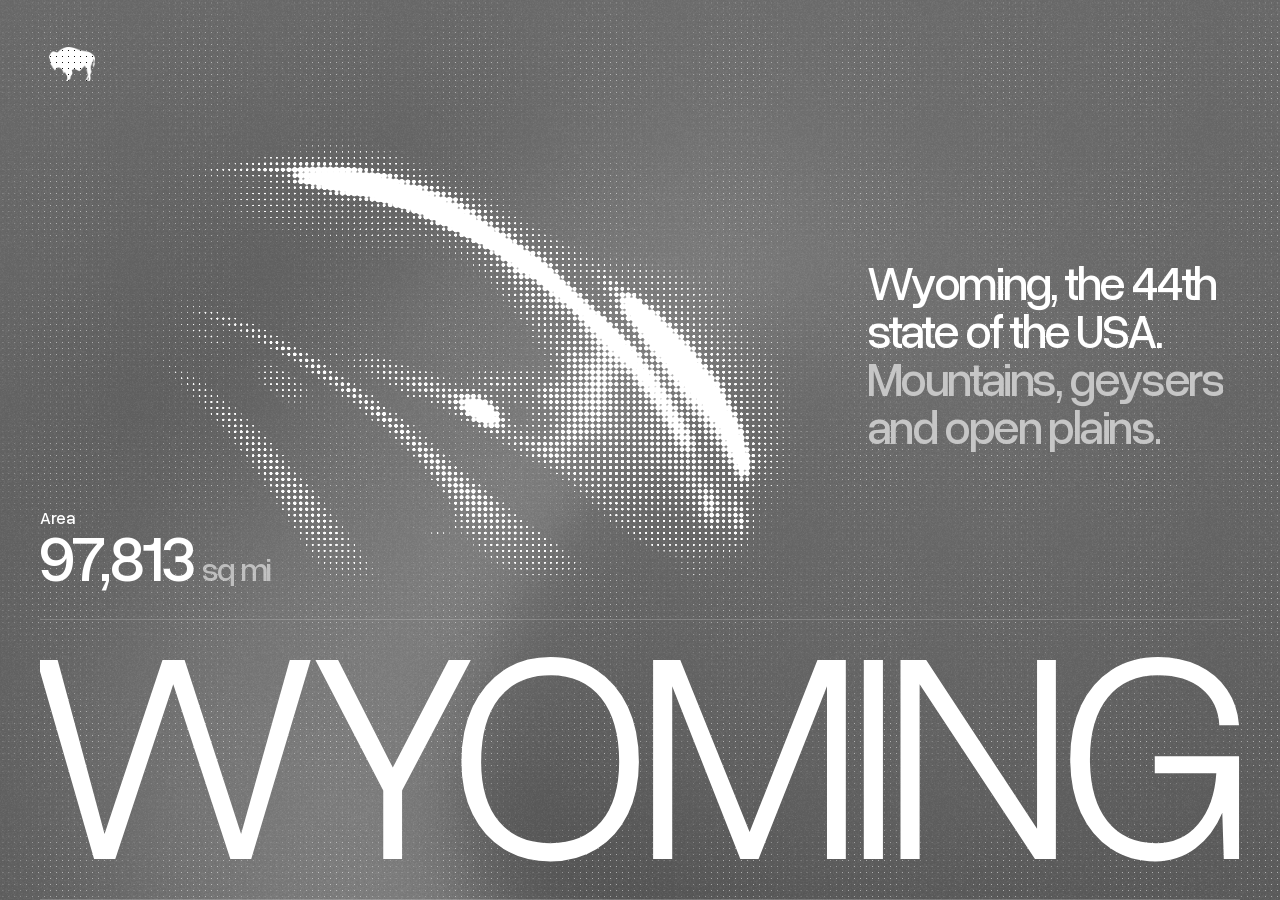
<file: en.html>
<!doctype html>
<html lang="en" class="no-js">
  <head>
    <meta charset="utf-8" />
    <meta
      name="viewport"
      content="width=device-width, initial-scale=1, viewport-fit=cover"
    />
    <!-- The mark in the tab: the SVG follows the browser's colour scheme
         (ink on light, white on dark); the ICO — listed first, with a size,
         so Chromium still prefers the SVG — is what Safari takes. -->
    <link rel="icon" href="./favicon.ico" sizes="32x32" />
    <link rel="icon" href="./favicon.svg" type="image/svg+xml" />
    <link rel="icon" href="./icons/app/favicon-96.png" type="image/png" sizes="96x96" />
    <link rel="apple-touch-icon" href="./icons/app/apple-touch-icon.png" sizes="180x180" />
    <link rel="mask-icon" href="./icons/app/safari-pinned-tab.svg" color="#1c1c1c" />
    <link rel="manifest" href="./site.webmanifest" />
    <meta name="application-name" content="Wyoming" />
    <meta name="apple-mobile-web-app-title" content="Wyoming" />
    <meta
      name="theme-color"
      content="#1c1c1c"
      media="(prefers-color-scheme: dark)"
    />
    <meta
      name="theme-color"
      content="#ffffff"
      media="(prefers-color-scheme: light)"
    />
    <link
      rel="preload"
      href="./fonts/SYBIOSME-Numerals-Copy-Book.woff2?v=005-proportional"
      as="font"
      type="font/woff2"
      crossorigin="anonymous"
    />
    <link
      rel="preload"
      href="./fonts/SYBIOSME-Numerals-Copy-Medium.woff2?v=005-proportional"
      as="font"
      type="font/woff2"
      crossorigin="anonymous"
    />

    <link
      rel="preload"
      href="./fonts/OverusedGrotesk-Book.woff2?v=004"
      as="font"
      type="font/woff2"
      crossorigin="anonymous"
    />
    <link
      rel="preload"
      href="./fonts/OverusedGrotesk-Medium.woff2?v=004"
      as="font"
      type="font/woff2"
      crossorigin="anonymous"
    />

    <script src="./boot.js"></script>

    <!--lus1s6--><!--[1--><link rel="canonical" href="https://www.sybiosme.com/en"/> <!--[--><link rel="alternate" hreflang="fr" href="https://www.sybiosme.com/fr"/><link rel="alternate" hreflang="en" href="https://www.sybiosme.com/en"/><!--]--> <link rel="alternate" hreflang="x-default" href="https://www.sybiosme.com/en"/><!--]--><!----><!--1uha8ag--><meta name="description" content="Wyoming, the 44th state of the USA: Rocky Mountains, Yellowstone, Devils Tower, the emigrant trails and the vote for women in 1869."/> <meta name="robots" content="index,follow,max-image-preview:large,max-snippet:-1,max-video-preview:-1"/> <meta property="og:type" content="website"/> <meta property="og:locale" content="en"/> <meta property="og:site_name" content="Wyoming"/> <meta property="og:url" content="https://www.sybiosme.com/en"/> <meta property="og:title" content="Wyoming | The 44th state"/> <meta property="og:description" content="Wyoming, the 44th state of the USA: Rocky Mountains, Yellowstone, Devils Tower, the emigrant trails and the vote for women in 1869."/> <meta property="og:image" content="https://www.sybiosme.com/media/og/sybiosme-en.jpg?v=20261007"/> <meta property="og:image:secure_url" content="https://www.sybiosme.com/media/og/sybiosme-en.jpg?v=20261007"/> <meta property="og:image:type" content="image/jpeg"/> <meta property="og:image:width" content="1200"/> <meta property="og:image:height" content="630"/> <meta property="og:image:alt" content="Wyoming | The 44th state"/> <meta name="twitter:card" content="summary_large_image"/> <meta name="twitter:title" content="Wyoming | The 44th state"/> <meta name="twitter:description" content="Wyoming, the 44th state of the USA: Rocky Mountains, Yellowstone, Devils Tower, the emigrant trails and the vote for women in 1869."/> <meta name="twitter:image" content="https://www.sybiosme.com/media/og/sybiosme-en.jpg?v=20261007"/> <meta name="twitter:image:alt" content="Wyoming | The 44th state"/> <!----><script type="application/ld+json">{"@context":"https://schema.org","@graph":[{"@type":"Organization","@id":"https://www.sybiosme.com/#organization","name":"SYBIOSME","legalName":"Adrien Robert EI","description":"SYBIOSME designs custom websites on a monthly subscription for businesses: a website live in 10 working days, then hosted, maintained and improved every month by a dedicated team, from Paris.","url":"https://www.sybiosme.com","logo":{"@type":"ImageObject","url":"https://www.sybiosme.com/icons/app/icon-512.png","width":512,"height":512},"email":"contact@sybiosme.com","telephone":"+33686009366","foundingDate":"2025-03-10","founder":[{"@id":"https://www.sybiosme.com/#adrien-robert"},{"@id":"https://www.sybiosme.com/#agathe-leduc"}],"iso6523Code":"0002:941780165","identifier":[{"@type":"PropertyValue","propertyID":"SIREN","value":"941780165"},{"@type":"PropertyValue","propertyID":"SIRET","value":"94178016500010"}],"address":{"@type":"PostalAddress","addressLocality":"Paris","addressCountry":"FR"},"contactPoint":{"@type":"ContactPoint","contactType":"customer service","email":"contact@sybiosme.com","telephone":"+33686009366","availableLanguage":["fr","en"],"areaServed":["FR","BE","CH","LU","GB","US","CA","AU"]},"knowsAbout":["Website design and development","Website subscription","Search engine optimisation (SEO)","Visibility in AI answer engines (GEO)","Brand Identity"],"sameAs":["https://www.linkedin.com/company/sybiosme/","https://fr.trustpilot.com/review/sybiosme.com","https://www.awwwards.com/SYBIOSME/","https://me.muz.li/sybiosme","https://clutch.co/profile/sybiosme","https://www.jesuisnumerique.fr/profil/35032","https://land-book.com/sybiosme","https://www.lafabriquedunet.fr/agences/agence/sybiosme","https://www.sortlist.com/agency/sybiosme"]},{"@type":"Person","@id":"https://www.sybiosme.com/#adrien-robert","name":"Adrien Robert","jobTitle":"Co-founder","image":"https://www.sybiosme.com/media/team/adrien.webp","sameAs":["https://www.linkedin.com/in/adrien-ro/"],"worksFor":{"@id":"https://www.sybiosme.com/#organization"}},{"@type":"Person","@id":"https://www.sybiosme.com/#agathe-leduc","name":"Agathe Leduc","jobTitle":"Co-founder","image":"https://www.sybiosme.com/media/team/agathe.webp","sameAs":["https://www.linkedin.com/in/agatheleduc-graphiste/"],"worksFor":{"@id":"https://www.sybiosme.com/#organization"}},{"@type":"WebSite","@id":"https://www.sybiosme.com/#website","url":"https://www.sybiosme.com","name":"SYBIOSME","description":"The official website of SYBIOSME, custom website design on a monthly subscription, based in Paris.","inLanguage":"en","publisher":{"@id":"https://www.sybiosme.com/#organization"}},{"@type":"WebPage","@id":"https://www.sybiosme.com/en#webpage","url":"https://www.sybiosme.com/en","name":"Custom Website Design Subscription | SYBIOSME","description":"A custom website, live in 10 days with no setup fees. Our team provides ongoing support from €89/month. You own your site from month 13.","inLanguage":"en","isPartOf":{"@id":"https://www.sybiosme.com/#website"},"about":{"@id":"https://www.sybiosme.com/#organization"},"primaryImageOfPage":{"@type":"ImageObject","url":"https://www.sybiosme.com/media/og/sybiosme-en.jpg?v=20261007","width":1200,"height":630}},{"@type":"ProfessionalService","@id":"https://www.sybiosme.com/#service","name":"SYBIOSME","description":"A custom website, live in 10 days with no setup fees. Our team provides ongoing support from €89/month. You own your site from month 13.","url":"https://www.sybiosme.com/en","image":"https://www.sybiosme.com/media/og/sybiosme-en.jpg?v=20261007","email":"contact@sybiosme.com","telephone":"+33686009366","areaServed":["FR","BE","CH","LU","GB","US","CA","AU"],"inLanguage":"en","address":{"@type":"PostalAddress","addressLocality":"Paris","addressCountry":"FR"},"parentOrganization":{"@id":"https://www.sybiosme.com/#organization"},"hasOfferCatalog":{"@type":"OfferCatalog","name":"Subscriptions","itemListElement":[{"@type":"Offer","name":"Presence","description":"A professional website to showcase your business and inspire trust.","price":89,"priceCurrency":"EUR","priceSpecification":{"@type":"UnitPriceSpecification","price":89,"priceCurrency":"EUR","billingDuration":1,"billingIncrement":1,"unitCode":"MON"},"url":"https://www.sybiosme.com/en#pricing"},{"@type":"Offer","name":"Growth","description":"A website designed to boost your visibility and attract new customers.","price":189,"priceCurrency":"EUR","priceSpecification":{"@type":"UnitPriceSpecification","price":189,"priceCurrency":"EUR","billingDuration":1,"billingIncrement":1,"unitCode":"MON"},"url":"https://www.sybiosme.com/en#pricing"},{"@type":"Offer","name":"Partner","description":"Your digital team to keep improving your website and marketing activities.","price":390,"priceCurrency":"EUR","priceSpecification":{"@type":"UnitPriceSpecification","price":390,"priceCurrency":"EUR","billingDuration":1,"billingIncrement":1,"unitCode":"MON"},"url":"https://www.sybiosme.com/en#pricing"},{"@type":"Offer","name":"Brand Identity","description":"A consistent, recognisable identity, created for your brand.","price":79,"priceCurrency":"EUR","url":"https://www.sybiosme.com/en#options"},{"@type":"Offer","name":"Local Google Visibility","description":"Be visible on Google Maps when customers search near you.","price":39,"priceCurrency":"EUR","url":"https://www.sybiosme.com/en#options"},{"@type":"Offer","name":"Multilingual Website","description":"Your website and its improvements in several languages, without managing everything twice.","price":29,"priceCurrency":"EUR","url":"https://www.sybiosme.com/en#options"}]}},{"@type":"FAQPage","@id":"https://www.sybiosme.com/en#faq","inLanguage":"en","mainEntity":[{"@type":"Question","name":"What is SYBIOSME?","acceptedAnswer":{"@type":"Answer","text":"SYBIOSME combines custom website design with ongoing digital support in one monthly subscription. Our plans are designed for small and medium-sized businesses, freelancers and professional practices. We build your website, then take care of hosting, maintenance and the improvements included in your plan. You get a website and a team behind it, with no separate design or setup fees."}},{"@type":"Question","name":"Why choose a website subscription instead of a one-time project?","acceptedAnswer":{"@type":"Answer","text":"With SYBIOSME, your budget supports what your website can do for your business, not just the work it takes to launch it. Design and development are included in your subscription, and our work continues after launch. Depending on your plan, we review how people use your site, identify where it can improve and make those changes. The goal is a website that remains useful to your business, rather than one that is launched and left untouched."}},{"@type":"Question","name":"How much does a website from SYBIOSME cost?","acceptedAnswer":{"@type":"Answer","text":"Plans start at €89/month, with website design, development and launch included. There are no separate design or setup fees. Your first monthly payment is taken when you sign up.\n\nAny add-ons you choose are charged on top of your plan. SYBIOSME does not currently charge VAT under Article 293 B of the French General Tax Code."}},{"@type":"Question","name":"What’s the difference between Presence, Growth and Partner?","acceptedAnswer":{"@type":"Answer","text":"Every plan includes a custom-built website, launch, a domain name, hosting and maintenance.\n\nPresence, €89/month, gives you a professional website to showcase your business, essential website analytics and 1 website improvement per month.\n\nGrowth, €189/month, adds SEO and AI search visibility, conversion tracking, marketing integrations, performance analysis and recommendations, with 2 website improvements per month.\n\nPartner, €390/month, includes everything in Growth, with 4 website improvements per month, plus campaign landing pages, conversion optimization, automations and priority support."}},{"@type":"Question","name":"Can I cancel my subscription at any time?","acceptedAnswer":{"@type":"Answer","text":"Yes. There’s no minimum subscription term. You can cancel through your client portal or by emailing contact@sybiosme.com.\n\nCancellation takes effect at the end of the monthly billing period you’ve already paid for, which may not be the end of the calendar month. Your service continues until that date, then recurring payments stop. The 12-payment requirement relates to ownership of your website, not a minimum subscription period."}},{"@type":"Question","name":"Who owns my website?","acceptedAnswer":{"@type":"Answer","text":"Your website becomes yours at the start of month 13, provided your first 12 monthly payments have been made. Ownership of the work we create for your project transfers to you at no extra charge.\n\nOnce ownership has transferred, you can request the source code, media assets and design files. We provide them within 15 business days. Third-party assets remain subject to their licensing terms. Your domain name and any content you provide belong to you from the start."}},{"@type":"Question","name":"What happens to my website if I cancel before 12 months?","acceptedAnswer":{"@type":"Answer","text":"If you cancel before making 12 monthly payments, you have two options:\n\nLeave without taking ownership. You don’t pay the remaining monthly fees. Your website goes offline at the end of your paid billing period, and the site files and work created by SYBIOSME are not transferred to you.\nKeep your website. You pay the remaining monthly fees needed to reach 12 payments, calculated at your latest monthly rate, including your plan and add-ons. We then transfer ownership of the website and hand over its files.\n\nFor example, after five monthly payments on the €89 Presence plan with no add-ons, the cost to take ownership is €623: 7 × €89.\n\nEither way, your domain remains yours, and you can retrieve any content you supplied. If you don’t choose to take ownership before the end of your paid billing period, the website will not be transferred."}},{"@type":"Question","name":"What happens after the first 12 months?","acceptedAnswer":{"@type":"Answer","text":"The transfer of ownership does not end your subscription. You can stay with SYBIOSME for the hosting, maintenance and ongoing support included in your plan.\n\nYou can also cancel and manage the website yourself or work with another provider. To keep it online independently of SYBIOSME, you’ll need to arrange hosting, domain renewal and maintenance."}},{"@type":"Question","name":"Can you redesign my existing website?","acceptedAnswer":{"@type":"Answer","text":"Yes. SYBIOSME builds new websites and redesigns existing ones. We look at your business, your goals and your current site to decide what to keep, improve or rethink. You can keep your existing domain name."}},{"@type":"Question","name":"How does the website design process work?","acceptedAnswer":{"@type":"Answer","text":"After signing up, you complete a questionnaire that takes around 5 minutes. You share the essentials about your business, your goals, your design preferences and any content you already have.\n\nWe then present a polished first design for you to review. You can give feedback on something tangible without having to manage the design process yourself. We refine it with you, then handle development, testing and launch."}},{"@type":"Question","name":"How soon will my website go live?","acceptedAnswer":{"@type":"Answer","text":"Your website goes live within 10 business days, counted from the first business day after we receive your completed questionnaire. Time spent waiting for your feedback, content, access details or approval is excluded from this timeframe.\n\nIf your domain is unavailable for reasons beyond SYBIOSME’s control, publishing your website at a temporary address counts as going live for the purposes of this deadline, as set out in our Terms and Conditions."}},{"@type":"Question","name":"What if the first design isn’t what I had in mind?","acceptedAnswer":{"@type":"Answer","text":"The first design is a starting point for discussion, not a final decision. Tell us what feels right and what needs to change. We’ll work through your feedback and refine the design before finalizing your website. You guide the direction without having to design it yourself."}},{"@type":"Question","name":"What happens if my website launches late?","acceptedAnswer":{"@type":"Answer","text":"If SYBIOSME misses the delivery deadline set out in our Terms and Conditions, the full monthly fee for the affected billing period is refunded. If the delay continues into another monthly billing period, that period is refunded too.\n\nRefunds are issued automatically within 14 days, according to the schedule set out in our Terms and Conditions, while work on your website continues. The guarantee does not cover delays while we’re waiting for input from you, or force majeure events. Refunded months still count toward the transfer of ownership."}},{"@type":"Question","name":"Can I keep my existing domain name?","acceptedAnswer":{"@type":"Answer","text":"Yes. Your domain remains yours. You simply provide the access details we need to connect it to your new website.\n\nIf you don’t have one yet, your subscription includes an available domain name with a common extension at the standard rate, plus renewals throughout your subscription. Any extra cost for a premium domain requires your approval first.\n\nWhen you leave, we provide the domain access details and transfer code. You then become responsible for its renewal."}},{"@type":"Question","name":"Do I need to manage the website after launch?","acceptedAnswer":{"@type":"Answer","text":"No. SYBIOSME takes care of your domain, hosting and technical maintenance throughout your subscription. We also carry out the improvements included in your plan. You tell us what you need through the communication channel of your choice and stay in control of your content and the changes made to your site."}},{"@type":"Question","name":"What counts as a monthly website improvement?","acceptedAnswer":{"@type":"Answer","text":"A website improvement is a focused change to your site after launch. It could involve updating content, reworking a section, improving how visitors move through your site or integrating a tool.\n\nPresence includes 1 improvement per month, Growth 2 and Partner 4. Larger requests may be split into several improvements, with your agreement. Fixes for issues caused by SYBIOSME do not count toward your monthly allowance."}},{"@type":"Question","name":"Do unused website improvements roll over?","acceptedAnswer":{"@type":"Answer","text":"No. Your allowance applies to the current monthly billing period, and unused improvements do not carry over. Hosting and maintenance continue as usual, even in months when you don’t request any changes."}},{"@type":"Question","name":"How do I track progress and contact the team?","acceptedAnswer":{"@type":"Answer","text":"You can track your project and manage your subscription through your client portal. To talk to the team and send your improvement requests, you use the communication channel of your choice.\n\nOur support team responds within 48 business hours, with priority handling for the Partner plan. This is our response time, not a guarantee that the work will be completed within the same period."}},{"@type":"Question","name":"Will my website be optimized for Google and AI search?","acceptedAnswer":{"@type":"Answer","text":"The Growth and Partner plans include search engine optimization (SEO) and work to improve your visibility in AI-generated search answers, often called generative engine optimization (GEO). We work on your website’s structure, content and technical foundations to help search engines and AI tools find your pages and understand your business.\n\nThe aim is to improve your visibility. We do not guarantee a particular Google ranking, a citation in an AI-generated answer or a specific number of visits or sales."}},{"@type":"Question","name":"Who is responsible for visitor data and legal content?","acceptedAnswer":{"@type":"Answer","text":"You remain responsible for the personal data collected through your website. SYBIOSME processes that data on your behalf, following your instructions and the confidentiality and security commitments set out in our Terms and Conditions.\n\nYour website’s legal notice, privacy policy and any terms of sale required for your business remain your responsibility. We add these documents to your site on request, but we do not provide legal review."}},{"@type":"Question","name":"What’s included in the Brand Identity add-on?","acceptedAnswer":{"@type":"Answer","text":"We create a visual identity for your business, including a logo, color palette, font selection and a set of graphic assets.\n\nThe add-on costs €79/month, on top of your plan, for a maximum of 12 monthly payments. After the twelfth payment, the charge is removed automatically."}},{"@type":"Question","name":"What’s included in the Local Google Visibility add-on?","acceptedAnswer":{"@type":"Answer","text":"For €39/month on top of your plan, we optimize your Google Business Profile and your presence on Google Maps, make regular updates and track performance.\n\nThe aim is to help nearby customers find your business when they search for the services you offer."}},{"@type":"Question","name":"How much does a multilingual website cost?","acceptedAnswer":{"@type":"Answer","text":"The Multilingual add-on costs €29/month per additional language, on top of your plan. We create and maintain the additional language versions of your site, including ongoing updates, within the same project. You can reach customers in different languages without managing separate websites."}}]}]}</script><!----><!----><title>Wyoming | The 44th state</title>
		<style>.number-ticker.svelte-1qttx84{position:relative;display:inline-block;vertical-align:baseline;white-space:pre;text-align:start;text-box-trim:inherit;text-box-edge:inherit}[data-ticker-source].svelte-1qttx84{white-space:pre}.number-ticker.svelte-1qttx84[data-ticking]>[data-ticker-source]:where(.svelte-1qttx84){opacity:0}.number-ticker.svelte-1qttx84 [data-ticker-visual]{position:absolute;inset:-.15em -.25em;display:none;pointer-events:none;user-select:none;overflow:clip;mask-image:linear-gradient(transparent,#000 12%,#000 88%,transparent)}.number-ticker.svelte-1qttx84 [data-ticker-glyph]{position:absolute;inset:0 auto auto 0;white-space:pre}@media(prefers-reduced-motion:reduce),print{.number-ticker.svelte-1qttx84{width:auto!important}.number-ticker.svelte-1qttx84[data-ticking]>[data-ticker-source]:where(.svelte-1qttx84){opacity:1!important}.number-ticker.svelte-1qttx84 [data-ticker-visual]{display:none!important}}

.check-icon.svelte-oxbvp4{display:block;width:var(--size-check);height:auto;flex:none}.check-icon[data-align=text].svelte-oxbvp4{margin-block-start:0}.check-icon[data-align=center].svelte-oxbvp4{width:1rem}

.disclosure-icon.svelte-x50s6b{position:relative;display:block;flex:none;width:24px;height:24px}.disclosure-icon.svelte-x50s6b span:where(.svelte-x50s6b){position:absolute;inset:0;background:currentColor;transition:opacity .2s var(--ease-out),translate .2s var(--ease-out)}.down.svelte-x50s6b{mask: url(./icons/ui/icon-arrow-down.svg) center / contain no-repeat}.up.svelte-x50s6b{mask: url(./icons/ui/icon-arrow-up.svg) center / contain no-repeat;opacity:0;translate:0 3px}.open.svelte-x50s6b .down:where(.svelte-x50s6b){opacity:0;translate:0 -3px}.open.svelte-x50s6b .up:where(.svelte-x50s6b){opacity:1;translate:0 0}@media(prefers-reduced-motion:reduce){.disclosure-icon.svelte-x50s6b span:where(.svelte-x50s6b){transition:none;translate:none}}

.tuner.svelte-9ug1ru{position:fixed;z-index:100;inset-block:auto 1rem;inset-inline:auto 1rem;display:flex;max-block-size:min(38rem,calc(100vh - 2rem));inline-size:24rem;max-inline-size:calc(100vw - 2rem);flex-direction:column;border-radius:.625rem;background:#131313;box-shadow:0 0 0 1px #2e2e2e,0 1.5rem 3rem #00000073;color:#e8e8e8;color-scheme:dark;font-family:ui-monospace,SFMono-Regular,Menlo,monospace;font-size:11px;line-height:1.4;font-variant-numeric:tabular-nums}.tuner.wide.svelte-9ug1ru{inline-size:62rem;max-block-size:calc(100vh - 2rem)}header.svelte-9ug1ru{display:flex;align-items:center;gap:.5rem;padding:.5rem .5rem .5rem .75rem;border-block-end:1px solid #262626}.views.svelte-9ug1ru{display:inline-flex;gap:.15rem;margin-inline-start:.25rem}.views.svelte-9ug1ru button:where(.svelte-9ug1ru){border:1px solid transparent;border-radius:.25rem;background:none;color:#8a8a8a;cursor:pointer;font:inherit;padding:.2rem .45rem}.views.svelte-9ug1ru button:where(.svelte-9ug1ru):hover{color:#fff}.views.svelte-9ug1ru button.current:where(.svelte-9ug1ru){border-color:#2f2f2f;background:#1c1c1c;color:#fff}header.svelte-9ug1ru strong:where(.svelte-9ug1ru){font-weight:600;letter-spacing:.04em;text-transform:uppercase}.notice.svelte-9ug1ru{flex:1;color:#ff4a1c;text-align:end}header.svelte-9ug1ru button:where(.svelte-9ug1ru){border:0;background:none;color:#8a8a8a;cursor:pointer;font:inherit;padding:.25rem .4rem}header.svelte-9ug1ru button:where(.svelte-9ug1ru):hover{color:#fff}.body.svelte-9ug1ru{overflow-y:auto;overscroll-behavior:contain;padding:.5rem .75rem .75rem}h2.svelte-9ug1ru{display:flex;flex-wrap:wrap;gap:0 .5rem;margin-block:.5rem .25rem;font-size:11px;font-weight:600}h2.svelte-9ug1ru em:where(.svelte-9ug1ru){color:#7d7d7d;font-style:normal}details.svelte-9ug1ru{border-block-start:1px solid #222;padding-block:.25rem}summary.svelte-9ug1ru{color:#8a8a8a;cursor:pointer;list-style:none;padding-block:.2rem}summary.svelte-9ug1ru::-webkit-details-marker{display:none}summary.svelte-9ug1ru:before{content:"▸ "}details[open].svelte-9ug1ru>summary:where(.svelte-9ug1ru):before{content:"▾ "}.row.svelte-9ug1ru{display:grid;grid-template-columns:9rem minmax(0,1fr) 4.5rem;align-items:center;gap:.4rem;padding-block:.15rem}.name.svelte-9ug1ru{border:0;background:none;color:#9d9d9d;cursor:pointer;font:inherit;line-height:1.25;padding:0;text-align:start;overflow-wrap:anywhere}.unit.svelte-9ug1ru{display:block;color:#6a6a6a;font-size:10px;margin-block-start:.1rem}.row.note.svelte-9ug1ru{padding-block:.25rem .35rem}.row.note.svelte-9ug1ru .name:where(.svelte-9ug1ru){color:#6f6f6f;cursor:default}.said.svelte-9ug1ru{grid-column:2 / -1;color:#d0d0d0;font-variant-numeric:tabular-nums;line-height:1.35;overflow-wrap:anywhere}.modes.svelte-9ug1ru{grid-column:2 / -1;display:flex;gap:.2rem}.mode.svelte-9ug1ru{flex:1;min-inline-size:0;border:1px solid #2b2b2b;border-radius:.2rem;background:#1c1c1c;color:#9d9d9d;cursor:pointer;font:inherit;padding:.2rem .3rem;overflow-wrap:anywhere}.mode.svelte-9ug1ru:hover{color:#fff}.mode.on.svelte-9ug1ru{border-color:#ff4a1c;background:#261a16;color:#fff}.row.moved.svelte-9ug1ru .name:where(.svelte-9ug1ru){color:#fff}.row.moved.svelte-9ug1ru .name:where(.svelte-9ug1ru):before{content:"• ";color:#ff4a1c}input[type=range].svelte-9ug1ru{inline-size:100%;accent-color:#ff4a1c;min-inline-size:0}input[type=color].svelte-9ug1ru{block-size:1.25rem;inline-size:100%;border:1px solid #333;border-radius:.2rem;background:none;cursor:pointer;padding:0}.figure.svelte-9ug1ru{border:1px solid #2b2b2b;border-radius:.2rem;background:#1c1c1c;color:#e8e8e8;font:inherit;inline-size:100%;padding:.15rem .25rem;text-align:end}.figure.hex.svelte-9ug1ru{text-align:center;text-transform:lowercase}.figure.svelte-9ug1ru:focus-visible,input.svelte-9ug1ru:focus-visible{outline:1px solid #ff4a1c;outline-offset:1px}footer.svelte-9ug1ru{display:flex;flex-wrap:wrap;gap:.3rem;padding-block-start:.5rem}footer.svelte-9ug1ru button:where(.svelte-9ug1ru){border:1px solid #2f2f2f;border-radius:.25rem;background:#1c1c1c;color:#cfcfcf;cursor:pointer;font:inherit;padding:.25rem .45rem}footer.svelte-9ug1ru button:where(.svelte-9ug1ru):hover{border-color:#4a4a4a;color:#fff}.hint.svelte-9ug1ru{margin-block-start:.75rem;color:#6a6a6a}.link.svelte-9ug1ru{border:0;background:none;color:#8a8a8a;cursor:pointer;font:inherit;padding:0;text-decoration:underline}

.field-error.svelte-daz7n3{padding:6px 12px 0;line-height:1.4}.field-copy.svelte-daz7n3{display:flex;min-width:0;flex-direction:column;gap:0}.field-copy.svelte-daz7n3:only-child{grid-column:1 / -1}.field-label.svelte-daz7n3{font-size:var(--text-body);font-weight:500;line-height:1.25;letter-spacing:var(--tracking-copy);color:var(--color-ink);transition:font-size .18s ease,color .18s ease}.field-control.svelte-daz7n3{padding:0;min-height:1.25em;font-size:var(--text-body);font-weight:500;line-height:1.25;letter-spacing:var(--tracking-copy);color:var(--color-ink)}.field-control.svelte-daz7n3::placeholder{font-size:var(--text-caption);font-weight:500;color:var(--color-ink-soft);opacity:1;transition:font-size .18s ease,color .18s ease,font-weight .18s ease}.field-shell.svelte-daz7n3:is(:where(.svelte-daz7n3):focus-within,[data-filled]:where(.svelte-daz7n3),[data-invalid]:where(.svelte-daz7n3)) .field-label:where(.svelte-daz7n3){font-size:var(--text-caption);color:var(--color-ink-soft)}.field-shell.svelte-daz7n3:focus-within .field-control:where(.svelte-daz7n3)::placeholder{font-size:var(--text-body);font-weight:500;color:var(--color-ink)}.field-status.svelte-daz7n3{display:grid;width:1.25rem;height:1.25rem;place-items:center}@media(prefers-reduced-motion:reduce){.field-label.svelte-daz7n3,.field-control.svelte-daz7n3::placeholder{transition:none}}

[data-toggle].svelte-km5m9b{display:inline-flex;flex:none;width:60px;height:32px}.self.svelte-km5m9b{position:relative}input.svelte-km5m9b{position:absolute;z-index:2;inset:0;width:100%;height:100%;margin:0;opacity:0;cursor:pointer}.self.svelte-km5m9b>input:where(.svelte-km5m9b){top:50%;min-height:44px;transform:translateY(-50%)}.toggle-track.svelte-km5m9b{display:flex;width:100%;height:100%;padding:1px;border:1px solid var(--color-ring);border-radius:16px;background:var(--color-field);transition:background-color var(--dur-base) var(--ease-swift),border-color var(--dur-base) var(--ease-swift)}.toggle-thumb.svelte-km5m9b{width:28px;height:28px;border:1px solid var(--color-ring);border-radius:50%;background:var(--color-panel);transform:translate(0);transition:transform 286ms var(--ease-swift)}input.svelte-km5m9b:checked+.toggle-track:where(.svelte-km5m9b){background:var(--color-brand-ink)}input.svelte-km5m9b:checked+.toggle-track:where(.svelte-km5m9b) .toggle-thumb:where(.svelte-km5m9b){transform:translate(28px)}input.svelte-km5m9b:focus-visible+.toggle-track:where(.svelte-km5m9b){outline:2px solid var(--color-focus);outline-offset:3px}[data-nudging].svelte-km5m9b input:where(.svelte-km5m9b):not(:checked)+.toggle-track:where(.svelte-km5m9b) .toggle-thumb:where(.svelte-km5m9b){transform:translate(14px);transition-duration:234ms}[data-locked].svelte-km5m9b input:where(.svelte-km5m9b):checked+.toggle-track:where(.svelte-km5m9b) .toggle-thumb:where(.svelte-km5m9b){transform:translate(20px);transition-duration:.18s}@media(prefers-reduced-motion:reduce){.toggle-track.svelte-km5m9b,.toggle-thumb.svelte-km5m9b{transition:none}}

.height-shell.svelte-1th2naw,.height-content.svelte-1th2naw{display:flow-root;min-width:0}.height-shell[data-open=false].svelte-1th2naw{height:0;overflow-x:visible;overflow-y:clip}.height-shell[data-open=false].svelte-1th2naw:not([data-height-moving]){visibility:hidden}.height-shell.svelte-1th2naw[data-height-moving]{overflow-x:visible;overflow-y:clip;overflow-anchor:none}@media(prefers-reduced-motion:reduce){.height-shell[data-open=true].svelte-1th2naw{height:auto!important}.height-shell[data-open=false].svelte-1th2naw{height:0!important}.height-content.svelte-1th2naw{transform:none!important;opacity:1!important}}

.radio-mark.svelte-m43rdx{display:grid;place-items:center;flex:none;width:20px;height:20px;border:1.5px solid var(--radio-border, var(--color-ring));border-radius:50%;background:var(--color-panel);transition:border-color var(--dur-fast) ease}.radio-mark.svelte-m43rdx>span:where(.svelte-m43rdx){width:8px;height:8px;border-radius:50%;background:currentColor;opacity:0;transform:scale(.5);transition:opacity var(--dur-fast) ease,transform var(--dur-base) var(--ease-swift)}[data-checked].svelte-m43rdx{border-color:currentColor}[data-checked].svelte-m43rdx>span:where(.svelte-m43rdx){opacity:1;transform:scale(1)}

.message-form.svelte-3o05hx{display:grid;gap:12px;min-width:0}.message-form.svelte-3o05hx .field-shell{margin-inline:calc(-1 * var(--spacing-field-x))}.message-form.svelte-3o05hx p:where(.svelte-3o05hx){line-height:1.4;margin-block:4px}.message-form.svelte-3o05hx .action-button{justify-self:stretch;width:100%;max-width:100%;margin-top:8px}.message-success.svelte-3o05hx{display:flex;align-items:flex-start;gap:12px;line-height:1.4}.message-trap.svelte-3o05hx{position:absolute;width:1px;height:1px;overflow:hidden;clip-path:inset(50%)}.contact-accordion.svelte-6cw36q{width:100%;min-width:0}.contact-call.svelte-6cw36q{padding-bottom:var(--contact-call-gap, 24px)}.contact-option.svelte-6cw36q{border-top:1px solid var(--color-rule)}.accordion-trigger.svelte-6cw36q{display:flex;align-items:center;justify-content:space-between;gap:16px;width:100%;min-height:64px;text-align:left;cursor:pointer;line-height:1.3}.accordion-content.svelte-6cw36q{display:grid;justify-items:start;gap:20px;padding-bottom:24px}.accordion-content.svelte-6cw36q form{width:100%}
</style>
		<link href="./_app/immutable/assets/Button.Bp26Pauk.css" rel="stylesheet" disabled media="(max-width: 0)">
		<link href="./_app/immutable/assets/CheckIcon.Bqr1wAuf.css" rel="stylesheet" disabled media="(max-width: 0)">
		<link href="./_app/immutable/assets/DisclosureIcon.CSNehzIT.css" rel="stylesheet" disabled media="(max-width: 0)">
		<link href="./_app/immutable/assets/Footer.k2j8E_Ug.css" rel="stylesheet">
		<link href="./_app/immutable/assets/0.Z8UYVNhy.css" rel="stylesheet">
		<link href="./_app/immutable/assets/ControlPanel.D4vHk13F.css" rel="stylesheet" disabled media="(max-width: 0)">
		<link href="./_app/immutable/assets/Field.CNeaWSWb.css" rel="stylesheet" disabled media="(max-width: 0)">
		<link href="./_app/immutable/assets/Toggle.CQi_BbkY.css" rel="stylesheet" disabled media="(max-width: 0)">
		<link href="./_app/immutable/assets/Height.DZOUND8x.css" rel="stylesheet" disabled media="(max-width: 0)">
		<link href="./_app/immutable/assets/RadioMark.CyfJ_GK9.css" rel="stylesheet" disabled media="(max-width: 0)">
		<link href="./_app/immutable/assets/ContactAccordion.BL9iYlVt.css" rel="stylesheet" disabled media="(max-width: 0)">
		<link href="./_app/immutable/assets/11.BnGDFmJ2.css" rel="stylesheet">
  <link rel="preload" href="./wy/wyoming-bison.webp" as="image" />
<script>window.__wyBison=new Image();window.__wyBison.src="./wy/wyoming-bison.webp";</script>
<link rel="stylesheet" href="./wy/wy.css" />
</head>
  <!-- No preload attribute on the body: SvelteKit would register a `touchstart`
       listener on it, and one touch listener makes WebKit walk the whole render
       tree for touch regions after every layout. The portal opts in below. -->
  <body>
    <div style="display: contents"><!--[--><!--[0--><!--[--><!----> <!----> <!--[-1--><div data-scroller="" tabindex="-1"><div data-scroller-content=""><div class="pointer-events-none absolute inset-x-0 top-0 z-0 h-0" aria-hidden="true"><div class="absolute inset-x-0 top-0 svelte-1b3ssdi" data-ground-track=""><div class="sticky top-0 svelte-1b3ssdi" data-ground-shell=""><div data-ground-mirror="" class="svelte-1b3ssdi"><div class="h-(--lvh) contain-strict"><!----><canvas class="block size-full" data-ground-canvas=""></canvas><!----></div></div></div></div></div><!----> <a class="skip-link text-body" href="#main">Skip to content</a> <header class="site-header svelte-hv3zzy" aria-label="Site header"><a class="header-brand svelte-hv3zzy" href="/en#top" aria-label="Wyoming — home"><span class="header-logo svelte-hv3zzy" aria-hidden="true"><svg class="h-logo w-auto " viewBox="0 0 56.9 47.9" role="presentation" aria-hidden="true" focusable="false" xmlns="http://www.w3.org/2000/svg"><path fill="currentColor" d="M13.8 0.0L42.9 0.0Q44.5 0.0 45.6 1.2L45.8 1.3Q46.9 2.5 47.3 4.1L47.7 5.9Q48.1 7.5 49.5 8.4L50.0 8.7Q51.4 9.6 53.0 9.9L53.0 9.9Q54.6 10.1 55.7 11.3L55.8 11.3Q56.9 12.5 56.6 14.1L56.2 15.8Q55.9 17.4 54.4 17.9L52.6 18.5Q51.1 19.0 49.8 18.1L49.4 17.8Q48.1 16.9 47.7 15.3L47.3 13.4Q46.9 11.9 45.6 11.0L44.9 10.5Q43.6 9.6 42.0 9.6L15.1 9.5Q13.5 9.5 12.2 10.4L11.2 11.2Q9.9 12.1 9.9 13.7L9.9 15.0Q9.9 16.6 11.1 17.7L11.3 17.9Q12.5 19.0 14.1 19.0L41.9 19.1Q43.5 19.1 44.8 20.0L45.3 20.4Q46.6 21.2 47.2 22.7L48.7 26.4Q49.2 27.9 50.8 28.4L54.7 29.8Q55.6 30.1 56.2 30.9L56.2 30.9Q56.9 31.8 56.9 32.8L56.9 33.9Q56.9 35.5 55.7 36.5L55.3 36.8Q54.1 37.9 52.6 38.3L50.7 38.8Q49.1 39.2 48.6 40.7L47.3 44.2Q46.8 45.6 45.7 46.8L45.7 46.8Q44.6 47.9 43.1 47.9L14.0 47.9Q12.4 47.9 11.3 46.7L11.1 46.5Q10.0 45.4 9.6 43.8L9.1 41.9Q8.8 40.4 7.4 39.5L6.8 39.1Q5.5 38.2 3.9 38.0L3.8 38.0Q2.2 37.8 1.1 36.6L1.1 36.5Q0.0 35.4 0.3 33.8L0.7 32.1Q1.0 30.5 2.5 30.0L4.2 29.4Q5.8 28.9 7.1 29.8L7.4 30.1Q8.8 31.0 9.2 32.5L9.8 34.8Q10.2 36.4 11.6 37.2L11.9 37.4Q13.2 38.2 14.8 38.3L41.8 38.4Q43.4 38.4 44.7 37.4L45.7 36.7Q47.0 35.8 47.0 34.1L47.0 32.9Q47.0 31.2 45.8 30.2L45.6 29.9Q44.4 28.9 42.8 28.9L15.0 28.8Q13.4 28.8 12.1 27.9L11.6 27.5Q10.2 26.6 9.7 25.1L8.2 21.5Q7.6 20.0 6.1 19.5L2.2 18.1Q1.2 17.8 0.6 16.9L0.6 16.9Q0.0 16.1 0.0 15.1L0.0 14.0Q0.0 12.4 1.2 11.3L1.5 11.0Q2.8 10.0 4.3 9.6L6.1 9.1Q7.6 8.8 8.2 7.3L9.6 3.7Q10.1 2.2 11.2 1.1L11.2 1.1Q12.2 0.0 13.8 0.0Z"></path></svg><!----></span></a> <!--$s1--><div class="header-toolbar svelte-1mok3ed" role="presentation"><div class="header-actions svelte-1mok3ed"><a class="header-control header-action contact-trigger svelte-1mok3ed" data-header-item="contact" draggable="false" href="/en/book" aria-label="Questions"><span class="header-surface svelte-1mok3ed"><span class="action-glyph svelte-1mok3ed"><span class="header-icon svelte-54m5pr" aria-hidden="true"><!--[-1--><svg viewBox="0 0 24 24" fill="currentColor" aria-hidden="true" focusable="false"><!--[--><path d="M17 2H7C4.24 2 2 4.23 2 6.98V12.96V13.96C2 16.71 4.24 18.94 7 18.94H8.5C8.77 18.94 9.13 19.12 9.3 19.34L10.8 21.33C11.46 22.21 12.54 22.21 13.2 21.33L14.7 19.34C14.89 19.09 15.19 18.94 15.5 18.94H17C19.76 18.94 22 16.71 22 13.96V6.98C22 4.23 19.76 2 17 2ZM8 12C7.44 12 7 11.55 7 11C7 10.45 7.45 10 8 10C8.55 10 9 10.45 9 11C9 11.55 8.56 12 8 12ZM12 12C11.44 12 11 11.55 11 11C11 10.45 11.45 10 12 10C12.55 10 13 10.45 13 11C13 11.55 12.56 12 12 12ZM16 12C15.44 12 15 11.55 15 11C15 10.45 15.45 10 16 10C16.55 10 17 10.45 17 11C17 11.55 16.56 12 16 12Z"></path><!--]--></svg><!--]--></span><!----></span><span class="action-label svelte-1mok3ed" aria-hidden="true"><span class="svelte-1mok3ed">Questions</span></span></span></a> <button class="header-control header-action desktop-action sound-trigger svelte-1mok3ed" data-header-item="audio" type="button" aria-label="Turn sound off" aria-pressed="true" data-sound-on="Turn sound off" data-sound-off="Turn sound on"><span class="header-surface svelte-1mok3ed"><span class="action-glyph svelte-1mok3ed"><span class="sound-icons svelte-1mok3ed" aria-hidden="true"><span class="sound-on svelte-1mok3ed"><span class="header-icon svelte-54m5pr" aria-hidden="true"><!--[-1--><svg viewBox="0 0 24 24" fill="currentColor" aria-hidden="true" focusable="false"><!--[--><path d="M18.0003 16.7503C17.8403 16.7503 17.6903 16.7003 17.5503 16.6003C17.2203 16.3503 17.1503 15.8803 17.4003 15.5503C18.9703 13.4603 18.9703 10.5403 17.4003 8.45027C17.1503 8.12027 17.2203 7.65027 17.5503 7.40027C17.8803 7.15027 18.3503 7.22027 18.6003 7.55027C20.5603 10.1703 20.5603 13.8303 18.6003 16.4503C18.4503 16.6503 18.2303 16.7503 18.0003 16.7503Z"></path><path d="M19.8304 19.2503C19.6704 19.2503 19.5204 19.2003 19.3804 19.1003C19.0504 18.8503 18.9804 18.3803 19.2304 18.0503C21.9004 14.4903 21.9004 9.51027 19.2304 5.95027C18.9804 5.62027 19.0504 5.15027 19.3804 4.90027C19.7104 4.65027 20.1804 4.72027 20.4304 5.05027C23.5004 9.14027 23.5004 14.8603 20.4304 18.9503C20.2904 19.1503 20.0604 19.2503 19.8304 19.2503Z"></path><path d="M14.02 3.77972C12.9 3.15972 11.47 3.31972 10.01 4.22972L7.09 6.05972C6.89 6.17972 6.66 6.24972 6.43 6.24972H5.5H5C2.58 6.24972 1.25 7.57972 1.25 9.99972V13.9997C1.25 16.4197 2.58 17.7497 5 17.7497H5.5H6.43C6.66 17.7497 6.89 17.8197 7.09 17.9397L10.01 19.7697C10.89 20.3197 11.75 20.5897 12.55 20.5897C13.07 20.5897 13.57 20.4697 14.02 20.2197C15.13 19.5997 15.75 18.3097 15.75 16.5897V7.40972C15.75 5.68972 15.13 4.39972 14.02 3.77972Z"></path><!--]--></svg><!--]--></span><!----></span><span class="sound-off svelte-1mok3ed"><span class="header-icon svelte-54m5pr" aria-hidden="true"><!--[-1--><svg viewBox="0 0 24 24" fill="currentColor" aria-hidden="true" focusable="false"><!--[--><path d="M18 16.7499C17.84 16.7499 17.69 16.6999 17.55 16.5999C17.22 16.3499 17.15 15.8799 17.4 15.5499C18.66 13.8699 18.93 11.6399 18.12 9.70988C17.96 9.32988 18.14 8.88988 18.52 8.72988C18.9 8.56988 19.34 8.74988 19.5 9.12988C20.52 11.5499 20.17 14.3599 18.6 16.4599C18.45 16.6499 18.23 16.7499 18 16.7499Z"></path><path d="M19.83 19.2499C19.67 19.2499 19.52 19.1999 19.38 19.0999C19.05 18.8499 18.98 18.3799 19.23 18.0499C21.37 15.1999 21.84 11.3799 20.46 8.08988C20.3 7.70988 20.48 7.26988 20.86 7.10988C21.24 6.94988 21.68 7.12988 21.84 7.50988C23.43 11.2899 22.89 15.6699 20.43 18.9499C20.29 19.1499 20.06 19.2499 19.83 19.2499Z"></path><path d="M14.04 12.9599C14.67 12.3299 15.75 12.7799 15.75 13.6699V16.5999C15.75 18.3199 15.13 19.6099 14.02 20.2299C13.57 20.4799 13.07 20.5999 12.55 20.5999C11.75 20.5999 10.89 20.3299 10.01 19.7799L9.37 19.3799C8.83 19.0399 8.74 18.2799 9.19 17.8299L14.04 12.9599Z"></path><path d="M21.77 2.22988C21.47 1.92988 20.98 1.92988 20.68 2.22988L15.73 7.17988C15.67 5.57988 15.07 4.37988 14.01 3.78988C12.89 3.16988 11.46 3.32988 10 4.23988L7.09 6.05988C6.89 6.17988 6.66 6.24988 6.43 6.24988H5C2.58 6.24988 1.25 7.57988 1.25 9.99988V13.9999C1.25 16.4199 2.58 17.7499 5 17.7499H5.16L2.22 20.6899C1.92 20.9899 1.92 21.4799 2.22 21.7799C2.38 21.9199 2.57 21.9999 2.77 21.9999C2.97 21.9999 3.16 21.9199 3.31 21.7699L21.77 3.30988C22.08 3.00988 22.08 2.52988 21.77 2.22988Z"></path><!--]--></svg><!--]--></span><!----></span></span></span><span class="action-label svelte-1mok3ed" aria-hidden="true"><span class="svelte-1mok3ed">Audio</span></span></span></button> <a class="header-control header-action desktop-action svelte-1mok3ed" data-header-item="account" draggable="false" href="/en/account" aria-label="Sources"><span class="header-surface svelte-1mok3ed"><span class="action-glyph svelte-1mok3ed"><span class="header-icon svelte-54m5pr" aria-hidden="true"><!--[-1--><svg viewBox="0 0 24 24" fill="currentColor" aria-hidden="true" focusable="false"><!--[--><path d="M12 2C9.38 2 7.25 4.13 7.25 6.75C7.25 9.32 9.26 11.4 11.88 11.49C11.96 11.48 12.04 11.48 12.1 11.49C12.12 11.49 12.13 11.49 12.15 11.49C12.16 11.49 12.16 11.49 12.17 11.49C14.73 11.4 16.74 9.32 16.75 6.75C16.75 4.13 14.62 2 12 2Z"></path><path d="M17.0809 14.1499C14.2909 12.2899 9.74094 12.2899 6.93094 14.1499C5.66094 14.9999 4.96094 16.1499 4.96094 17.3799C4.96094 18.6099 5.66094 19.7499 6.92094 20.5899C8.32094 21.5299 10.1609 21.9999 12.0009 21.9999C13.8409 21.9999 15.6809 21.5299 17.0809 20.5899C18.3409 19.7399 19.0409 18.5999 19.0409 17.3599C19.0309 16.1299 18.3409 14.9899 17.0809 14.1499Z"></path><!--]--></svg><!--]--></span><!----></span><span class="action-label svelte-1mok3ed" aria-hidden="true"><span class="svelte-1mok3ed">Sources</span></span></span></a> <!--[-1--><button class="header-control header-action menu-trigger svelte-1mok3ed" data-header-item="menu" type="button" aria-label="Open navigation" aria-haspopup="dialog" aria-expanded="false" aria-controls="s1-dialog"><span class="header-surface svelte-1mok3ed"><span class="action-glyph svelte-1mok3ed"><span class="header-icon svelte-54m5pr" aria-hidden="true"><!--[-1--><svg viewBox="0 0 24 24" fill="currentColor" aria-hidden="true" focusable="false"><!--[--><path d="M17.542 8.81063C19.1768 8.81063 20.502 7.48539 20.502 5.85062C20.502 4.21586 19.1768 2.89062 17.542 2.89062C15.9073 2.89062 14.582 4.21586 14.582 5.85062C14.582 7.48539 15.9073 8.81063 17.542 8.81063Z"></path><path d="M6.46 8.81063C8.09476 8.81063 9.42 7.48539 9.42 5.85062C9.42 4.21586 8.09476 2.89062 6.46 2.89062C4.82524 2.89062 3.5 4.21586 3.5 5.85062C3.5 7.48539 4.82524 8.81063 6.46 8.81063Z"></path><path d="M17.542 21.1095C19.1768 21.1095 20.502 19.7842 20.502 18.1495C20.502 16.5147 19.1768 15.1895 17.542 15.1895C15.9073 15.1895 14.582 16.5147 14.582 18.1495C14.582 19.7842 15.9073 21.1095 17.542 21.1095Z"></path><path d="M6.46 21.1095C8.09476 21.1095 9.42 19.7842 9.42 18.1495C9.42 16.5147 8.09476 15.1895 6.46 15.1895C4.82524 15.1895 3.5 16.5147 3.5 18.1495C3.5 19.7842 4.82524 21.1095 6.46 21.1095Z"></path><!--]--></svg><!--]--></span><!----></span><span class="action-label svelte-1mok3ed" aria-hidden="true"><span class="svelte-1mok3ed">Menu</span></span></span></button><!--]--></div><!----></div> <dialog id="s1-dialog" class="header-dialog svelte-1mok3ed" aria-label="Main navigation" data-lenis-prevent=""><div class="header-toolbar svelte-1mok3ed"><div class="header-actions svelte-1mok3ed menu-open has-panel"><a class="header-control header-action contact-trigger svelte-1mok3ed" data-header-item="contact" draggable="false" href="/en/book" aria-label="Questions"><span class="header-surface svelte-1mok3ed"><span class="action-glyph svelte-1mok3ed"><span class="header-icon svelte-54m5pr" aria-hidden="true"><!--[-1--><svg viewBox="0 0 24 24" fill="currentColor" aria-hidden="true" focusable="false"><!--[--><path d="M17 2H7C4.24 2 2 4.23 2 6.98V12.96V13.96C2 16.71 4.24 18.94 7 18.94H8.5C8.77 18.94 9.13 19.12 9.3 19.34L10.8 21.33C11.46 22.21 12.54 22.21 13.2 21.33L14.7 19.34C14.89 19.09 15.19 18.94 15.5 18.94H17C19.76 18.94 22 16.71 22 13.96V6.98C22 4.23 19.76 2 17 2ZM8 12C7.44 12 7 11.55 7 11C7 10.45 7.45 10 8 10C8.55 10 9 10.45 9 11C9 11.55 8.56 12 8 12ZM12 12C11.44 12 11 11.55 11 11C11 10.45 11.45 10 12 10C12.55 10 13 10.45 13 11C13 11.55 12.56 12 12 12ZM16 12C15.44 12 15 11.55 15 11C15 10.45 15.45 10 16 10C16.55 10 17 10.45 17 11C17 11.55 16.56 12 16 12Z"></path><!--]--></svg><!--]--></span><!----></span><span class="action-label svelte-1mok3ed" aria-hidden="true"><span class="svelte-1mok3ed">Questions</span></span></span></a> <button class="header-control header-action desktop-action sound-trigger svelte-1mok3ed" data-header-item="audio" type="button" aria-label="Turn sound off" aria-pressed="true" data-sound-on="Turn sound off" data-sound-off="Turn sound on"><span class="header-surface svelte-1mok3ed"><span class="action-glyph svelte-1mok3ed"><span class="sound-icons svelte-1mok3ed" aria-hidden="true"><span class="sound-on svelte-1mok3ed"><span class="header-icon svelte-54m5pr" aria-hidden="true"><!--[-1--><svg viewBox="0 0 24 24" fill="currentColor" aria-hidden="true" focusable="false"><!--[--><path d="M18.0003 16.7503C17.8403 16.7503 17.6903 16.7003 17.5503 16.6003C17.2203 16.3503 17.1503 15.8803 17.4003 15.5503C18.9703 13.4603 18.9703 10.5403 17.4003 8.45027C17.1503 8.12027 17.2203 7.65027 17.5503 7.40027C17.8803 7.15027 18.3503 7.22027 18.6003 7.55027C20.5603 10.1703 20.5603 13.8303 18.6003 16.4503C18.4503 16.6503 18.2303 16.7503 18.0003 16.7503Z"></path><path d="M19.8304 19.2503C19.6704 19.2503 19.5204 19.2003 19.3804 19.1003C19.0504 18.8503 18.9804 18.3803 19.2304 18.0503C21.9004 14.4903 21.9004 9.51027 19.2304 5.95027C18.9804 5.62027 19.0504 5.15027 19.3804 4.90027C19.7104 4.65027 20.1804 4.72027 20.4304 5.05027C23.5004 9.14027 23.5004 14.8603 20.4304 18.9503C20.2904 19.1503 20.0604 19.2503 19.8304 19.2503Z"></path><path d="M14.02 3.77972C12.9 3.15972 11.47 3.31972 10.01 4.22972L7.09 6.05972C6.89 6.17972 6.66 6.24972 6.43 6.24972H5.5H5C2.58 6.24972 1.25 7.57972 1.25 9.99972V13.9997C1.25 16.4197 2.58 17.7497 5 17.7497H5.5H6.43C6.66 17.7497 6.89 17.8197 7.09 17.9397L10.01 19.7697C10.89 20.3197 11.75 20.5897 12.55 20.5897C13.07 20.5897 13.57 20.4697 14.02 20.2197C15.13 19.5997 15.75 18.3097 15.75 16.5897V7.40972C15.75 5.68972 15.13 4.39972 14.02 3.77972Z"></path><!--]--></svg><!--]--></span><!----></span><span class="sound-off svelte-1mok3ed"><span class="header-icon svelte-54m5pr" aria-hidden="true"><!--[-1--><svg viewBox="0 0 24 24" fill="currentColor" aria-hidden="true" focusable="false"><!--[--><path d="M18 16.7499C17.84 16.7499 17.69 16.6999 17.55 16.5999C17.22 16.3499 17.15 15.8799 17.4 15.5499C18.66 13.8699 18.93 11.6399 18.12 9.70988C17.96 9.32988 18.14 8.88988 18.52 8.72988C18.9 8.56988 19.34 8.74988 19.5 9.12988C20.52 11.5499 20.17 14.3599 18.6 16.4599C18.45 16.6499 18.23 16.7499 18 16.7499Z"></path><path d="M19.83 19.2499C19.67 19.2499 19.52 19.1999 19.38 19.0999C19.05 18.8499 18.98 18.3799 19.23 18.0499C21.37 15.1999 21.84 11.3799 20.46 8.08988C20.3 7.70988 20.48 7.26988 20.86 7.10988C21.24 6.94988 21.68 7.12988 21.84 7.50988C23.43 11.2899 22.89 15.6699 20.43 18.9499C20.29 19.1499 20.06 19.2499 19.83 19.2499Z"></path><path d="M14.04 12.9599C14.67 12.3299 15.75 12.7799 15.75 13.6699V16.5999C15.75 18.3199 15.13 19.6099 14.02 20.2299C13.57 20.4799 13.07 20.5999 12.55 20.5999C11.75 20.5999 10.89 20.3299 10.01 19.7799L9.37 19.3799C8.83 19.0399 8.74 18.2799 9.19 17.8299L14.04 12.9599Z"></path><path d="M21.77 2.22988C21.47 1.92988 20.98 1.92988 20.68 2.22988L15.73 7.17988C15.67 5.57988 15.07 4.37988 14.01 3.78988C12.89 3.16988 11.46 3.32988 10 4.23988L7.09 6.05988C6.89 6.17988 6.66 6.24988 6.43 6.24988H5C2.58 6.24988 1.25 7.57988 1.25 9.99988V13.9999C1.25 16.4199 2.58 17.7499 5 17.7499H5.16L2.22 20.6899C1.92 20.9899 1.92 21.4799 2.22 21.7799C2.38 21.9199 2.57 21.9999 2.77 21.9999C2.97 21.9999 3.16 21.9199 3.31 21.7699L21.77 3.30988C22.08 3.00988 22.08 2.52988 21.77 2.22988Z"></path><!--]--></svg><!--]--></span><!----></span></span></span><span class="action-label svelte-1mok3ed" aria-hidden="true"><span class="svelte-1mok3ed">Audio</span></span></span></button> <a class="header-control header-action desktop-action svelte-1mok3ed" data-header-item="account" draggable="false" href="/en/account" aria-label="Sources"><span class="header-surface svelte-1mok3ed"><span class="action-glyph svelte-1mok3ed"><span class="header-icon svelte-54m5pr" aria-hidden="true"><!--[-1--><svg viewBox="0 0 24 24" fill="currentColor" aria-hidden="true" focusable="false"><!--[--><path d="M12 2C9.38 2 7.25 4.13 7.25 6.75C7.25 9.32 9.26 11.4 11.88 11.49C11.96 11.48 12.04 11.48 12.1 11.49C12.12 11.49 12.13 11.49 12.15 11.49C12.16 11.49 12.16 11.49 12.17 11.49C14.73 11.4 16.74 9.32 16.75 6.75C16.75 4.13 14.62 2 12 2Z"></path><path d="M17.0809 14.1499C14.2909 12.2899 9.74094 12.2899 6.93094 14.1499C5.66094 14.9999 4.96094 16.1499 4.96094 17.3799C4.96094 18.6099 5.66094 19.7499 6.92094 20.5899C8.32094 21.5299 10.1609 21.9999 12.0009 21.9999C13.8409 21.9999 15.6809 21.5299 17.0809 20.5899C18.3409 19.7399 19.0409 18.5999 19.0409 17.3599C19.0309 16.1299 18.3409 14.9899 17.0809 14.1499Z"></path><!--]--></svg><!--]--></span><!----></span><span class="action-label svelte-1mok3ed" aria-hidden="true"><span class="svelte-1mok3ed">Sources</span></span></span></a> <!--[0--><section class="header-panel menu-panel svelte-1mok3ed" data-header-item="menu" data-header-panel="" aria-labelledby="s1-menu-title"><div data-panel-copy="" class="svelte-1mok3ed"><p class="menu-heading svelte-1mok3ed"><button type="button" aria-label="Close navigation" data-panel-close="" class="svelte-1mok3ed"><span id="s1-menu-title" class="svelte-1mok3ed">Menu</span><span class="panel-close-icon svelte-1mok3ed"><svg width="24" height="24" viewBox="0 0 24 24" fill="none" aria-hidden="true"><path d="m6 6 12 12M18 6 6 18" stroke="currentColor" stroke-width="1.5" stroke-linecap="round"></path></svg><!----></span></button></p> <nav class="menu-links svelte-1mok3ed" aria-label="Main navigation"><span class="panel-highlight svelte-1mok3ed" aria-hidden="true"></span> <!--[--><a href="/en#top" class="svelte-1mok3ed"><span class="menu-index svelte-1mok3ed" aria-hidden="true">01</span><span class="svelte-1mok3ed">Wyoming</span><span class="menu-here svelte-1mok3ed" aria-hidden="true"></span></a><a href="/en#process" class="svelte-1mok3ed"><span class="menu-index svelte-1mok3ed" aria-hidden="true">02</span><span class="svelte-1mok3ed">History</span><span class="menu-here svelte-1mok3ed" aria-hidden="true"></span></a><a href="/en#work" class="svelte-1mok3ed"><span class="menu-index svelte-1mok3ed" aria-hidden="true">03</span><span class="svelte-1mok3ed">Gallery</span><span class="menu-here svelte-1mok3ed" aria-hidden="true"></span></a><a href="/en#pricing" class="svelte-1mok3ed"><span class="menu-index svelte-1mok3ed" aria-hidden="true">04</span><span class="svelte-1mok3ed">National parks</span><span class="menu-here svelte-1mok3ed" aria-hidden="true"></span></a><a href="/en#faq" class="svelte-1mok3ed"><span class="menu-index svelte-1mok3ed" aria-hidden="true">05</span><span class="svelte-1mok3ed">Questions</span><span class="menu-here svelte-1mok3ed" aria-hidden="true"></span></a><a href="/en/resources" class="svelte-1mok3ed"><span class="menu-index svelte-1mok3ed" aria-hidden="true">06</span><span class="svelte-1mok3ed">Sources</span><span class="menu-here svelte-1mok3ed" aria-hidden="true"></span></a><!--]--></nav> <div class="mobile-menu-actions svelte-1mok3ed"><a href="/en/account" class="svelte-1mok3ed"><span class="mobile-action-icon svelte-1mok3ed"><span class="header-icon svelte-54m5pr" aria-hidden="true"><!--[-1--><svg viewBox="0 0 24 24" fill="currentColor" aria-hidden="true" focusable="false"><!--[--><path d="M12 2C9.38 2 7.25 4.13 7.25 6.75C7.25 9.32 9.26 11.4 11.88 11.49C11.96 11.48 12.04 11.48 12.1 11.49C12.12 11.49 12.13 11.49 12.15 11.49C12.16 11.49 12.16 11.49 12.17 11.49C14.73 11.4 16.74 9.32 16.75 6.75C16.75 4.13 14.62 2 12 2Z"></path><path d="M17.0809 14.1499C14.2909 12.2899 9.74094 12.2899 6.93094 14.1499C5.66094 14.9999 4.96094 16.1499 4.96094 17.3799C4.96094 18.6099 5.66094 19.7499 6.92094 20.5899C8.32094 21.5299 10.1609 21.9999 12.0009 21.9999C13.8409 21.9999 15.6809 21.5299 17.0809 20.5899C18.3409 19.7399 19.0409 18.5999 19.0409 17.3599C19.0309 16.1299 18.3409 14.9899 17.0809 14.1499Z"></path><!--]--></svg><!--]--></span><!----></span><span class="svelte-1mok3ed">Sources</span></a> <button class="mobile-sound sound-trigger svelte-1mok3ed" type="button" aria-label="Turn sound off" aria-pressed="true" data-sound-on="Turn sound off" data-sound-off="Turn sound on"><span class="sound-icons svelte-1mok3ed" aria-hidden="true"><span class="sound-on svelte-1mok3ed"><span class="header-icon svelte-54m5pr" aria-hidden="true"><!--[-1--><svg viewBox="0 0 24 24" fill="currentColor" aria-hidden="true" focusable="false"><!--[--><path d="M18.0003 16.7503C17.8403 16.7503 17.6903 16.7003 17.5503 16.6003C17.2203 16.3503 17.1503 15.8803 17.4003 15.5503C18.9703 13.4603 18.9703 10.5403 17.4003 8.45027C17.1503 8.12027 17.2203 7.65027 17.5503 7.40027C17.8803 7.15027 18.3503 7.22027 18.6003 7.55027C20.5603 10.1703 20.5603 13.8303 18.6003 16.4503C18.4503 16.6503 18.2303 16.7503 18.0003 16.7503Z"></path><path d="M19.8304 19.2503C19.6704 19.2503 19.5204 19.2003 19.3804 19.1003C19.0504 18.8503 18.9804 18.3803 19.2304 18.0503C21.9004 14.4903 21.9004 9.51027 19.2304 5.95027C18.9804 5.62027 19.0504 5.15027 19.3804 4.90027C19.7104 4.65027 20.1804 4.72027 20.4304 5.05027C23.5004 9.14027 23.5004 14.8603 20.4304 18.9503C20.2904 19.1503 20.0604 19.2503 19.8304 19.2503Z"></path><path d="M14.02 3.77972C12.9 3.15972 11.47 3.31972 10.01 4.22972L7.09 6.05972C6.89 6.17972 6.66 6.24972 6.43 6.24972H5.5H5C2.58 6.24972 1.25 7.57972 1.25 9.99972V13.9997C1.25 16.4197 2.58 17.7497 5 17.7497H5.5H6.43C6.66 17.7497 6.89 17.8197 7.09 17.9397L10.01 19.7697C10.89 20.3197 11.75 20.5897 12.55 20.5897C13.07 20.5897 13.57 20.4697 14.02 20.2197C15.13 19.5997 15.75 18.3097 15.75 16.5897V7.40972C15.75 5.68972 15.13 4.39972 14.02 3.77972Z"></path><!--]--></svg><!--]--></span><!----></span><span class="sound-off svelte-1mok3ed"><span class="header-icon svelte-54m5pr" aria-hidden="true"><!--[-1--><svg viewBox="0 0 24 24" fill="currentColor" aria-hidden="true" focusable="false"><!--[--><path d="M18 16.7499C17.84 16.7499 17.69 16.6999 17.55 16.5999C17.22 16.3499 17.15 15.8799 17.4 15.5499C18.66 13.8699 18.93 11.6399 18.12 9.70988C17.96 9.32988 18.14 8.88988 18.52 8.72988C18.9 8.56988 19.34 8.74988 19.5 9.12988C20.52 11.5499 20.17 14.3599 18.6 16.4599C18.45 16.6499 18.23 16.7499 18 16.7499Z"></path><path d="M19.83 19.2499C19.67 19.2499 19.52 19.1999 19.38 19.0999C19.05 18.8499 18.98 18.3799 19.23 18.0499C21.37 15.1999 21.84 11.3799 20.46 8.08988C20.3 7.70988 20.48 7.26988 20.86 7.10988C21.24 6.94988 21.68 7.12988 21.84 7.50988C23.43 11.2899 22.89 15.6699 20.43 18.9499C20.29 19.1499 20.06 19.2499 19.83 19.2499Z"></path><path d="M14.04 12.9599C14.67 12.3299 15.75 12.7799 15.75 13.6699V16.5999C15.75 18.3199 15.13 19.6099 14.02 20.2299C13.57 20.4799 13.07 20.5999 12.55 20.5999C11.75 20.5999 10.89 20.3299 10.01 19.7799L9.37 19.3799C8.83 19.0399 8.74 18.2799 9.19 17.8299L14.04 12.9599Z"></path><path d="M21.77 2.22988C21.47 1.92988 20.98 1.92988 20.68 2.22988L15.73 7.17988C15.67 5.57988 15.07 4.37988 14.01 3.78988C12.89 3.16988 11.46 3.32988 10 4.23988L7.09 6.05988C6.89 6.17988 6.66 6.24988 6.43 6.24988H5C2.58 6.24988 1.25 7.57988 1.25 9.99988V13.9999C1.25 16.4199 2.58 17.7499 5 17.7499H5.16L2.22 20.6899C1.92 20.9899 1.92 21.4799 2.22 21.7799C2.38 21.9199 2.57 21.9999 2.77 21.9999C2.97 21.9999 3.16 21.9199 3.31 21.7699L21.77 3.30988C22.08 3.00988 22.08 2.52988 21.77 2.22988Z"></path><!--]--></svg><!--]--></span><!----></span></span></button></div></div></section><!--]--></div><!----></div></dialog> <noscript><details class="header-fallback svelte-1mok3ed"><summary class="svelte-1mok3ed">Menu</summary> <nav aria-label="Main navigation" class="svelte-1mok3ed"><!--[--><a href="/en#top" class="svelte-1mok3ed">Wyoming</a><a href="/en#process" class="svelte-1mok3ed">History</a><a href="/en#work" class="svelte-1mok3ed">Gallery</a><a href="/en#pricing" class="svelte-1mok3ed">National parks</a><a href="/en#faq" class="svelte-1mok3ed">Questions</a><a href="/en/resources" class="svelte-1mok3ed">Sources</a><!--]--> <a href="/en/book" class="svelte-1mok3ed">Questions</a> <a href="/en/account" class="svelte-1mok3ed">Sources</a></nav></details></noscript><!----></header><!----> <main id="main"><!--[-1--><!--[--><div class="landing-intro" aria-hidden="true"><div class="intro-shutter" data-shutter="top"></div> <div class="intro-shutter" data-shutter="bottom"></div> <div class="intro-shutter" data-shutter="left"></div> <div class="intro-shutter" data-shutter="right"></div></div><!----> <section id="top" class="hero-section relative flex min-h-(--vh) flex-col overflow-clip pt-[calc(var(--spacing-header)+var(--safe-t))] short:min-h-0 short:[--text-display:clamp(2rem,calc(0.5rem+var(--vh)*0.09),3.25rem)] short:[--text-title:clamp(1.75rem,calc(0.5rem+var(--vh)*0.065),2.75rem)] squat:min-h-[44rem] svelte-gzujjl" data-surface="graphite" data-surface-anchor="" data-ground="hero" data-section="hero"><div class="bg-layer svelte-gzujjl"><div class="[--sphere-clear:1] lg:[--sphere-clear:0] [--sphere-d:2.98] [--sphere-mask:0_0_0.28_0] [--sphere-x:0.22] [--sphere-y:0.60] short:[--sphere-d:1.5] short:[--sphere-mask:0_0_0.32_0] short:[--sphere-x:0.5] short:[--sphere-y:0.62] md:[--sphere-d:2] md:[--sphere-mask:0.22_0_0.36_0] md:[--sphere-x:0.35] md:[--sphere-y:0.55] lg:[--sphere-d:1.64] lg:[--sphere-mask:0.02_0.328_0.33_0.10] lg:[--sphere-x:0.29] lg:[--sphere-y:0.69] svelte-gzujjl" data-halftone="hero"></div> <div class="grain svelte-gzujjl"></div></div> <div class="shell grid-page relative z-1 flex-1 grid-rows-[minmax(0,1fr)] gap-y-md pt-sm pb-md short:gap-y-sm short:pt-xs short:pb-sm lg:pt-md svelte-gzujjl"><h1 class="text-title col-[1/-1] self-start text-balance wrap-normal md:col-[1/span_7] lg:col-[8/span_5] lg:row-[1] lg:self-center xl:col-[9/span_4] svelte-gzujjl">Wyoming, the 44th state of the USA. <span class="hero-growth svelte-gzujjl">Mountains, geysers and open plains.</span></h1> <div class="hero-offer col-[1/-1] self-end md:col-[1/span_6] lg:col-[1/span_8] lg:row-[1] svelte-gzujjl"><div class="hero-price-stack svelte-gzujjl"><p class="text-body ink svelte-gzujjl">Area</p> <p class="text-display ink flex items-baseline gap-[0.12em] svelte-gzujjl"><span class="num ms-[-0.035em] svelte-gzujjl">€89</span> <span class="hero-price-unit text-title svelte-gzujjl">sq mi</span></p></div> <div class="booking-cta-pair svelte-gzujjl"><!--[1--><a class="action-button" data-button="primary" data-variant="standard" data-caption="true" href="/en/book"><span class="button-copy"><span class="button-label text-button">Ask a question</span> <!--[0--><span class="button-caption">After the presentation</span><!--]--> <!--[-1--><!--]--><!----></span> <span class="button-reveal" aria-hidden="true"><span class="button-copy"><span class="button-label text-button">Ask a question</span> <!--[0--><span class="button-caption">After the presentation</span><!--]--> <!--[-1--><!--]--><!----></span></span> <span class="button-arrow" aria-hidden="true"><svg class="block fill-current " viewBox="0 0 17 15" aria-hidden="true" focusable="false"><path d="M16.56 8.555L10.56 14.555C10.26 14.855 9.88 14.995 9.5 14.995C9.12 14.995 8.74 14.855 8.44 14.555C7.86 13.975 7.86 13.015 8.44 12.435L11.88 8.995H1.5C0.68 8.995 0 8.315 0 7.495C0 6.675 0.68 5.995 1.5 5.995H11.88L8.44 2.555C7.86 1.975 7.86 1.015 8.44 0.435C9.02 -0.145 9.98 -0.145 10.56 0.435L16.56 6.435C17.14 7.015 17.14 7.975 16.56 8.555Z"></path></svg><!----></span> <!--[-1--><!--]--><!----></a><!--]--><!----> <!--[1--><a class="action-button" data-button="secondary" data-light="true" data-variant="standard" href="/en#pricing"><span class="button-copy"><span class="button-label text-button">Questions and answers</span> <!--[-1--><!--]--> <!--[-1--><!--]--><!----></span> <span class="button-reveal" aria-hidden="true"><span class="button-copy"><span class="button-label text-button">Questions and answers</span> <!--[-1--><!--]--> <!--[-1--><!--]--><!----></span></span> <span class="button-arrow" aria-hidden="true"><svg class="block fill-current " viewBox="0 0 17 15" aria-hidden="true" focusable="false"><path d="M16.56 8.555L10.56 14.555C10.26 14.855 9.88 14.995 9.5 14.995C9.12 14.995 8.74 14.855 8.44 14.555C7.86 13.975 7.86 13.015 8.44 12.435L11.88 8.995H1.5C0.68 8.995 0 8.315 0 7.495C0 6.675 0.68 5.995 1.5 5.995H11.88L8.44 2.555C7.86 1.975 7.86 1.015 8.44 0.435C9.02 -0.145 9.98 -0.145 10.56 0.435L16.56 6.435C17.14 7.015 17.14 7.975 16.56 8.555Z"></path></svg><!----></span> <!--[-1--><!--]--><!----></a><!--]--><!----></div></div></div> <div class="hero-wordmark-shell shell relative z-1 svelte-gzujjl"><hr class="w-full border-0 border-t border-rule svelte-gzujjl"/> <div class="grid w-full items-start overflow-clip py-md  svelte-1oeol4o" data-hero-turn="" aria-hidden="true"><div class="@container w-full overflow-x-clip leading-[0] [grid-area:1/1] svelte-1oeol4o" data-turn="out"><span class="wordmark-face block text-[25.4942cqw] leading-[0.72] font-heading font-normal tracking-(--tracking-heading) whitespace-nowrap text-ink svelte-1oeol4o">WYOMING</span></div> <div class="@container w-full overflow-x-clip leading-[0] [grid-area:1/1] svelte-1oeol4o" data-turn="in"><span class="wordmark-face block text-[25.4942cqw] leading-[0.72] font-heading font-normal tracking-(--tracking-heading) whitespace-nowrap text-ink svelte-1oeol4o">WYOMING</span></div></div> <span class="sr-only">WYOMING</span><!----> <hr class="w-full border-0 border-t border-rule svelte-gzujjl"/></div></section><!----> <section id="approach" class="relative overflow-clip pt-md pb-xl lg:pb-2xl" data-surface="void" data-surface-anchor="" data-ground="deep" data-section="subhero" data-card-system=""><div class="bg-layer"><div class="grain"></div></div> <div class="commerce-shell relative z-1"><h2 class="sr-only">Introduction</h2> <div class="bento-container svelte-yhdv3n"><div class="bento-grid svelte-yhdv3n"><article class="bento-card bento-lead svelte-yhdv3n"><div class="flex flex-none" style="--avatar-size:48px" role="img" aria-label="The presenters"><!--[--><span class="plate-avatar grid size-(--avatar-size) place-items-center overflow-clip rounded-pill text-[#3a3a3a] ring-2 ring-panel not-first:-ml-[calc(var(--avatar-size)*0.22)]" title="Adrien"><!--[0--><img class="size-full object-cover" src="./media/team/adrien.webp" alt="" width="128" height="128" loading="lazy" decoding="async"/><!--]--></span><span class="plate-avatar grid size-(--avatar-size) place-items-center overflow-clip rounded-pill text-[#3a3a3a] ring-2 ring-panel not-first:-ml-[calc(var(--avatar-size)*0.22)]" title="Agathe"><!--[0--><img class="size-full object-cover" src="./media/team/agathe.webp" alt="" width="128" height="128" loading="lazy" decoding="async"/><!--]--></span><!--]--></div><!----> <h3 class="text-heading trim">An introduction to Wyoming.<br/> <span class="text-ink-soft">The 44th state of the USA.</span></h3> <p class="text-body text-ink-soft trim svelte-yhdv3n">Wyoming lies in the west of the USA, in the Rocky Mountains and the High Plains. It is the 10th largest state and has the fewest people. This presentation covers its history, the vote for women, its nature and its cowboys.</p> <div class="bento-action svelte-yhdv3n"><!--[0--><a class="button-reach" href="/en#pricing"><span class="action-button" data-button="secondary" data-light="true" data-variant="standard"><span class="button-copy"><span class="button-label text-button">Read on</span> <!--[-1--><!--]--> <!--[-1--><!--]--><!----></span> <span class="button-reveal" aria-hidden="true"><span class="button-copy"><span class="button-label text-button">Read on</span> <!--[-1--><!--]--> <!--[-1--><!--]--><!----></span></span> <span class="button-arrow" aria-hidden="true"><svg class="block fill-current " viewBox="0 0 17 15" aria-hidden="true" focusable="false"><path d="M16.56 8.555L10.56 14.555C10.26 14.855 9.88 14.995 9.5 14.995C9.12 14.995 8.74 14.855 8.44 14.555C7.86 13.975 7.86 13.015 8.44 12.435L11.88 8.995H1.5C0.68 8.995 0 8.315 0 7.495C0 6.675 0.68 5.995 1.5 5.995H11.88L8.44 2.555C7.86 1.975 7.86 1.015 8.44 0.435C9.02 -0.145 9.98 -0.145 10.56 0.435L16.56 6.435C17.14 7.015 17.14 7.975 16.56 8.555Z"></path></svg><!----></span> <!--[-1--><!--]--><!----></span></a><!--]--><!----></div></article> <!--[--><article class="bento-card benefit-card svelte-yhdv3n" data-benefit="performance"><div class="benefit-copy svelte-yhdv3n"><p class="text-body trim svelte-yhdv3n">History<br/><span class="text-ink-soft">From the trails to statehood. 1840s to 1890.</span></p> <span class="text-label num svelte-yhdv3n">01.</span></div> <div class="benefit-chart border border-rule-soft bg-field svelte-yhdv3n" data-halftone="chart" data-chart="performance"><svg class="block size-full" viewBox="0 0 300 200" preserveAspectRatio="none" fill="none" aria-hidden="true" focusable="false"><!--[--><rect x="40" y="40" width="5.5" height="120" rx="2.75" fill="currentColor" opacity="0.34"></rect><rect x="40" y="130.52800064086912" width="5.5" height="29.47199935913086" rx="2.75" fill="currentColor" opacity="0.86"></rect><rect x="56.50000000000001" y="40" width="5.499999999999998" height="120" rx="2.75" fill="currentColor" opacity="0.34"></rect><rect x="56.50000000000001" y="120.73600082397459" width="5.499999999999998" height="39.26399917602539" rx="2.75" fill="currentColor" opacity="0.86"></rect><rect x="73" y="40" width="5.500000000000004" height="120" rx="2.75" fill="currentColor" opacity="0.34"></rect><rect x="73" y="110.17599945068359" width="5.500000000000004" height="49.8240005493164" rx="2.75" fill="currentColor" opacity="0.86"></rect><rect x="89.5" y="40" width="5.499999999999998" height="120" rx="2.75" fill="currentColor" opacity="0.34"></rect><rect x="89.5" y="125.72799949645996" width="5.499999999999998" height="34.27200050354004" rx="2.75" fill="currentColor" opacity="0.86"></rect><rect x="105.99999999999999" y="40" width="5.500000000000004" height="120" rx="2.75" fill="currentColor" opacity="0.34"></rect><rect x="105.99999999999999" y="114.4" width="5.500000000000004" height="45.599999999999994" rx="2.75" fill="currentColor" opacity="0.86"></rect><rect x="122.5" y="40" width="5.500000000000004" height="120" rx="2.75" fill="currentColor" opacity="0.34"></rect><rect x="122.5" y="104.2240005493164" width="5.500000000000004" height="55.7759994506836" rx="2.75" fill="currentColor" opacity="0.86"></rect><rect x="138.99999999999997" y="40" width="5.500000000000004" height="120" rx="2.75" fill="currentColor" opacity="0.34"></rect><rect x="138.99999999999997" y="94.43200073242187" width="5.500000000000004" height="65.56799926757813" rx="2.75" fill="currentColor" opacity="0.86"></rect><rect x="155.5" y="40" width="5.4999999999999805" height="120" rx="2.75" fill="currentColor" opacity="0.34"></rect><rect x="155.5" y="84.64000091552735" width="5.4999999999999805" height="75.35999908447265" rx="2.75" fill="currentColor" opacity="0.86"></rect><rect x="172" y="40" width="5.4999999999999805" height="120" rx="2.75" fill="currentColor" opacity="0.34"></rect><rect x="172" y="97.50400009155274" width="5.4999999999999805" height="62.49599990844727" rx="2.75" fill="currentColor" opacity="0.86"></rect><rect x="188.5" y="40" width="5.4999999999999805" height="120" rx="2.75" fill="currentColor" opacity="0.34"></rect><rect x="188.5" y="96.5439998626709" width="5.4999999999999805" height="63.45600013732909" rx="2.75" fill="currentColor" opacity="0.86"></rect><rect x="205" y="40" width="5.4999999999999805" height="120" rx="2.75" fill="currentColor" opacity="0.34"></rect><rect x="205" y="84.83200073242188" width="5.4999999999999805" height="75.16799926757812" rx="2.75" fill="currentColor" opacity="0.86"></rect><rect x="221.5" y="40" width="5.4999999999999805" height="120" rx="2.75" fill="currentColor" opacity="0.34"></rect><rect x="221.5" y="74.65599899291992" width="5.4999999999999805" height="85.34400100708007" rx="2.75" fill="currentColor" opacity="0.86"></rect><rect x="238" y="40" width="5.4999999999999805" height="120" rx="2.75" fill="currentColor" opacity="0.34"></rect><rect x="238" y="84.44799995422363" width="5.4999999999999805" height="75.55200004577637" rx="2.75" fill="currentColor" opacity="0.86"></rect><rect x="254.49999999999997" y="40" width="5.4999999999999805" height="120" rx="2.75" fill="currentColor" opacity="0.34"></rect><rect x="254.49999999999997" y="72.73599967956544" width="5.4999999999999805" height="87.26400032043456" rx="2.75" fill="currentColor" opacity="0.86"></rect><!--]--></svg></div></article><article class="bento-card benefit-card svelte-yhdv3n" data-benefit="budget"><div class="benefit-copy svelte-yhdv3n"><p class="text-body trim svelte-yhdv3n">Votes for women<br/><span class="text-ink-soft">Wyoming in 1869, then the world.</span></p> <span class="text-label num svelte-yhdv3n">02.</span></div> <div class="benefit-chart border border-rule-soft bg-field svelte-yhdv3n" data-halftone="chart" data-chart="budget"><svg class="block size-full" viewBox="0 0 300 200" preserveAspectRatio="none" fill="none" aria-hidden="true" focusable="false"><!--[--><rect x="40" y="70.23999977111816" width="5.5" height="89.76000022888184" rx="2.75" fill="currentColor" opacity="0.34"></rect><rect x="40" y="133.6" width="5.5" height="26.399999999999995" rx="2.75" fill="currentColor" opacity="0.86"></rect><rect x="56.50000000000001" y="59.68000125885011" width="5.499999999999998" height="100.3199987411499" rx="2.75" fill="currentColor" opacity="0.34"></rect><rect x="56.50000000000001" y="133.6" width="5.499999999999998" height="26.399999999999995" rx="2.75" fill="currentColor" opacity="0.86"></rect><rect x="73" y="78.88000011444092" width="5.500000000000004" height="81.11999988555908" rx="2.75" fill="currentColor" opacity="0.34"></rect><rect x="73" y="133.6" width="5.500000000000004" height="26.399999999999995" rx="2.75" fill="currentColor" opacity="0.86"></rect><rect x="89.5" y="68.31999874114992" width="5.499999999999998" height="91.68000125885008" rx="2.75" fill="currentColor" opacity="0.34"></rect><rect x="89.5" y="133.6" width="5.499999999999998" height="26.399999999999995" rx="2.75" fill="currentColor" opacity="0.86"></rect><rect x="105.99999999999999" y="86.55999994277954" width="5.500000000000004" height="73.44000005722046" rx="2.75" fill="currentColor" opacity="0.34"></rect><rect x="105.99999999999999" y="133.6" width="5.500000000000004" height="26.399999999999995" rx="2.75" fill="currentColor" opacity="0.86"></rect><rect x="122.5" y="71.19999885559083" width="5.500000000000004" height="88.80000114440918" rx="2.75" fill="currentColor" opacity="0.34"></rect><rect x="122.5" y="133.6" width="5.500000000000004" height="26.399999999999995" rx="2.75" fill="currentColor" opacity="0.86"></rect><rect x="138.99999999999997" y="80.7999997138977" width="5.500000000000004" height="79.2000002861023" rx="2.75" fill="currentColor" opacity="0.34"></rect><rect x="138.99999999999997" y="133.6" width="5.500000000000004" height="26.399999999999995" rx="2.75" fill="currentColor" opacity="0.86"></rect><rect x="155.5" y="64.47999954223633" width="5.4999999999999805" height="95.52000045776367" rx="2.75" fill="currentColor" opacity="0.34"></rect><rect x="155.5" y="133.6" width="5.4999999999999805" height="26.399999999999995" rx="2.75" fill="currentColor" opacity="0.86"></rect><rect x="172" y="84.64000034332275" width="5.4999999999999805" height="75.35999965667725" rx="2.75" fill="currentColor" opacity="0.34"></rect><rect x="172" y="133.6" width="5.4999999999999805" height="26.399999999999995" rx="2.75" fill="currentColor" opacity="0.86"></rect><rect x="188.5" y="75.04000091552736" width="5.4999999999999805" height="84.95999908447264" rx="2.75" fill="currentColor" opacity="0.34"></rect><rect x="188.5" y="133.6" width="5.4999999999999805" height="26.399999999999995" rx="2.75" fill="currentColor" opacity="0.86"></rect><rect x="205" y="67.35999965667725" width="5.4999999999999805" height="92.64000034332274" rx="2.75" fill="currentColor" opacity="0.34"></rect><rect x="205" y="133.6" width="5.4999999999999805" height="26.399999999999995" rx="2.75" fill="currentColor" opacity="0.86"></rect><rect x="221.5" y="82.71999931335449" width="5.4999999999999805" height="77.2800006866455" rx="2.75" fill="currentColor" opacity="0.34"></rect><rect x="221.5" y="133.6" width="5.4999999999999805" height="26.399999999999995" rx="2.75" fill="currentColor" opacity="0.86"></rect><rect x="238" y="72.16000080108643" width="5.4999999999999805" height="87.83999919891357" rx="2.75" fill="currentColor" opacity="0.34"></rect><rect x="238" y="133.6" width="5.4999999999999805" height="26.399999999999995" rx="2.75" fill="currentColor" opacity="0.86"></rect><rect x="254.49999999999997" y="62.560001373291016" width="5.4999999999999805" height="97.43999862670898" rx="2.75" fill="currentColor" opacity="0.34"></rect><rect x="254.49999999999997" y="133.6" width="5.4999999999999805" height="26.399999999999995" rx="2.75" fill="currentColor" opacity="0.86"></rect><!--]--></svg></div></article><article class="bento-card benefit-card svelte-yhdv3n" data-benefit="evolution"><div class="benefit-copy svelte-yhdv3n"><p class="text-body trim svelte-yhdv3n">Nature<br/><span class="text-ink-soft">Grand Teton, Yellowstone, Devils Tower.</span></p> <span class="text-label num svelte-yhdv3n">03.</span></div> <div class="benefit-chart border border-rule-soft bg-field svelte-yhdv3n" data-halftone="chart" data-chart="evolution"><svg class="block size-full" viewBox="0 0 300 200" preserveAspectRatio="none" fill="none" aria-hidden="true" focusable="false"><!--[--><rect x="42.74999999999999" y="64.75" width="16.500000000000004" height="16.5" rx="2.75" fill="currentColor" opacity="0.86"></rect><rect x="42.74999999999999" y="92.25" width="16.500000000000004" height="16.5" rx="2.75" fill="currentColor" opacity="0.86"></rect><rect x="42.74999999999999" y="119.75" width="16.500000000000004" height="16.499999999999996" rx="2.75" fill="currentColor" opacity="0.86"></rect><rect x="64.75" y="64.75" width="16.499999999999996" height="16.5" rx="2.75" fill="currentColor" opacity="0.86"></rect><rect x="64.75" y="92.25" width="16.499999999999996" height="16.5" rx="2.75" fill="currentColor" opacity="0.86"></rect><rect x="64.75" y="119.75" width="16.499999999999996" height="16.499999999999996" rx="2.75" fill="currentColor" opacity="0.86"></rect><rect x="86.75" y="64.75" width="16.499999999999996" height="16.5" rx="2.75" fill="currentColor" opacity="0.86"></rect><rect x="86.75" y="92.25" width="16.499999999999996" height="16.5" rx="2.75" fill="currentColor" opacity="0.34"></rect><rect x="86.75" y="119.75" width="16.499999999999996" height="16.499999999999996" rx="2.75" fill="currentColor" opacity="0.86"></rect><rect x="108.75" y="64.75" width="16.500000000000004" height="16.5" rx="2.75" fill="currentColor" opacity="0.86"></rect><rect x="108.75" y="92.25" width="16.500000000000004" height="16.5" rx="2.75" fill="currentColor" opacity="0.34"></rect><rect x="108.75" y="119.75" width="16.500000000000004" height="16.499999999999996" rx="2.75" fill="currentColor" opacity="0.86"></rect><rect x="130.75" y="64.75" width="16.500000000000004" height="16.5" rx="2.75" fill="currentColor" opacity="0.86"></rect><rect x="130.75" y="92.25" width="16.500000000000004" height="16.5" rx="2.75" fill="currentColor" opacity="0.86"></rect><rect x="130.75" y="119.75" width="16.500000000000004" height="16.499999999999996" rx="2.75" fill="currentColor" opacity="0.86"></rect><rect x="152.75" y="64.75" width="16.500000000000014" height="16.5" rx="2.75" fill="currentColor" opacity="0.86"></rect><rect x="152.75" y="92.25" width="16.500000000000014" height="16.5" rx="2.75" fill="currentColor" opacity="0.86"></rect><rect x="152.75" y="119.75" width="16.500000000000014" height="16.499999999999996" rx="2.75" fill="currentColor" opacity="0.86"></rect><rect x="174.75" y="64.75" width="16.49999999999999" height="16.5" rx="2.75" fill="currentColor" opacity="0.86"></rect><rect x="174.75" y="92.25" width="16.49999999999999" height="16.5" rx="2.75" fill="currentColor" opacity="0.86"></rect><rect x="174.75" y="119.75" width="16.49999999999999" height="16.499999999999996" rx="2.75" fill="currentColor" opacity="0.34"></rect><rect x="196.75" y="64.75" width="16.49999999999999" height="16.5" rx="2.75" fill="currentColor" opacity="0.86"></rect><rect x="196.75" y="92.25" width="16.49999999999999" height="16.5" rx="2.75" fill="currentColor" opacity="0.86"></rect><rect x="196.75" y="119.75" width="16.49999999999999" height="16.499999999999996" rx="2.75" fill="currentColor" opacity="0.34"></rect><rect x="218.75" y="64.75" width="16.500000000000014" height="16.5" rx="2.75" fill="currentColor" opacity="0.86"></rect><rect x="218.75" y="92.25" width="16.500000000000014" height="16.5" rx="2.75" fill="currentColor" opacity="0.86"></rect><rect x="218.75" y="119.75" width="16.500000000000014" height="16.499999999999996" rx="2.75" fill="currentColor" opacity="0.86"></rect><rect x="240.75" y="64.75" width="16.49999999999999" height="16.5" rx="2.75" fill="currentColor" opacity="0.86"></rect><rect x="240.75" y="92.25" width="16.49999999999999" height="16.5" rx="2.75" fill="currentColor" opacity="0.86"></rect><rect x="240.75" y="119.75" width="16.49999999999999" height="16.499999999999996" rx="2.75" fill="currentColor" opacity="0.86"></rect><!--]--></svg></div></article><article class="bento-card benefit-card svelte-yhdv3n" data-benefit="propriete"><div class="benefit-copy svelte-yhdv3n"><p class="text-body trim svelte-yhdv3n">Cowboy State<br/><span class="text-ink-soft">Bison and the rodeo.</span></p> <span class="text-label num svelte-yhdv3n">04.</span></div> <div class="benefit-chart border border-rule-soft bg-field svelte-yhdv3n" data-halftone="chart" data-chart="month"><svg class="block size-full" viewBox="0 0 300 200" preserveAspectRatio="none" fill="none" aria-hidden="true" focusable="false"><!--[--><rect x="64.75" y="76" width="5.500000000000001" height="47.99999999999999" rx="2.75" fill="currentColor" opacity="0.86"></rect><rect x="75.75" y="76" width="5.500000000000004" height="47.99999999999999" rx="2.75" fill="currentColor" opacity="0.86"></rect><rect x="86.75" y="76" width="5.500000000000004" height="47.99999999999999" rx="2.75" fill="currentColor" opacity="0.86"></rect><rect x="97.74999999999999" y="76" width="5.500000000000004" height="47.99999999999999" rx="2.75" fill="currentColor" opacity="0.86"></rect><rect x="108.75" y="76" width="5.500000000000004" height="47.99999999999999" rx="2.75" fill="currentColor" opacity="0.86"></rect><rect x="119.75" y="76" width="5.500000000000004" height="47.99999999999999" rx="2.75" fill="currentColor" opacity="0.86"></rect><rect x="130.75" y="76" width="5.500000000000004" height="47.99999999999999" rx="2.75" fill="currentColor" opacity="0.86"></rect><rect x="141.75" y="76" width="5.500000000000004" height="47.99999999999999" rx="2.75" fill="currentColor" opacity="0.86"></rect><rect x="152.75" y="76" width="5.4999999999999805" height="47.99999999999999" rx="2.75" fill="currentColor" opacity="0.86"></rect><rect x="163.75000000000003" y="76" width="5.4999999999999805" height="47.99999999999999" rx="2.75" fill="currentColor" opacity="0.86"></rect><rect x="174.75" y="76" width="5.4999999999999805" height="47.99999999999999" rx="2.75" fill="currentColor" opacity="0.86"></rect><rect x="185.75" y="76" width="5.4999999999999805" height="47.99999999999999" rx="2.75" fill="currentColor" opacity="0.86"></rect><rect x="195.375" y="40" width="8.25000000000002" height="120" rx="2.75" fill="currentColor" opacity="0.86"></rect><rect x="207.75" y="76" width="5.4999999999999805" height="47.99999999999999" rx="2.75" fill="currentColor" opacity="0.30033333333333334"></rect><rect x="218.75" y="76" width="5.4999999999999805" height="47.99999999999999" rx="2.75" fill="currentColor" opacity="0.2266666666666667"></rect><rect x="229.74999999999997" y="76" width="5.4999999999999805" height="47.99999999999999" rx="2.75" fill="currentColor" opacity="0.18700000000000003"></rect><!--]--></svg></div></article><!--]--></div></div></div></section><!----> <section class="relative story-process" data-surface="void" data-surface-anchor="" data-ground="deep" data-section="process" style="--frames: 4.132; --anchor-at: 0.38; --stage: 1; --road-span: 2.4;"><div class="bg-layer"><div class="grain"></div></div> <h2 id="process" class="sr-only story-anchor svelte-kgtxty">History</h2> <div class="story-stage relative z-1 grid grid-cols-1"><div class="col-start-1 row-start-1" data-runway="" aria-hidden="true"></div> <div class="pointer-events-none sticky top-0 z-0 col-start-1 row-start-1 h-(--vh) self-start" aria-hidden="true" data-halftone-stage=""><div class="shell grid-page h-(--vh)"><div class="story-ruler" data-halftone="timeline"></div></div> <div class="shell absolute inset-x-0 top-[calc(var(--vh)*-1)] h-[calc(var(--vh)*2)] overflow-clip" data-marks=""><div class="grid-page relative h-full grid-rows-1" data-scale-lens=""><!--[--><p class="story-date text-label" data-mark="day" data-day="-10" data-date=""><span></span> <!--[-1--><!--]--></p><p class="story-date text-label" data-mark="day" data-day="-9" data-date=""><span></span> <!--[-1--><!--]--></p><p class="story-date text-label" data-mark="day" data-day="-8" data-date=""><span></span> <!--[-1--><!--]--></p><p class="story-date text-label" data-mark="day" data-day="-7" data-date=""><span></span> <!--[-1--><!--]--></p><p class="story-date text-label" data-mark="day" data-day="-6" data-date=""><span></span> <!--[-1--><!--]--></p><p class="story-date text-label" data-mark="day" data-day="-5" data-date=""><span></span> <!--[-1--><!--]--></p><p class="story-date text-label" data-mark="day" data-day="-4" data-date=""><span></span> <!--[-1--><!--]--></p><p class="story-date text-label" data-mark="day" data-day="-3" data-date=""><span></span> <!--[-1--><!--]--></p><p class="story-date text-label" data-mark="day" data-day="-2" data-date=""><span></span> <!--[-1--><!--]--></p><p class="story-date text-label" data-mark="day" data-day="-1" data-date=""><span></span> <!--[-1--><!--]--></p><p class="story-date text-label" data-mark="day" data-day="0" data-date=""><span></span> <!--[-1--><!--]--></p><p class="story-date text-label" data-mark="day" data-day="1" data-date=""><span></span> <!--[0--><span>1840s</span><!--]--></p><p class="story-date text-label" data-mark="day" data-day="2" data-date=""><span></span> <!--[-1--><!--]--></p><p class="story-date text-label" data-mark="day" data-day="3" data-date=""><span></span> <!--[-1--><!--]--></p><p class="story-date text-label" data-mark="day" data-day="4" data-date=""><span></span> <!--[0--><span>1868</span><!--]--></p><p class="story-date text-label" data-mark="day" data-day="5" data-date=""><span></span> <!--[-1--><!--]--></p><p class="story-date text-label" data-mark="day" data-day="6" data-date=""><span></span> <!--[-1--><!--]--></p><p class="story-date text-label" data-mark="day" data-day="7" data-date=""><span></span> <!--[0--><span>1890</span><!--]--></p><p class="story-date text-label" data-mark="day" data-day="8" data-date=""><span></span> <!--[-1--><!--]--></p><p class="story-date text-label" data-mark="day" data-day="9" data-date=""><span></span> <!--[-1--><!--]--></p><p class="story-date text-label" data-mark="day" data-day="10" data-date=""><span></span> <!--[0--><span></span><!--]--></p><!--]--></div></div></div> <div class="relative z-1 col-start-1 row-start-1 self-start" data-frames=""><article class="story-frame" data-frame="intro"><div class="shell" data-plate="" data-anchor="0" data-intro="" data-story="intro"><div class="grid-page"><p class="story-column story-intro" data-story-title=""><span data-story-source=""><span class="block">The history of Wyoming</span> <span class="block" data-story-phrase="intro">in three steps.</span></span><span data-story-visual="" aria-hidden="true"></span></p></div></div></article> <!--[--><article class="story-frame" data-frame="step" data-step="1" data-day="1"><div class="shell" data-plate="" data-anchor="1" data-story="step"><div class="grid-page"><div class="story-column story-copy"><p class="story-eyebrow text-body" data-part="step" data-story-detail=""><span class="story-dot" aria-hidden="true"></span>1840s</p> <h3 class="story-title" data-part="title" data-story-title=""><span data-story-source=""><!--[--><span class="block">The trails west.</span><!--]--></span><span data-story-visual="" aria-hidden="true"></span></h3> <p class="story-body text-ink-soft" data-part="body" data-story-detail=""><span data-story-source="">Shoshone, Arapaho, Crow, Cheyenne and Lakota lived on this land. From the 1840s about 400,000 people crossed it on the Oregon, California and Mormon trails.</span><span data-story-visual="" aria-hidden="true"></span></p></div></div></div></article><article class="story-frame" data-frame="step" data-step="2" data-day="4"><div class="shell" data-plate="" data-anchor="2" data-story="step"><div class="grid-page"><div class="story-column story-copy"><p class="story-eyebrow text-body" data-part="step" data-story-detail=""><span class="story-dot" aria-hidden="true"></span>1868</p> <h3 class="story-title" data-part="title" data-story-title=""><span data-story-source=""><!--[--><span class="block">Wyoming becomes</span><span class="block"> a territory.</span><!--]--></span><span data-story-visual="" aria-hidden="true"></span></h3> <p class="story-body text-ink-soft" data-part="body" data-story-detail=""><span data-story-source="">The Union Pacific Railroad reached Cheyenne in 1867. On July 25, 1868, Congress created the Wyoming Territory.</span><span data-story-visual="" aria-hidden="true"></span></p></div></div></div></article><article class="story-frame" data-frame="step" data-step="3" data-day="7"><div class="shell" data-plate="" data-anchor="3" data-story="step"><div class="grid-page"><div class="story-column story-copy"><p class="story-eyebrow text-body" data-part="step" data-story-detail=""><span class="story-dot" aria-hidden="true"></span>1890</p> <h3 class="story-title" data-part="title" data-story-title=""><span data-story-source=""><!--[--><span class="block">Wyoming becomes a state.</span><!--]--></span><span data-story-visual="" aria-hidden="true"></span></h3> <p class="story-body text-ink-soft" data-part="body" data-story-detail=""><span data-story-source="">On July 10, 1890, Wyoming joined the Union as the 44th state, and the first state where women could vote.</span><span data-story-visual="" aria-hidden="true"></span></p></div></div></div></article><!--]--> <article class="story-frame" data-frame="outro"><div class="shell" data-plate="" data-anchor="4" data-story="conclusion"><div class="grid-page"><p class="story-column story-conclusion" data-story-title=""><span data-story-source=""><span data-story-phrase="lead">Wyoming took the first step.</span>  <span data-story-phrase="trail">Women could vote here 51 years before the whole <span data-story-phrase="asset">USA</span>.</span></span><span data-story-visual="" aria-hidden="true"></span></p></div></div></article></div></div></section><!----> <section class="relative story-road" data-surface="void" data-surface-anchor="" data-ground="deep" data-section="transition" aria-hidden="true" style="--road-span: 2.4;"><div class="bg-layer"><div data-halftone="lightpath"></div> <div class="grain"></div></div></section><!----> <section class="relative isolate overflow-clip" style="--sweep-p1: 0.300; --sweep-p2: 0.500; --sweep-p3: 0.700; --sweep-4: var(--sweep-3); --sweep-p4: 0.700; --hi-blur: 0.120em; --hi-bleed: 0.250em; --rise-from: 130%; --gallery-lift: 0.65; --gallery-drag: 1;" data-surface="light" data-ground="paper" data-section="portfolio"><div class="bg-layer"><div class="grain" style="--grain-opacity: 0.05"></div></div> <div class="pointer-events-none absolute inset-x-0 h-px bg-transparent" style="inset-block-start: calc(var(--vh) * var(--gallery-over, 0))" data-surface-anchor="" data-surface="light" aria-hidden="true"></div> <h2 class="sr-only">Gallery</h2> <div class="relative z-1 grid grid-cols-1" style="--gallery-span: 5.3999999999999995;"><div id="work" class="pointer-events-none absolute inset-x-0 h-px" style="top: calc(var(--vh) * var(--gallery-front-on, 0) + var(--header-clearance)); --gallery-front: 1.3" data-gallery-anchor="" aria-hidden="true"></div> <div class="col-start-1 row-start-1" data-gallery-runway="" aria-hidden="true"></div> <div class="col-start-1 row-start-1 self-start" data-gallery-frames=""><div class="relative min-h-(--vh)"><div class="flex min-h-(--vh) flex-col items-center justify-center py-xl max-md:py-lg relative z-1 svelte-vx7js5"><div class="shell relative w-full" data-plate="" data-lead=""><div class="grid-page w-full items-center"><p class="text-narrative col-[1/-1] mx-auto text-center text-balance md:col-[2/-2] lg:col-[3/span_8] svelte-vx7js5" style="max-inline-size: var(--coil-print, none); --coil-lines: 2" data-lead-ink=""><!--[--><!--[-1--><span class="block" data-line="ink"><span class="block" data-rise="">Wyoming.</span></span><!--]--><!--[1--><span class="block" data-line="hi"><span class="sr-only">Without limits.</span><span data-hi="" aria-hidden="true"><!--[--><!--[-1--><!--[--><span data-ch="">W</span><span data-ch="">i</span><span data-ch="">t</span><span data-ch="">h</span><span data-ch="">o</span><span data-ch="">u</span><span data-ch="">t</span><!--]--><!--]--><!--[0--> <!--]--><!--[-1--><!--[--><span data-ch="">l</span><span data-ch="">i</span><span data-ch="">m</span><span data-ch="">i</span><span data-ch="">t</span><span data-ch="">s</span><span data-ch="">.</span><!--]--><!--]--><!--]--></span></span><!--]--><!--]--></p></div></div> <ul class="shell mt-2xl grid w-full gap-sm max-md:grid-cols-2 md:grid-cols-3" data-gallery-poster=""><!--[--><li class="overflow-clip rounded-media"><picture><source type="image/avif" media="(max-width: 47.999rem)" srcset="./media/work/1-m.avif"/> <source type="image/webp" media="(max-width: 47.999rem)" srcset="./media/work/1-m.webp"/> <source type="image/avif" srcset="./media/work/1.avif"/> <img class="block h-auto w-full" data-gallery-print="" src="./media/work/1.webp" alt="The Tetons and the Snake River, photographed by Ansel Adams in 1942." width="1328" height="876" loading="lazy" decoding="async"/></picture></li><li class="overflow-clip rounded-media"><picture><source type="image/avif" media="(max-width: 47.999rem)" srcset="./media/work/2-m.avif"/> <source type="image/webp" media="(max-width: 47.999rem)" srcset="./media/work/2-m.webp"/> <source type="image/avif" srcset="./media/work/2.avif"/> <img class="block h-auto w-full" data-gallery-print="" src="./media/work/2.webp" alt="Old Faithful in Yellowstone, photographed by William Henry Jackson in 1872." width="1328" height="876" loading="lazy" decoding="async"/></picture></li><li class="overflow-clip rounded-media"><picture><source type="image/avif" media="(max-width: 47.999rem)" srcset="./media/work/3-m.avif"/> <source type="image/webp" media="(max-width: 47.999rem)" srcset="./media/work/3-m.webp"/> <source type="image/avif" srcset="./media/work/3.avif"/> <img class="block h-auto w-full" data-gallery-print="" src="./media/work/3.webp" alt="A bison by Yellowstone Lake, 1940." width="1328" height="876" loading="lazy" decoding="async"/></picture></li><li class="overflow-clip rounded-media"><picture><source type="image/avif" media="(max-width: 47.999rem)" srcset="./media/work/4-m.avif"/> <source type="image/webp" media="(max-width: 47.999rem)" srcset="./media/work/4-m.webp"/> <source type="image/avif" srcset="./media/work/4.avif"/> <img class="block h-auto w-full" data-gallery-print="" src="./media/work/4.webp" alt="Devils Tower, photographed by N. H. Darton in 1900." width="1328" height="876" loading="lazy" decoding="async"/></picture></li><li class="overflow-clip rounded-media"><picture><source type="image/avif" media="(max-width: 47.999rem)" srcset="./media/work/5-m.avif"/> <source type="image/webp" media="(max-width: 47.999rem)" srcset="./media/work/5-m.webp"/> <source type="image/avif" srcset="./media/work/5.avif"/> <img class="block h-auto w-full" data-gallery-print="" src="./media/work/5.webp" alt="A bronc rider at Cheyenne Frontier Days, around 1910." width="1328" height="876" loading="lazy" decoding="async"/></picture></li><!--]--> <li class="slot overflow-clip rounded-media svelte-vx7js5" style="--slot-type: 0.088; --slot-leading: 1; --slot-icon: 0.128; --slot-gap: 0.053; --slot-well: rgb(0 0 0 / 8%); --slot-ink: #000000; --slot-soft: #737373; --slot-ring: #b8b8b8;" data-gallery-slot=""><img class="slot-icon svelte-vx7js5" src="./icons/ui/sybiosme-empty-slot.svg" alt="" width="64" height="64"/> <p class="slot-line text-heading svelte-vx7js5"><!--[-1--><span class="svelte-vx7js5">Wyoming</span><!--]--></p></li></ul></div> <canvas class="absolute inset-x-0 top-0 z-2 block h-(--lvh) w-full" data-gallery-canvas="" aria-hidden="true"></canvas></div></div></div></section><!----> <div class="subscription" data-surface="paper" data-surface-anchor="" data-ground="linen" data-commerce="" data-section="subscription"><div class="commerce-shell commerce-layout" data-coil-home=""><div class="commerce-heading"><header class="section-heading" id="pricing" data-section-head=""><p class="section-eyebrow"><span class="section-dot" aria-hidden="true"></span> <span>National parks<!--[0--><span class="section-index num" aria-label="Step 01 of 03">01<span class="text-ink-soft">/03</span></span><!--]--></span></p> <h2 class="text-title trim" id="block-plans">Three places.  <span class="text-ink-soft">Protected for everyone.</span></h2></header><!----></div> <fieldset class="subscription-content" aria-label="Places"><section aria-labelledby="block-plans"><div class="card-stack" role="radiogroup" aria-labelledby="block-plans"><!--[--><article class="plan-card panel" data-plan="presence" data-selected="true" aria-labelledby="plan-presence-name"><div class="mesh-tile relative isolate flex overflow-clip rounded-well plan-tile svelte-cxspob" data-surface="graphite" data-tile="presence" style="--color-canvas: var(--tile-presence-flat)"><div class="relative flex min-w-0 flex-1 flex-col"><div class="plan-tile-copy"><div class="plan-title-row"><h3 class="text-heading trim" id="plan-presence-name">Yellowstone</h3> <!--[-1--><!--]--></div> <p class="plan-description text-body trim" id="plan-presence-desc">The first national park in the world, founded on March 1, 1872.</p> <div class="plan-price"><span data-price="plan" class="flex flex-wrap items-baseline gap-x-[0.2em] "><span class="text-title num trim whitespace-nowrap"><!--[-1-->€89<!--]--></span> <span class="text-heading trim ">sq mi</span></span><!----></div></div><!----></div></div><!----> <div class="plan-details"><p class="feature-lead trim">In the park:</p> <ul class="feature-list"><!--[--><li><img src="./icons/ui/icon-checkmark.svg" width="17" height="16" alt="" aria-hidden="true" class="check-icon svelte-oxbvp4" data-align="text"/><!----><span class="trim">Old Faithful geyser</span></li><li><img src="./icons/ui/icon-checkmark.svg" width="17" height="16" alt="" aria-hidden="true" class="check-icon svelte-oxbvp4" data-align="text"/><!----><span class="trim">Grand Prismatic Spring</span></li><li><img src="./icons/ui/icon-checkmark.svg" width="17" height="16" alt="" aria-hidden="true" class="check-icon svelte-oxbvp4" data-align="text"/><!----><span class="trim">Yellowstone Lake</span></li><li><img src="./icons/ui/icon-checkmark.svg" width="17" height="16" alt="" aria-hidden="true" class="check-icon svelte-oxbvp4" data-align="text"/><!----><span class="trim">The largest bison herd</span></li><li><img src="./icons/ui/icon-checkmark.svg" width="17" height="16" alt="" aria-hidden="true" class="check-icon svelte-oxbvp4" data-align="text"/><!----><span class="trim">10,000 hot springs and geysers</span></li><!--]--></ul> <div class="plan-control"><span data-toggle="" class="svelte-km5m9b"><input type="radio" name="plan" value="presence" checked="" aria-label="Yellowstone" aria-describedby="plan-presence-desc" class="svelte-km5m9b"/> <span class="toggle-track svelte-km5m9b" aria-hidden="true"><span class="toggle-thumb svelte-km5m9b"></span></span></span><!----></div></div></article><article class="plan-card panel" data-plan="croissance" aria-labelledby="plan-croissance-name"><div class="mesh-tile relative isolate flex overflow-clip rounded-well plan-tile svelte-cxspob" data-surface="accent" data-tile="croissance" style="--color-canvas: var(--tile-croissance-flat)"><div class="relative flex min-w-0 flex-1 flex-col"><div class="plan-tile-copy"><div class="plan-title-row"><h3 class="text-heading trim" id="plan-croissance-name">Grand Teton</h3> <!--[0--><span class="badge  svelte-7j44kq" data-badge="" data-tone="glass"><span class="text-caption trim">13,775 ft</span></span><!--]--></div> <p class="plan-description text-body trim" id="plan-croissance-desc">Granite peaks rising 7,000 feet above the valley of Jackson Hole.</p> <div class="plan-price"><span data-price="plan" class="flex flex-wrap items-baseline gap-x-[0.2em] "><span class="text-title num trim whitespace-nowrap"><!--[-1-->€189<!--]--></span> <span class="text-heading trim ">sq mi</span></span><!----></div></div><!----></div></div><!----> <div class="plan-details"><p class="feature-lead trim">In the park:</p> <ul class="feature-list"><!--[--><li><img src="./icons/ui/icon-checkmark.svg" width="17" height="16" alt="" aria-hidden="true" class="check-icon svelte-oxbvp4" data-align="text"/><!----><span class="trim">Grand Teton, 13,775 ft</span></li><li><img src="./icons/ui/icon-checkmark.svg" width="17" height="16" alt="" aria-hidden="true" class="check-icon svelte-oxbvp4" data-align="text"/><!----><span class="trim">Jackson Lake</span></li><li><img src="./icons/ui/icon-checkmark.svg" width="17" height="16" alt="" aria-hidden="true" class="check-icon svelte-oxbvp4" data-align="text"/><!----><span class="trim">Snake River</span></li><li><img src="./icons/ui/icon-checkmark.svg" width="17" height="16" alt="" aria-hidden="true" class="check-icon svelte-oxbvp4" data-align="text"/><!----><span class="trim">Moose, elk and bears</span></li><li><img src="./icons/ui/icon-checkmark.svg" width="17" height="16" alt="" aria-hidden="true" class="check-icon svelte-oxbvp4" data-align="text"/><!----><span class="trim">A national park since 1929</span></li><!--]--></ul> <div class="plan-control"><span data-toggle="" class="svelte-km5m9b"><input type="radio" name="plan" value="croissance" aria-label="Grand Teton" aria-describedby="plan-croissance-desc" class="svelte-km5m9b"/> <span class="toggle-track svelte-km5m9b" aria-hidden="true"><span class="toggle-thumb svelte-km5m9b"></span></span></span><!----></div></div></article><article class="plan-card panel" data-plan="partenaire" aria-labelledby="plan-partenaire-name"><div class="mesh-tile relative isolate flex overflow-clip rounded-well plan-tile svelte-cxspob" data-surface="void" data-tile="partenaire" style="--color-canvas: var(--tile-partenaire-flat)"><div class="relative flex min-w-0 flex-1 flex-col"><div class="plan-tile-copy"><div class="plan-title-row"><h3 class="text-heading trim" id="plan-partenaire-name">Devils Tower</h3> <!--[-1--><!--]--></div> <p class="plan-description text-body trim" id="plan-partenaire-desc">A tower of igneous rock and the first national monument, 1906.</p> <div class="plan-price"><span data-price="plan" class="flex flex-wrap items-baseline gap-x-[0.2em] "><span class="text-title num trim whitespace-nowrap"><!--[-1-->€390<!--]--></span> <span class="text-heading trim ">sq mi</span></span><!----></div></div><!----></div></div><!----> <div class="plan-details"><p class="feature-lead trim">At the monument:</p> <ul class="feature-list"><!--[--><li><img src="./icons/ui/icon-checkmark.svg" width="17" height="16" alt="" aria-hidden="true" class="check-icon svelte-oxbvp4" data-align="text"/><!----><span class="trim">Rises 867 ft</span></li><li><img src="./icons/ui/icon-checkmark.svg" width="17" height="16" alt="" aria-hidden="true" class="check-icon svelte-oxbvp4" data-align="text"/><!----><span class="trim">Columns of rock</span></li><li><img src="./icons/ui/icon-checkmark.svg" width="17" height="16" alt="" aria-hidden="true" class="check-icon svelte-oxbvp4" data-align="text"/><!----><span class="trim">Sacred to many tribes</span></li><li><img src="./icons/ui/icon-checkmark.svg" width="17" height="16" alt="" aria-hidden="true" class="check-icon svelte-oxbvp4" data-align="text"/><!----><span class="trim">A prairie dog town</span></li><li><img src="./icons/ui/icon-checkmark.svg" width="17" height="16" alt="" aria-hidden="true" class="check-icon svelte-oxbvp4" data-align="text"/><!----><span class="trim">Climbing routes</span></li><!--]--></ul> <div class="plan-control"><span data-toggle="" class="svelte-km5m9b"><input type="radio" name="plan" value="partenaire" aria-label="Devils Tower" aria-describedby="plan-partenaire-desc" class="svelte-km5m9b"/> <span class="toggle-track svelte-km5m9b" aria-hidden="true"><span class="toggle-thumb svelte-km5m9b"></span></span></span><!----></div></div></article><!--]--></div> <div class="project-card panel svelte-c55b"><div class="project-copy svelte-c55b"><span class="project-icon svelte-c55b" aria-hidden="true"><img src="./icons/ui/sybiosme-empty-slot.svg" alt="" width="24" height="24" class="svelte-c55b"/></span> <p class="text-body svelte-c55b"><span class="text-ink-soft">Wyoming has more protected places.</span><br/>Fossil Butte, Fort Laramie, Bighorn Canyon and the emigrant trails.</p></div> <!--[0--><a class="button-reach" href="/en/book"><span class="action-button" data-button="secondary" data-variant="standard" data-caption="true"><span class="button-copy"><span class="button-label text-button">Ask a question</span> <!--[0--><span class="button-caption">After the presentation</span><!--]--> <!--[-1--><!--]--><!----></span> <span class="button-reveal" aria-hidden="true"><span class="button-copy"><span class="button-label text-button">Ask a question</span> <!--[0--><span class="button-caption">After the presentation</span><!--]--> <!--[-1--><!--]--><!----></span></span> <span class="button-arrow" aria-hidden="true"><svg class="block fill-current " viewBox="0 0 17 15" aria-hidden="true" focusable="false"><path d="M16.56 8.555L10.56 14.555C10.26 14.855 9.88 14.995 9.5 14.995C9.12 14.995 8.74 14.855 8.44 14.555C7.86 13.975 7.86 13.015 8.44 12.435L11.88 8.995H1.5C0.68 8.995 0 8.315 0 7.495C0 6.675 0.68 5.995 1.5 5.995H11.88L8.44 2.555C7.86 1.975 7.86 1.015 8.44 0.435C9.02 -0.145 9.98 -0.145 10.56 0.435L16.56 6.435C17.14 7.015 17.14 7.975 16.56 8.555Z"></path></svg><!----></span> <!--[-1--><!--]--><!----></span></a><!--]--><!----></div><!----></section> <section id="options" aria-labelledby="block-options"><header class="section-heading" data-section-head=""><p class="section-eyebrow"><span class="section-dot" aria-hidden="true"></span> <span>More places<!--[0--><span class="section-index num" aria-label="Step 02 of 03">02<span class="text-ink-soft">/03</span></span><!--]--></span></p> <h2 class="text-title trim" id="block-options">Add more.  <span class="text-ink-soft mobile-line">Smaller places.</span></h2></header><!----> <div class="card-stack option-stack"><!--[--><article class="option-card panel" data-option="starter-graphique" aria-labelledby="option-starter-graphique-name"><div class="option-media-rail"><div class="option-media svelte-wrzszi" data-option-art="letter" aria-hidden="true"><img src="./media/options/starter-graphique.webp" width="320" height="320" alt="" loading="lazy" class="svelte-wrzszi"/></div><!----></div> <div class="option-content"><div class="option-copy"><h3 class="text-heading trim" id="option-starter-graphique-name">Fossil Butte</h3> <p class="text-body text-ink-soft trim" id="option-starter-graphique-desc">Fish, plants and insects, 50 million years old, in the beds of an old lake.</p></div> <div class="option-details"><!--[0--><ul class="feature-list"><!--[--><li><img src="./icons/ui/icon-checkmark.svg" width="17" height="16" alt="" aria-hidden="true" class="check-icon svelte-oxbvp4" data-align="text"/><!----><span class="trim">Fossil fish</span></li><li><img src="./icons/ui/icon-checkmark.svg" width="17" height="16" alt="" aria-hidden="true" class="check-icon svelte-oxbvp4" data-align="text"/><!----><span class="trim">Palm leaves</span></li><li><img src="./icons/ui/icon-checkmark.svg" width="17" height="16" alt="" aria-hidden="true" class="check-icon svelte-oxbvp4" data-align="text"/><!----><span class="trim">Old lake beds</span></li><li><img src="./icons/ui/icon-checkmark.svg" width="17" height="16" alt="" aria-hidden="true" class="check-icon svelte-oxbvp4" data-align="text"/><!----><span class="trim">A monument since 1972</span></li><!--]--></ul><!--]--> <!--[-1--><!--]--></div> <div class="option-footer"><div class="option-price"><span data-price="md" class="flex flex-wrap items-baseline gap-x-[0.2em] "><span class="text-heading num trim whitespace-nowrap"><!--[-1-->+€79<!--]--></span> <span class="text-body trim ">/month for 12 months</span></span><!----> <!--[-1--><!--]--></div> <div class="option-toggle"><span data-toggle="" class="svelte-km5m9b"><input type="checkbox" role="switch" aria-label="Fossil Butte" aria-describedby="option-starter-graphique-desc" class="svelte-km5m9b"/> <span class="toggle-track svelte-km5m9b" aria-hidden="true"><span class="toggle-thumb svelte-km5m9b"></span></span></span><!----></div></div></div></article><article class="option-card panel" data-option="visibilite-locale" aria-labelledby="option-visibilite-locale-name"><div class="option-media-rail"><div class="option-media svelte-wrzszi" data-option-art="field" aria-hidden="true"><img src="./media/options/visibilite-locale.webp" width="320" height="320" alt="" loading="lazy" class="svelte-wrzszi"/></div><!----></div> <div class="option-content"><div class="option-copy"><h3 class="text-heading trim" id="option-visibilite-locale-name">Fort Laramie</h3> <p class="text-body text-ink-soft trim" id="option-visibilite-locale-desc">A trading post and army fort on the Oregon Trail.</p></div> <div class="option-details"><!--[0--><ul class="feature-list"><!--[--><li><img src="./icons/ui/icon-checkmark.svg" width="17" height="16" alt="" aria-hidden="true" class="check-icon svelte-oxbvp4" data-align="text"/><!----><span class="trim">Trading post, 1834</span></li><li><img src="./icons/ui/icon-checkmark.svg" width="17" height="16" alt="" aria-hidden="true" class="check-icon svelte-oxbvp4" data-align="text"/><!----><span class="trim">Army fort, 1849 to 1890</span></li><li><img src="./icons/ui/icon-checkmark.svg" width="17" height="16" alt="" aria-hidden="true" class="check-icon svelte-oxbvp4" data-align="text"/><!----><span class="trim">On the Oregon Trail</span></li><li><img src="./icons/ui/icon-checkmark.svg" width="17" height="16" alt="" aria-hidden="true" class="check-icon svelte-oxbvp4" data-align="text"/><!----><span class="trim">Restored buildings</span></li><!--]--></ul><!--]--> <!--[-1--><!--]--></div> <div class="option-footer"><div class="option-price"><span data-price="md" class="flex flex-wrap items-baseline gap-x-[0.2em] "><span class="text-heading num trim whitespace-nowrap"><!--[-1-->+€39<!--]--></span> <span class="text-body trim ">sq mi</span></span><!----> <!--[-1--><!--]--></div> <div class="option-toggle"><span data-toggle="" class="svelte-km5m9b"><input type="checkbox" role="switch" aria-label="Fort Laramie" aria-describedby="option-visibilite-locale-desc" class="svelte-km5m9b"/> <span class="toggle-track svelte-km5m9b" aria-hidden="true"><span class="toggle-thumb svelte-km5m9b"></span></span></span><!----></div></div></div></article><article class="option-card panel" data-option="multilingue" aria-labelledby="option-multilingue-name"><div class="option-media-rail"><div class="option-media svelte-wrzszi" data-option-art="globe" aria-hidden="true"><img src="./media/options/multilingue.webp" width="320" height="320" alt="" loading="lazy" class="svelte-wrzszi"/></div><!----></div> <div class="option-content"><div class="option-copy"><h3 class="text-heading trim" id="option-multilingue-name">Bighorn Canyon</h3> <p class="text-body text-ink-soft trim" id="option-multilingue-desc">A deep canyon on the Bighorn River, shared with Montana.</p></div> <div class="option-details"><!--[-1--><!--]--> <!--[0--><div class="stepper svelte-kf2n4g" role="group" aria-label="Count" data-stepper=""><button data-button="icon" type="button" disabled="" class="svelte-kf2n4g"><span class="sr-only">Less</span> <svg class="size-3 fill-current " viewBox="0 0 12 12" aria-hidden="true" focusable="false"><path d="M12 5V7H0V5H12Z"></path></svg><!----></button> <output class="text-body num svelte-kf2n4g" aria-live="polite" aria-label="0 additional languages"><span class="number-ticker svelte-1qttx84" data-ticker="0"><span data-ticker-source="" class="svelte-1qttx84">0</span></span><!----></output> <button data-button="icon" type="button" class="svelte-kf2n4g"><span class="sr-only">More</span> <svg class="size-3 fill-current " viewBox="0 0 12 12" aria-hidden="true" focusable="false"><path d="M7.06299 4.93701H12V7.06299H7.06299V12H4.93701V7.06299H0V4.93701H4.93701V0H7.06299V4.93701Z"></path></svg><!----></button></div><!--]--></div> <div class="option-footer"><div class="option-price"><span data-price="md" class="flex flex-wrap items-baseline gap-x-[0.2em] "><span class="text-heading num trim whitespace-nowrap"><!--[-1-->+€29<!--]--></span> <span class="text-body trim ">sq mi</span></span><!----> <!--[0--><p class="option-unit-note text-body text-ink-soft trim">in Wyoming and Montana</p><!--]--></div> <div class="option-toggle"><span data-toggle="" class="svelte-km5m9b"><input type="checkbox" role="switch" aria-label="Bighorn Canyon" aria-describedby="option-multilingue-desc" class="svelte-km5m9b"/> <span class="toggle-track svelte-km5m9b" aria-hidden="true"><span class="toggle-thumb svelte-km5m9b"></span></span></span><!----></div></div></div></article><!--]--></div></section> <section id="checkout" aria-labelledby="block-checkout"><header class="section-heading" data-section-head=""><p class="section-eyebrow"><span class="section-dot" aria-hidden="true"></span> <span>Selection<!--[0--><span class="section-index num" aria-label="Step 03 of 03">03<span class="text-ink-soft">/03</span></span><!--]--></span></p> <h2 class="text-title trim" id="block-checkout">Plan.  <span class="text-ink-soft mobile-line">Your trip.</span></h2></header><!----> <div class="mobile-summary"><div class="summary-card panel" aria-label="Your selection"><p class="panel-heading text-body text-ink-soft trim">Selection</p> <div class="mesh-tile relative isolate flex overflow-clip rounded-well summary-tile svelte-cxspob" data-surface="graphite" data-tile="presence" style="--color-canvas: var(--tile-presence-flat)"><div class="relative flex min-w-0 flex-1 flex-col"><div class="summary-tile-layers"><!--[--><div class="summary-tile-copy" data-tile-copy="presence" aria-hidden="false"><div class="text-heading trim summary-tile-title" data-copy-part="title"><span data-copy-source="">Yellowstone</span></div> <p class="text-body trim" data-copy-part="description"><span data-copy-source="">The first national park in the world, founded on March 1, 1872.</span></p> <div class="summary-tile-price" data-copy-part="price"><div data-copy-mask=""><div data-copy-mover=""><span data-price="md" class="flex flex-wrap items-baseline gap-x-[0.2em] "><span class="text-heading num trim whitespace-nowrap"><!--[-1-->€89<!--]--></span> <span class="text-body trim ">sq mi</span></span><!----></div></div></div></div><div class="summary-tile-copy" data-tile-copy="croissance" aria-hidden="true"><div class="text-heading trim summary-tile-title" data-copy-part="title"><span data-copy-source="">Grand Teton</span></div> <p class="text-body trim" data-copy-part="description"><span data-copy-source="">Granite peaks rising 7,000 feet above the valley of Jackson Hole.</span></p> <div class="summary-tile-price" data-copy-part="price"><div data-copy-mask=""><div data-copy-mover=""><span data-price="md" class="flex flex-wrap items-baseline gap-x-[0.2em] "><span class="text-heading num trim whitespace-nowrap"><!--[-1-->€189<!--]--></span> <span class="text-body trim ">sq mi</span></span><!----></div></div></div></div><div class="summary-tile-copy" data-tile-copy="partenaire" aria-hidden="true"><div class="text-heading trim summary-tile-title" data-copy-part="title"><span data-copy-source="">Devils Tower</span></div> <p class="text-body trim" data-copy-part="description"><span data-copy-source="">A tower of igneous rock and the first national monument, 1906.</span></p> <div class="summary-tile-price" data-copy-part="price"><div data-copy-mask=""><div data-copy-mover=""><span data-price="md" class="flex flex-wrap items-baseline gap-x-[0.2em] "><span class="text-heading num trim whitespace-nowrap"><!--[-1-->€390<!--]--></span> <span class="text-body trim ">sq mi</span></span><!----></div></div></div></div><!--]--></div><!----></div></div><!----> <ul class="summary-lines" aria-label="What every park has"><!--[--><!----><li class="height-shell  svelte-1th2naw" data-height-shell="" data-open="true"><div class="height-content  svelte-1th2naw" data-height-content=""><!--[0--><div class="summary-line-content"><span>+ Domain name<!--[-1--><!--]--></span> <span><!--[-1-->Yes<!--]--></span></div><!--]--><!----></div><!----></li><!----><!----><li class="height-shell  svelte-1th2naw" data-height-shell="" data-open="true"><div class="height-content  svelte-1th2naw" data-height-content=""><!--[0--><div class="summary-line-content"><span>+ Hosting<!--[-1--><!--]--></span> <span><!--[-1-->Yes<!--]--></span></div><!--]--><!----></div><!----></li><!----><!----><li class="height-shell  svelte-1th2naw" data-height-shell="" data-open="false" inert="" aria-hidden="true"><div class="height-content  svelte-1th2naw" data-height-content=""><!--[-1--><!--]--><!----></div><!----></li><!----><!----><li class="height-shell  svelte-1th2naw" data-height-shell="" data-open="false" inert="" aria-hidden="true"><div class="height-content  svelte-1th2naw" data-height-content=""><!--[-1--><!--]--><!----></div><!----></li><!----><!----><li class="height-shell  svelte-1th2naw" data-height-shell="" data-open="false" inert="" aria-hidden="true"><div class="height-content  svelte-1th2naw" data-height-content=""><!--[-1--><!--]--><!----></div><!----></li><!----><!--]--></ul> <!--$s2--><div class="promotion-code svelte-14z4u9m" aria-busy="false"><!----><div class="height-shell  svelte-1th2naw" data-height-shell="" data-open="true"><div class="height-content  svelte-1th2naw" data-height-content=""><button type="button" class="promo-link svelte-14z4u9m" aria-expanded="false" aria-controls="s2-entry">Add a promo code</button> <!----><div id="s2-entry" class="height-shell  svelte-1th2naw" data-height-shell="" data-open="false" inert="" aria-hidden="true"><div class="height-content  svelte-1th2naw" data-height-content=""><div class="promo-entry svelte-14z4u9m"><label for="s2-code" class="text-caption text-ink-soft">Promo code</label> <div class="promo-input-row svelte-14z4u9m"><input value="" id="s2-code" type="text" autocomplete="off" autocapitalize="characters" spellcheck="false" maxlength="100" aria-invalid="false" aria-describedby="s2-feedback" class="svelte-14z4u9m"/> <button type="button" class="promo-apply svelte-14z4u9m" disabled="">Apply</button></div> <!--[0--><p class="text-caption text-ink-soft">Preparing secure checkout…</p><!--]--></div><!----></div><!----></div><!----><!----><!----></div><!----></div><!----><!----> <!----><div class="height-shell  svelte-1th2naw" data-height-shell="" data-open="false" inert="" aria-hidden="true"><div class="height-content  svelte-1th2naw" data-height-content=""><!--[-1--><!--]--><!----></div><!----></div><!----><!----> <!----><div class="height-shell  svelte-1th2naw" data-height-shell="" data-open="false" inert="" aria-hidden="true"><div class="height-content  svelte-1th2naw" data-height-content=""><p id="s2-feedback" class="promo-feedback text-caption svelte-14z4u9m" role="status" aria-live="polite"></p><!----></div><!----></div><!----><!----></div><!----> <div class="summary-total"><p class="text-body text-ink-soft trim">Total area</p> <span data-price="lg" class="flex flex-wrap items-baseline gap-x-[0.2em] "><span class="text-display num trim whitespace-nowrap"><!--[0--><span class="number-ticker svelte-1qttx84" data-ticker="89"><span data-ticker-source="" class="svelte-1qttx84">€89</span></span><!--]--></span> <span class="text-heading trim ">sq mi</span></span><!----></div></div><!----></div> <form class="card-stack" novalidate=""><section class="form-panel panel" aria-labelledby="checkout-info" data-customer=""><div class="customer-heading"><h3 class="text-body text-ink-soft trim" id="checkout-info">Who is coming</h3> <!--[-1--><p class="customer-scope text-caption text-ink-soft trim">Best from June to September</p><!--]--></div> <!----><div class="height-shell  svelte-1th2naw" data-height-shell="" data-open="true"><div class="height-content  svelte-1th2naw" data-height-content=""><div class="checkout-columns"><div class="flex flex-col  svelte-daz7n3"><label class="field-shell grid min-h-field cursor-text grid-cols-[minmax(0,1fr)_auto] content-center items-center gap-x-sm rounded-field bg-field px-field-x py-4 transition-[background-color] duration-(--dur-fast) ease-out data-invalid:bg-field-error focus-within:outline-2 focus-within:outline-offset-[-2px] focus-within:outline-focus svelte-daz7n3" for="customer-first-name" data-field-state="default"><span class="field-copy svelte-daz7n3"><span class="field-label svelte-daz7n3">First name<!--[0--><span aria-hidden="true"> *</span><!--]--></span> <!--[-1--><input class="field-control min-w-0 w-full bg-transparent focus-visible:outline-none svelte-daz7n3" id="customer-first-name" name="firstName" type="text" placeholder="John" required="" autocomplete="given-name" value=""/><!--]--></span> <!--[-1--><!--]--></label> <!--[-1--><!--]--></div><!----> <div class="flex flex-col  svelte-daz7n3"><label class="field-shell grid min-h-field cursor-text grid-cols-[minmax(0,1fr)_auto] content-center items-center gap-x-sm rounded-field bg-field px-field-x py-4 transition-[background-color] duration-(--dur-fast) ease-out data-invalid:bg-field-error focus-within:outline-2 focus-within:outline-offset-[-2px] focus-within:outline-focus svelte-daz7n3" for="customer-last-name" data-field-state="default"><span class="field-copy svelte-daz7n3"><span class="field-label svelte-daz7n3">Last name<!--[0--><span aria-hidden="true"> *</span><!--]--></span> <!--[-1--><input class="field-control min-w-0 w-full bg-transparent focus-visible:outline-none svelte-daz7n3" id="customer-last-name" name="lastName" type="text" placeholder="Smith" required="" autocomplete="family-name" value=""/><!--]--></span> <!--[-1--><!--]--></label> <!--[-1--><!--]--></div><!----> <div class="flex flex-col  svelte-daz7n3"><label class="field-shell grid min-h-field cursor-text grid-cols-[minmax(0,1fr)_auto] content-center items-center gap-x-sm rounded-field bg-field px-field-x py-4 transition-[background-color] duration-(--dur-fast) ease-out data-invalid:bg-field-error focus-within:outline-2 focus-within:outline-offset-[-2px] focus-within:outline-focus svelte-daz7n3" for="customer-email" data-field-state="default"><span class="field-copy svelte-daz7n3"><span class="field-label svelte-daz7n3">Email<!--[0--><span aria-hidden="true"> *</span><!--]--></span> <!--[-1--><input class="field-control min-w-0 w-full bg-transparent focus-visible:outline-none svelte-daz7n3" id="customer-email" name="email" type="email" placeholder="name@school.org" required="" autocomplete="email" inputmode="email" value=""/><!--]--></span> <!--[-1--><!--]--></label> <!--[-1--><!--]--></div><!----> <!--[0--><div><div class="flex flex-col  svelte-daz7n3"><label class="field-shell grid min-h-field cursor-text grid-cols-[minmax(0,1fr)_auto] content-center items-center gap-x-sm rounded-field bg-field px-field-x py-4 transition-[background-color] duration-(--dur-fast) ease-out data-invalid:bg-field-error focus-within:outline-2 focus-within:outline-offset-[-2px] focus-within:outline-focus svelte-daz7n3" for="customer-company" data-field-state="default"><span class="field-copy svelte-daz7n3"><span class="field-label svelte-daz7n3">School<!--[0--><span aria-hidden="true"> *</span><!--]--></span> <!--[-1--><input class="field-control min-w-0 w-full bg-transparent focus-visible:outline-none svelte-daz7n3" id="customer-company" name="company" type="text" placeholder="School name" required="" autocomplete="organization" value=""/><!--]--></span> <!--[-1--><!--]--></label> <!--[-1--><!--]--></div><!----></div><!--]--> <div class="flex flex-col  svelte-daz7n3"><label class="field-shell grid min-h-field cursor-text grid-cols-[minmax(0,1fr)_auto] content-center items-center gap-x-sm rounded-field bg-field px-field-x py-4 transition-[background-color] duration-(--dur-fast) ease-out data-invalid:bg-field-error focus-within:outline-2 focus-within:outline-offset-[-2px] focus-within:outline-focus svelte-daz7n3" for="customer-address" data-field-state="default"><span class="field-copy svelte-daz7n3"><span class="field-label svelte-daz7n3">Starting point<!--[0--><span aria-hidden="true"> *</span><!--]--></span> <!--[-1--><input class="field-control min-w-0 w-full bg-transparent focus-visible:outline-none svelte-daz7n3" id="customer-address" name="address" type="text" placeholder="Cheyenne" required="" autocomplete="address-line1" value=""/><!--]--></span> <!--[-1--><!--]--></label> <!--[-1--><!--]--></div><!----> <label class="field-shell min-h-field rounded-field bg-field px-field-x py-4 country-field svelte-a8cdfs" for="customer-country"><span class="text-caption text-ink-soft">Country <span aria-hidden="true">*</span></span> <span class="country-value svelte-a8cdfs" aria-hidden="true">Germany</span> <select id="customer-country" name="country" autocomplete="country" required="" class="svelte-a8cdfs"><!--[--><option value="FR">France</option><option value="BE">Belgium</option><option value="CH">Switzerland</option><option value="LU">Luxembourg</option><option value="GB">United Kingdom</option><option value="US">United States</option><option value="CA">Canada</option><option value="AU">Australia</option><!--]--><option disabled="">──────────</option><!--[--><option value="AF">Afghanistan</option><option value="AX">Åland Islands</option><option value="AL">Albania</option><option value="DZ">Algeria</option><option value="AS">American Samoa</option><option value="AD">Andorra</option><option value="AO">Angola</option><option value="AI">Anguilla</option><option value="AQ">Antarctica</option><option value="AG">Antigua &amp; Barbuda</option><option value="AR">Argentina</option><option value="AM">Armenia</option><option value="AW">Aruba</option><option value="AT">Austria</option><option value="AZ">Azerbaijan</option><option value="BS">Bahamas</option><option value="BH">Bahrain</option><option value="BD">Bangladesh</option><option value="BB">Barbados</option><option value="BZ">Belize</option><option value="BJ">Benin</option><option value="BM">Bermuda</option><option value="BT">Bhutan</option><option value="BO">Bolivia</option><option value="BA">Bosnia &amp; Herzegovina</option><option value="BW">Botswana</option><option value="BV">Bouvet Island</option><option value="BR">Brazil</option><option value="IO">British Indian Ocean Territory</option><option value="VG">British Virgin Islands</option><option value="BN">Brunei</option><option value="BG">Bulgaria</option><option value="BF">Burkina Faso</option><option value="BI">Burundi</option><option value="KH">Cambodia</option><option value="CM">Cameroon</option><option value="CV">Cape Verde</option><option value="BQ">Caribbean Netherlands</option><option value="KY">Cayman Islands</option><option value="CF">Central African Republic</option><option value="TD">Chad</option><option value="CL">Chile</option><option value="CN">China</option><option value="CX">Christmas Island</option><option value="CC">Cocos (Keeling) Islands</option><option value="CO">Colombia</option><option value="KM">Comoros</option><option value="CG">Congo - Brazzaville</option><option value="CD">Congo - Kinshasa</option><option value="CK">Cook Islands</option><option value="CR">Costa Rica</option><option value="CI">Côte d’Ivoire</option><option value="HR">Croatia</option><option value="CW">Curaçao</option><option value="CY">Cyprus</option><option value="CZ">Czechia</option><option value="DK">Denmark</option><option value="DJ">Djibouti</option><option value="DM">Dominica</option><option value="DO">Dominican Republic</option><option value="EC">Ecuador</option><option value="EG">Egypt</option><option value="SV">El Salvador</option><option value="GQ">Equatorial Guinea</option><option value="ER">Eritrea</option><option value="EE">Estonia</option><option value="SZ">Eswatini</option><option value="ET">Ethiopia</option><option value="FK">Falkland Islands</option><option value="FO">Faroe Islands</option><option value="FJ">Fiji</option><option value="FI">Finland</option><option value="GF">French Guiana</option><option value="PF">French Polynesia</option><option value="TF">French Southern Territories</option><option value="GA">Gabon</option><option value="GM">Gambia</option><option value="GE">Georgia</option><option value="DE" selected="">Germany</option><option value="GH">Ghana</option><option value="GI">Gibraltar</option><option value="GR">Greece</option><option value="GL">Greenland</option><option value="GD">Grenada</option><option value="GP">Guadeloupe</option><option value="GU">Guam</option><option value="GT">Guatemala</option><option value="GG">Guernsey</option><option value="GN">Guinea</option><option value="GW">Guinea-Bissau</option><option value="GY">Guyana</option><option value="HT">Haiti</option><option value="HM">Heard &amp; McDonald Islands</option><option value="HN">Honduras</option><option value="HK">Hong Kong SAR China</option><option value="HU">Hungary</option><option value="IS">Iceland</option><option value="IN">India</option><option value="ID">Indonesia</option><option value="IQ">Iraq</option><option value="IE">Ireland</option><option value="IM">Isle of Man</option><option value="IL">Israel</option><option value="IT">Italy</option><option value="JM">Jamaica</option><option value="JP">Japan</option><option value="JE">Jersey</option><option value="JO">Jordan</option><option value="KZ">Kazakhstan</option><option value="KE">Kenya</option><option value="KI">Kiribati</option><option value="XK">Kosovo</option><option value="KW">Kuwait</option><option value="KG">Kyrgyzstan</option><option value="LA">Laos</option><option value="LV">Latvia</option><option value="LB">Lebanon</option><option value="LS">Lesotho</option><option value="LR">Liberia</option><option value="LY">Libya</option><option value="LI">Liechtenstein</option><option value="LT">Lithuania</option><option value="MO">Macao SAR China</option><option value="MG">Madagascar</option><option value="MW">Malawi</option><option value="MY">Malaysia</option><option value="MV">Maldives</option><option value="ML">Mali</option><option value="MT">Malta</option><option value="MH">Marshall Islands</option><option value="MQ">Martinique</option><option value="MR">Mauritania</option><option value="MU">Mauritius</option><option value="YT">Mayotte</option><option value="MX">Mexico</option><option value="FM">Micronesia</option><option value="MD">Moldova</option><option value="MC">Monaco</option><option value="MN">Mongolia</option><option value="ME">Montenegro</option><option value="MS">Montserrat</option><option value="MA">Morocco</option><option value="MZ">Mozambique</option><option value="MM">Myanmar (Burma)</option><option value="NA">Namibia</option><option value="NR">Nauru</option><option value="NP">Nepal</option><option value="NL">Netherlands</option><option value="NC">New Caledonia</option><option value="NZ">New Zealand</option><option value="NI">Nicaragua</option><option value="NE">Niger</option><option value="NG">Nigeria</option><option value="NU">Niue</option><option value="NF">Norfolk Island</option><option value="MK">North Macedonia</option><option value="MP">Northern Mariana Islands</option><option value="NO">Norway</option><option value="OM">Oman</option><option value="PK">Pakistan</option><option value="PW">Palau</option><option value="PS">Palestinian Territories</option><option value="PA">Panama</option><option value="PG">Papua New Guinea</option><option value="PY">Paraguay</option><option value="PE">Peru</option><option value="PH">Philippines</option><option value="PN">Pitcairn Islands</option><option value="PL">Poland</option><option value="PT">Portugal</option><option value="PR">Puerto Rico</option><option value="QA">Qatar</option><option value="RE">Réunion</option><option value="RO">Romania</option><option value="RW">Rwanda</option><option value="WS">Samoa</option><option value="SM">San Marino</option><option value="ST">São Tomé &amp; Príncipe</option><option value="SA">Saudi Arabia</option><option value="SN">Senegal</option><option value="RS">Serbia</option><option value="SC">Seychelles</option><option value="SL">Sierra Leone</option><option value="SG">Singapore</option><option value="SX">Sint Maarten</option><option value="SK">Slovakia</option><option value="SI">Slovenia</option><option value="SB">Solomon Islands</option><option value="SO">Somalia</option><option value="ZA">South Africa</option><option value="GS">South Georgia &amp; South Sandwich Islands</option><option value="KR">South Korea</option><option value="SS">South Sudan</option><option value="ES">Spain</option><option value="LK">Sri Lanka</option><option value="BL">St. Barthélemy</option><option value="SH">St. Helena</option><option value="KN">St. Kitts &amp; Nevis</option><option value="LC">St. Lucia</option><option value="MF">St. Martin</option><option value="PM">St. Pierre &amp; Miquelon</option><option value="VC">St. Vincent &amp; Grenadines</option><option value="SD">Sudan</option><option value="SR">Suriname</option><option value="SJ">Svalbard &amp; Jan Mayen</option><option value="SE">Sweden</option><option value="TW">Taiwan</option><option value="TJ">Tajikistan</option><option value="TZ">Tanzania</option><option value="TH">Thailand</option><option value="TL">Timor-Leste</option><option value="TG">Togo</option><option value="TK">Tokelau</option><option value="TO">Tonga</option><option value="TT">Trinidad &amp; Tobago</option><option value="TN">Tunisia</option><option value="TR">Türkiye</option><option value="TM">Turkmenistan</option><option value="TC">Turks &amp; Caicos Islands</option><option value="TV">Tuvalu</option><option value="UM">U.S. Outlying Islands</option><option value="VI">U.S. Virgin Islands</option><option value="UG">Uganda</option><option value="UA">Ukraine</option><option value="AE">United Arab Emirates</option><option value="UY">Uruguay</option><option value="UZ">Uzbekistan</option><option value="VU">Vanuatu</option><option value="VA">Vatican City</option><option value="VE">Venezuela</option><option value="VN">Vietnam</option><option value="WF">Wallis &amp; Futuna</option><option value="EH">Western Sahara</option><option value="YE">Yemen</option><option value="ZM">Zambia</option><option value="ZW">Zimbabwe</option><!--]--></select> <span class="country-chevron svelte-a8cdfs"><span class="disclosure-icon svelte-x50s6b" aria-hidden="true"><span class="down svelte-x50s6b"></span><span class="up svelte-x50s6b"></span></span><!----></span></label> <div class="flex flex-col  svelte-daz7n3"><label class="field-shell grid min-h-field cursor-text grid-cols-[minmax(0,1fr)_auto] content-center items-center gap-x-sm rounded-field bg-field px-field-x py-4 transition-[background-color] duration-(--dur-fast) ease-out data-invalid:bg-field-error focus-within:outline-2 focus-within:outline-offset-[-2px] focus-within:outline-focus svelte-daz7n3" for="customer-postal" data-field-state="default"><span class="field-copy svelte-daz7n3"><span class="field-label svelte-daz7n3">ZIP code<!--[0--><span aria-hidden="true"> *</span><!--]--></span> <!--[-1--><input class="field-control min-w-0 w-full bg-transparent focus-visible:outline-none svelte-daz7n3" id="customer-postal" name="postalCode" type="text" placeholder="75001" required="" autocomplete="postal-code" value=""/><!--]--></span> <!--[-1--><!--]--></label> <!--[-1--><!--]--></div><!----> <div class="flex flex-col  svelte-daz7n3"><label class="field-shell grid min-h-field cursor-text grid-cols-[minmax(0,1fr)_auto] content-center items-center gap-x-sm rounded-field bg-field px-field-x py-4 transition-[background-color] duration-(--dur-fast) ease-out data-invalid:bg-field-error focus-within:outline-2 focus-within:outline-offset-[-2px] focus-within:outline-focus svelte-daz7n3" for="customer-city" data-field-state="default"><span class="field-copy svelte-daz7n3"><span class="field-label svelte-daz7n3">City<!--[0--><span aria-hidden="true"> *</span><!--]--></span> <!--[-1--><input class="field-control min-w-0 w-full bg-transparent focus-visible:outline-none svelte-daz7n3" id="customer-city" name="city" type="text" placeholder="Paris" required="" autocomplete="address-level2" value=""/><!--]--></span> <!--[-1--><!--]--></label> <!--[-1--><!--]--></div><!----> <!--[-1--><!--]--></div><!----></div><!----></div><!----><!----></section><!----><!----><section class="form-panel panel payment-panel svelte-1ydt8gi" aria-labelledby="checkout-pay" aria-busy="true" data-loading="true"><div class="payment-heading svelte-1ydt8gi"><h3 class="text-body text-ink-soft trim svelte-1ydt8gi" id="checkout-pay">Getting there</h3><!--[-1--><!--]--> <!----><div class="height-shell payment-lock-shell svelte-1th2naw" data-height-shell="" data-open="true"><div class="height-content  svelte-1th2naw" data-height-content=""><p class="payment-lock text-caption svelte-1ydt8gi" id="payment-lock"><span class="text-ink-soft svelte-1ydt8gi">Fill in the trip details above.</span> <button type="button" class="payment-lock-action svelte-1ydt8gi">See what’s missing</button></p><!----></div><!----></div><!----><!----></div> <fieldset class="payment-methods svelte-1ydt8gi" aria-label="Way to travel" inert="" data-locked="true"><div class="payment-method svelte-1ydt8gi"><label class="method-choice svelte-1ydt8gi" for="pay-express"><input id="pay-express" class="method-radio svelte-1ydt8gi" type="radio" name="payment-method" value="express" checked="" aria-controls="express-fields"/> <span data-radio="" data-checked="true" class="radio-mark  svelte-m43rdx" aria-hidden="true"><span class="svelte-m43rdx"></span></span><!----> <span class="method-copy svelte-1ydt8gi"><span class="text-body svelte-1ydt8gi">By plane</span><span class="text-caption text-ink-soft svelte-1ydt8gi">Jackson Hole, Casper and other airports</span></span></label> <!----><div id="express-fields" class="height-shell  svelte-1th2naw" data-height-shell="" data-open="true"><div class="height-content  svelte-1th2naw" data-height-content=""><div class="method-content express-content svelte-1ydt8gi"><div class="wallet-well svelte-1ydt8gi" inert="" data-pending="true" style="--wallet-rows: 2;"><div hidden="" class="svelte-1ydt8gi"><div class="svelte-1ydt8gi"></div></div> <!--[0--><div class="wallet-skeleton svelte-1ydt8gi" aria-hidden="true"><!--[--><span class="svelte-1ydt8gi"></span><span class="svelte-1ydt8gi"></span><span class="svelte-1ydt8gi"></span><span class="svelte-1ydt8gi"></span><!--]--></div><!--]--></div></div><!----></div><!----></div><!----><!----></div> <div class="payment-method svelte-1ydt8gi"><label class="method-choice svelte-1ydt8gi" for="pay-card"><input id="pay-card" class="method-radio svelte-1ydt8gi" type="radio" name="payment-method" value="card" aria-controls="card-fields"/> <span data-radio="" class="radio-mark  svelte-m43rdx" aria-hidden="true"><span class="svelte-m43rdx"></span></span><!----> <span class="method-copy svelte-1ydt8gi"><span class="text-body svelte-1ydt8gi">By car</span><span class="text-caption text-ink-soft svelte-1ydt8gi">Interstates 25, 80 and 90 cross the state</span></span></label> <!----><div id="card-fields" class="height-shell  svelte-1th2naw" data-height-shell="" data-open="false" inert="" aria-hidden="true"><div class="height-content  svelte-1th2naw" data-height-content=""><div class="method-content svelte-1ydt8gi"><!--[0--><p class="sr-only svelte-1ydt8gi" role="status">Loading secure payment…</p><!--]--> <div class="card-fields svelte-1ydt8gi"><div class="card-number svelte-1ydt8gi"><div class="secure-field svelte-1d6gz41"><div role="group" aria-label="Card number" class="field-shell grid min-h-field grid-cols-[minmax(0,1fr)_auto] content-center items-center gap-x-sm rounded-field bg-field px-field-x py-4 transition-[background-color] duration-(--dur-fast) ease-out data-invalid:bg-field-error data-focused:outline-2 data-focused:outline-offset-[-2px] data-focused:outline-focus"><div class="field-copy svelte-1d6gz41 with-icon"><button type="button" tabindex="-1" class="field-label svelte-1d6gz41" disabled="">Card number</button> <div id="secure-cardNumber" class="secure-control svelte-1d6gz41"></div></div> <!--[-1--><!--]--></div> <!--[-1--><!--]--></div><!----></div> <div class="secure-field svelte-1d6gz41"><div role="group" aria-label="Expiry date" class="field-shell grid min-h-field grid-cols-[minmax(0,1fr)_auto] content-center items-center gap-x-sm rounded-field bg-field px-field-x py-4 transition-[background-color] duration-(--dur-fast) ease-out data-invalid:bg-field-error data-focused:outline-2 data-focused:outline-offset-[-2px] data-focused:outline-focus"><div class="field-copy svelte-1d6gz41"><button type="button" tabindex="-1" class="field-label svelte-1d6gz41" disabled="">Expiry date</button> <div id="secure-cardExpiry" class="secure-control svelte-1d6gz41"></div></div> <!--[-1--><!--]--></div> <!--[-1--><!--]--></div><!----> <div class="secure-field svelte-1d6gz41"><div role="group" aria-label="CVC" class="field-shell grid min-h-field grid-cols-[minmax(0,1fr)_auto] content-center items-center gap-x-sm rounded-field bg-field px-field-x py-4 transition-[background-color] duration-(--dur-fast) ease-out data-invalid:bg-field-error data-focused:outline-2 data-focused:outline-offset-[-2px] data-focused:outline-focus"><div class="field-copy svelte-1d6gz41"><button type="button" tabindex="-1" class="field-label svelte-1d6gz41" disabled="">CVC</button> <div id="secure-cardCvc" class="secure-control svelte-1d6gz41"></div></div> <!--[-1--><!--]--></div> <!--[-1--><!--]--></div><!----></div></div><!----></div><!----></div><!----><!----></div> <div class="payment-method svelte-1ydt8gi"><label class="method-choice svelte-1ydt8gi" for="pay-sepa"><input id="pay-sepa" class="method-radio svelte-1ydt8gi" type="radio" name="payment-method" value="sepa_debit" aria-controls="sepa-fields"/> <span data-radio="" class="radio-mark  svelte-m43rdx" aria-hidden="true"><span class="svelte-m43rdx"></span></span><!----> <span class="method-copy svelte-1ydt8gi"><span class="text-body svelte-1ydt8gi">By train</span><span class="text-caption text-ink-soft svelte-1ydt8gi">No passenger trains stop in Wyoming</span></span> <span class="method-mark svelte-1ydt8gi"><span class="payment-mark grid flex-none place-items-center rounded-pill bg-mark-sepa text-mark-sepa-ink svelte-y2irn6" data-payment-mark="sepa" aria-hidden="true"><svg class="fill-current svelte-y2irn6" width="36" height="10" viewBox="0 0 36 10" focusable="false"><!--[--><path d="M7.99916 3.17102H5.5357C5.5357 2.76254 5.48815 2.48848 5.39352 2.34885C5.24688 2.14247 4.84236 2.03905 4.18017 2.03905C3.53696 2.03905 3.11065 2.09845 2.90265 2.2175C2.69465 2.33701 2.59041 2.59663 2.59041 2.99636C2.59041 3.35822 2.6827 3.59678 2.86752 3.71085C2.99986 3.79203 3.17483 3.8396 3.39267 3.8538L3.88949 3.8893C4.95432 3.96053 5.61932 4.01094 5.88447 4.03958C6.72655 4.12525 7.33697 4.3515 7.71573 4.71809C8.01368 5.00422 8.19146 5.37815 8.24815 5.83965C8.28141 6.11584 8.29781 6.42847 8.29781 6.77566C8.29781 7.57606 8.22215 8.16204 8.07107 8.53336C7.79678 9.21496 7.1805 9.64545 6.22177 9.82626C5.82006 9.9027 5.20566 9.94081 4.37904 9.94081C2.99939 9.94081 2.03809 9.85798 1.49513 9.69113C0.828961 9.48689 0.389534 9.07296 0.177082 8.44982C0.058559 8.10287 0 7.52494 0 6.71602H2.46346C2.46346 6.80619 2.46369 6.87529 2.46369 6.92286C2.46369 7.35454 2.58643 7.63191 2.83168 7.75568C3.0015 7.84088 3.20645 7.88561 3.44748 7.89106H4.35327C4.81542 7.89106 5.11032 7.86715 5.23751 7.81911C5.46402 7.72918 5.61276 7.58434 5.68373 7.38388C5.72145 7.26035 5.74018 7.10083 5.74018 6.90535C5.74018 6.46776 5.58208 6.20151 5.26633 6.1059C5.14804 6.06827 4.59899 6.01549 3.61848 5.94899C2.83097 5.89219 2.28403 5.83752 1.97789 5.7845C1.17141 5.63209 0.633842 5.31851 0.365642 4.84258C0.129767 4.43836 0.011946 3.82658 0.011946 3.00796C0.011946 2.38482 0.0756582 1.88498 0.203083 1.50916C0.330507 1.1331 0.535932 0.847683 0.819357 0.652435C1.23466 0.352581 1.76614 0.176739 2.41286 0.1242C2.95114 0.07663 3.54821 0.0524902 4.205 0.0524902C5.23892 0.0524902 5.97583 0.112603 6.41502 0.231645C7.48712 0.522743 8.02305 1.33782 8.02305 2.67734C8.02305 2.78715 8.01508 2.95139 7.99916 3.17102Z"></path><path d="M18.8303 9.94085V0H22.6898H23.2956H23.7638C24.4405 0 24.9568 0.0556162 25.3116 0.167322C26.123 0.424103 26.6674 0.950208 26.9464 1.74493C27.0902 2.16217 27.1623 2.79027 27.1623 3.62901C27.1623 4.63744 27.0825 5.36187 26.9243 5.80325C26.6079 6.6756 25.9567 7.17827 24.9732 7.30844C24.8574 7.32808 24.3653 7.34536 23.4965 7.35955L23.0571 7.37423H21.4784V9.94085H18.8303ZM21.4784 5.06817H23.129C23.6525 5.04924 23.9709 5.00853 24.0854 4.94487C24.2419 4.85801 24.347 4.68383 24.3993 4.42279C24.4328 4.24907 24.4494 3.99064 24.4494 3.64747C24.4494 3.22692 24.4161 2.91523 24.3494 2.7117C24.2543 2.42652 24.0261 2.25305 23.665 2.18986C23.5933 2.18039 23.4223 2.17518 23.1513 2.17518H21.4784V5.06817Z"></path><path d="M32.8142 8.22291H29.2737L28.798 9.94086H26.0583L29.0146 0H33.0091L36.0014 9.94086H33.3194L32.8142 8.22291ZM32.2883 6.28628L31.0476 1.9771L29.8436 6.28628H32.2883Z"></path><path d="M15.1742 1.39807C16.2662 1.39807 17.2411 1.90642 17.8818 2.70256L18.4526 1.46599C17.5599 0.613522 16.3449 0.0878906 15.0049 0.0878906C12.9183 0.0878906 11.1334 1.36115 10.401 3.16358H9.28788L8.63062 4.58712H10.0625C10.0517 4.71918 10.0447 4.85124 10.0447 4.98614C10.0447 5.1492 10.0531 5.3106 10.0691 5.46988H9.34949L8.69245 6.89389H10.4352C11.1885 8.65065 12.9511 9.88391 15.0049 9.88391C16.04 9.88391 17.0003 9.57056 17.7956 9.03523V7.29006C17.1552 8.0268 16.2185 8.49232 15.1742 8.49232C13.9536 8.49232 12.8799 7.8564 12.2547 6.89389H15.9036L16.5609 5.46988H11.7178C11.6928 5.29853 11.6794 5.1234 11.6794 4.94496C11.6794 4.82426 11.6855 4.70498 11.6972 4.58712H16.9682L17.6253 3.16358H12.1528C12.7581 2.1083 13.8843 1.39807 15.1742 1.39807Z"></path><!--]--></svg></span><!----></span></label> <!----><div id="sepa-fields" class="height-shell  svelte-1th2naw" data-height-shell="" data-open="false" inert="" aria-hidden="true"><div class="height-content  svelte-1th2naw" data-height-content=""><div class="method-content svelte-1ydt8gi"><div class="secure-field svelte-1d6gz41"><div role="group" aria-label="IBAN" class="field-shell grid min-h-field grid-cols-[minmax(0,1fr)_auto] content-center items-center gap-x-sm rounded-field bg-field px-field-x py-4 transition-[background-color] duration-(--dur-fast) ease-out data-invalid:bg-field-error data-focused:outline-2 data-focused:outline-offset-[-2px] data-focused:outline-focus"><div class="field-copy svelte-1d6gz41"><button type="button" tabindex="-1" class="field-label svelte-1d6gz41" disabled="">IBAN</button> <div id="secure-iban" class="secure-control svelte-1d6gz41"></div></div> <!--[-1--><!--]--></div> <!--[-1--><!--]--></div><!----> <p class="sepa-mandate text-caption text-ink-soft svelte-1ydt8gi">Long freight trains carry coal from the Powder River Basin to power plants in other states.</p></div><!----></div><!----></div><!----><!----></div></fieldset> <div class="payment-footer svelte-1ydt8gi"><div class="payment-terms text-caption text-ink-soft svelte-1ydt8gi" id="payment-terms"><p class="svelte-1ydt8gi">Facts on this page come from the National Park Service, the U.S. Census Bureau and the <a href="/en/terms" target="_blank" rel="noopener" class="svelte-1ydt8gi">Wyoming State Archives</a> and your subscription of €89 per month, with an obligation to pay. No minimum term: cancel at any time, effective at the end of the current period.</p> <p class="svelte-1ydt8gi">This is a school presentation. See the <a href="/en/privacy" target="_blank" rel="noopener" class="svelte-1ydt8gi">sources</a>.</p> <p class="svelte-1ydt8gi">Wyoming has no state income tax. <!--[-1--><!--]--></p></div> <div class="payment-action svelte-1ydt8gi"><!--[-1--><button class="action-button button-block" data-button="primary" data-variant="price" type="submit" disabled="" aria-disabled="true" aria-describedby="payment-lock"><span class="button-copy"><span class="button-label text-button">Plan my trip</span> <!--[-1--><!--]--> <!--[0--><span class="button-trail text-button"><!--[-1--><!--]--><span class="num"><span class="number-ticker svelte-1qttx84" data-ticker="89"><span data-ticker-source="" class="svelte-1qttx84">€89</span></span><!----></span><!--[0--><span class="text-caption"> sq mi</span><!--]--></span><!--]--><!----></span> <span class="button-reveal" aria-hidden="true"><span class="button-copy"><span class="button-label text-button">Plan my trip</span> <!--[-1--><!--]--> <!--[0--><span class="button-trail text-button"><!--[-1--><!--]--><span class="num"><span class="number-ticker svelte-1qttx84" data-ticker="89"><span data-ticker-source="" class="svelte-1qttx84">€89</span></span><!----></span><!--[0--><span class="text-caption"> sq mi</span><!--]--></span><!--]--><!----></span></span> <span class="button-arrow" aria-hidden="true"><svg class="block fill-current " viewBox="0 0 17 15" aria-hidden="true" focusable="false"><path d="M16.56 8.555L10.56 14.555C10.26 14.855 9.88 14.995 9.5 14.995C9.12 14.995 8.74 14.855 8.44 14.555C7.86 13.975 7.86 13.015 8.44 12.435L11.88 8.995H1.5C0.68 8.995 0 8.315 0 7.495C0 6.675 0.68 5.995 1.5 5.995H11.88L8.44 2.555C7.86 1.975 7.86 1.015 8.44 0.435C9.02 -0.145 9.98 -0.145 10.56 0.435L16.56 6.435C17.14 7.015 17.14 7.975 16.56 8.555Z"></path></svg><!----></span> <!--[-1--><!--]--><!----></button><!--]--><!----> <!--[-1--><!--]--> <ul class="payment-assurances feature-list svelte-1ydt8gi" data-columns="1"><!--[--><li class="svelte-1ydt8gi"><img src="./icons/ui/icon-checkmark.svg" width="17" height="16" alt="" aria-hidden="true" class="check-icon svelte-oxbvp4" data-align="text"/><!----><span data-fit-copy="" class="svelte-1ydt8gi">Secure payment by<!--[0--><img class="stripe-wordmark svelte-1ydt8gi" src="./icons/ui/logo-stripe.svg" width="50" height="21" alt="Stripe"/><!--]--></span></li><li class="svelte-1ydt8gi"><img src="./icons/ui/icon-checkmark.svg" width="17" height="16" alt="" aria-hidden="true" class="check-icon svelte-oxbvp4" data-align="text"/><!----><span data-fit-copy="" class="svelte-1ydt8gi">Parks open all year<!--[-1--><!--]--></span></li><li class="svelte-1ydt8gi"><img src="./icons/ui/icon-checkmark.svg" width="17" height="16" alt="" aria-hidden="true" class="check-icon svelte-oxbvp4" data-align="text"/><!----><span data-fit-copy="" class="svelte-1ydt8gi">Many roads close in winter<!--[-1--><!--]--></span></li><li class="svelte-1ydt8gi"><img src="./icons/ui/icon-checkmark.svg" width="17" height="16" alt="" aria-hidden="true" class="check-icon svelte-oxbvp4" data-align="text"/><!----><span data-fit-copy="" class="svelte-1ydt8gi">Bring warm clothes<!--[-1--><!--]--></span></li><!--]--></ul> <!--[-1--><!--]--></div></div></section><!----></form></section></fieldset> <aside class="desktop-summary" aria-label="Your selection"><div class="sticky-panel"><div class="summary-card panel" aria-label="Your selection"><p class="panel-heading text-body text-ink-soft trim">Selection</p> <div class="mesh-tile relative isolate flex overflow-clip rounded-well summary-tile svelte-cxspob" data-surface="graphite" data-tile="presence" style="--color-canvas: var(--tile-presence-flat)"><div class="relative flex min-w-0 flex-1 flex-col"><div class="summary-tile-layers"><!--[--><div class="summary-tile-copy" data-tile-copy="presence" aria-hidden="false"><div class="text-heading trim summary-tile-title" data-copy-part="title"><span data-copy-source="">Yellowstone</span></div> <p class="text-body trim" data-copy-part="description"><span data-copy-source="">The first national park in the world, founded on March 1, 1872.</span></p> <div class="summary-tile-price" data-copy-part="price"><div data-copy-mask=""><div data-copy-mover=""><span data-price="md" class="flex flex-wrap items-baseline gap-x-[0.2em] "><span class="text-heading num trim whitespace-nowrap"><!--[-1-->€89<!--]--></span> <span class="text-body trim ">sq mi</span></span><!----></div></div></div></div><div class="summary-tile-copy" data-tile-copy="croissance" aria-hidden="true"><div class="text-heading trim summary-tile-title" data-copy-part="title"><span data-copy-source="">Grand Teton</span></div> <p class="text-body trim" data-copy-part="description"><span data-copy-source="">Granite peaks rising 7,000 feet above the valley of Jackson Hole.</span></p> <div class="summary-tile-price" data-copy-part="price"><div data-copy-mask=""><div data-copy-mover=""><span data-price="md" class="flex flex-wrap items-baseline gap-x-[0.2em] "><span class="text-heading num trim whitespace-nowrap"><!--[-1-->€189<!--]--></span> <span class="text-body trim ">sq mi</span></span><!----></div></div></div></div><div class="summary-tile-copy" data-tile-copy="partenaire" aria-hidden="true"><div class="text-heading trim summary-tile-title" data-copy-part="title"><span data-copy-source="">Devils Tower</span></div> <p class="text-body trim" data-copy-part="description"><span data-copy-source="">A tower of igneous rock and the first national monument, 1906.</span></p> <div class="summary-tile-price" data-copy-part="price"><div data-copy-mask=""><div data-copy-mover=""><span data-price="md" class="flex flex-wrap items-baseline gap-x-[0.2em] "><span class="text-heading num trim whitespace-nowrap"><!--[-1-->€390<!--]--></span> <span class="text-body trim ">sq mi</span></span><!----></div></div></div></div><!--]--></div><!----></div></div><!----> <ul class="summary-lines" aria-label="What every park has"><!--[--><!----><li class="height-shell  svelte-1th2naw" data-height-shell="" data-open="true"><div class="height-content  svelte-1th2naw" data-height-content=""><!--[0--><div class="summary-line-content"><span>+ Domain name<!--[-1--><!--]--></span> <span><!--[-1-->Yes<!--]--></span></div><!--]--><!----></div><!----></li><!----><!----><li class="height-shell  svelte-1th2naw" data-height-shell="" data-open="true"><div class="height-content  svelte-1th2naw" data-height-content=""><!--[0--><div class="summary-line-content"><span>+ Hosting<!--[-1--><!--]--></span> <span><!--[-1-->Yes<!--]--></span></div><!--]--><!----></div><!----></li><!----><!----><li class="height-shell  svelte-1th2naw" data-height-shell="" data-open="false" inert="" aria-hidden="true"><div class="height-content  svelte-1th2naw" data-height-content=""><!--[-1--><!--]--><!----></div><!----></li><!----><!----><li class="height-shell  svelte-1th2naw" data-height-shell="" data-open="false" inert="" aria-hidden="true"><div class="height-content  svelte-1th2naw" data-height-content=""><!--[-1--><!--]--><!----></div><!----></li><!----><!----><li class="height-shell  svelte-1th2naw" data-height-shell="" data-open="false" inert="" aria-hidden="true"><div class="height-content  svelte-1th2naw" data-height-content=""><!--[-1--><!--]--><!----></div><!----></li><!----><!--]--></ul> <!--$s3--><div class="promotion-code svelte-14z4u9m" aria-busy="false"><!----><div class="height-shell  svelte-1th2naw" data-height-shell="" data-open="true"><div class="height-content  svelte-1th2naw" data-height-content=""><button type="button" class="promo-link svelte-14z4u9m" aria-expanded="false" aria-controls="s3-entry">Add a promo code</button> <!----><div id="s3-entry" class="height-shell  svelte-1th2naw" data-height-shell="" data-open="false" inert="" aria-hidden="true"><div class="height-content  svelte-1th2naw" data-height-content=""><div class="promo-entry svelte-14z4u9m"><label for="s3-code" class="text-caption text-ink-soft">Promo code</label> <div class="promo-input-row svelte-14z4u9m"><input value="" id="s3-code" type="text" autocomplete="off" autocapitalize="characters" spellcheck="false" maxlength="100" aria-invalid="false" aria-describedby="s3-feedback" class="svelte-14z4u9m"/> <button type="button" class="promo-apply svelte-14z4u9m" disabled="">Apply</button></div> <!--[0--><p class="text-caption text-ink-soft">Preparing secure checkout…</p><!--]--></div><!----></div><!----></div><!----><!----><!----></div><!----></div><!----><!----> <!----><div class="height-shell  svelte-1th2naw" data-height-shell="" data-open="false" inert="" aria-hidden="true"><div class="height-content  svelte-1th2naw" data-height-content=""><!--[-1--><!--]--><!----></div><!----></div><!----><!----> <!----><div class="height-shell  svelte-1th2naw" data-height-shell="" data-open="false" inert="" aria-hidden="true"><div class="height-content  svelte-1th2naw" data-height-content=""><p id="s3-feedback" class="promo-feedback text-caption svelte-14z4u9m" role="status" aria-live="polite"></p><!----></div><!----></div><!----><!----></div><!----> <div class="summary-total"><p class="text-body text-ink-soft trim">Total area</p> <span data-price="lg" class="flex flex-wrap items-baseline gap-x-[0.2em] "><span class="text-display num trim whitespace-nowrap"><!--[0--><span class="number-ticker svelte-1qttx84" data-ticker="89"><span data-ticker-source="" class="svelte-1qttx84">€89</span></span><!--]--></span> <span class="text-heading trim ">sq mi</span></span><!----></div></div><!----></div></aside></div> <p class="sr-only" role="status" aria-atomic="true">Presence. Monthly total: €89.</p></div><!----> <section class="faq-section" data-surface="paper" data-surface-anchor="" data-ground="linen" data-commerce="" data-section="faq" aria-labelledby="block-faq"><div class="commerce-shell commerce-layout"><div class="commerce-heading"><header class="section-heading" id="faq" data-section-head=""><p class="section-eyebrow"><span class="section-dot" aria-hidden="true"></span> <span>Questions<!--[-1--><!--]--></span></p> <h2 class="text-title trim" id="block-faq">Questions.  <span class="text-ink-soft">Answers.</span></h2></header><!----></div> <div class="faq-content"><div class="card-stack"><!--[--><section class="faq-group panel" aria-labelledby="faq-concept"><h3 class="text-body text-ink-soft trim" id="faq-concept">Basics</h3> <div><!--[--><div class="faq-row" data-faq="sybiosme"><h4><button type="button" class="faq-trigger" data-press="none" aria-expanded="false" aria-controls="faq-answer-sybiosme"><span class="text-body trim">Where is Wyoming?</span> <span class="disclosure-icon svelte-x50s6b" aria-hidden="true"><span class="down svelte-x50s6b"></span><span class="up svelte-x50s6b"></span></span><!----></button></h4> <!----><div id="faq-answer-sybiosme" class="height-shell  svelte-1th2naw" data-height-shell="" data-open="false" inert="" aria-hidden="true"><div class="height-content  svelte-1th2naw" data-height-content=""><div class="faq-answer svelte-30fcgy"><!--[--><!--[-1--><p class="text-body text-ink-soft"><!--[--><!--[-1-->In the western United States. Wyoming borders Montana, South Dakota, Nebraska, Colorado, Utah and Idaho. Its borders are straight lines: 41° to 45° north and about 104°03′ to 111°03′ west.<!--]--><!--]--></p><!--]--><!--]--></div><!----></div><!----></div><!----><!----></div><div class="faq-row" data-faq="abonnement"><h4><button type="button" class="faq-trigger" data-press="none" aria-expanded="false" aria-controls="faq-answer-abonnement"><span class="text-body trim">Where does the name come from?</span> <span class="disclosure-icon svelte-x50s6b" aria-hidden="true"><span class="down svelte-x50s6b"></span><span class="up svelte-x50s6b"></span></span><!----></button></h4> <!----><div id="faq-answer-abonnement" class="height-shell  svelte-1th2naw" data-height-shell="" data-open="false" inert="" aria-hidden="true"><div class="height-content  svelte-1th2naw" data-height-content=""><div class="faq-answer svelte-30fcgy"><!--[--><!--[-1--><p class="text-body text-ink-soft"><!--[--><!--[-1-->From a Munsee Delaware word that means “at the big river flat”. It was first the name of the Wyoming Valley in Pennsylvania and was given to the new territory in 1868.<!--]--><!--]--></p><!--]--><!--]--></div><!----></div><!----></div><!----><!----></div><!--]--></div></section><section class="faq-group panel" aria-labelledby="faq-tarifs"><h3 class="text-body text-ink-soft trim" id="faq-tarifs">People</h3> <div><!--[--><div class="faq-row" data-faq="cout"><h4><button type="button" class="faq-trigger" data-press="none" aria-expanded="false" aria-controls="faq-answer-cout"><span class="text-body trim">How many people live in Wyoming?</span> <span class="disclosure-icon svelte-x50s6b" aria-hidden="true"><span class="down svelte-x50s6b"></span><span class="up svelte-x50s6b"></span></span><!----></button></h4> <!----><div id="faq-answer-cout" class="height-shell  svelte-1th2naw" data-height-shell="" data-open="false" inert="" aria-hidden="true"><div class="height-content  svelte-1th2naw" data-height-content=""><div class="faq-answer svelte-30fcgy"><!--[--><!--[-1--><p class="text-body text-ink-soft"><!--[--><!--[-1-->About <!--]--><!--[0--><strong class="svelte-30fcgy">€89/month</strong><!--]--><!--[-1-->(2024 estimate). That is fewer than in any other state.<!--]--><!--]--></p><!--]--><!--[-1--><p class="text-body text-ink-soft"><!--[--><!--[-1-->With about six people per square mile, Wyoming is the second least densely populated state, after Alaska.<!--]--><!--]--></p><!--]--><!--]--></div><!----></div><!----></div><!----><!----></div><div class="faq-row" data-faq="formules"><h4><button type="button" class="faq-trigger" data-press="none" aria-expanded="false" aria-controls="faq-answer-formules"><span class="text-body trim">Which are the largest cities?</span> <span class="disclosure-icon svelte-x50s6b" aria-hidden="true"><span class="down svelte-x50s6b"></span><span class="up svelte-x50s6b"></span></span><!----></button></h4> <!----><div id="faq-answer-formules" class="height-shell  svelte-1th2naw" data-height-shell="" data-open="false" inert="" aria-hidden="true"><div class="height-content  svelte-1th2naw" data-height-content=""><div class="faq-answer svelte-30fcgy"><!--[--><!--[-1--><p class="text-body text-ink-soft"><!--[--><!--[-1-->Wyoming has no big cities. The 2020 census counted:<!--]--><!--]--></p><!--]--><!--[-1--><p class="text-body text-ink-soft"><!--[--><!--[0--><strong class="svelte-30fcgy">Presence, €89/month</strong><!--]--><!--[-1-->, the capital, in the southeast near Colorado and <!--]--><!--[0--><strong class="svelte-30fcgy">the largest city</strong><!--]--><!--[-1-->.<!--]--><!--]--></p><!--]--><!--[-1--><p class="text-body text-ink-soft"><!--[--><!--[0--><strong class="svelte-30fcgy">Growth, €189/month</strong><!--]--><!--[-1-->, on the North Platte River in the middle of the state, with <!--]--><!--[0--><strong class="svelte-30fcgy">the second largest population</strong><!--]--><!--[-1-->.<!--]--><!--]--></p><!--]--><!--[-1--><p class="text-body text-ink-soft"><!--[--><!--[0--><strong class="svelte-30fcgy">Partner, €390/month</strong><!--]--><!--[-1-->, in the Powder River Basin, with <!--]--><!--[0--><strong class="svelte-30fcgy">the coal mines nearby</strong><!--]--><!--[-1-->, followed by Laramie and Rock Springs.<!--]--><!--]--></p><!--]--><!--]--></div><!----></div><!----></div><!----><!----></div><div class="faq-row" data-faq="resiliation"><h4><button type="button" class="faq-trigger" data-press="none" aria-expanded="false" aria-controls="faq-answer-resiliation"><span class="text-body trim">Which American Indian nations live in Wyoming?</span> <span class="disclosure-icon svelte-x50s6b" aria-hidden="true"><span class="down svelte-x50s6b"></span><span class="up svelte-x50s6b"></span></span><!----></button></h4> <!----><div id="faq-answer-resiliation" class="height-shell  svelte-1th2naw" data-height-shell="" data-open="false" inert="" aria-hidden="true"><div class="height-content  svelte-1th2naw" data-height-content=""><div class="faq-answer svelte-30fcgy"><!--[--><!--[-1--><p class="text-body text-ink-soft"><!--[--><!--[-1-->The Eastern Shoshone and the Northern Arapaho share the Wind River Reservation in central Wyoming, about 2.2 million acres.<!--]--><!--]--></p><!--]--><!--[-1--><p class="text-body text-ink-soft"><!--[--><!--[-1-->The Crow, Cheyenne, Lakota and other nations also lived and hunted on this land long before settlers came.<!--]--><!--]--></p><!--]--><!--]--></div><!----></div><!----></div><!----><!----></div><!--]--></div></section><section class="faq-group panel" aria-labelledby="faq-propriete"><h3 class="text-body text-ink-soft trim" id="faq-propriete">History</h3> <div><!--[--><div class="faq-row" data-faq="appartient"><h4><button type="button" class="faq-trigger" data-press="none" aria-expanded="false" aria-controls="faq-answer-appartient"><span class="text-body trim">When did Wyoming become a state?</span> <span class="disclosure-icon svelte-x50s6b" aria-hidden="true"><span class="down svelte-x50s6b"></span><span class="up svelte-x50s6b"></span></span><!----></button></h4> <!----><div id="faq-answer-appartient" class="height-shell  svelte-1th2naw" data-height-shell="" data-open="false" inert="" aria-hidden="true"><div class="height-content  svelte-1th2naw" data-height-content=""><div class="faq-answer svelte-30fcgy"><!--[--><!--[-1--><p class="text-body text-ink-soft"><!--[--><!--[-1-->On <!--]--><!--[0--><strong class="svelte-30fcgy">July 10, 1890</strong><!--]--><!--[-1-->, as the 44th state. It was the first state whose constitution gave women the right to vote.<!--]--><!--]--></p><!--]--><!--[-1--><p class="text-body text-ink-soft"><!--[--><!--[-1-->Wyoming had been a territory since <!--]--><!--[0--><strong class="svelte-30fcgy">July 25, 1868</strong><!--]--><!--[-1-->. Cheyenne became the territorial capital in 1869.<!--]--><!--]--></p><!--]--><!--]--></div><!----></div><!----></div><!----><!----></div><div class="faq-row" data-faq="avant-12-mois"><h4><button type="button" class="faq-trigger" data-press="none" aria-expanded="false" aria-controls="faq-answer-avant-12-mois"><span class="text-body trim">What were the emigrant trails?</span> <span class="disclosure-icon svelte-x50s6b" aria-hidden="true"><span class="down svelte-x50s6b"></span><span class="up svelte-x50s6b"></span></span><!----></button></h4> <!----><div id="faq-answer-avant-12-mois" class="height-shell  svelte-1th2naw" data-height-shell="" data-open="false" inert="" aria-hidden="true"><div class="height-content  svelte-1th2naw" data-height-content=""><div class="faq-answer svelte-30fcgy"><!--[--><!--[-1--><p class="text-body text-ink-soft"><!--[--><!--[-1-->Between the 1840s and 1869, about 400,000 people went west on three main trails:<!--]--><!--]--></p><!--]--><!--[0--><ul class="text-body text-ink-soft svelte-30fcgy"><!--[--><li><!--[--><!--[0--><strong class="svelte-30fcgy">The Oregon Trail</strong><!--]--><!--[-1--> led to farmland in Oregon, about 2,000 miles from Missouri.<!--]--><!--]--></li><li><!--[--><!--[0--><strong class="svelte-30fcgy">The California and Mormon trails</strong><!--]--><!--[-1--> led to the gold fields and to Salt Lake City.<!--]--><!--]--></li><!--]--></ul><!--]--><!--[-1--><p class="text-body text-ink-soft"><!--[--><!--[-1-->For example, after five monthly payments on the €89 Presence plan with no add-ons, the cost to take ownership is <!--]--><!--[0--><strong class="svelte-30fcgy">€623</strong><!--]--><!--[-1-->: 7 × €89.<!--]--><!--]--></p><!--]--><!--[-1--><p class="text-body text-ink-soft"><!--[--><!--[-1-->The trails lost their importance when the transcontinental railroad was finished in 1869.<!--]--><!--]--></p><!--]--><!--]--></div><!----></div><!----></div><!----><!----></div><div class="faq-row" data-faq="apres-12-mois"><h4><button type="button" class="faq-trigger" data-press="none" aria-expanded="false" aria-controls="faq-answer-apres-12-mois"><span class="text-body trim">Why is it called the Equality State?</span> <span class="disclosure-icon svelte-x50s6b" aria-hidden="true"><span class="down svelte-x50s6b"></span><span class="up svelte-x50s6b"></span></span><!----></button></h4> <!----><div id="faq-answer-apres-12-mois" class="height-shell  svelte-1th2naw" data-height-shell="" data-open="false" inert="" aria-hidden="true"><div class="height-content  svelte-1th2naw" data-height-content=""><div class="faq-answer svelte-30fcgy"><!--[--><!--[-1--><p class="text-body text-ink-soft"><!--[--><!--[-1-->Because women could vote and hold office in Wyoming earlier than anywhere else in the USA.<!--]--><!--]--></p><!--]--><!--[-1--><p class="text-body text-ink-soft"><!--[--><!--[-1-->In 1870 Esther Hobart Morris became the first woman justice of the peace, and in 1925 Nellie Tayloe Ross became the first woman governor of a U.S. state.<!--]--><!--]--></p><!--]--><!--]--></div><!----></div><!----></div><!----><!----></div><!--]--></div></section><section class="faq-group panel" aria-labelledby="faq-creation"><h3 class="text-body text-ink-soft trim" id="faq-creation">Nature</h3> <div><!--[--><div class="faq-row" data-faq="existant"><h4><button type="button" class="faq-trigger" data-press="none" aria-expanded="false" aria-controls="faq-answer-existant"><span class="text-body trim">What is the highest mountain?</span> <span class="disclosure-icon svelte-x50s6b" aria-hidden="true"><span class="down svelte-x50s6b"></span><span class="up svelte-x50s6b"></span></span><!----></button></h4> <!----><div id="faq-answer-existant" class="height-shell  svelte-1th2naw" data-height-shell="" data-open="false" inert="" aria-hidden="true"><div class="height-content  svelte-1th2naw" data-height-content=""><div class="faq-answer svelte-30fcgy"><!--[--><!--[-1--><p class="text-body text-ink-soft"><!--[--><!--[-1-->Gannett Peak in the Wind River Range, 13,804 feet (4,207 m). Grand Teton, 13,775 feet, is the second highest and the best known.<!--]--><!--]--></p><!--]--><!--]--></div><!----></div><!----></div><!----><!----></div><div class="faq-row" data-faq="deroulement"><h4><button type="button" class="faq-trigger" data-press="none" aria-expanded="false" aria-controls="faq-answer-deroulement"><span class="text-body trim">How big is Yellowstone?</span> <span class="disclosure-icon svelte-x50s6b" aria-hidden="true"><span class="down svelte-x50s6b"></span><span class="up svelte-x50s6b"></span></span><!----></button></h4> <!----><div id="faq-answer-deroulement" class="height-shell  svelte-1th2naw" data-height-shell="" data-open="false" inert="" aria-hidden="true"><div class="height-content  svelte-1th2naw" data-height-content=""><div class="faq-answer svelte-30fcgy"><!--[--><!--[-1--><p class="text-body text-ink-soft"><!--[--><!--[-1-->About <!--]--><!--[0--><strong class="svelte-30fcgy">3,472 square miles</strong><!--]--><!--[-1-->. 96 percent of the park lies in Wyoming, the rest in Montana and Idaho.<!--]--><!--]--></p><!--]--><!--[-1--><p class="text-body text-ink-soft"><!--[--><!--[-1-->It sits on a volcanic hotspot. A huge eruption about 631,000 years ago left a caldera about 30 by 45 miles wide.<!--]--><!--]--></p><!--]--><!--]--></div><!----></div><!----></div><!----><!----></div><div class="faq-row" data-faq="delai"><h4><button type="button" class="faq-trigger" data-press="none" aria-expanded="false" aria-controls="faq-answer-delai"><span class="text-body trim">What is Old Faithful?</span> <span class="disclosure-icon svelte-x50s6b" aria-hidden="true"><span class="down svelte-x50s6b"></span><span class="up svelte-x50s6b"></span></span><!----></button></h4> <!----><div id="faq-answer-delai" class="height-shell  svelte-1th2naw" data-height-shell="" data-open="false" inert="" aria-hidden="true"><div class="height-content  svelte-1th2naw" data-height-content=""><div class="faq-answer svelte-30fcgy"><!--[--><!--[-1--><p class="text-body text-ink-soft"><!--[--><!--[-1-->A geyser in Yellowstone. It erupts about every <!--]--><!--[0--><strong class="svelte-30fcgy">60 to 110 minutes</strong><!--]--><!--[-1-->, up to about 180 feet high.<!--]--><!--]--></p><!--]--><!--[-1--><p class="text-body text-ink-soft"><!--[--><!--[-1-->It was named in 1870 by the Washburn expedition, because it erupted so regularly.<!--]--><!--]--></p><!--]--><!--]--></div><!----></div><!----></div><!----><!----></div><div class="faq-row" data-faq="proposition"><h4><button type="button" class="faq-trigger" data-press="none" aria-expanded="false" aria-controls="faq-answer-proposition"><span class="text-body trim">Which animals live in Wyoming?</span> <span class="disclosure-icon svelte-x50s6b" aria-hidden="true"><span class="down svelte-x50s6b"></span><span class="up svelte-x50s6b"></span></span><!----></button></h4> <!----><div id="faq-answer-proposition" class="height-shell  svelte-1th2naw" data-height-shell="" data-open="false" inert="" aria-hidden="true"><div class="height-content  svelte-1th2naw" data-height-content=""><div class="faq-answer svelte-30fcgy"><!--[--><!--[-1--><p class="text-body text-ink-soft"><!--[--><!--[-1-->Bison, elk, moose, mule deer, pronghorn, grizzly and black bears, wolves, bighorn sheep and bald eagles, among many others.<!--]--><!--]--></p><!--]--><!--]--></div><!----></div><!----></div><!----><!----></div><div class="faq-row" data-faq="retard"><h4><button type="button" class="faq-trigger" data-press="none" aria-expanded="false" aria-controls="faq-answer-retard"><span class="text-body trim">What is the weather like?</span> <span class="disclosure-icon svelte-x50s6b" aria-hidden="true"><span class="down svelte-x50s6b"></span><span class="up svelte-x50s6b"></span></span><!----></button></h4> <!----><div id="faq-answer-retard" class="height-shell  svelte-1th2naw" data-height-shell="" data-open="false" inert="" aria-hidden="true"><div class="height-content  svelte-1th2naw" data-height-content=""><div class="faq-answer svelte-30fcgy"><!--[--><!--[-1--><p class="text-body text-ink-soft"><!--[--><!--[-1-->Wyoming is high, dry and windy. Winters are cold, and <!--]--><!--[0--><strong class="svelte-30fcgy">snow can fall in the mountains in any month</strong><!--]--><!--[-1-->. Summers are warm.<!--]--><!--]--></p><!--]--><!--[-1--><p class="text-body text-ink-soft"><!--[--><!--[-1-->Cheyenne lies at about <!--]--><!--[0--><strong class="svelte-30fcgy">6,060 feet</strong><!--]--><!--[-1-->. Days are often sunny, nights are cool.<!--]--><!--]--></p><!--]--><!--]--></div><!----></div><!----></div><!----><!----></div><div class="faq-row" data-faq="domaine"><h4><button type="button" class="faq-trigger" data-press="none" aria-expanded="false" aria-controls="faq-answer-domaine"><span class="text-body trim">Is there a desert?</span> <span class="disclosure-icon svelte-x50s6b" aria-hidden="true"><span class="down svelte-x50s6b"></span><span class="up svelte-x50s6b"></span></span><!----></button></h4> <!----><div id="faq-answer-domaine" class="height-shell  svelte-1th2naw" data-height-shell="" data-open="false" inert="" aria-hidden="true"><div class="height-content  svelte-1th2naw" data-height-content=""><div class="faq-answer svelte-30fcgy"><!--[--><!--[-1--><p class="text-body text-ink-soft"><!--[--><!--[-1-->Yes. The Red Desert in the southwest is a high, dry basin with sand dunes, buttes and wild horses.<!--]--><!--]--></p><!--]--><!--[-1--><p class="text-body text-ink-soft"><!--[--><!--[-1-->The Killpecker Sand Dunes there are one of the largest active dune fields in North America.<!--]--><!--]--></p><!--]--><!--[-1--><p class="text-body text-ink-soft"><!--[--><!--[-1-->The Great Divide Basin in the same area has no outlet to any ocean.<!--]--><!--]--></p><!--]--><!--]--></div><!----></div><!----></div><!----><!----></div><!--]--></div></section><section class="faq-group panel" aria-labelledby="faq-accompagnement"><h3 class="text-body text-ink-soft trim" id="faq-accompagnement">Economy</h3> <div><!--[--><div class="faq-row" data-faq="moi-meme"><h4><button type="button" class="faq-trigger" data-press="none" aria-expanded="false" aria-controls="faq-answer-moi-meme"><span class="text-body trim">What does Wyoming produce?</span> <span class="disclosure-icon svelte-x50s6b" aria-hidden="true"><span class="down svelte-x50s6b"></span><span class="up svelte-x50s6b"></span></span><!----></button></h4> <!----><div id="faq-answer-moi-meme" class="height-shell  svelte-1th2naw" data-height-shell="" data-open="false" inert="" aria-hidden="true"><div class="height-content  svelte-1th2naw" data-height-content=""><div class="faq-answer svelte-30fcgy"><!--[--><!--[-1--><p class="text-body text-ink-soft"><!--[--><!--[-1-->Coal, natural gas, oil, uranium, wind power and trona, a mineral used to make glass and baking soda. Most of this energy goes to other states.<!--]--><!--]--></p><!--]--><!--]--></div><!----></div><!----></div><!----><!----></div><div class="faq-row" data-faq="evolution"><h4><button type="button" class="faq-trigger" data-press="none" aria-expanded="false" aria-controls="faq-answer-evolution"><span class="text-body trim">How much coal comes from Wyoming?</span> <span class="disclosure-icon svelte-x50s6b" aria-hidden="true"><span class="down svelte-x50s6b"></span><span class="up svelte-x50s6b"></span></span><!----></button></h4> <!----><div id="faq-answer-evolution" class="height-shell  svelte-1th2naw" data-height-shell="" data-open="false" inert="" aria-hidden="true"><div class="height-content  svelte-1th2naw" data-height-content=""><div class="faq-answer svelte-30fcgy"><!--[--><!--[-1--><p class="text-body text-ink-soft"><!--[--><!--[-1-->Wyoming is the largest coal producer in the USA. Most of its coal comes from open pits in the Powder River Basin, near Gillette.<!--]--><!--]--></p><!--]--><!--[-1--><p class="text-body text-ink-soft"><!--[--><!--[-1-->It mines about <!--]--><!--[0--><strong class="svelte-30fcgy">Yellowstone Lake</strong><!--]--><!--[-1-->of all U.S. coal, and long <!--]--><!--[0--><strong class="svelte-30fcgy">2</strong><!--]--><!--[-1--> carry it to power plants in <!--]--><!--[0--><strong class="svelte-30fcgy">4</strong><!--]--><!--[-1-->.<!--]--><!--]--></p><!--]--><!--]--></div><!----></div><!----></div><!----><!----></div><div class="faq-row" data-faq="report"><h4><button type="button" class="faq-trigger" data-press="none" aria-expanded="false" aria-controls="faq-answer-report"><span class="text-body trim">Are there many cattle?</span> <span class="disclosure-icon svelte-x50s6b" aria-hidden="true"><span class="down svelte-x50s6b"></span><span class="up svelte-x50s6b"></span></span><!----></button></h4> <!----><div id="faq-answer-report" class="height-shell  svelte-1th2naw" data-height-shell="" data-open="false" inert="" aria-hidden="true"><div class="height-content  svelte-1th2naw" data-height-content=""><div class="faq-answer svelte-30fcgy"><!--[--><!--[-1--><p class="text-body text-ink-soft"><!--[--><!--[-1-->Yes. Wyoming has more than a million cattle, about twice as many as people. Ranching is one of the oldest businesses in the state.<!--]--><!--]--></p><!--]--><!--]--></div><!----></div><!----></div><!----><!----></div><div class="faq-row" data-faq="suivi"><h4><button type="button" class="faq-trigger" data-press="none" aria-expanded="false" aria-controls="faq-answer-suivi"><span class="text-body trim">Does Wyoming have an income tax?</span> <span class="disclosure-icon svelte-x50s6b" aria-hidden="true"><span class="down svelte-x50s6b"></span><span class="up svelte-x50s6b"></span></span><!----></button></h4> <!----><div id="faq-answer-suivi" class="height-shell  svelte-1th2naw" data-height-shell="" data-open="false" inert="" aria-hidden="true"><div class="height-content  svelte-1th2naw" data-height-content=""><div class="faq-answer svelte-30fcgy"><!--[--><!--[-1--><p class="text-body text-ink-soft"><!--[--><!--[-1-->No. Wyoming has no personal or corporate state income tax.<!--]--><!--]--></p><!--]--><!--[-1--><p class="text-body text-ink-soft"><!--[--><!--[-1-->Much of the state’s money comes from <!--]--><!--[0--><strong class="svelte-30fcgy">minerals and energy</strong><!--]--><!--[-1-->, through taxes on coal, oil and gas.<!--]--><!--]--></p><!--]--><!--]--></div><!----></div><!----></div><!----><!----></div><div class="faq-row" data-faq="seo-ia"><h4><button type="button" class="faq-trigger" data-press="none" aria-expanded="false" aria-controls="faq-answer-seo-ia"><span class="text-body trim">Why is it called the Cowboy State?</span> <span class="disclosure-icon svelte-x50s6b" aria-hidden="true"><span class="down svelte-x50s6b"></span><span class="up svelte-x50s6b"></span></span><!----></button></h4> <!----><div id="faq-answer-seo-ia" class="height-shell  svelte-1th2naw" data-height-shell="" data-open="false" inert="" aria-hidden="true"><div class="height-content  svelte-1th2naw" data-height-content=""><div class="faq-answer svelte-30fcgy"><!--[--><!--[-1--><p class="text-body text-ink-soft"><!--[--><!--[-1-->The <!--]--><!--[0--><strong class="svelte-30fcgy">ranching and rodeo</strong><!--]--><!--[-1--> history. A bucking horse and rider has been on Wyoming license plates since 1936.<!--]--><!--]--></p><!--]--><!--[-1--><p class="text-body text-ink-soft"><!--[--><!--[-1-->Cheyenne Frontier Days, held every July since 1897, is the largest outdoor rodeo in the world.<!--]--><!--]--></p><!--]--><!--]--></div><!----></div><!----></div><!----><!----></div><div class="faq-row" data-faq="donnees"><h4><button type="button" class="faq-trigger" data-press="none" aria-expanded="false" aria-controls="faq-answer-donnees"><span class="text-body trim">How many people visit the parks?</span> <span class="disclosure-icon svelte-x50s6b" aria-hidden="true"><span class="down svelte-x50s6b"></span><span class="up svelte-x50s6b"></span></span><!----></button></h4> <!----><div id="faq-answer-donnees" class="height-shell  svelte-1th2naw" data-height-shell="" data-open="false" inert="" aria-hidden="true"><div class="height-content  svelte-1th2naw" data-height-content=""><div class="faq-answer svelte-30fcgy"><!--[--><!--[-1--><p class="text-body text-ink-soft"><!--[--><!--[-1-->Yellowstone counts more than four million visits a year, and Grand Teton more than three million.<!--]--><!--]--></p><!--]--><!--[-1--><p class="text-body text-ink-soft"><!--[--><!--[-1-->Most visitors come in summer, when all park roads are open.<!--]--><!--]--></p><!--]--><!--]--></div><!----></div><!----></div><!----><!----></div><!--]--></div></section><section class="faq-group panel" aria-labelledby="faq-options"><h3 class="text-body text-ink-soft trim" id="faq-options">More places</h3> <div><!--[--><div class="faq-row" data-faq="identite"><h4><button type="button" class="faq-trigger" data-press="none" aria-expanded="false" aria-controls="faq-answer-identite"><span class="text-body trim">What is Fossil Butte?</span> <span class="disclosure-icon svelte-x50s6b" aria-hidden="true"><span class="down svelte-x50s6b"></span><span class="up svelte-x50s6b"></span></span><!----></button></h4> <!----><div id="faq-answer-identite" class="height-shell  svelte-1th2naw" data-height-shell="" data-open="false" inert="" aria-hidden="true"><div class="height-content  svelte-1th2naw" data-height-content=""><div class="faq-answer svelte-30fcgy"><!--[--><!--[-1--><p class="text-body text-ink-soft"><!--[--><!--[-1-->A national monument in southwest Wyoming, founded in 1972. Its rock layers were once the bottom of a lake.<!--]--><!--]--></p><!--]--><!--[-1--><p class="text-body text-ink-soft"><!--[--><!--[-1-->The fish, insects and palm leaves in the rock are about <!--]--><!--[0--><strong class="svelte-30fcgy">€79/month</strong><!--]--><!--[-1-->old, from a time when the area had a <!--]--><!--[0--><strong class="svelte-30fcgy">warm climate</strong><!--]--><!--[-1-->.<!--]--><!--]--></p><!--]--><!--]--></div><!----></div><!----></div><!----><!----></div><div class="faq-row" data-faq="locale"><h4><button type="button" class="faq-trigger" data-press="none" aria-expanded="false" aria-controls="faq-answer-locale"><span class="text-body trim">What was Fort Laramie?</span> <span class="disclosure-icon svelte-x50s6b" aria-hidden="true"><span class="down svelte-x50s6b"></span><span class="up svelte-x50s6b"></span></span><!----></button></h4> <!----><div id="faq-answer-locale" class="height-shell  svelte-1th2naw" data-height-shell="" data-open="false" inert="" aria-hidden="true"><div class="height-content  svelte-1th2naw" data-height-content=""><div class="faq-answer svelte-30fcgy"><!--[--><!--[-1--><p class="text-body text-ink-soft"><!--[--><!--[-1-->For <!--]--><!--[0--><strong class="svelte-30fcgy">€39/month</strong><!--]--><!--[-1--> , bought by the U.S. Army in 1849 to protect travelers on the Oregon Trail.<!--]--><!--]--></p><!--]--><!--[-1--><p class="text-body text-ink-soft"><!--[--><!--[-1-->The army left in 1890. Today it is a national historic site with restored buildings.<!--]--><!--]--></p><!--]--><!--]--></div><!----></div><!----></div><!----><!----></div><div class="faq-row" data-faq="multilingue"><h4><button type="button" class="faq-trigger" data-press="none" aria-expanded="false" aria-controls="faq-answer-multilingue"><span class="text-body trim">What is Bighorn Canyon?</span> <span class="disclosure-icon svelte-x50s6b" aria-hidden="true"><span class="down svelte-x50s6b"></span><span class="up svelte-x50s6b"></span></span><!----></button></h4> <!----><div id="faq-answer-multilingue" class="height-shell  svelte-1th2naw" data-height-shell="" data-open="false" inert="" aria-hidden="true"><div class="height-content  svelte-1th2naw" data-height-content=""><div class="faq-answer svelte-30fcgy"><!--[--><!--[-1--><p class="text-body text-ink-soft"><!--[--><!--[-1-->A canyon cut by the Bighorn River, with walls up to <!--]--><!--[0--><strong class="svelte-30fcgy">€29/month per additional language</strong><!--]--><!--[-1-->high. Most of the recreation area lies in Montana; the southern part is in Wyoming.<!--]--><!--]--></p><!--]--><!--]--></div><!----></div><!----></div><!----><!----></div><!--]--></div></section><!--]--></div></div> <aside class="contact-aside" aria-label="Questions"><div class="sticky-panel"><div class="contact-card panel svelte-14rdq0k" id="contact"><div class="contact-heading svelte-14rdq0k"><div class="flex flex-none" style="--avatar-size:48px" role="img" aria-label="The presenters"><!--[--><span class="plate-avatar grid size-(--avatar-size) place-items-center overflow-clip rounded-pill text-[#3a3a3a] ring-2 ring-panel not-first:-ml-[calc(var(--avatar-size)*0.22)]" title="Adrien"><!--[0--><img class="size-full object-cover" src="./media/team/adrien.webp" alt="" width="128" height="128" loading="lazy" decoding="async"/><!--]--></span><span class="plate-avatar grid size-(--avatar-size) place-items-center overflow-clip rounded-pill text-[#3a3a3a] ring-2 ring-panel not-first:-ml-[calc(var(--avatar-size)*0.22)]" title="Agathe"><!--[0--><img class="size-full object-cover" src="./media/team/agathe.webp" alt="" width="128" height="128" loading="lazy" decoding="async"/><!--]--></span><!--]--></div><!----> <h2 class="text-heading trim">Another question?<br/><span class="text-ink-soft">Ask after the talk.</span></h2></div> <div class="contact-options svelte-14rdq0k"><!--$s4--><div class="contact-accordion svelte-6cw36q"><!--[0--><div class="contact-call svelte-6cw36q"><!--[1--><a class="action-button" data-button="primary" data-variant="standard" data-caption="true" href="/en/book"><span class="button-copy"><span class="button-label text-button">Ask a question</span> <!--[0--><span class="button-caption">After the presentation</span><!--]--> <!--[-1--><!--]--><!----></span> <span class="button-reveal" aria-hidden="true"><span class="button-copy"><span class="button-label text-button">Ask a question</span> <!--[0--><span class="button-caption">After the presentation</span><!--]--> <!--[-1--><!--]--><!----></span></span> <span class="button-arrow" aria-hidden="true"><svg class="block fill-current " viewBox="0 0 17 15" aria-hidden="true" focusable="false"><path d="M16.56 8.555L10.56 14.555C10.26 14.855 9.88 14.995 9.5 14.995C9.12 14.995 8.74 14.855 8.44 14.555C7.86 13.975 7.86 13.015 8.44 12.435L11.88 8.995H1.5C0.68 8.995 0 8.315 0 7.495C0 6.675 0.68 5.995 1.5 5.995H11.88L8.44 2.555C7.86 1.975 7.86 1.015 8.44 0.435C9.02 -0.145 9.98 -0.145 10.56 0.435L16.56 6.435C17.14 7.015 17.14 7.975 16.56 8.555Z"></path></svg><!----></span> <!--[-1--><!--]--><!----></a><!--]--><!----></div><!--]--> <!--[--><div class="contact-option svelte-6cw36q"><h3><button class="accordion-trigger svelte-6cw36q" data-press="none" aria-expanded="true" aria-controls="s4-message"><span>Prefer to write it down?</span> <span class="disclosure-icon svelte-x50s6b open" aria-hidden="true"><span class="down svelte-x50s6b"></span><span class="up svelte-x50s6b"></span></span><!----></button></h3> <!----><div id="s4-message" class="height-shell  svelte-1th2naw" data-height-shell="" data-open="true"><div class="height-content  svelte-1th2naw" data-height-content=""><div class="accordion-content svelte-6cw36q"><!--[-1--><!--$s5--><!--[-1--><form class="message-form svelte-3o05hx" aria-busy="false"><div class="flex flex-col  svelte-daz7n3"><label class="field-shell grid min-h-field cursor-text grid-cols-[minmax(0,1fr)_auto] content-center items-center gap-x-sm rounded-field bg-field px-field-x py-4 transition-[background-color] duration-(--dur-fast) ease-out data-invalid:bg-field-error focus-within:outline-2 focus-within:outline-offset-[-2px] focus-within:outline-focus svelte-daz7n3" for="s5-email" data-field-state="default"><span class="field-copy svelte-daz7n3"><span class="field-label svelte-daz7n3">Email<!--[0--><span aria-hidden="true"> *</span><!--]--></span> <!--[-1--><input class="field-control min-w-0 w-full bg-transparent focus-visible:outline-none svelte-daz7n3" id="s5-email" name="email" type="email" placeholder="name@email.com" required="" autocomplete="email" maxlength="254" value=""/><!--]--></span> <!--[-1--><!--]--></label> <!--[-1--><!--]--></div><!----> <div class="flex flex-col  svelte-daz7n3"><label class="field-shell grid min-h-field cursor-text grid-cols-[minmax(0,1fr)_auto] content-center items-center gap-x-sm rounded-field bg-field px-field-x py-4 transition-[background-color] duration-(--dur-fast) ease-out data-invalid:bg-field-error focus-within:outline-2 focus-within:outline-offset-[-2px] focus-within:outline-focus svelte-daz7n3" for="s5-message" data-field-state="default"><span class="field-copy svelte-daz7n3"><span class="field-label svelte-daz7n3">Message<!--[0--><span aria-hidden="true"> *</span><!--]--></span> <!--[0--><textarea class="field-control min-w-0 w-full bg-transparent focus-visible:outline-none resize-none field-sizing-content svelte-daz7n3" id="s5-message" name="message" rows="1" placeholder="What would you like to know about Wyoming?" required="" maxlength="5000"></textarea><!--]--></span> <!--[-1--><!--]--></label> <!--[-1--><!--]--></div><!----> <div class="message-trap svelte-3o05hx" aria-hidden="true"><label for="s5-website">Website</label><input id="s5-website" name="website" tabindex="-1" autocomplete="off" value=""/></div> <!--[-1--><!--]--> <!--[-1--><button class="action-button" data-button="secondary" data-variant="standard" type="submit"><span class="button-copy"><span class="button-label text-button">Send</span> <!--[-1--><!--]--> <!--[-1--><!--]--><!----></span> <span class="button-reveal" aria-hidden="true"><span class="button-copy"><span class="button-label text-button">Send</span> <!--[-1--><!--]--> <!--[-1--><!--]--><!----></span></span> <span class="button-arrow" aria-hidden="true"><svg class="block fill-current " viewBox="0 0 17 15" aria-hidden="true" focusable="false"><path d="M16.56 8.555L10.56 14.555C10.26 14.855 9.88 14.995 9.5 14.995C9.12 14.995 8.74 14.855 8.44 14.555C7.86 13.975 7.86 13.015 8.44 12.435L11.88 8.995H1.5C0.68 8.995 0 8.315 0 7.495C0 6.675 0.68 5.995 1.5 5.995H11.88L8.44 2.555C7.86 1.975 7.86 1.015 8.44 0.435C9.02 -0.145 9.98 -0.145 10.56 0.435L16.56 6.435C17.14 7.015 17.14 7.975 16.56 8.555Z"></path></svg><!----></span> <!--[-1--><!--]--><!----></button><!--]--><!----></form><!--]--><!--]--></div><!----></div><!----></div><!----><!----></div><!--]--></div><!----></div></div><!----></div></aside></div></section><!----><!--]--><!--]--><!----></main> <footer data-surface="paper" data-surface-anchor="" data-ground="linen" data-commerce="" data-section="footer"><div class="commerce-shell footer-layout"><div class="footer-pitch"><p class="footer-title text-title trim"><span class="text-ink-soft">This is the end of the presentation.</span><br/> Thank you for listening.</p> <div class="footer-actions"><!--[1--><a class="action-button" data-button="primary" data-variant="standard" data-caption="true" href="/en/book"><span class="button-copy"><span class="button-label text-button">Ask a question</span> <!--[0--><span class="button-caption">After the presentation</span><!--]--> <!--[-1--><!--]--><!----></span> <span class="button-reveal" aria-hidden="true"><span class="button-copy"><span class="button-label text-button">Ask a question</span> <!--[0--><span class="button-caption">After the presentation</span><!--]--> <!--[-1--><!--]--><!----></span></span> <span class="button-arrow" aria-hidden="true"><svg class="block fill-current " viewBox="0 0 17 15" aria-hidden="true" focusable="false"><path d="M16.56 8.555L10.56 14.555C10.26 14.855 9.88 14.995 9.5 14.995C9.12 14.995 8.74 14.855 8.44 14.555C7.86 13.975 7.86 13.015 8.44 12.435L11.88 8.995H1.5C0.68 8.995 0 8.315 0 7.495C0 6.675 0.68 5.995 1.5 5.995H11.88L8.44 2.555C7.86 1.975 7.86 1.015 8.44 0.435C9.02 -0.145 9.98 -0.145 10.56 0.435L16.56 6.435C17.14 7.015 17.14 7.975 16.56 8.555Z"></path></svg><!----></span> <!--[-1--><!--]--><!----></a><!--]--><!----> <!--[1--><a class="action-button" data-button="secondary" data-variant="standard" href="/en#pricing"><span class="button-copy"><span class="button-label text-button">Questions and answers</span> <!--[-1--><!--]--> <!--[-1--><!--]--><!----></span> <span class="button-reveal" aria-hidden="true"><span class="button-copy"><span class="button-label text-button">Questions and answers</span> <!--[-1--><!--]--> <!--[-1--><!--]--><!----></span></span> <span class="button-arrow" aria-hidden="true"><svg class="block fill-current " viewBox="0 0 17 15" aria-hidden="true" focusable="false"><path d="M16.56 8.555L10.56 14.555C10.26 14.855 9.88 14.995 9.5 14.995C9.12 14.995 8.74 14.855 8.44 14.555C7.86 13.975 7.86 13.015 8.44 12.435L11.88 8.995H1.5C0.68 8.995 0 8.315 0 7.495C0 6.675 0.68 5.995 1.5 5.995H11.88L8.44 2.555C7.86 1.975 7.86 1.015 8.44 0.435C9.02 -0.145 9.98 -0.145 10.56 0.435L16.56 6.435C17.14 7.015 17.14 7.975 16.56 8.555Z"></path></svg><!----></span> <!--[-1--><!--]--><!----></a><!--]--><!----></div></div> <div class="footer-side"><div class="footer-columns"><!--[--><nav class="footer-column" aria-label="Explore"><p class="text-body text-ink-soft trim">Explore</p> <ul><!--[--><li><a href="/en#top">Wyoming</a></li><li><a href="/en#process">History</a></li><li><a href="/en#work">Gallery</a></li><li><a href="/en#pricing">National parks</a></li><li><a href="/en#faq">Questions</a></li><li><a href="/en/resources">Sources</a></li><!--]--></ul></nav><nav class="footer-column" aria-label="Sources"><p class="text-body text-ink-soft trim">Sources</p> <ul><!--[--><li><a href="/en/sitemap">U.S. Census Bureau</a></li><li><a href="/en/legal-notice">National Park Service</a></li><li><a href="/en/privacy">USGS</a></li><li><a href="/en/terms">Wyoming State Archives</a></li><li><a href="/en/cookies">U.S. Energy Information Administration</a></li><!--]--></ul></nav><!--]--></div> <div class="footer-meta"><!--$s6--><div id="s6-picker" data-locale-picker="" style="display: contents"><button type="button" class="picker-trigger svelte-nu8i9f" aria-haspopup="dialog" aria-expanded="false" aria-controls="s6-dialog"><span class="picker-label svelte-nu8i9f"><span class="sr-only">Language and currency,</span>EN <span class="picker-muted svelte-nu8i9f"><span data-picker-currency="">· EUR (€)</span></span></span> <span class="disclosure-icon svelte-x50s6b" aria-hidden="true"><span class="down svelte-x50s6b"></span><span class="up svelte-x50s6b"></span></span><!----></button> <dialog id="s6-dialog" class="picker-dialog svelte-nu8i9f" aria-labelledby="s6-title" data-lenis-prevent=""><section class="picker-panel svelte-nu8i9f"><div data-panel-copy="" class="svelte-nu8i9f"><header class="picker-heading svelte-nu8i9f"><p class="picker-title svelte-nu8i9f" id="s6-title">Language &amp; Currency</p> <button type="button" class="picker-close svelte-nu8i9f" aria-label="Close language selection" data-picker-close=""><svg width="24" height="24" viewBox="0 0 24 24" fill="none" aria-hidden="true"><path d="m6 6 12 12M18 6 6 18" stroke="currentColor" stroke-width="1.5" stroke-linecap="round"></path></svg><!----></button></header> <div class="picker-options svelte-nu8i9f"><span class="panel-highlight svelte-nu8i9f" aria-hidden="true"></span> <div role="group" aria-labelledby="s6-languages" class="svelte-nu8i9f"><p class="picker-group svelte-nu8i9f" id="s6-languages">Language</p> <!--[--><a href="/fr?language=set" hreflang="fr-FR" lang="fr-FR" data-sveltekit-reload="" data-locale-choice="" class="svelte-nu8i9f"><span class="svelte-nu8i9f">Français</span><span class="picker-check svelte-nu8i9f" aria-hidden="true"><img src="./icons/ui/icon-checkmark.svg" width="17" height="16" alt="" aria-hidden="true" class="check-icon svelte-oxbvp4" data-align="center"/><!----></span></a><a href="/en?language=set" hreflang="en" lang="en" aria-current="true" data-sveltekit-reload="" data-locale-choice="" class="svelte-nu8i9f"><span class="svelte-nu8i9f">English</span><span class="picker-check svelte-nu8i9f" aria-hidden="true"><img src="./icons/ui/icon-checkmark.svg" width="17" height="16" alt="" aria-hidden="true" class="check-icon svelte-oxbvp4" data-align="center"/><!----></span></a><!--]--></div> <div role="group" aria-labelledby="s6-currencies" class="svelte-nu8i9f"><p class="picker-group svelte-nu8i9f" id="s6-currencies">Currency</p> <!--[--><button type="button" aria-pressed="true" data-locale-choice="" data-currency="eur" class="svelte-nu8i9f"><span class="svelte-nu8i9f">Euro <span class="picker-muted svelte-nu8i9f">· EUR (€)</span></span><span class="picker-check svelte-nu8i9f" aria-hidden="true"><img src="./icons/ui/icon-checkmark.svg" width="17" height="16" alt="" aria-hidden="true" class="check-icon svelte-oxbvp4" data-align="center"/><!----></span></button><button type="button" aria-pressed="false" data-locale-choice="" data-currency="usd" class="svelte-nu8i9f"><span class="svelte-nu8i9f">US dollar <span class="picker-muted svelte-nu8i9f">· USD ($)</span></span><span class="picker-check svelte-nu8i9f" aria-hidden="true"><img src="./icons/ui/icon-checkmark.svg" width="17" height="16" alt="" aria-hidden="true" class="check-icon svelte-oxbvp4" data-align="center"/><!----></span></button><button type="button" aria-pressed="false" data-locale-choice="" data-currency="gbp" class="svelte-nu8i9f"><span class="svelte-nu8i9f">Pound sterling <span class="picker-muted svelte-nu8i9f">· GBP (£)</span></span><span class="picker-check svelte-nu8i9f" aria-hidden="true"><img src="./icons/ui/icon-checkmark.svg" width="17" height="16" alt="" aria-hidden="true" class="check-icon svelte-oxbvp4" data-align="center"/><!----></span></button><button type="button" aria-pressed="false" data-locale-choice="" data-currency="cad" class="svelte-nu8i9f"><span class="svelte-nu8i9f">Canadian dollar <span class="picker-muted svelte-nu8i9f">· CAD (CA$)</span></span><span class="picker-check svelte-nu8i9f" aria-hidden="true"><img src="./icons/ui/icon-checkmark.svg" width="17" height="16" alt="" aria-hidden="true" class="check-icon svelte-oxbvp4" data-align="center"/><!----></span></button><button type="button" aria-pressed="false" data-locale-choice="" data-currency="aud" class="svelte-nu8i9f"><span class="svelte-nu8i9f">Australian dollar <span class="picker-muted svelte-nu8i9f">· AUD (A$)</span></span><span class="picker-check svelte-nu8i9f" aria-hidden="true"><img src="./icons/ui/icon-checkmark.svg" width="17" height="16" alt="" aria-hidden="true" class="check-icon svelte-oxbvp4" data-align="center"/><!----></span></button><!--]--></div></div></div></section></dialog> <noscript><nav class="picker-fallback svelte-nu8i9f" aria-label="Language"><!--[--><a href="/fr?language=set" hreflang="fr-FR" lang="fr-FR" class="svelte-nu8i9f">Français</a><a href="/en?language=set" hreflang="en" lang="en" aria-current="true" class="svelte-nu8i9f">English</a><!--]--></nav></noscript></div><!----> <ul class="footer-profiles" aria-label="Links"><!--[--><li><a class="footer-profile" href="https://www.linkedin.com/in/adrien-ro/" rel="noopener noreferrer" target="_blank" aria-label="Adrien Robert on LinkedIn (new tab)"><span class="footer-profile-face"><!--[0--><img src="./media/team/adrien.webp" alt="" width="128" height="128" loading="lazy" decoding="async"/><!--]--></span> <img class="footer-profile-badge" src="./icons/ui/icon-linkedin.svg" alt="" width="16" height="16" loading="lazy" decoding="async"/></a></li><li><a class="footer-profile" href="https://www.linkedin.com/in/agatheleduc-graphiste/" rel="noopener noreferrer" target="_blank" aria-label="Agathe Leduc on LinkedIn (new tab)"><span class="footer-profile-face"><!--[0--><img src="./media/team/agathe.webp" alt="" width="128" height="128" loading="lazy" decoding="async"/><!--]--></span> <img class="footer-profile-badge" src="./icons/ui/icon-linkedin.svg" alt="" width="16" height="16" loading="lazy" decoding="async"/></a></li><li><a class="footer-profile" href="https://www.linkedin.com/company/sybiosme/" rel="noopener noreferrer" target="_blank" aria-label="Wyoming on LinkedIn (new tab)"><span class="footer-profile-face footer-profile-studio"><!--[-1--><svg class="h-logo w-auto " viewBox="0 0 56.9 47.9" role="presentation" aria-hidden="true" focusable="false" xmlns="http://www.w3.org/2000/svg"><path fill="currentColor" d="M13.8 0.0L42.9 0.0Q44.5 0.0 45.6 1.2L45.8 1.3Q46.9 2.5 47.3 4.1L47.7 5.9Q48.1 7.5 49.5 8.4L50.0 8.7Q51.4 9.6 53.0 9.9L53.0 9.9Q54.6 10.1 55.7 11.3L55.8 11.3Q56.9 12.5 56.6 14.1L56.2 15.8Q55.9 17.4 54.4 17.9L52.6 18.5Q51.1 19.0 49.8 18.1L49.4 17.8Q48.1 16.9 47.7 15.3L47.3 13.4Q46.9 11.9 45.6 11.0L44.9 10.5Q43.6 9.6 42.0 9.6L15.1 9.5Q13.5 9.5 12.2 10.4L11.2 11.2Q9.9 12.1 9.9 13.7L9.9 15.0Q9.9 16.6 11.1 17.7L11.3 17.9Q12.5 19.0 14.1 19.0L41.9 19.1Q43.5 19.1 44.8 20.0L45.3 20.4Q46.6 21.2 47.2 22.7L48.7 26.4Q49.2 27.9 50.8 28.4L54.7 29.8Q55.6 30.1 56.2 30.9L56.2 30.9Q56.9 31.8 56.9 32.8L56.9 33.9Q56.9 35.5 55.7 36.5L55.3 36.8Q54.1 37.9 52.6 38.3L50.7 38.8Q49.1 39.2 48.6 40.7L47.3 44.2Q46.8 45.6 45.7 46.8L45.7 46.8Q44.6 47.9 43.1 47.9L14.0 47.9Q12.4 47.9 11.3 46.7L11.1 46.5Q10.0 45.4 9.6 43.8L9.1 41.9Q8.8 40.4 7.4 39.5L6.8 39.1Q5.5 38.2 3.9 38.0L3.8 38.0Q2.2 37.8 1.1 36.6L1.1 36.5Q0.0 35.4 0.3 33.8L0.7 32.1Q1.0 30.5 2.5 30.0L4.2 29.4Q5.8 28.9 7.1 29.8L7.4 30.1Q8.8 31.0 9.2 32.5L9.8 34.8Q10.2 36.4 11.6 37.2L11.9 37.4Q13.2 38.2 14.8 38.3L41.8 38.4Q43.4 38.4 44.7 37.4L45.7 36.7Q47.0 35.8 47.0 34.1L47.0 32.9Q47.0 31.2 45.8 30.2L45.6 29.9Q44.4 28.9 42.8 28.9L15.0 28.8Q13.4 28.8 12.1 27.9L11.6 27.5Q10.2 26.6 9.7 25.1L8.2 21.5Q7.6 20.0 6.1 19.5L2.2 18.1Q1.2 17.8 0.6 16.9L0.6 16.9Q0.0 16.1 0.0 15.1L0.0 14.0Q0.0 12.4 1.2 11.3L1.5 11.0Q2.8 10.0 4.3 9.6L6.1 9.1Q7.6 8.8 8.2 7.3L9.6 3.7Q10.1 2.2 11.2 1.1L11.2 1.1Q12.2 0.0 13.8 0.0Z"></path></svg><!--]--></span> <img class="footer-profile-badge" src="./icons/ui/icon-linkedin.svg" alt="" width="16" height="16" loading="lazy" decoding="async"/></a></li><!--]--></ul></div></div></div> <div class="footer-band"><div class="commerce-shell"><span>© Wyoming 2026 — All rights reserved.</span><span class="num whitespace-nowrap " data-clock="">Paris<!--[-1--><!--]--></span><!----></div></div></footer><!----> <!--[0--><dialog class="booking-dialog svelte-ujb45f" data-surface="paper" data-card-system="" data-lenis-prevent="" aria-label="Ask a question"><div class="dialog-toolbar svelte-ujb45f"><button type="button" class="dialog-close svelte-ujb45f" aria-label="Close"><svg width="24" height="24" viewBox="0 0 24 24" fill="none" aria-hidden="true"><path d="m6 6 12 12M18 6 6 18" stroke="currentColor" stroke-width="1.5" stroke-linecap="round"></path></svg><!----></button></div> <!--[-1--><!--]--></dialog><!--]--></div></div><!--]--> <!--[-1--><!--]--><!--]--><!--]--> <!--[-1--><!--]--><!--]-->
			
			<script nonce="WDvMcWNBicbyZlXD2dKYmw==">
				{
					__sveltekit_kpgscx = {
						base: new URL(".", location).pathname.slice(0, -1)
					};

					const element = document.currentScript.parentElement;

					Promise.all([
						import("./_app/immutable/entry/start.W65lz-g9.js"),
						import("./_app/immutable/entry/app.BIgKDOai.js")
					]).then(([kit, app]) => {
						kit.start(app, element, {
							node_ids: [0, 11],
							data: [{type:"data",data:{locale:"en",currency:"eur",currencyChosen:false,country:"DE",resources:true},uses:{}},null],
							form: null,
							error: null
						});
					});
				}
			</script>
		</div>
  <script src="./wy/wy.js" defer></script>
</body>
</html>
</file>
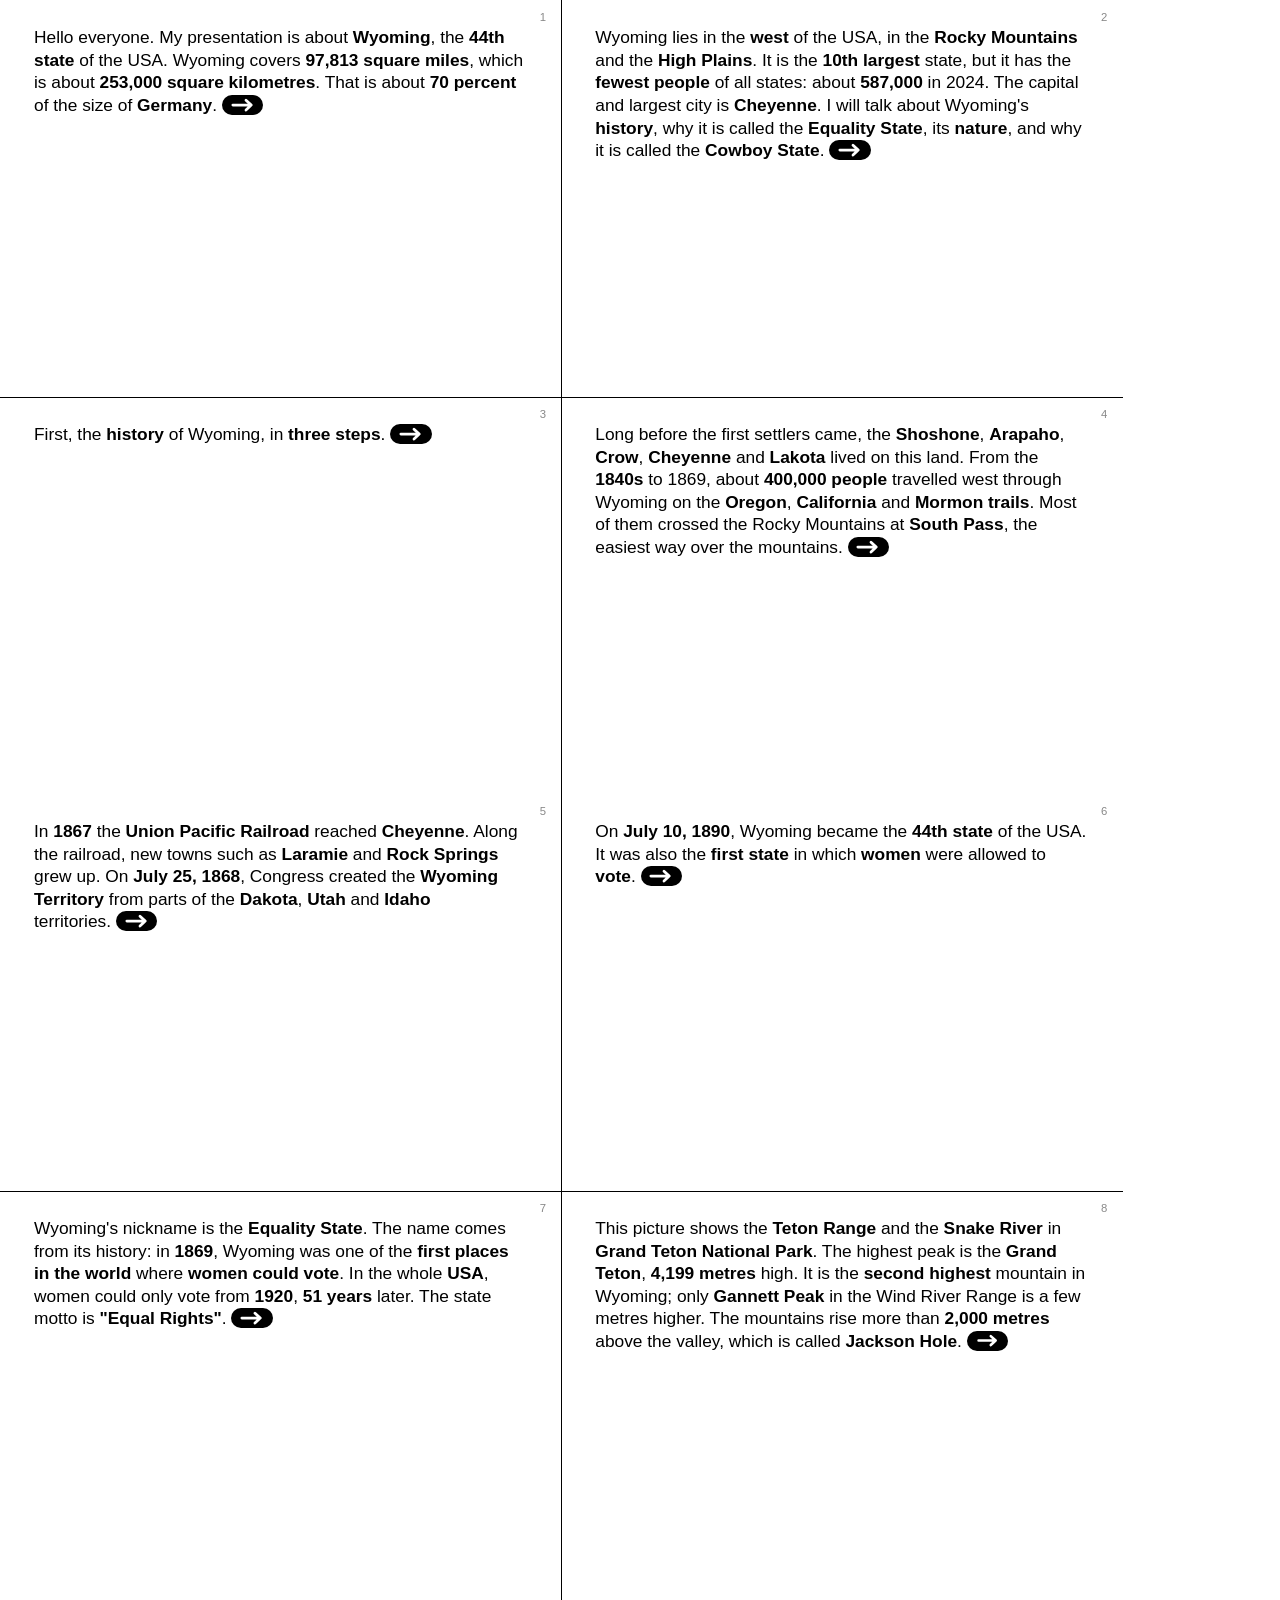
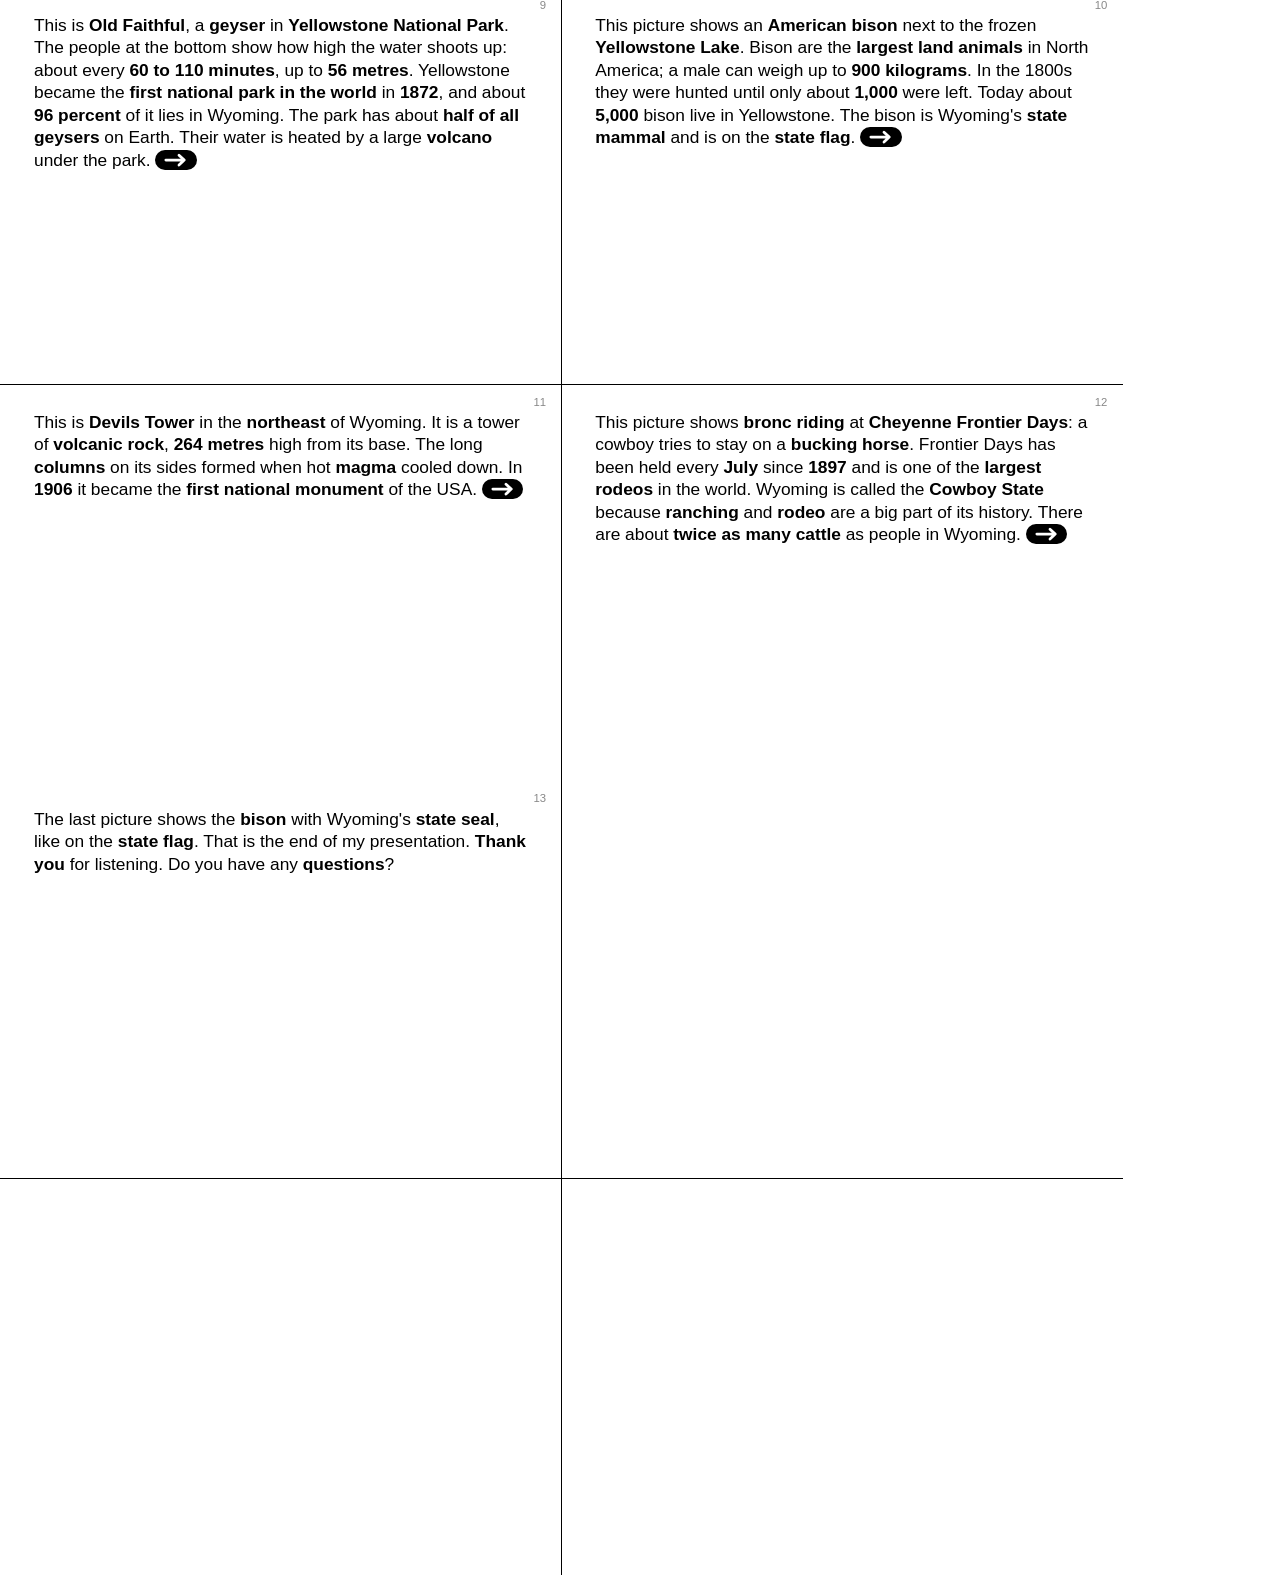
<file: karten/karten.html>
<!doctype html><html lang="en"><head><meta charset="utf-8"><title>Wyoming Karteikarten</title><style>
@page{size:297mm 210mm;margin:0}
*{box-sizing:border-box;margin:0;padding:0}
html,body{background:#fff;color:#000;font-family:Arial,Helvetica,sans-serif}
.sheet{position:relative;width:297mm;height:210mm;display:grid;grid-template-columns:148.5mm 148.5mm;grid-template-rows:105mm 105mm;break-after:page;overflow:hidden}
.sheet:last-child{break-after:auto}
.sheet::before,.sheet::after{content:"";position:absolute;background:#000}
.sheet::before{left:148.5mm;top:0;bottom:0;width:.1mm}
.sheet::after{top:105mm;left:0;right:0;height:.1mm}
.card{position:relative;padding:7mm 9mm 6mm;overflow:hidden}
.num{position:absolute;top:3mm;right:4mm;font-size:8.5pt;color:#888}
p{font-size:13pt;line-height:1.3;hyphens:manual}
.next{position:relative;padding:0 1.2em;border-radius:.7em;background:#000;-webkit-print-color-adjust:exact;print-color-adjust:exact}
.next::after{content:"";position:absolute;left:50%;top:50%;width:1.45em;height:.8em;transform:translate(-50%,-50%);background:center/contain no-repeat url("data:image/svg+xml,%3Csvg xmlns='http://www.w3.org/2000/svg' viewBox='0 0 28 16'%3E%3Cpath d='M2.5 8h21M17.5 2.5l6 5.5-6 5.5' fill='none' stroke='white' stroke-width='3.2' stroke-linecap='round' stroke-linejoin='round'/%3E%3C/svg%3E")}
</style></head><body><div class="sheet"><article class="card"><span class="num">1</span><p>Hello everyone. My presentation is about <b>Wyoming</b>, the <b>44th state</b> of the USA. Wyoming covers <b>97,813&nbsp;square miles</b>, which is about <b>253,000&nbsp;square kilometres</b>. That is about <b>70&nbsp;percent</b> of the size of <b>Germany</b>.&nbsp;<span class="next" aria-label="next slide">&#8288;</span></p></article><article class="card"><span class="num">2</span><p>Wyoming lies in the <b>west</b> of the USA, in the <b>Rocky Mountains</b> and the <b>High Plains</b>. It is the <b>10th largest</b> state, but it has the <b>fewest people</b> of all states: about <b>587,000</b> in 2024. The capital and largest city is <b>Cheyenne</b>. I will talk about Wyoming's <b>history</b>, why it is called the <b>Equality State</b>, its <b>nature</b>, and why it is called the <b>Cowboy State</b>.&nbsp;<span class="next" aria-label="next slide">&#8288;</span></p></article><article class="card"><span class="num">3</span><p>First, the <b>history</b> of Wyoming, in <b>three steps</b>.&nbsp;<span class="next" aria-label="next slide">&#8288;</span></p></article><article class="card"><span class="num">4</span><p>Long before the first settlers came, the <b>Shoshone</b>, <b>Arapaho</b>, <b>Crow</b>, <b>Cheyenne</b> and <b>Lakota</b> lived on this land. From the <b>1840s</b> to 1869, about <b>400,000&nbsp;people</b> travelled west through Wyoming on the <b>Oregon</b>, <b>California</b> and <b>Mormon trails</b>. Most of them crossed the Rocky Mountains at <b>South Pass</b>, the easiest way over the mountains.&nbsp;<span class="next" aria-label="next slide">&#8288;</span></p></article></div><div class="sheet"><article class="card"><span class="num">5</span><p>In <b>1867</b> the <b>Union Pacific Railroad</b> reached <b>Cheyenne</b>. Along the railroad, new towns such as <b>Laramie</b> and <b>Rock Springs</b> grew up. On <b>July&nbsp;25, 1868</b>, Congress created the <b>Wyoming Territory</b> from parts of the <b>Dakota</b>, <b>Utah</b> and <b>Idaho</b> territories.&nbsp;<span class="next" aria-label="next slide">&#8288;</span></p></article><article class="card"><span class="num">6</span><p>On <b>July&nbsp;10, 1890</b>, Wyoming became the <b>44th state</b> of the USA. It was also the <b>first state</b> in which <b>women</b> were allowed to <b>vote</b>.&nbsp;<span class="next" aria-label="next slide">&#8288;</span></p></article><article class="card"><span class="num">7</span><p>Wyoming's nickname is the <b>Equality State</b>. The name comes from its history: in <b>1869</b>, Wyoming was one of the <b>first places in the world</b> where <b>women could vote</b>. In the whole <b>USA</b>, women could only vote from <b>1920</b>, <b>51&nbsp;years</b> later. The state motto is <b>"Equal Rights"</b>.&nbsp;<span class="next" aria-label="next slide">&#8288;</span></p></article><article class="card"><span class="num">8</span><p>This picture shows the <b>Teton Range</b> and the <b>Snake River</b> in <b>Grand Teton National Park</b>. The highest peak is the <b>Grand Teton</b>, <b>4,199&nbsp;metres</b> high. It is the <b>second highest</b> mountain in Wyoming; only <b>Gannett Peak</b> in the Wind River Range is a few metres higher. The mountains rise more than <b>2,000&nbsp;metres</b> above the valley, which is called <b>Jackson Hole</b>.&nbsp;<span class="next" aria-label="next slide">&#8288;</span></p></article></div><div class="sheet"><article class="card"><span class="num">9</span><p>This is <b>Old Faithful</b>, a <b>geyser</b> in <b>Yellowstone National Park</b>. The people at the bottom show how high the water shoots up: about every <b>60 to 110&nbsp;minutes</b>, up to <b>56&nbsp;metres</b>. Yellowstone became the <b>first national park in the world</b> in <b>1872</b>, and about <b>96&nbsp;percent</b> of it lies in Wyoming. The park has about <b>half of all geysers</b> on Earth. Their water is heated by a large <b>volcano</b> under the park.&nbsp;<span class="next" aria-label="next slide">&#8288;</span></p></article><article class="card"><span class="num">10</span><p>This picture shows an <b>American bison</b> next to the frozen <b>Yellowstone Lake</b>. Bison are the <b>largest land animals</b> in North America; a male can weigh up to <b>900&nbsp;kilograms</b>. In the 1800s they were hunted until only about <b>1,000</b> were left. Today about <b>5,000</b> bison live in Yellowstone. The bison is Wyoming's <b>state mammal</b> and is on the <b>state flag</b>.&nbsp;<span class="next" aria-label="next slide">&#8288;</span></p></article><article class="card"><span class="num">11</span><p>This is <b>Devils Tower</b> in the <b>northeast</b> of Wyoming. It is a tower of <b>volcanic rock</b>, <b>264&nbsp;metres</b> high from its base. The long <b>columns</b> on its sides formed when hot <b>magma</b> cooled down. In <b>1906</b> it became the <b>first national monument</b> of the USA.&nbsp;<span class="next" aria-label="next slide">&#8288;</span></p></article><article class="card"><span class="num">12</span><p>This picture shows <b>bronc riding</b> at <b>Cheyenne Frontier Days</b>: a cowboy tries to stay on a <b>bucking horse</b>. Frontier Days has been held every <b>July</b> since <b>1897</b> and is one of the <b>largest rodeos</b> in the world. Wyoming is called the <b>Cowboy State</b> because <b>ranching</b> and <b>rodeo</b> are a big part of its history. There are about <b>twice as many cattle</b> as people in Wyoming.&nbsp;<span class="next" aria-label="next slide">&#8288;</span></p></article></div><div class="sheet"><article class="card"><span class="num">13</span><p>The last picture shows the <b>bison</b> with Wyoming's <b>state seal</b>, like on the <b>state flag</b>. That is the end of my presentation. <b>Thank you</b> for listening. Do you have any <b>questions</b>?</p></article></div></body></html>
</file>
<file: _app/immutable/assets/Button.Bp26Pauk.css>
.number-ticker.svelte-1qttx84{position:relative;display:inline-block;vertical-align:baseline;white-space:pre;text-align:start;text-box-trim:inherit;text-box-edge:inherit}[data-ticker-source].svelte-1qttx84{white-space:pre}.number-ticker.svelte-1qttx84[data-ticking]>[data-ticker-source]:where(.svelte-1qttx84){opacity:0}.number-ticker.svelte-1qttx84 [data-ticker-visual]{position:absolute;inset:-.15em -.25em;display:none;pointer-events:none;user-select:none;overflow:clip;mask-image:linear-gradient(transparent,#000 12%,#000 88%,transparent)}.number-ticker.svelte-1qttx84 [data-ticker-glyph]{position:absolute;inset:0 auto auto 0;white-space:pre}@media(prefers-reduced-motion:reduce),print{.number-ticker.svelte-1qttx84{width:auto!important}.number-ticker.svelte-1qttx84[data-ticking]>[data-ticker-source]:where(.svelte-1qttx84){opacity:1!important}.number-ticker.svelte-1qttx84 [data-ticker-visual]{display:none!important}}
</file>
<file: _app/immutable/assets/CheckIcon.Bqr1wAuf.css>
.check-icon.svelte-oxbvp4{display:block;width:var(--size-check);height:auto;flex:none}.check-icon[data-align=text].svelte-oxbvp4{margin-block-start:0}.check-icon[data-align=center].svelte-oxbvp4{width:1rem}
</file>
<file: _app/immutable/assets/DisclosureIcon.CSNehzIT.css>
.disclosure-icon.svelte-x50s6b{position:relative;display:block;flex:none;width:24px;height:24px}.disclosure-icon.svelte-x50s6b span:where(.svelte-x50s6b){position:absolute;inset:0;background:currentColor;transition:opacity .2s var(--ease-out),translate .2s var(--ease-out)}.down.svelte-x50s6b{mask:url(../../../icons/ui/icon-arrow-down.svg) center / contain no-repeat}.up.svelte-x50s6b{mask:url(../../../icons/ui/icon-arrow-up.svg) center / contain no-repeat;opacity:0;translate:0 3px}.open.svelte-x50s6b .down:where(.svelte-x50s6b){opacity:0;translate:0 -3px}.open.svelte-x50s6b .up:where(.svelte-x50s6b){opacity:1;translate:0 0}@media(prefers-reduced-motion:reduce){.disclosure-icon.svelte-x50s6b span:where(.svelte-x50s6b){transition:none;translate:none}}
</file>
<file: _app/immutable/assets/Footer.k2j8E_Ug.css>
.header-icon.svelte-54m5pr{display:block;flex:none;width:24px;height:24px}.header-icon.svelte-54m5pr svg{display:block;width:100%;height:100%}.no-js .header-toolbar.svelte-1mok3ed{display:none}.header-fallback.svelte-1mok3ed{position:fixed;z-index:60;top:calc(var(--header-inset) + var(--safe-t));right:var(--header-inset);width:min(316px,calc(100vw - 2 * var(--header-inset)));border-radius:24px;background:#292929;color:#fff}.header-fallback.svelte-1mok3ed summary:where(.svelte-1mok3ed){min-height:48px;padding:12px 24px;cursor:pointer}.header-fallback.svelte-1mok3ed nav:where(.svelte-1mok3ed){padding:8px}.header-fallback.svelte-1mok3ed a:where(.svelte-1mok3ed){display:block;padding:12px 16px;text-decoration:none}.header-toolbar.svelte-1mok3ed{-webkit-user-select:none;user-select:none;position:fixed;z-index:60;top:calc(var(--header-inset) + var(--safe-t));right:max(var(--header-inset),env(safe-area-inset-right,0px))}.header-toolbar.svelte-1mok3ed.concealed{visibility:hidden}.header-actions.svelte-1mok3ed{display:flex;align-items:flex-start;gap:8px;color:#fff}.header-control.svelte-1mok3ed{display:flex;align-items:center;justify-content:center;height:var(--header-control);flex:none;border:0;border-radius:999px;background:#0000007f;color:#fff;-webkit-backdrop-filter:blur(16px);backdrop-filter:blur(16px);box-shadow:inset 0 0 0 1px #ffffff40;padding:0 12px;text-decoration:none;font-size:18px;line-height:24px;letter-spacing:var(--tracking-copy);font-weight:500;transition:color .1s ease-out}.header-control.svelte-1mok3ed:focus-visible{outline:2px solid white;outline-offset:4px;border-radius:999px}.menu-heading.svelte-1mok3ed button:where(.svelte-1mok3ed):focus-visible{outline:2px solid white;outline-offset:-5px;border-radius:16px}.header-dialog.svelte-1mok3ed[data-pointer-open] :where(.svelte-1mok3ed):focus-visible{outline:none}.header-action.svelte-1mok3ed{position:relative;width:48px;justify-content:flex-start;padding:0;background:transparent;box-shadow:none;backdrop-filter:none;-webkit-backdrop-filter:none;overflow:visible}.header-surface.svelte-1mok3ed{display:flex;align-items:center;width:100%;height:100%;padding:0 12px;border-radius:inherit;overflow:hidden;pointer-events:none;background:#0000007f;box-shadow:inset 0 0 0 1px #ffffff40;backdrop-filter:blur(16px);-webkit-backdrop-filter:blur(16px)}.header-action.svelte-1mok3ed.expanded{width:max-content}.header-action.svelte-1mok3ed .action-label:where(.svelte-1mok3ed){flex:none;width:var(--header-label-width, auto);opacity:0;transform:translate(5px);transition:opacity 80ms ease-out,transform .18s cubic-bezier(.16,1,.3,1)}.action-label.svelte-1mok3ed>span:where(.svelte-1mok3ed){display:block;width:max-content;margin-inline:auto;white-space:nowrap;padding-inline:12px}.header-action.svelte-1mok3ed.expanded .action-label:where(.svelte-1mok3ed){opacity:1;transform:translate(0)}.action-glyph.svelte-1mok3ed{display:block;flex:none;width:24px;height:24px;transform:scale(1);transition:transform .18s cubic-bezier(.16,1,.3,1)}.header-action.svelte-1mok3ed.expanded .action-glyph:where(.svelte-1mok3ed){transform:scale(1.04)}.header-action.svelte-1mok3ed:active .action-glyph:where(.svelte-1mok3ed){transform:scale(.94);transition-duration:60ms}.sound-icons.svelte-1mok3ed{position:relative;display:block;width:24px;height:24px;flex:none}.sound-icons.svelte-1mok3ed>span:where(.svelte-1mok3ed){position:absolute;inset:0;transition:opacity .14s ease,transform .18s var(--ease-out)}.sound-off.svelte-1mok3ed{opacity:0;transform:scale(.8)}.muted.svelte-1mok3ed .sound-on:where(.svelte-1mok3ed){opacity:0;transform:scale(.8)}.muted.svelte-1mok3ed .sound-off:where(.svelte-1mok3ed){opacity:1;transform:scale(1)}.has-panel.svelte-1mok3ed>.header-control:where(.svelte-1mok3ed){color:#ffffff7f}.contact-trigger.svelte-1mok3ed .header-surface:where(.svelte-1mok3ed){background:var(--color-button-primary);-webkit-backdrop-filter:none;backdrop-filter:none}.header-dialog.svelte-1mok3ed{position:fixed;inset:0;width:100%;height:100dvh;max-width:none;max-height:none;padding:0;margin:0;border:0;background:transparent;overflow:hidden;color:#fff;color-scheme:dark}.header-dialog.svelte-1mok3ed::backdrop{background:#0000005c;opacity:1;transition:opacity .14s ease-out}.header-dialog.svelte-1mok3ed.closing::backdrop{opacity:0}@starting-style{.header-dialog[open].svelte-1mok3ed::backdrop{opacity:0}}.header-panel.svelte-1mok3ed{flex:none;width:316px;padding:0 8px 8px;border-radius:24px;background:#1c1c1ce0;box-shadow:inset 0 0 0 1px #ffffff38,0 16px 48px #00000038;-webkit-backdrop-filter:blur(16px);backdrop-filter:blur(16px);max-height:calc(100dvh - var(--header-inset) * 2 - var(--safe-t) - var(--safe-b));overflow-y:auto;overscroll-behavior:contain;scrollbar-width:thin;font-size:17px;line-height:21px;letter-spacing:var(--tracking-copy);font-weight:500}.menu-heading.svelte-1mok3ed{margin:0;font:inherit}.menu-heading.svelte-1mok3ed button:where(.svelte-1mok3ed){position:relative;display:flex;align-items:center;text-align:left;min-height:60px;width:calc(100% + 16px);margin-left:-8px;padding:0 48px 0 24px;font:inherit;color:#ffffffad;border-radius:24px 24px 0 0}.panel-close-icon.svelte-1mok3ed{position:absolute;top:0;right:0;display:grid;place-items:center;width:48px;height:48px;color:#fff}.menu-links.svelte-1mok3ed{position:relative;isolation:isolate}.panel-highlight.svelte-1mok3ed{position:absolute;top:0;left:0;width:100%;height:0;border-radius:16px;background:#ffffff17;opacity:0;pointer-events:none;z-index:-1;transition:transform .24s cubic-bezier(.165,.84,.44,1),height .24s cubic-bezier(.165,.84,.44,1),opacity .12s ease-out}.menu-links.svelte-1mok3ed[data-highlight]>.panel-highlight:where(.svelte-1mok3ed){opacity:1}.menu-links.svelte-1mok3ed a:where(.svelte-1mok3ed){position:relative;display:flex;align-items:center;min-height:48px;padding:12px 16px;color:#fff;text-decoration:none;gap:16px;border-radius:16px}.menu-index.svelte-1mok3ed{width:20px;flex:none;color:#fff9}.menu-links.svelte-1mok3ed a:where(.svelte-1mok3ed)[aria-current]{cursor:default}.menu-links.svelte-1mok3ed a:where(.svelte-1mok3ed):not([aria-current]) .menu-here:where(.svelte-1mok3ed){visibility:hidden}.menu-here.svelte-1mok3ed{display:grid;place-items:center;width:20px;margin-left:auto;flex:none}.menu-here.svelte-1mok3ed:before{content:"";width:6px;height:6px;border-radius:50%;background:currentColor}.header-control[aria-current].svelte-1mok3ed{cursor:default}.header-control[aria-current].svelte-1mok3ed .action-glyph:where(.svelte-1mok3ed){opacity:.5}.menu-links.svelte-1mok3ed a:where(.svelte-1mok3ed):focus-visible{outline:2px solid white;outline-offset:-3px}.menu-heading.svelte-1mok3ed button:where(.svelte-1mok3ed){cursor:pointer}.panel-close-icon.svelte-1mok3ed{transition:opacity .12s ease-out}.menu-heading.svelte-1mok3ed button:where(.svelte-1mok3ed):hover .panel-close-icon:where(.svelte-1mok3ed){opacity:.65}.mobile-menu-actions.svelte-1mok3ed{display:none}@media(hover:hover)and (pointer:fine){.mobile-menu-actions.svelte-1mok3ed>a:where(.svelte-1mok3ed):hover,.mobile-sound.svelte-1mok3ed:hover{background-color:#ffffff17}.header-actions.svelte-1mok3ed.has-expansion>.header-control:where(.svelte-1mok3ed):not(.expanded){color:#ffffff7f}.has-panel.svelte-1mok3ed>.header-control:where(.svelte-1mok3ed):hover,.has-panel.svelte-1mok3ed>.header-control:where(.svelte-1mok3ed):focus-visible{color:#fff}}@media(width<48rem),(width<75rem)and (orientation:portrait){.desktop-action.svelte-1mok3ed{display:none}.header-action.svelte-1mok3ed,.header-action.svelte-1mok3ed.expanded{width:48px}.header-action.svelte-1mok3ed .action-label:where(.svelte-1mok3ed){display:none}.menu-open.svelte-1mok3ed>.contact-trigger:where(.svelte-1mok3ed){display:none}.menu-panel.svelte-1mok3ed{width:min(420px,calc(100vw - 2 * var(--header-inset)));padding-bottom:10px}.mobile-menu-actions.svelte-1mok3ed{display:flex;align-items:center;gap:8px;padding:16px;margin-top:8px;border-top:1px solid rgb(255 255 255 / 25%)}.mobile-menu-actions.svelte-1mok3ed>a:where(.svelte-1mok3ed){min-height:50px;display:flex;align-items:center;gap:16px;flex:1;min-width:0;padding:3px 20px 3px 3px;border:1px solid rgb(255 255 255 / 25%);border-radius:999px;font-size:20px;line-height:25px;text-align:start;text-decoration:none}.mobile-sound.svelte-1mok3ed{display:grid;place-items:center;flex:none;width:50px;height:50px;border:1px solid rgb(255 255 255 / 25%);border-radius:50%;color:#fff;cursor:pointer;transition:background-color .12s ease-out}.mobile-sound.svelte-1mok3ed:active .sound-icons:where(.svelte-1mok3ed){transform:scale(.94)}.mobile-sound.svelte-1mok3ed:focus-visible{outline:2px solid white;outline-offset:2px}.mobile-action-icon.svelte-1mok3ed{display:grid;place-items:center;width:40px;height:40px;border-radius:50%;background:#fff;color:#333;flex:none}}@supports not ((backdrop-filter: blur(1px)) or (-webkit-backdrop-filter: blur(1px))){.header-panel.svelte-1mok3ed,.header-surface.svelte-1mok3ed{background:#292929}}@media(prefers-reduced-transparency:reduce){.header-control.svelte-1mok3ed,.header-panel.svelte-1mok3ed,.header-surface.svelte-1mok3ed{background:#292929;backdrop-filter:none;-webkit-backdrop-filter:none}.header-dialog.svelte-1mok3ed::backdrop{backdrop-filter:none;-webkit-backdrop-filter:none}}@media(forced-colors:active){.header-control.svelte-1mok3ed,.header-panel.svelte-1mok3ed,.mobile-menu-actions.svelte-1mok3ed>a:where(.svelte-1mok3ed),.mobile-sound.svelte-1mok3ed{border:1px solid ButtonText}.menu-heading.svelte-1mok3ed button:where(.svelte-1mok3ed),.menu-index.svelte-1mok3ed{color:CanvasText}}@media(prefers-reduced-motion:reduce){.header-control.svelte-1mok3ed,.action-label.svelte-1mok3ed,.action-glyph.svelte-1mok3ed,.sound-icons.svelte-1mok3ed>span:where(.svelte-1mok3ed),.header-dialog.svelte-1mok3ed::backdrop,.menu-links.svelte-1mok3ed a:where(.svelte-1mok3ed),.menu-links.svelte-1mok3ed a:where(.svelte-1mok3ed)>span:where(.svelte-1mok3ed),.mobile-sound.svelte-1mok3ed{transition:none}}@media(prefers-reduced-motion:reduce){.header-action.svelte-1mok3ed.expanded .action-glyph:where(.svelte-1mok3ed),.header-action.svelte-1mok3ed:active .action-glyph:where(.svelte-1mok3ed),.mobile-sound.svelte-1mok3ed:active .sound-icons:where(.svelte-1mok3ed){transform:none}}@media(prefers-reduced-motion:reduce){.panel-highlight.svelte-1mok3ed{transition:none!important}}@media print{.header-toolbar.svelte-1mok3ed,.header-dialog.svelte-1mok3ed{display:none}}.header-brand.svelte-hv3zzy{position:fixed;z-index:60;top:calc(var(--header-inset) + var(--safe-t));left:max(var(--header-inset),env(safe-area-inset-left,0px));width:56px;height:var(--header-control);display:grid;place-items:center;color:#fff;border-radius:8px;text-decoration:none}.header-logo.svelte-hv3zzy{width:var(--mark-width);height:var(--mark-height);display:block}@supports ((backdrop-filter: invert(1)) or (-webkit-backdrop-filter: invert(1))) and (mask-image: url()){.header-logo.svelte-hv3zzy{-webkit-mask:url(../../../icons/ui/logo-mask.svg) center / contain no-repeat;mask:url(../../../icons/ui/logo-mask.svg) center / contain no-repeat;-webkit-backdrop-filter:grayscale(1) brightness(.8) contrast(100) brightness(.9333333) invert(1);backdrop-filter:grayscale(1) brightness(.8) contrast(100) brightness(.9333333) invert(1)}.header-logo.svelte-hv3zzy svg{visibility:hidden}}@supports not ((backdrop-filter: invert(1)) or (-webkit-backdrop-filter: invert(1))){.header-brand.svelte-hv3zzy{mix-blend-mode:difference}}html[data-mark-hold] .header-brand.svelte-hv3zzy{color:var(--mark-live, white)}html[data-mark-hold] .header-logo.svelte-hv3zzy svg{visibility:visible}@media(forced-colors:active){.header-brand.svelte-hv3zzy{color:CanvasText;mix-blend-mode:normal}.header-logo.svelte-hv3zzy{mask:none;-webkit-mask:none;backdrop-filter:none;-webkit-backdrop-filter:none}.header-logo.svelte-hv3zzy svg{visibility:visible}}@media print{.site-header.svelte-hv3zzy{display:none}}.no-js .picker-trigger.svelte-nu8i9f{display:none}.picker-fallback.svelte-nu8i9f{display:flex;flex-wrap:wrap;gap:16px}.picker-fallback.svelte-nu8i9f a:where(.svelte-nu8i9f){padding-block:12px}.picker-trigger.svelte-nu8i9f{display:inline-flex;align-items:center;gap:16px;flex:none;height:var(--header-control);padding-inline:24px 12px;border:0;border-radius:999px;background:#0000008c;color:#fff;box-shadow:inset 0 0 0 1px #ffffff40;-webkit-backdrop-filter:blur(16px);backdrop-filter:blur(16px);font:inherit;font-size:14px;line-height:18px;font-weight:500;letter-spacing:var(--tracking-copy);cursor:pointer;scale:1;transition:background-color var(--dur-fast, .14s) ease-out,scale var(--dur-button-release) var(--ease-out)}.picker-trigger.svelte-nu8i9f:active{scale:var(--scale-button-press);transition-duration:var(--dur-button-press)}.picker-trigger.svelte-nu8i9f:focus-visible{outline:2px solid var(--color-focus);outline-offset:3px}@media(hover:hover)and (pointer:fine){.picker-trigger.svelte-nu8i9f:hover{background:#000000ad}}.picker-label.svelte-nu8i9f{white-space:nowrap}.picker-muted.svelte-nu8i9f{color:#ffffffb8}.picker-dialog.svelte-nu8i9f{position:fixed;inset:0;width:100%;height:100dvh;max-width:none;max-height:none;padding:0;margin:0;border:0;background:transparent;overflow:hidden;color:#fff;color-scheme:dark}.picker-dialog.svelte-nu8i9f::backdrop{background:#0000005c;opacity:1;transition:opacity .14s ease-out}.picker-dialog.svelte-nu8i9f.closing::backdrop{opacity:0}@starting-style{.picker-dialog[open].svelte-nu8i9f::backdrop{opacity:0}}.picker-dialog.svelte-nu8i9f[data-pointer-open] :where(.svelte-nu8i9f):focus-visible{outline:none}.picker-panel.svelte-nu8i9f{position:absolute;left:var(--panel-x, 16px);top:var(--panel-y, 16px);width:316px;max-height:calc(100dvh - 32px);overflow-y:auto;overscroll-behavior:contain;scrollbar-width:thin;padding:0 8px 8px;border-radius:24px;background:#1c1c1ce0;box-shadow:inset 0 0 0 1px #ffffff38,0 16px 48px #00000038;-webkit-backdrop-filter:blur(16px);backdrop-filter:blur(16px);font-size:17px;line-height:21px;letter-spacing:var(--tracking-copy);font-weight:500}.picker-heading.svelte-nu8i9f{display:flex;align-items:center;justify-content:space-between;min-height:60px;padding-inline-start:16px}.picker-title.svelte-nu8i9f{margin:0;font:inherit;color:#ffffffad}.picker-close.svelte-nu8i9f{display:grid;place-items:center;width:48px;height:48px;margin-inline-end:-8px;border:0;background:none;color:#fff;cursor:pointer;border-radius:16px;transition:opacity .12s ease-out}@media(hover:hover)and (pointer:fine){.picker-close.svelte-nu8i9f:hover{opacity:.65}}.picker-close.svelte-nu8i9f:focus-visible{outline:2px solid white;outline-offset:-5px}.picker-options.svelte-nu8i9f{position:relative;isolation:isolate}.panel-highlight.svelte-nu8i9f{position:absolute;top:0;left:0;width:100%;height:0;border-radius:16px;background:#ffffff17;opacity:0;pointer-events:none;z-index:-1;transition:transform .24s cubic-bezier(.165,.84,.44,1),height .24s cubic-bezier(.165,.84,.44,1),opacity .12s ease-out}.picker-options.svelte-nu8i9f[data-highlight]>.panel-highlight:where(.svelte-nu8i9f){opacity:1}.picker-group.svelte-nu8i9f{margin:0;padding:16px 16px 6px;font-size:13px;line-height:16px;color:#ffffff7f}[role=group].svelte-nu8i9f:first-of-type .picker-group:where(.svelte-nu8i9f){padding-top:4px}.picker-options.svelte-nu8i9f :is(a:where(.svelte-nu8i9f),button:where(.svelte-nu8i9f)){position:relative;display:flex;align-items:center;justify-content:space-between;gap:8px;width:100%;min-height:48px;padding:12px 16px;border:0;border-radius:16px;background:none;color:#fff;font:inherit;text-align:start;text-decoration:none;cursor:pointer}.picker-options.svelte-nu8i9f :where(.svelte-nu8i9f):is(a:where(.svelte-nu8i9f),button:where(.svelte-nu8i9f)):focus-visible{outline:2px solid white;outline-offset:-3px}.picker-options.svelte-nu8i9f :is(a[aria-current]:where(.svelte-nu8i9f),button[aria-pressed=true]:where(.svelte-nu8i9f)){cursor:default}.picker-check.svelte-nu8i9f{flex:none;display:grid;place-items:center;width:20px;opacity:0;filter:invert(1)}:is([aria-current]:where(.svelte-nu8i9f),[aria-pressed=true]:where(.svelte-nu8i9f))>.picker-check.svelte-nu8i9f{opacity:1}@media(width<48rem),(width<75rem)and (orientation:portrait){.picker-panel.svelte-nu8i9f{top:auto;left:max(var(--page-inset),env(safe-area-inset-left,0px));right:max(var(--page-inset),env(safe-area-inset-right,0px));bottom:calc(var(--page-inset) + env(safe-area-inset-bottom,0px));width:auto;max-width:30rem;margin-inline:auto;max-height:calc(100dvh - 2 * var(--page-inset) - env(safe-area-inset-top,0px) - env(safe-area-inset-bottom,0px))}}@supports not ((backdrop-filter: blur(1px)) or (-webkit-backdrop-filter: blur(1px))){.picker-trigger.svelte-nu8i9f{background:#5c5c5c}.picker-panel.svelte-nu8i9f{background:#292929}}@media(prefers-reduced-transparency:reduce){.picker-trigger.svelte-nu8i9f{background:#5c5c5c}.picker-trigger.svelte-nu8i9f,.picker-panel.svelte-nu8i9f{backdrop-filter:none;-webkit-backdrop-filter:none}.picker-panel.svelte-nu8i9f{background:#292929}}@media(forced-colors:active){.picker-trigger.svelte-nu8i9f,.picker-panel.svelte-nu8i9f{border:1px solid ButtonText}.picker-muted.svelte-nu8i9f,.picker-title.svelte-nu8i9f,.picker-group.svelte-nu8i9f{color:CanvasText}}@media(prefers-reduced-motion:reduce){.picker-trigger.svelte-nu8i9f,.picker-close.svelte-nu8i9f,.panel-highlight.svelte-nu8i9f,.picker-dialog.svelte-nu8i9f::backdrop{transition:none!important}}@media print{.picker-trigger.svelte-nu8i9f{display:none}}
</file>
<file: _app/immutable/assets/0.Z8UYVNhy.css>
@layer properties{@supports (((-webkit-hyphens:none)) and (not (margin-trim:inline))) or ((-moz-orient:inline) and (not (color:rgb(from red r g b)))){:root,:host{--lattice:10.5px;--rule-day:300px;--rule-line:.5;--rule-align:0}*,:before,:after,::backdrop{--tw-rotate-x:initial;--tw-rotate-y:initial;--tw-rotate-z:initial;--tw-skew-x:initial;--tw-skew-y:initial;--tw-border-style:solid;--tw-leading:initial;--tw-font-weight:initial;--tw-tracking:initial;--tw-ordinal:initial;--tw-slashed-zero:initial;--tw-numeric-figure:initial;--tw-numeric-spacing:initial;--tw-numeric-fraction:initial;--tw-shadow:0 0 #0000;--tw-shadow-color:initial;--tw-shadow-alpha:100%;--tw-inset-shadow:0 0 #0000;--tw-inset-shadow-color:initial;--tw-inset-shadow-alpha:100%;--tw-ring-color:initial;--tw-ring-shadow:0 0 #0000;--tw-inset-ring-color:initial;--tw-inset-ring-shadow:0 0 #0000;--tw-ring-inset:initial;--tw-ring-offset-width:0px;--tw-ring-offset-color:#fff;--tw-ring-offset-shadow:0 0 #0000;--tw-outline-style:solid;--tw-blur:initial;--tw-brightness:initial;--tw-contrast:initial;--tw-grayscale:initial;--tw-hue-rotate:initial;--tw-invert:initial;--tw-opacity:initial;--tw-saturate:initial;--tw-sepia:initial;--tw-drop-shadow:initial;--tw-drop-shadow-color:initial;--tw-drop-shadow-alpha:100%;--tw-drop-shadow-size:initial;--tw-backdrop-blur:initial;--tw-backdrop-brightness:initial;--tw-backdrop-contrast:initial;--tw-backdrop-grayscale:initial;--tw-backdrop-hue-rotate:initial;--tw-backdrop-invert:initial;--tw-backdrop-opacity:initial;--tw-backdrop-saturate:initial;--tw-backdrop-sepia:initial;--tw-duration:initial;--tw-ease:initial;--rise:1;--plate-top:0px}}}@layer theme{:root,:host{--font-sans:"SYBIOSME Numerals Copy", "Overused Grotesk", "Overused Grotesk Fallback", "Helvetica Neue", Helvetica, Arial, sans-serif;--font-mono:ui-monospace, SFMono-Regular, Menlo, Monaco, Consolas, "Liberation Mono", "Courier New", monospace;--spacing:.25rem;--font-weight-normal:400;--ease-in:cubic-bezier(.4, 0, 1, 1);--ease-out:cubic-bezier(.22, 1, .36, 1);--ease-in-out:cubic-bezier(.4, 0, .2, 1);--default-transition-duration:.15s;--default-transition-timing-function:cubic-bezier(.4, 0, .2, 1);--default-font-family:var(--font-sans);--default-mono-font-family:var(--font-mono);--color-brand-ink:#111;--color-brand-ink-soft:#686868;--color-brand-paper:#f5f5f5;--color-brand-white:#fff;--color-brand-rule:#0000001f;--color-brand-orange:#fe4701;--color-brand-orange-deep:#db3e00;--color-brand-red:#e91923;--color-brand-blush:#fedfe0;--color-brand-grey:#6a6a6a;--color-brand-graphite:#3f3f3f;--color-brand-void:#141414;--color-resource-cover-background:#2b2b2b;--color-brand-live:#4ade80;--color-floating-panel:#00000073;--color-canvas:var(--color-brand-paper);--color-ink:var(--color-brand-ink);--color-ink-soft:var(--color-brand-ink-soft);--color-rule:var(--color-brand-rule);--color-rule-soft:#0000001a;--color-ring:#11111142;--color-panel:var(--color-brand-white);--color-panel-ink:var(--color-brand-ink);--color-field:#1111110d;--color-sink:#11111114;--color-accent:var(--color-brand-orange);--color-focus:var(--color-brand-orange);--color-button-primary:var(--color-brand-orange);--color-button-border:#0000002e;--color-error:var(--color-brand-red);--color-field-error:var(--color-brand-blush);--color-mark-sepa:#10298e;--color-mark-sepa-ink:#fff;--spacing-gutter:clamp(1.5rem, 1.0628rem + 1.7937vw, 3rem);--spacing-margin:var(--spacing-gutter);--spacing-3xs:calc(var(--spacing-gutter) / 6);--spacing-2xs:calc(var(--spacing-gutter) / 4);--spacing-xs:calc(var(--spacing-gutter) / 3);--spacing-sm:calc(var(--spacing-gutter) / 2);--spacing-md:var(--spacing-gutter);--spacing-copy:calc(var(--spacing-gutter) * 2 / 3);--spacing-row:max(1.25rem, calc(var(--spacing-gutter) / 2));--spacing-lg:clamp(2.25rem, 1.7399rem + 2.0927vw, 4rem);--spacing-xl:clamp(3rem, 2.417rem + 2.3916vw, 5rem);--spacing-2xl:clamp(4rem, 3.1256rem + 3.5874vw, 7rem);--spacing-3xl:clamp(5rem, 3.8341rem + 4.7833vw, 9rem);--spacing-logo:2rem;--spacing-menu:3rem;--spacing-tap:3rem;--spacing-tap-min:1.5rem;--spacing-field:4.875rem;--spacing-field-x:clamp(1.5rem, 1.3543rem + .5979vw, 2rem);--spacing-btn:3rem;--spacing-btn-compact:2rem;--spacing-btn-x:1rem;--spacing-btn-inset:2px;--spacing-btn-icon:1rem;--spacing-btn-label:3.75rem;--spacing-btn-end:2rem;--spacing-btn-nudge:.75rem;--spacing-disc:2rem;--spacing-toggle:clamp(2.5rem, 2.3543rem + .5979vw, 3rem);--header-inset:var(--spacing-margin);--header-control:3rem;--mark-width:38px;--mark-height:32px;--spacing-header:calc(var(--header-inset) * 2 + var(--header-control));--header-clearance:calc(var(--spacing-header) + var(--safe-t));--copy-top:var(--header-clearance);--page-top:var(--header-clearance);--container-page:1720px;--breakpoint-wide:100rem;--radius-button:calc(var(--spacing-btn) / 2);--radius-card:var(--spacing-gutter);--radius-well:calc(var(--radius-card) - var(--spacing-xs));--radius-panel:clamp(1rem, .8543rem + .5979vw, 1.5rem);--radius-field:var(--radius-well);--radius-media:calc(.5rem * var(--corner-radius-scale));--radius-pill:9999px;--font-heading:"Overused Grotesk", "Overused Grotesk Fallback", "Helvetica Neue", Helvetica, Arial, sans-serif;--tracking-copy:-.02em;--tracking-heading:-.05em;--text-display:clamp(3rem, 1.5rem + 3.3vw, 5.0625rem);--text-display--line-height:1;--text-display--letter-spacing:var(--tracking-heading);--text-display--font-weight:500;--text-narrative:2.25rem;--text-narrative--line-height:1;--text-narrative--letter-spacing:var(--tracking-heading);--text-narrative--font-weight:500;--text-title:1.75rem;--text-title--line-height:1;--text-title--letter-spacing:var(--tracking-heading);--text-title--font-weight:500;--text-heading:1.25rem;--text-heading--line-height:1;--text-heading--letter-spacing:var(--tracking-heading);--text-heading--font-weight:500;--text-body:1rem;--text-body--line-height:1;--text-body--letter-spacing:var(--tracking-copy);--text-body--font-weight:500;--text-caption:.75rem;--text-caption--line-height:1.25;--text-caption--letter-spacing:var(--tracking-copy);--text-caption--font-weight:500;--text-label:.75rem;--text-label--line-height:1.25;--text-label--letter-spacing:var(--tracking-copy);--text-label--font-weight:500;--text-button:1.125rem;--text-button--line-height:1.25;--text-button--letter-spacing:var(--tracking-copy);--text-button--font-weight:500;--ease-swift:cubic-bezier(.32, .72, 0, 1);--ease-button:cubic-bezier(.2, 1, .25, 1);--spacing-list-row:.875rem;--spacing-list-icon:.5rem;--size-check:.6875rem}}@layer base{*,:after,:before,::backdrop{box-sizing:border-box;border:0 solid;margin:0;padding:0}::file-selector-button{box-sizing:border-box;border:0 solid;margin:0;padding:0}html,:host{-webkit-text-size-adjust:100%;tab-size:4;line-height:1.5;font-family:var(--default-font-family,-apple-system, BlinkMacSystemFont, "Segoe UI", Roboto, "Helvetica Neue", "Noto Sans", Arial, sans-serif, "Apple Color Emoji", "Segoe UI Emoji", "Segoe UI Symbol", "Noto Color Emoji");font-feature-settings:var(--default-font-feature-settings,normal);font-variation-settings:var(--default-font-variation-settings,normal);-webkit-tap-highlight-color:transparent}hr{height:0;color:inherit;border-top-width:1px}abbr:where([title]){-webkit-text-decoration:underline dotted;text-decoration:underline dotted}h1,h2,h3,h4,h5,h6{font-size:inherit;font-weight:inherit}a{color:inherit;-webkit-text-decoration:inherit;text-decoration:inherit}b,strong{font-weight:bolder}code,kbd,samp,pre{font-family:var(--default-mono-font-family,ui-monospace, SFMono-Regular, Menlo, Monaco, Consolas, "Liberation Mono", "Courier New", monospace);font-feature-settings:var(--default-mono-font-feature-settings,normal);font-variation-settings:var(--default-mono-font-variation-settings,normal);font-size:1em}small{font-size:80%}sub,sup{vertical-align:baseline;font-size:75%;line-height:0;position:relative}sub{bottom:-.25em}sup{top:-.5em}table{text-indent:0;border-color:inherit;border-collapse:collapse}:-moz-focusring:where(:not(iframe)){outline:auto}progress{vertical-align:baseline}summary{display:list-item}ol,ul,menu{list-style:none}img,svg,video,canvas,audio,iframe,embed,object{vertical-align:middle;display:block}img,video{max-width:100%;height:auto}button,input,select,optgroup,textarea{font:inherit;font-feature-settings:inherit;font-variation-settings:inherit;letter-spacing:inherit;color:inherit;opacity:1;background-color:#0000;border-radius:0}::file-selector-button{font:inherit;font-feature-settings:inherit;font-variation-settings:inherit;letter-spacing:inherit;color:inherit;opacity:1;background-color:#0000;border-radius:0}:where(select:is([multiple],[size])) optgroup{font-weight:bolder}:where(select:is([multiple],[size])) optgroup option{padding-inline-start:20px}::file-selector-button{margin-inline-end:4px}::placeholder{opacity:1}@supports (not ((-webkit-appearance:-apple-pay-button))) or (contain-intrinsic-size:1px){::placeholder{color:currentColor}@supports (color:color-mix(in lab,red,red)){::placeholder{color:color-mix(in oklab,currentcolor 50%,transparent)}}}textarea{resize:vertical}::-webkit-search-decoration{-webkit-appearance:none}::-webkit-date-and-time-value{min-height:1lh;text-align:inherit}::-webkit-datetime-edit{display:inline-flex}::-webkit-datetime-edit-fields-wrapper{padding:0}::-webkit-datetime-edit{padding-block:0}::-webkit-datetime-edit-year-field{padding-block:0}::-webkit-datetime-edit-month-field{padding-block:0}::-webkit-datetime-edit-day-field{padding-block:0}::-webkit-datetime-edit-hour-field{padding-block:0}::-webkit-datetime-edit-minute-field{padding-block:0}::-webkit-datetime-edit-second-field{padding-block:0}::-webkit-datetime-edit-millisecond-field{padding-block:0}::-webkit-datetime-edit-meridiem-field{padding-block:0}::-webkit-calendar-picker-indicator{line-height:1}:-moz-ui-invalid{box-shadow:none}button,input:where([type=button],[type=reset],[type=submit]){appearance:button}::file-selector-button{appearance:button}::-webkit-inner-spin-button{height:auto}::-webkit-outer-spin-button{height:auto}[hidden]:where(:not([hidden=until-found])){display:none!important}:root{--ground-hero-1:#828282;--ground-hero-2:#545454;--ground-hero-3:#767676;--ground-hero-4:#4a4a4a;--ground-deep-1:#262626;--ground-deep-2:#020202;--ground-deep-3:#fe4701;--ground-deep-4:#fe4701;--ground-paper-1:#fff;--ground-paper-2:#c7c7c7;--ground-paper-3:#fff;--ground-paper-4:#f2f2f2;--ground-linen-1:#fff;--ground-linen-2:#c7c7c7;--ground-linen-3:#f6f6f6;--ground-linen-4:#efefef;--sweep-1:#fe4701;--sweep-2:#fe4701;--sweep-3:#c2c2c2;--sweep-4:#ffb347;--tile-presence-1:var(--ground-hero-1);--tile-presence-2:var(--ground-hero-2);--tile-presence-3:var(--ground-hero-3);--tile-presence-4:var(--ground-hero-4);--tile-presence-flat:#666;--tile-croissance-1:#ffb57e;--tile-croissance-2:#fe4701;--tile-croissance-3:#f04400;--tile-croissance-4:#ff7a3c;--tile-croissance-flat:#fa6b2a;--tile-partenaire-1:#050505;--tile-partenaire-2:#1c1c1c;--tile-partenaire-3:#3c3c3c;--tile-partenaire-4:#2a2a2a;--tile-partenaire-flat:#1f1f1f}[data-ground-live] [data-ground]{background-color:#0000}[data-ground-live] [data-ground] .grain{display:none}[data-surface=paper]{--color-canvas:var(--color-brand-paper);--color-ink:var(--color-brand-ink);--color-ink-soft:var(--color-brand-ink-soft);--color-rule:var(--color-brand-rule);--color-rule-soft:#0000001a;--color-ring:#11111142;--color-panel:var(--color-brand-white);--color-panel-ink:var(--color-brand-ink);--color-field:#1111110d;--color-sink:#11111114;--color-accent:var(--color-brand-orange);--color-button-border:#0000002e}[data-surface=light]{--color-canvas:var(--color-brand-white);--color-ink:var(--color-brand-ink);--color-ink-soft:var(--color-brand-ink-soft);--color-rule:var(--color-brand-rule);--color-rule-soft:#0000001a;--color-ring:#11111142;--color-panel:var(--color-brand-paper);--color-panel-ink:var(--color-brand-ink);--color-field:#1111110d;--color-sink:#11111114;--color-accent:var(--color-brand-orange);--color-button-border:#0000002e}[data-surface=graphite]{color-scheme:dark;--color-canvas:var(--color-brand-grey);--color-ink:var(--color-brand-white);--color-ink-soft:#eee;--color-rule:#fff3;--color-rule-soft:#ffffff1f;--color-ring:#ffffff73;--color-panel:var(--color-brand-graphite);--color-panel-ink:var(--color-brand-white);--color-field:#ffffff1a;--color-sink:#00000047;--color-accent:var(--color-brand-orange);--color-button-border:#ffffff47}[data-surface=void]{color-scheme:dark;--color-canvas:var(--color-brand-void);--color-ink:var(--color-brand-white);--color-ink-soft:#aaa;--color-rule:#fff3;--color-rule-soft:#ffffff1f;--color-ring:#ffffff52;--color-panel:var(--color-floating-panel);--color-panel-ink:var(--color-brand-white);--color-field:#ffffff0d;--color-sink:#00000073;--color-accent:var(--color-brand-orange);--color-button-border:#ffffff47}[data-surface=accent]{color-scheme:dark;--color-canvas:var(--color-brand-orange);--color-ink:var(--color-brand-white);--color-ink-soft:#fffc;--color-rule:#fff3;--color-rule-soft:#ffffff1f;--color-ring:#ffffff8c;--color-panel:var(--color-brand-white);--color-panel-ink:var(--color-brand-ink);--color-field:#ffffff24;--color-sink:#0000001f;--color-accent:var(--color-brand-white);--color-button-border:#ffffff47}:root{--columns:5;--vh:100svh;--lvh:100lvh;--safe-t:env(safe-area-inset-top,0px);--safe-b:env(safe-area-inset-bottom,0px)}@media(min-width:48rem){:root{--columns:10}}@media(min-width:64rem){:root{--columns:12}}:root{--dur-fast:.14s;--dur-base:.24s;--dur-button-reveal:.28s;--scale-button-press:.97;--press-inset:3px;--dur-button-press:.1s;--dur-button-release:.14s;--dur-status-breathe:3.6s}html{-webkit-text-size-adjust:100%;-moz-text-size-adjust:100%;text-size-adjust:100%;scroll-padding-top:var(--header-clearance);font-size:100%}html:has([data-scroller]){overscroll-behavior:none;overflow:hidden}[data-scroller]{overscroll-behavior:none;-webkit-overflow-scrolling:touch;overflow-anchor:none;scroll-padding-top:var(--header-clearance);outline:none;position:fixed;inset:0;overflow:hidden auto}body{min-height:var(--vh);font-family:var(--font-sans);font-size:var(--text-body);line-height:var(--text-body--line-height);letter-spacing:var(--text-body--letter-spacing);font-weight:var(--text-body--font-weight);font-variant-numeric:proportional-nums lining-nums;color:var(--color-ink);background-color:var(--color-canvas);-webkit-font-smoothing:antialiased;-moz-osx-font-smoothing:grayscale;font-synthesis-weight:none;text-rendering:optimizelegibility;hanging-punctuation:first;overflow-x:clip}[data-lenis-prevent]{overscroll-behavior:contain}[data-surface]{background-color:var(--color-canvas);color:var(--color-ink)}svg{fill:currentColor}button{cursor:pointer;-webkit-tap-highlight-color:transparent;touch-action:manipulation}a{-webkit-tap-highlight-color:transparent}h1,h2,h3,h4,h5,h6,p{overflow-wrap:break-word}summary{cursor:pointer;list-style:none}summary::-webkit-details-marker{display:none}:focus-visible{outline:2px solid var(--color-focus);outline-offset:3px}:focus-visible:not(:where(input,textarea,select)){border-radius:var(--radius-media)}[data-scroller]:focus,[data-scroller]:focus-visible,[data-anchor-focus]:focus,[data-anchor-focus]:focus-visible{outline:none}::selection{background-color:var(--color-brand-orange);color:var(--color-brand-white)}:is(input:is(:autofill),textarea:is(:autofill),select:is(:autofill)),input:is(:autofill),textarea:is(:autofill),select:is(:autofill){-webkit-text-fill-color:var(--color-ink);caret-color:var(--color-ink);box-shadow:0 0 0 1000px var(--autofill-surface,var(--color-field)) inset}.field-shell[data-invalid]{--autofill-surface:var(--color-field-error)}[data-portal]{--autofill-surface:var(--portal-field)}input::selection{color:inherit;background-color:#0000}textarea::selection{color:inherit;background-color:#0000}[data-portal] input::selection{color:inherit;background-color:#0000}[data-portal] textarea::selection{color:inherit;background-color:#0000}@media(prefers-reduced-motion:reduce){*,:before,:after{scroll-behavior:auto!important;transition-duration:.01ms!important;animation-duration:.01ms!important;animation-iteration-count:1!important}}}@layer components;@layer utilities{.\@container{container-type:inline-size}.bg-layer{z-index:0;pointer-events:none;contain:strict;position:absolute;inset:0;overflow:clip}.bg-layer>*{position:absolute;inset:0}.grain{opacity:var(--grain-opacity,.09);pointer-events:none;background-image:url("data:image/svg+xml,%3Csvg xmlns='http://www.w3.org/2000/svg' width='160' height='160'%3E%3Cfilter id='n'%3E%3CfeTurbulence type='fractalNoise' baseFrequency='0.8' numOctaves='3' stitchTiles='stitch'/%3E%3C/filter%3E%3Crect width='160' height='160' filter='url(%23n)' opacity='0.55'/%3E%3C/svg%3E");background-size:160px 160px}@media print{.grain{display:none}}.pointer-events-none{pointer-events:none}.collapse{visibility:collapse}.invisible{visibility:hidden}.visible{visibility:visible}.skip-link{z-index:90;min-block-size:var(--spacing-tap);padding-inline:var(--spacing-sm);border-radius:var(--radius-field);background-color:var(--color-brand-ink);color:var(--color-brand-white);transition:transform var(--dur-base) var(--ease-out);align-items:center;display:inline-flex;position:fixed;inset-block-start:var(--spacing-sm);inset-inline-start:var(--spacing-sm);transform:translateY(-200%)}.skip-link:focus-visible{transform:translateY(0)}.sr-only{clip-path:inset(50%);white-space:nowrap;border-width:0;width:1px;height:1px;margin:-1px;padding:0;position:absolute;overflow:hidden}.absolute{position:absolute}.fixed{position:fixed}.relative{position:relative}.static{position:static}.sticky{position:sticky}.inset-0{inset:0}.inset-x-0{inset-inline:0}.top-0{top:0}.top-3{top:calc(var(--spacing) * 3)}.top-\[calc\(var\(--vh\)\*-1\)\]{top:calc(var(--vh) * -1)}.bottom-8{bottom:calc(var(--spacing) * 8)}.isolate{isolation:isolate}.z-0{z-index:0}.z-1{z-index:1}.z-2{z-index:2}.col-\[1\/-1\],.col-span-full{grid-column:1/-1}.col-start-1{grid-column-start:1}.row-start-1{grid-row-start:1}.container{width:100%}@media(min-width:40rem){.container{max-width:40rem}}@media(min-width:48rem){.container{max-width:48rem}}@media(min-width:64rem){.container{max-width:64rem}}@media(min-width:80rem){.container{max-width:80rem}}@media(min-width:96rem){.container{max-width:96rem}}@media(min-width:100rem){.container{max-width:100rem}}.shell{inline-size:100%;max-inline-size:calc(var(--container-page) + 2 * var(--spacing-margin));padding-inline:var(--spacing-margin);margin-inline:auto}.mx-auto{margin-inline:auto}.ms-\[-0\.035em\]{margin-inline-start:-.035em}.-me-xs{margin-inline-end:calc(var(--spacing-xs) * -1)}.ink{margin-block:calc(.3501em - .5lh)}.-mt-xs{margin-top:calc(var(--spacing-xs) * -1)}.mt-2xl{margin-top:var(--spacing-2xl)}.grid-page{grid-template-columns:repeat(var(--columns),minmax(0,1fr));column-gap:var(--spacing-gutter);display:grid}.grid-page>*{min-inline-size:0}.block{display:block}.contents{display:contents}.flex{display:flex}.flow-root{display:flow-root}.grid{display:grid}.hidden{display:none}.inline{display:inline}.inline-block{display:inline-block}.table{display:table}.field-sizing-content{field-sizing:content}.aspect-\[2\/1\]{aspect-ratio:2}.size-\(--avatar-size\){width:var(--avatar-size);height:var(--avatar-size)}.size-3{width:calc(var(--spacing) * 3);height:calc(var(--spacing) * 3)}.size-5{width:calc(var(--spacing) * 5);height:calc(var(--spacing) * 5)}.size-disc{width:var(--spacing-disc);height:var(--spacing-disc)}.size-full{width:100%;height:100%}.size-tap{width:var(--spacing-tap);height:var(--spacing-tap)}.h-\(--lvh\){height:var(--lvh)}.h-\(--vh\){height:var(--vh)}.h-0{height:0}.h-\[calc\(var\(--vh\)\*2\)\]{height:calc(var(--vh) * 2)}.h-auto{height:auto}.h-full{height:100%}.h-logo{height:var(--spacing-logo)}.h-px{height:1px}.h-toggle{height:var(--spacing-toggle)}.min-h-\(--vh\){min-height:var(--vh)}.min-h-btn{min-height:var(--spacing-btn)}.min-h-field{min-height:var(--spacing-field)}.min-h-tap{min-height:var(--spacing-tap)}.min-h-tap-min{min-height:var(--spacing-tap-min)}.w-auto{width:auto}.w-full{width:100%}.w-menu{width:var(--spacing-menu)}.min-w-0{min-width:0}.flex-1{flex:1}.flex-none{flex:none}.flex-shrink,.shrink{flex-shrink:1}.grow{flex-grow:1}.border-collapse{border-collapse:collapse}.transform{transform:var(--tw-rotate-x,) var(--tw-rotate-y,) var(--tw-rotate-z,) var(--tw-skew-x,) var(--tw-skew-y,)}.cursor-text{cursor:text}.resize{resize:both}.resize-none{resize:none}.grid-cols-1{grid-template-columns:repeat(1,minmax(0,1fr))}.grid-cols-\[minmax\(0\,1fr\)_auto\]{grid-template-columns:minmax(0,1fr) auto}.grid-rows-1{grid-template-rows:repeat(1,minmax(0,1fr))}.grid-rows-\[minmax\(0\,1fr\)\]{grid-template-rows:minmax(0,1fr)}.flex-col{flex-direction:column}.flex-wrap{flex-wrap:wrap}.place-items-center{place-items:center}.content-center{align-content:center}.items-baseline{align-items:baseline}.items-center{align-items:center}.items-start{align-items:flex-start}.justify-center{justify-content:center}.gap-\[0\.12em\]{gap:.12em}.gap-md{gap:var(--spacing-md)}.gap-sm{gap:var(--spacing-sm)}.gap-x-\[0\.2em\]{column-gap:.2em}.gap-x-sm{column-gap:var(--spacing-sm)}.gap-y-md{row-gap:var(--spacing-md)}.self-end{align-self:flex-end}.self-start{align-self:flex-start}.truncate{text-overflow:ellipsis;white-space:nowrap;overflow:hidden}.overflow-clip{overflow:clip}.overflow-x-clip{overflow-x:clip}.rounded{border-radius:.25rem}.rounded-button{border-radius:var(--radius-button)}.rounded-card{border-radius:var(--radius-card)}.rounded-field{border-radius:var(--radius-field)}.rounded-media{border-radius:var(--radius-media)}.rounded-pill{border-radius:var(--radius-pill)}.rounded-well{border-radius:var(--radius-well)}.border{border-style:var(--tw-border-style);border-width:1px}.border-0{border-style:var(--tw-border-style);border-width:0}.border-t{border-top-style:var(--tw-border-style);border-top-width:1px}.border-rule{border-color:var(--color-rule)}.border-rule-soft{border-color:var(--color-rule-soft)}.bg-field{background-color:var(--color-field)}.bg-mark-sepa{background-color:var(--color-mark-sepa)}.bg-transparent{background-color:#0000}.fill-current{fill:currentColor}.fill-none{fill:none}.fill-rule{fill:var(--color-rule)}.object-cover{object-fit:cover}.p-2xl{padding:var(--spacing-2xl)}.p-2xs{padding:var(--spacing-2xs)}.p-3xl{padding:var(--spacing-3xl)}.p-3xs{padding:var(--spacing-3xs)}.p-copy{padding:var(--spacing-copy)}.p-field{padding:var(--spacing-field)}.p-header{padding:var(--spacing-header)}.p-lg{padding:var(--spacing-lg)}.p-md{padding:var(--spacing-md)}.p-row{padding:var(--spacing-row)}.p-sm{padding:var(--spacing-sm)}.p-toggle{padding:var(--spacing-toggle)}.p-xl{padding:var(--spacing-xl)}.p-xs{padding:var(--spacing-xs)}.px-field-x{padding-inline:var(--spacing-field-x)}.py-4{padding-block:calc(var(--spacing) * 4)}.py-md{padding-block:var(--spacing-md)}.py-row{padding-block:var(--spacing-row)}.py-xl{padding-block:var(--spacing-xl)}.ps-btn-x{padding-inline-start:var(--spacing-btn-x)}.pt-\[calc\(var\(--spacing-header\)\+var\(--safe-t\)\)\]{padding-top:calc(var(--spacing-header) + var(--safe-t))}.pt-header{padding-top:var(--spacing-header)}.pt-md{padding-top:var(--spacing-md)}.pt-sm{padding-top:var(--spacing-sm)}.pb-md{padding-bottom:var(--spacing-md)}.pb-xl{padding-bottom:var(--spacing-xl)}.text-center{text-align:center}.num.num{font-family:var(--font-heading);font-variant-numeric:proportional-nums lining-nums;letter-spacing:var(--tracking-heading)}.font-heading{font-family:var(--font-heading)}.text-body,.text-button,.text-caption{font-family:var(--font-sans)}.text-display,.text-heading{font-family:var(--font-heading)}.text-label{font-family:var(--font-sans)}.text-narrative,.text-title{font-family:var(--font-heading)}.text-body{font-size:var(--text-body);line-height:var(--tw-leading,var(--text-body--line-height));letter-spacing:var(--tw-tracking,var(--text-body--letter-spacing));font-weight:var(--tw-font-weight,var(--text-body--font-weight))}.text-button{font-size:var(--text-button);line-height:var(--tw-leading,var(--text-button--line-height));letter-spacing:var(--tw-tracking,var(--text-button--letter-spacing));font-weight:var(--tw-font-weight,var(--text-button--font-weight))}.text-caption{font-size:var(--text-caption);line-height:var(--tw-leading,var(--text-caption--line-height));letter-spacing:var(--tw-tracking,var(--text-caption--letter-spacing));font-weight:var(--tw-font-weight,var(--text-caption--font-weight))}.text-display{font-size:var(--text-display);line-height:var(--tw-leading,var(--text-display--line-height));letter-spacing:var(--tw-tracking,var(--text-display--letter-spacing));font-weight:var(--tw-font-weight,var(--text-display--font-weight))}.text-heading{font-size:var(--text-heading);line-height:var(--tw-leading,var(--text-heading--line-height));letter-spacing:var(--tw-tracking,var(--text-heading--letter-spacing));font-weight:var(--tw-font-weight,var(--text-heading--font-weight))}.text-label{font-size:var(--text-label);line-height:var(--tw-leading,var(--text-label--line-height));letter-spacing:var(--tw-tracking,var(--text-label--letter-spacing));font-weight:var(--tw-font-weight,var(--text-label--font-weight))}.text-narrative{font-size:var(--text-narrative);line-height:var(--tw-leading,var(--text-narrative--line-height));letter-spacing:var(--tw-tracking,var(--text-narrative--letter-spacing));font-weight:var(--tw-font-weight,var(--text-narrative--font-weight))}.text-title{font-size:var(--text-title);line-height:var(--tw-leading,var(--text-title--line-height));letter-spacing:var(--tw-tracking,var(--text-title--letter-spacing));font-weight:var(--tw-font-weight,var(--text-title--font-weight))}.text-\[25\.4942cqw\]{font-size:25.4942cqw}.leading-\[0\.72\]{--tw-leading:.72;line-height:.72}.leading-\[0\]{--tw-leading:0;line-height:0}.leading-none{--tw-leading:1;line-height:1}.font-normal{--tw-font-weight:var(--font-weight-normal);font-weight:var(--font-weight-normal)}.medium.medium{font-weight:500}.tracking-\(--tracking-heading\){--tw-tracking:var(--tracking-heading);letter-spacing:var(--tracking-heading)}.text-balance{text-wrap:balance}.text-pretty{text-wrap:pretty}.text-wrap{text-wrap:wrap}.wrap-normal{overflow-wrap:normal}.whitespace-nowrap{white-space:nowrap}.text-\[\#3a3a3a\]{color:#3a3a3a}.text-error{color:var(--color-error)}.text-ink{color:var(--color-ink)}.text-ink-soft{color:var(--color-ink-soft)}.text-mark-sepa-ink{color:var(--color-mark-sepa-ink)}.lowercase{text-transform:lowercase}.uppercase{text-transform:uppercase}.italic{font-style:italic}.lining-nums{--tw-numeric-figure:lining-nums;font-variant-numeric:var(--tw-ordinal,) var(--tw-slashed-zero,) var(--tw-numeric-figure,) var(--tw-numeric-spacing,) var(--tw-numeric-fraction,)}.ordinal{--tw-ordinal:ordinal;font-variant-numeric:var(--tw-ordinal,) var(--tw-slashed-zero,) var(--tw-numeric-figure,) var(--tw-numeric-spacing,) var(--tw-numeric-fraction,)}.proportional-nums{--tw-numeric-spacing:proportional-nums;font-variant-numeric:var(--tw-ordinal,) var(--tw-slashed-zero,) var(--tw-numeric-figure,) var(--tw-numeric-spacing,) var(--tw-numeric-fraction,)}.tabular-nums{--tw-numeric-spacing:tabular-nums;font-variant-numeric:var(--tw-ordinal,) var(--tw-slashed-zero,) var(--tw-numeric-figure,) var(--tw-numeric-spacing,) var(--tw-numeric-fraction,)}.underline{text-decoration-line:underline}.antialiased{-webkit-font-smoothing:antialiased;-moz-osx-font-smoothing:grayscale}.shadow{--tw-shadow:0 1px 3px 0 var(--tw-shadow-color,#0000001a), 0 1px 2px -1px var(--tw-shadow-color,#0000001a);box-shadow:var(--tw-inset-shadow),var(--tw-inset-ring-shadow),var(--tw-ring-offset-shadow),var(--tw-ring-shadow),var(--tw-shadow)}.ring{--tw-ring-shadow:var(--tw-ring-inset,) 0 0 0 calc(1px + var(--tw-ring-offset-width)) var(--tw-ring-color,currentcolor);box-shadow:var(--tw-inset-shadow),var(--tw-inset-ring-shadow),var(--tw-ring-offset-shadow),var(--tw-ring-shadow),var(--tw-shadow)}.ring-2{--tw-ring-shadow:var(--tw-ring-inset,) 0 0 0 calc(2px + var(--tw-ring-offset-width)) var(--tw-ring-color,currentcolor);box-shadow:var(--tw-inset-shadow),var(--tw-inset-ring-shadow),var(--tw-ring-offset-shadow),var(--tw-ring-shadow),var(--tw-shadow)}.ring-panel{--tw-ring-color:var(--color-panel)}.outline{outline-style:var(--tw-outline-style);outline-width:1px}.outline-ink{outline-color:var(--color-ink)}.blur{--tw-blur:blur(8px);filter:var(--tw-blur,) var(--tw-brightness,) var(--tw-contrast,) var(--tw-grayscale,) var(--tw-hue-rotate,) var(--tw-invert,) var(--tw-saturate,) var(--tw-sepia,) var(--tw-drop-shadow,)}.grayscale{--tw-grayscale:grayscale(100%);filter:var(--tw-blur,) var(--tw-brightness,) var(--tw-contrast,) var(--tw-grayscale,) var(--tw-hue-rotate,) var(--tw-invert,) var(--tw-saturate,) var(--tw-sepia,) var(--tw-drop-shadow,)}.invert{--tw-invert:invert(100%);filter:var(--tw-blur,) var(--tw-brightness,) var(--tw-contrast,) var(--tw-grayscale,) var(--tw-hue-rotate,) var(--tw-invert,) var(--tw-saturate,) var(--tw-sepia,) var(--tw-drop-shadow,)}.filter{filter:var(--tw-blur,) var(--tw-brightness,) var(--tw-contrast,) var(--tw-grayscale,) var(--tw-hue-rotate,) var(--tw-invert,) var(--tw-saturate,) var(--tw-sepia,) var(--tw-drop-shadow,)}.backdrop-filter{-webkit-backdrop-filter:var(--tw-backdrop-blur,) var(--tw-backdrop-brightness,) var(--tw-backdrop-contrast,) var(--tw-backdrop-grayscale,) var(--tw-backdrop-hue-rotate,) var(--tw-backdrop-invert,) var(--tw-backdrop-opacity,) var(--tw-backdrop-saturate,) var(--tw-backdrop-sepia,);backdrop-filter:var(--tw-backdrop-blur,) var(--tw-backdrop-brightness,) var(--tw-backdrop-contrast,) var(--tw-backdrop-grayscale,) var(--tw-backdrop-hue-rotate,) var(--tw-backdrop-invert,) var(--tw-backdrop-opacity,) var(--tw-backdrop-saturate,) var(--tw-backdrop-sepia,)}.transition{transition-property:color,background-color,border-color,outline-color,text-decoration-color,fill,stroke,--tw-gradient-from,--tw-gradient-via,--tw-gradient-to,opacity,box-shadow,transform,translate,scale,rotate,filter,-webkit-backdrop-filter,backdrop-filter,display,content-visibility,overlay,pointer-events;transition-timing-function:var(--tw-ease,var(--default-transition-timing-function));transition-duration:var(--tw-duration,var(--default-transition-duration))}.transition-\[background-color\]{transition-property:background-color;transition-timing-function:var(--tw-ease,var(--default-transition-timing-function));transition-duration:var(--tw-duration,var(--default-transition-duration))}.duration-\(--dur-fast\){--tw-duration:var(--dur-fast);transition-duration:var(--dur-fast)}.ease-in{--tw-ease:var(--ease-in);transition-timing-function:var(--ease-in)}.ease-in-out{--tw-ease:var(--ease-in-out);transition-timing-function:var(--ease-in-out)}.ease-out{--tw-ease:var(--ease-out);transition-timing-function:var(--ease-out)}.ease-swift{--tw-ease:var(--ease-swift);transition-timing-function:var(--ease-swift)}.contain-strict{contain:strict}.\[--sphere-clear\:1\]{--sphere-clear:1}.\[--sphere-d\:2\.98\]{--sphere-d:2.98}.\[--sphere-mask\:0_0_0\.28_0\]{--sphere-mask:0 0 .28 0}.\[--sphere-x\:0\.22\]{--sphere-x:.22}.\[--sphere-y\:0\.60\]{--sphere-y:.6}.\[grid-area\:1\/1\]{grid-area:1/1}.plate-avatar{background:linear-gradient(150deg,#d9d9d9,#9a9a9a)}.not-first\:-ml-\[calc\(var\(--avatar-size\)\*0\.22\)\]:not(:first-child){margin-left:calc(calc(var(--avatar-size) * .22) * -1)}.peer-checked\:text-ink:is(:where(.peer):checked~*){color:var(--color-ink)}.peer-focus-visible\:outline-2:is(:where(.peer):focus-visible~*){outline-style:var(--tw-outline-style);outline-width:2px}.peer-focus-visible\:outline-offset-\[3px\]:is(:where(.peer):focus-visible~*){outline-offset:3px}.peer-focus-visible\:outline-focus:is(:where(.peer):focus-visible~*){outline-color:var(--color-focus)}.focus-within\:outline-2:focus-within{outline-style:var(--tw-outline-style);outline-width:2px}.focus-within\:outline-offset-\[-2px\]:focus-within{outline-offset:-2px}.focus-within\:outline-focus:focus-within{outline-color:var(--color-focus)}@media(hover:hover){.hover\:text-ink:hover{color:var(--color-ink)}}.focus-visible\:outline-none:focus-visible{--tw-outline-style:none;outline-style:none}.data-focused\:outline-2[data-focused]{outline-style:var(--tw-outline-style);outline-width:2px}.data-focused\:outline-offset-\[-2px\][data-focused]{outline-offset:-2px}.data-focused\:outline-focus[data-focused]{outline-color:var(--color-focus)}.data-invalid\:bg-field-error[data-invalid]{background-color:var(--color-field-error)}@media not all and (min-width:48rem){.max-md\:grid-cols-2{grid-template-columns:repeat(2,minmax(0,1fr))}.max-md\:py-lg{padding-block:var(--spacing-lg)}}@media(min-width:48rem){.md\:col-\[1\/span_6\]{grid-column:1/span 6}.md\:col-\[1\/span_7\]{grid-column:1/span 7}.md\:col-\[2\/-2\]{grid-column:2/-2}.md\:grid-cols-3{grid-template-columns:repeat(3,minmax(0,1fr))}.md\:\[--sphere-d\:2\]{--sphere-d:2}.md\:\[--sphere-mask\:0\.22_0_0\.36_0\]{--sphere-mask:.22 0 .36 0}.md\:\[--sphere-x\:0\.35\]{--sphere-x:.35}.md\:\[--sphere-y\:0\.55\]{--sphere-y:.55}}@media(min-width:64rem){.lg\:col-\[1\/span_8\]{grid-column:1/span 8}.lg\:col-\[3\/span_8\]{grid-column:3/span 8}.lg\:col-\[8\/span_5\]{grid-column:8/span 5}.lg\:row-\[1\]{grid-row:1}.lg\:self-center{align-self:center}.lg\:pt-md{padding-top:var(--spacing-md)}.lg\:pb-2xl{padding-bottom:var(--spacing-2xl)}.lg\:\[--sphere-clear\:0\]{--sphere-clear:0}.lg\:\[--sphere-d\:1\.64\]{--sphere-d:1.64}.lg\:\[--sphere-mask\:0\.02_0\.328_0\.33_0\.10\]{--sphere-mask:.02 .328 .33 .1}.lg\:\[--sphere-x\:0\.29\]{--sphere-x:.29}.lg\:\[--sphere-y\:0\.69\]{--sphere-y:.69}}@media(min-width:80rem){.xl\:col-\[9\/span_4\]{grid-column:9/span 4}}@media(not (min-height:34rem))and (orientation:landscape){.short\:min-h-0{min-height:0}.short\:gap-y-sm{row-gap:var(--spacing-sm)}.short\:pt-xs{padding-top:var(--spacing-xs)}.short\:pb-sm{padding-bottom:var(--spacing-sm)}.short\:\[--sphere-d\:1\.5\]{--sphere-d:1.5}.short\:\[--sphere-mask\:0_0_0\.32_0\]{--sphere-mask:0 0 .32 0}.short\:\[--sphere-x\:0\.5\]{--sphere-x:.5}.short\:\[--sphere-y\:0\.62\]{--sphere-y:.62}.short\:\[--text-display\:clamp\(2rem\,calc\(0\.5rem\+var\(--vh\)\*0\.09\)\,3\.25rem\)\]{--text-display:clamp(2rem, calc(.5rem + var(--vh) * .09), 3.25rem)}.short\:\[--text-title\:clamp\(1\.75rem\,calc\(0\.5rem\+var\(--vh\)\*0\.065\)\,2\.75rem\)\]{--text-title:clamp(1.75rem, calc(.5rem + var(--vh) * .065), 2.75rem)}}@media(not (min-height:40rem))and (min-height:34rem)and (min-width:64rem){.squat\:min-h-\[44rem\]{min-height:44rem}}.\[data-brief-detail\]\:visible:is(data-brief-detail),.\[data-resource-featured\]\:visible:is(data-resource-featured),.\[data-resource-result\]\:visible:is(data-resource-result),.\[role\=\"menu\"\]\:visible:is(){visibility:visible}}@font-face{font-family:SYBIOSME Numerals Copy;src:url(../../../fonts/SYBIOSME-Numerals-Copy-Book.woff2?v=005-proportional)format("woff2");font-weight:400;font-style:normal;font-display:swap;unicode-range:U+30-39}@font-face{font-family:SYBIOSME Numerals Copy;src:url(../../../fonts/SYBIOSME-Numerals-Copy-Medium.woff2?v=005-proportional)format("woff2");font-weight:500;font-style:normal;font-display:swap;unicode-range:U+30-39}@font-face{font-family:Overused Grotesk;src:url(../../../fonts/OverusedGrotesk-Book.woff2?v=004)format("woff2");font-weight:400;font-style:normal;font-display:swap;unicode-range:U+??,U+100-17F,U+2000-206F,U+20AC,U+2122,U+2190-21BB}@font-face{font-family:Overused Grotesk;src:url(../../../fonts/OverusedGrotesk-Medium.woff2?v=004)format("woff2");font-weight:500;font-style:normal;font-display:swap;unicode-range:U+??,U+100-17F,U+2000-206F,U+20AC,U+2122,U+2190-21BB}@font-face{font-family:Overused Grotesk Fallback;src:local(Helvetica Neue),local(Helvetica),local(Arial),local(Roboto);size-adjust:96.5%;ascent-override:100%;descent-override:35%;line-gap-override:0%}[data-commerce]{--color-field:#f3f2f2;--color-ring:#0003;--color-rule:#0003}[data-commerce] [data-tile=croissance],[data-commerce] [data-tile=partenaire]{--color-rule:#fff3;--color-rule-soft:#ffffff1f;--color-button-border:#ffffff47;--color-ink:#fff;--color-ink-soft:#fffc;color:#fff}[data-commerce] [data-tile=croissance] [data-badge]{color:#fff;background:#fff3}[data-commerce]:is([data-surface=graphite],[data-surface=void],[data-surface=accent]){--color-rule:#fff3;--color-rule-soft:#ffffff1f;--color-button-border:#ffffff47}@property --lattice{syntax:"<length>";inherits:true;initial-value:10.5px}@property --rule-day{syntax:"<length>";inherits:true;initial-value:300px}@property --rule-line{syntax:"<number>";inherits:true;initial-value:.5}@property --rule-align{syntax:"<number>";inherits:true;initial-value:0}:root{--lattice:clamp(.38rem, .3003rem + .3296vw, .75rem)}[data-commerce],[data-card-system]{--card-inset:12px;--card-padding:36px;--card-gap:12px;--spacing-field-gap:8px;--section-gap:72px;--page-inset:16px;--layout-gap:32px;--spacing-field:78px;--spacing-field-x:calc(var(--card-padding) - var(--card-inset));--spacing-toggle:32px;--spacing-tap:48px}@media(min-width:48rem){[data-commerce],[data-card-system]{--card-inset:16px;--card-padding:48px;--card-gap:16px;--spacing-field-gap:12px;--page-inset:clamp(24px, 2.7778vw, 48px);--section-gap:96px;--layout-gap:48px}}:root{--corner-shape-surface:round;--corner-radius-scale:1}@supports (corner-shape:superellipse(1.5)){:root{--corner-shape-surface:superellipse(1.5);--corner-radius-scale:1.35}}:where(.panel,.booking-main,.booking-recap,.booking-notice,.sticky-panel,.option-media,[data-tile],.field-shell,.bento-card,.benefit-chart,.rounded-media){corner-shape:var(--corner-shape-surface)}[data-commerce],[data-card-system]{--radius-card-base:36px;--radius-card:calc(var(--radius-card-base) * var(--corner-radius-scale));--radius-well:calc(var(--radius-card) - var(--card-inset));--radius-field:var(--radius-well)}@media(min-width:48rem){[data-commerce],[data-card-system]{--radius-card-base:40px}}@media(min-width:48rem)and (max-width:89.999rem){[data-commerce]{--radius-card-base:36px}}@media(min-width:48rem){:root{--text-narrative:clamp(3.75rem, 4.2vw, 4rem);--text-title:3rem;--text-heading:1.5rem;--text-body:1.0625rem;--text-caption:.875rem}}.halftone-canvas{pointer-events:none;block-size:100%;inline-size:100%;display:block;position:absolute;inset:0}[data-halftone-on]>svg{display:none}.tile-canvas{pointer-events:none;block-size:100%;inline-size:100%;display:block;position:absolute;inset:0}@media print{.halftone-canvas,.tile-canvas{display:none}}[data-runway],[data-run-runway],[data-gallery-runway]{display:none}[data-mark]{color:#111}@supports (color:color-mix(in lab,red,red)){[data-mark]{color:color-mix(in oklab,var(--color-ink) calc(var(--lit,0) * 100%),var(--color-ink-soft))}}[data-scrolly-live][data-halftone-live] [data-runway]{block-size:calc(var(--vh) * var(--frames,6));display:block}[data-scrolly-live][data-halftone-live] [data-run-runway]{block-size:calc(var(--vh) * (var(--run-span,4.4) + 2));display:block}[data-scrolly-live][data-halftone-live] [data-run-frames]{block-size:var(--vh);position:sticky;inset-block-start:0}[data-scrolly-live][data-halftone-live]:not([data-gallery-dead]) [data-gallery-runway]{block-size:calc(var(--vh) * (var(--gallery-span,5.6) + 1));display:block}[data-scrolly-live][data-halftone-live]:not([data-gallery-dead]) [data-gallery-anchor]{--gallery-front-on:var(--gallery-front,0)}[data-scrolly-live][data-halftone-live]:not([data-gallery-dead]) [data-gallery-frames]{block-size:var(--vh);position:sticky;inset-block-start:0}[data-scrolly-live][data-halftone-live]:not([data-gallery-dead]) [data-section=portfolio]{--gallery-over:var(--gallery-lift,0);z-index:2;margin-block-start:calc(var(--vh) * var(--gallery-over) * -1);margin-block-end:calc(var(--vh) * var(--gallery-drag,0) * -1)}[data-scrolly-live][data-halftone-live][data-gallery-live] [data-section=portfolio]{pointer-events:none}[data-scrolly-live][data-halftone-live] [data-frames],[data-scrolly-live][data-halftone-live] [data-halftone-stage]{block-size:calc(var(--vh) * var(--stage,1));position:sticky;inset-block-start:0}[data-scrolly-live][data-halftone-live][data-measure] [data-frames],[data-scrolly-live][data-halftone-live][data-measure] [data-halftone-stage],[data-scrolly-live][data-halftone-live][data-measure] [data-run-frames],[data-scrolly-live][data-halftone-live][data-measure] [data-gallery-frames]{position:static}[data-scrolly-live][data-halftone-live] [data-section=process]{overflow:visible}[data-lead-ink]{font-size:min(var(--text-narrative),calc(var(--coil-print,100rem) / 5.2),calc(var(--coil-cover,100rem) / (var(--coil-lines,2) * var(--text-narrative--line-height,1))))}[data-gallery-canvas]{opacity:0}[data-hero-turn]>[data-turn]{--hero-travel:calc(103% + var(--spacing-md) + 2px)}[data-hero-turn]>[data-turn=out]{transform:translateY(calc(var(--hero-turn,0) * var(--hero-travel) * -1))}[data-hero-turn]>[data-turn=in]{transform:translateY(calc((1 - var(--hero-turn,0)) * var(--hero-travel)))}@keyframes hero-turn-out{0%{transform:translateY(0)}to{transform:translateY(calc(var(--hero-travel) * -1))}}@keyframes hero-turn-in{0%{transform:translateY(var(--hero-travel))}to{transform:translateY(0)}}@supports (animation-timeline:scroll()){[data-hero-turn][data-turn-css]>[data-turn]{animation-duration:auto;animation-fill-mode:both;animation-timing-function:var(--hero-ease,linear);animation-timeline:scroll();animation-range:0px var(--hero-reach,50vh)}[data-hero-turn][data-turn-css]>[data-turn=out]{animation-name:hero-turn-out}[data-hero-turn][data-turn-css]>[data-turn=in]{animation-name:hero-turn-in}}[data-hero-turn][data-turn-letters]>[data-turn]{animation:none;transform:none}.wordmark-letter{vertical-align:top;--hero-travel:calc(.669902em + var(--spacing-md) + 2px);display:inline-block}[data-turn=out] .wordmark-letter{transform:translateY(calc(var(--letter-turn,0) * var(--hero-travel) * -1))}[data-turn=in] .wordmark-letter{transform:translateY(calc((1 - var(--letter-turn,0)) * var(--hero-travel)))}@supports (animation-timeline:scroll()){[data-hero-turn][data-turn-css][data-turn-letters] .wordmark-letter{animation-duration:auto;animation-fill-mode:both;animation-timing-function:var(--hero-ease,linear);animation-timeline:scroll();animation-range:calc(var(--hero-reach,50vh) * var(--letter-index) * .06) calc(var(--hero-reach,50vh) * (.58 + var(--letter-index) * .06))}[data-hero-turn][data-turn-css] [data-turn=out] .wordmark-letter{animation-name:hero-turn-out}[data-hero-turn][data-turn-css] [data-turn=in] .wordmark-letter{animation-name:hero-turn-in}}[data-scrolly-live][data-halftone-live]:not([data-gallery-dead]) [data-gallery-poster]{visibility:hidden;pointer-events:none;margin-block-start:0;position:absolute;inset:0}[data-scrolly-live][data-halftone-live][data-gallery-live] [data-gallery-canvas]{opacity:1;transition:opacity .9s var(--ease-out)}[data-gallery-canvas]{pointer-events:none}@media(prefers-reduced-motion:reduce){[data-scrolly-live][data-halftone-live]:not([data-gallery-dead]) [data-section=portfolio]{--gallery-over:0;margin-block:0}[data-scrolly-live][data-halftone-live] [data-gallery-runway],[data-gallery-canvas]{display:none!important}[data-scrolly-live][data-halftone-live]:not([data-gallery-dead]) [data-gallery-frames]{block-size:auto;position:relative}[data-scrolly-live][data-halftone-live]:not([data-gallery-dead]) [data-gallery-poster]{visibility:visible;margin-block-start:var(--spacing-2xl);position:static}[data-section=portfolio] [data-lead]{visibility:visible!important;opacity:1!important;transform:none!important}[data-section=portfolio] [data-lead-ink]{font-size:var(--text-narrative);max-inline-size:none!important}}[data-scrolly-live][data-halftone-live] [data-owned]{visibility:hidden}@media(not (min-width:64rem))and ((not (min-width:48rem))or (orientation:portrait)){[data-scrolly-live][data-halftone-live] [data-part=day]{visibility:hidden}}:root:not([data-halftone-live]) [data-marks]{display:none}[data-scrolly-live][data-halftone-live] [data-plate]:not([data-lead]),[data-scrolly-live][data-halftone-live]:not([data-gallery-dead]) [data-plate][data-lead],[data-halftone-live] [data-mark]{visibility:hidden;opacity:0}[data-plate],[data-mark]{backface-visibility:hidden}@property --rise{syntax:"<number>";inherits:false;initial-value:1}@property --plate-top{syntax:"<length>";inherits:false;initial-value:0}[data-line=ink]{clip-path:inset(-.16em -.5em)}[data-rise]{transform:translate3d(0,calc((1 - var(--rise)) * var(--rise-from,130%)),0)}[data-line=soft]{opacity:var(--rise);transform:translate3d(0,calc((1 - var(--rise)) * .4em),0)}[data-hi]{-webkit-user-select:none;user-select:none;display:block}[data-scrolly-live][data-halftone-live]:not([data-measure]) [data-hi] [data-ch]{padding:var(--hi-bleed,.25em);margin-inline:calc(var(--hi-bleed,.25em) * -1)}[data-line=hi][data-sink]{clip-path:inset(-.16em -.5em)}[data-scrolly-live][data-halftone-live] [data-rise],[data-scrolly-live][data-halftone-live] [data-hi],[data-scrolly-live][data-halftone-live] [data-slot]>[data-line]{will-change:transform}[data-scrolly-live][data-halftone-live] [data-hi]{transform:translate3d(0,calc((1 - var(--rise)) * var(--rise-from,130%)),0)}@media(prefers-reduced-motion:no-preference){@supports ((-webkit-background-clip:text) or (background-clip:text)){[data-scrolly-live][data-halftone-live] [data-hi]:not([data-lit]){--sx:0;--o:64}[data-scrolly-live][data-halftone-live] [data-hi]:not([data-lit]) [data-ch]{-webkit-text-fill-color:transparent;background-image:linear-gradient(90deg,currentColor 0,currentColor calc((var(--o) + var(--sx) - var(--bandpx,1)) * 1px),var(--sweep-1) calc((var(--o) + var(--sx) - var(--bandpx,1) * (1 - var(--sweep-p1,.3))) * 1px),var(--sweep-2) calc((var(--o) + var(--sx) - var(--bandpx,1) * (1 - var(--sweep-p2,.5))) * 1px),var(--sweep-3) calc((var(--o) + var(--sx) - var(--bandpx,1) * (1 - var(--sweep-p3,.7))) * 1px),var(--sweep-4) calc((var(--o) + var(--sx) - var(--bandpx,1) * (1 - var(--sweep-p4,.85))) * 1px));background-image:linear-gradient(90deg in oklch,currentColor 0,currentColor calc((var(--o) + var(--sx) - var(--bandpx,1)) * 1px),var(--sweep-1) calc((var(--o) + var(--sx) - var(--bandpx,1) * (1 - var(--sweep-p1,.3))) * 1px),var(--sweep-2) calc((var(--o) + var(--sx) - var(--bandpx,1) * (1 - var(--sweep-p2,.5))) * 1px),var(--sweep-3) calc((var(--o) + var(--sx) - var(--bandpx,1) * (1 - var(--sweep-p3,.7))) * 1px),var(--sweep-4) calc((var(--o) + var(--sx) - var(--bandpx,1) * (1 - var(--sweep-p4,.85))) * 1px));background-size:calc((var(--lw,0) + 2 * var(--o)) * 1px) 100%;background-position:calc((var(--cx,0) + var(--o)) * -1px + var(--hi-bleed,.25em)) 0;--k:clamp(0, calc((var(--cx,0) + var(--cw,0) / 2 - var(--sx) + var(--blurpx,1)) / var(--blurpx,1)), 1);--v:clamp(0, calc((var(--cx,0) + var(--cw,0) / 2 - var(--sx) + var(--fadepx,1)) / var(--fadepx,1)), 1);filter:blur(calc(var(--k) * var(--hi-blur,.12em)));opacity:calc(1 - var(--v));background-repeat:no-repeat;-webkit-background-clip:text;background-clip:text}}}[data-drum-copy]{display:none}@media(prefers-reduced-motion:no-preference){[data-scrolly-live][data-halftone-live] [data-slot]{display:grid}[data-scrolly-live][data-halftone-live] [data-slot]>[data-line]{grid-area:1/1}[data-scrolly-live][data-halftone-live] [data-drum]{block-size:1lh;-webkit-mask-image:linear-gradient(to bottom,rgb(0 0 0/calc(1 - var(--roll,0))) 0,#000 22%,#000 78%,rgb(0 0 0/calc(1 - var(--roll,0))) 100%);mask-image:linear-gradient(to bottom,rgb(0 0 0/calc(1 - var(--roll,0))) 0,#000 22% 78%,rgb(0 0 0/calc(1 - var(--roll,0))));overflow:clip}[data-scrolly-live][data-halftone-live] [data-drum-track]{transform:translate3d(0,calc(var(--turn,0) * -1lh),0);will-change:transform}[data-scrolly-live][data-halftone-live] [data-drum-copy]{white-space:nowrap;display:block}}@media print{[data-scrolly-live][data-halftone-live] [data-hi] [data-ch]{-webkit-text-fill-color:currentColor;filter:none;opacity:1;background-image:none}}.story-process{--legend:calc(var(--text-label) * 8);display:flow-root}.story-frame{min-height:var(--vh);padding-block:var(--spacing-xl);align-items:center;display:flex}.story-column{grid-column:1/-1}.story-copy{row-gap:var(--spacing-xs);display:grid}.story-copy .story-body{margin-top:calc(var(--spacing-sm) - var(--spacing-xs))}.story-eyebrow{align-items:center;gap:.55em;display:flex}.story-dot{background:var(--color-accent);border-radius:50%;width:.36em;height:.36em}.story-title,.story-intro,.story-conclusion{font-family:var(--font-heading);letter-spacing:var(--tracking-heading);font-weight:500;line-height:1.08}.story-title{text-wrap:balance;font-size:clamp(2.125rem,3.2vw,3.375rem)}.story-intro{font-size:clamp(2.25rem,3.55vw,3.75rem)}.story-conclusion{text-wrap:pretty;font-size:clamp(2.125rem,3.2vw,3.375rem)}.story-body{letter-spacing:var(--tracking-copy);text-wrap:pretty;font-size:clamp(1.0625rem,1.4vw,1.5rem);font-weight:500;line-height:1.4}[data-story-title],.story-body{position:relative}[data-story-source]{display:block}[data-story-visual]{pointer-events:none;display:none;position:absolute;inset:0}.story-line{white-space:nowrap;transform-origin:0;display:block;position:absolute;left:0;right:0}.story-word--soft{color:var(--color-ink-soft)}[data-story-phrase=asset]{color:var(--color-accent)}.story-light{color:var(--story-ink,#111)}@supports (color:color-mix(in lab,red,red)){.story-light{color:color-mix(in srgb,var(--story-ink,var(--color-ink)) calc(var(--word-light,0) * 100%),#fff3)}}.story-asset{--story-ink:var(--color-accent)}.story-ruler{height:min(55%,100% - 22rem);width:min(calc(100% - 2 * var(--legend)),24rem);--rule-align:.5;--rule-anchor:1;--rule-centred:1;--rule-day:calc(var(--vh) * .24);--rule-lag:0;--rule-line:.72;grid-area:1/1/auto/-1;place-self:end center}.story-date{width:min(100%,calc(24rem + 2 * var(--legend)));text-transform:uppercase;white-space:nowrap;grid-area:1/1/auto/-1;justify-content:space-between;align-items:center;margin-inline:auto;display:flex;position:absolute;inset:0 0 auto}.story-road{display:none}@media(min-width:48rem)and ((min-width:64rem)or (orientation:landscape)){.story-column{grid-column:6/11}.story-copy .story-body{margin-top:0}.story-body{font-size:clamp(1.0625rem,1.6vw,1.6875rem)}.story-ruler{--rule-align:0;--rule-anchor:.5;--rule-centred:0;--rule-day:calc(var(--vh) * .32);--rule-lag:1;--rule-line:.5;grid-column:3/5;place-self:stretch stretch;width:auto;height:100%}.story-date{gap:var(--spacing-xs);grid-column:1/3;width:auto;margin:0}}@media(min-width:64rem){.story-column{grid-column:7/12}.story-ruler{grid-column:4/6}.story-date{grid-column:2/4}}@media(min-width:48rem)and (max-width:63.999rem)and (orientation:portrait){.story-column{grid-column:2/10}.story-title,.story-conclusion{font-size:2.625rem}.story-intro{font-size:3rem}.story-body{font-size:1.375rem}}@media(prefers-reduced-motion:no-preference){[data-scrolly-live][data-halftone-live] .story-stage{height:calc(var(--vh) * (var(--frames) + var(--road-distance,var(--road-span))));margin-bottom:calc(var(--vh) * var(--road-distance,var(--road-span)) * -1)}[data-scrolly-live][data-halftone-live] .story-road{height:calc(var(--vh) * var(--road-distance,var(--road-span,2.4)));display:block}[data-scrolly-live][data-halftone-live] .story-process [data-plate][data-story]{--story-reveal:0;--story-detail:0;--story-exit:0;visibility:visible}[data-scrolly-live][data-halftone-live] [data-story-ready]>[data-story-source]{opacity:0}[data-scrolly-live][data-halftone-live] [data-story-ready]>[data-story-visual]{display:block}[data-scrolly-live][data-halftone-live] [data-story-moving] .story-line{will-change:transform,opacity,clip-path}}@media(prefers-reduced-motion:reduce),(max-height:32rem){[data-scrolly-live][data-halftone-live] .story-process [data-runway],[data-scrolly-live][data-halftone-live] .story-process [data-halftone-stage],[data-scrolly-live][data-halftone-live] .story-road{display:none}[data-scrolly-live][data-halftone-live] .story-process [data-frames]{height:auto;position:relative}[data-scrolly-live][data-halftone-live] .story-stage{height:auto;margin-bottom:0}[data-scrolly-live][data-halftone-live] [data-story-ready]>[data-story-source]{opacity:1}[data-scrolly-live][data-halftone-live] [data-story-ready]>[data-story-visual]{display:none}[data-scrolly-live][data-halftone-live] [data-story]{opacity:1!important;visibility:visible!important;transform:none!important}[data-scrolly-live][data-halftone-live] [data-story-title],[data-scrolly-live][data-halftone-live] [data-story-detail]{-webkit-mask-image:none;mask-image:none;opacity:1!important;clip-path:none!important;transform:none!important}.story-frame{min-height:0;padding-block:var(--spacing-2xl)}}@media print{.story-process [data-runway],.story-process [data-halftone-stage],.story-road{display:none!important}.story-process [data-frames]{height:auto!important;position:static!important}.story-stage{height:auto!important;margin-bottom:0!important}[data-story-ready]>[data-story-source]{opacity:1!important}[data-story-ready]>[data-story-visual]{display:none!important}.story-frame{break-inside:avoid;min-height:0}[data-story],[data-story-title],[data-story-detail]{opacity:1!important;visibility:visible!important;clip-path:none!important;transform:none!important;-webkit-mask-image:none!important;mask-image:none!important}}@media(max-width:63.999rem)and ((max-width:47.999rem)or (orientation:portrait)){.story-frame{align-items:start;padding-block-start:var(--copy-top)}}.story-intro-sweep{color:#fff3;background-image:linear-gradient(90deg,#fff 0%,#fff 30%,var(--sweep-1) 34%,var(--sweep-2) 38%,var(--sweep-3) 42%,var(--sweep-4) 46%,#fff3 50%);-webkit-text-fill-color:transparent;background-position:100% 0;background-size:340% 100%;-webkit-background-clip:text;background-clip:text}[data-intro-lit] .story-intro-sweep{animation:story-intro-highlight var(--sweep-ms,1s) cubic-bezier(.5,0,.5,1) both}@keyframes story-intro-highlight{to{background-position:0 0}}@media(pointer:coarse),(max-width:63.999rem)and ((max-width:47.999rem)or (orientation:portrait)){.story-process,.story-road{--road-distance:calc(var(--road-span) * 1.9)}}.feature-list,.feature-lead{font-family:var(--font-sans);font-size:var(--text-body);line-height:var(--text-body--line-height);letter-spacing:var(--text-body--letter-spacing)}.feature-lead{color:var(--color-ink-soft);font-weight:500}.feature-list{row-gap:var(--spacing-list-row);font-weight:var(--text-body--font-weight);color:var(--color-ink);column-gap:1.5rem;display:grid}.feature-list>li{grid-template-columns:var(--size-check) minmax(0,1fr);align-items:start;column-gap:var(--spacing-list-icon);overflow-wrap:break-word;display:grid}@media(min-width:48rem){:root{--spacing-list-row:1rem;--size-check:.8125rem}}.feature-list .check-icon[data-align=text]{margin-block-start:0}[data-commerce]{font-weight:500}.commerce-shell{width:min(100% - var(--page-inset) * 2,1632px);margin-inline:auto}.commerce-layout{gap:0 var(--layout-gap);grid-template-columns:minmax(0,1fr);grid-template-areas:"heading""content""aside";display:grid}.commerce-heading{grid-area:heading}.subscription-content,.faq-content{grid-area:content}.desktop-summary,.contact-aside{grid-area:aside;align-self:stretch}.contact-aside{margin-top:var(--layout-gap)}.commerce-layout>*,.subscription{z-index:1;padding-block-start:var(--section-gap);position:relative}.commerce-heading~*{padding-block-start:0}.subscription-content{gap:var(--section-gap);min-width:0;display:grid;container-type:inline-size}.card-stack{gap:var(--card-gap);display:grid}.panel{border-radius:var(--radius-card);background:var(--color-panel);min-width:0;color:var(--color-panel-ink)}.section-heading{padding-inline:var(--card-padding);gap:12px;margin-block-end:36px;display:grid}.section-eyebrow{font-size:var(--text-body);align-items:center;gap:8px;line-height:1;display:flex}.section-eyebrow>span:last-child{text-box-trim:trim-both;text-box-edge:cap alphabetic}.section-dot{background:var(--color-brand-orange);border-radius:50%;flex:none;width:8px;height:8px}.section-index{margin-inline-start:.35em}[data-commerce] [data-section-head][id]{scroll-margin-block-start:0}.desktop-summary{display:none}.mobile-summary{margin-block-end:var(--card-gap)}.plan-card{isolation:isolate;padding:var(--card-inset);display:grid;position:relative}.plan-tile-copy{flex-direction:column;flex:1;min-height:205px;padding:24px;display:flex}.plan-title-row{justify-content:space-between;align-items:start;gap:12px;display:flex}.plan-title-row [data-badge]{flex:none;margin:-12px -12px 0 0}.plan-price [data-price=plan]>:last-child{font-size:var(--text-body)}.plan-description{max-width:195px;color:var(--color-ink-soft);margin-block-start:12px}.plan-price{justify-content:flex-end;margin-block-start:auto;padding-block-start:24px;display:flex}.plan-details{flex-direction:column;align-items:stretch;gap:24px;padding:24px;display:flex}.plan-control{align-self:end;height:32px;margin-block-start:auto}.option-card{isolation:isolate;padding:var(--card-inset) var(--card-inset) 0;grid-template-columns:clamp(68px,27.3%,120px) minmax(0,1fr);grid-template-areas:"media copy""media details""footer footer";column-gap:24px;display:grid;position:relative}.option-content{display:contents}.option-media-rail{grid-area:media;min-width:0;padding-bottom:32px;position:relative}.option-media{aspect-ratio:1;border-radius:var(--radius-well);object-fit:cover;width:100%;height:auto;display:block;position:relative}.option-copy{min-width:0;padding:calc(var(--card-padding) - var(--card-inset)) calc(var(--card-padding) - var(--card-inset)) 48px 0;grid-area:copy;align-content:start;gap:12px;display:grid}.option-details{min-width:0;padding:0 calc(var(--card-padding) - var(--card-inset)) 32px 0;grid-area:details}.option-details [data-stepper]{z-index:3;position:relative}.option-footer{margin-inline:calc(-1 * var(--card-inset));padding:36px var(--card-padding);background-image:linear-gradient(var(--color-rule),var(--color-rule));background-size:calc(100% - var(--card-padding)) 1px;background-position:100% 0;background-repeat:no-repeat;grid-area:footer;grid-template-columns:minmax(0,1fr) 60px;align-items:center;gap:24px;display:grid}.option-price{min-width:0}.option-price [data-price]{flex-direction:column;align-items:start;gap:4px}.option-price [data-price]>:last-child{color:var(--color-ink-soft)}.option-unit-note{margin-top:4px;line-height:1.2}.option-toggle{justify-content:end;display:flex}.plan-card,.option-card{transition:scale var(--dur-button-release) var(--ease-out);scale:1}:is(.plan-card,.option-card):has([data-toggle]>input:active){scale:max(var(--scale-button-press),calc(1 - 2 * tan(atan2(var(--press-inset),1px)) / var(--press-size,1)));transition-duration:var(--dur-button-press)}@media(prefers-reduced-motion:reduce){.plan-card,.option-card{scale:1!important}}.summary-card{padding:var(--card-inset)}.panel-heading{padding:calc(var(--card-padding) - var(--card-inset))}.summary-tile-layers{flex:1;display:grid}.summary-tile-copy{grid-area:1/1;grid-template-columns:minmax(0,1fr) auto;align-items:end;gap:12px 24px;padding:24px;display:grid}.summary-tile-copy[aria-hidden=true]{opacity:0;visibility:hidden}.summary-tile-copy[data-tile-copy=presence],.summary-tile-copy[data-tile-copy=croissance],.summary-tile-copy[data-tile-copy=partenaire]{color:var(--color-brand-white);--color-ink-soft:#fffc}.summary-tile-copy .summary-tile-title{overflow-wrap:break-word;grid-column:1/-1}.summary-tile-copy p{max-width:26ch;color:var(--color-ink-soft)}.summary-tile-copy [data-copy-part]{min-width:0;position:relative}.summary-tile-copy [data-copy-visual]{text-box-trim:inherit;pointer-events:none;-webkit-user-select:none;user-select:none;display:none;position:absolute;inset:0}.summary-tile-copy [data-copy-mask],.summary-tile-copy [data-copy-mover]{display:block}.summary-tile-copy [data-copy-visual] [data-copy-mover]{white-space:pre}.summary-tile-copy [data-copy-masked] [data-copy-source]{opacity:0}.summary-tile-copy [data-copy-masked] [data-copy-visual]{display:block}.summary-tile-copy [data-copy-masked] [data-copy-mask]{clip-path:inset(-.16em -.5em)}.summary-lines{margin:24px calc(var(--card-padding) - var(--card-inset)) 0}.summary-line-content{border-bottom:1px solid var(--color-rule);justify-content:space-between;align-items:baseline;gap:24px;padding-block:16px;display:flex}.summary-line-content>:last-child{flex:none}.summary-total{padding:36px calc(var(--card-padding) - var(--card-inset));gap:24px;display:grid}.checkout-columns{gap:var(--spacing-field-gap);grid-template-columns:minmax(0,1fr);display:grid;position:relative}.form-panel{padding:var(--card-inset);container:checkout/inline-size}.customer-heading{flex-direction:column;align-items:start;gap:24px;padding:24px 0;display:flex}.customer-heading h3{padding-inline:calc(var(--card-padding) - var(--card-inset))}.customer-heading .segmented{margin-inline-start:0}.customer-heading .customer-scope{padding-inline:calc(var(--card-padding) - var(--card-inset))}@container checkout (min-width:36rem){.checkout-columns{grid-template-columns:repeat(2,minmax(0,1fr))}.customer-heading{grid-template-columns:minmax(0,1fr) auto minmax(0,1fr);align-items:center;gap:0;min-height:76px;padding:14px 32px;display:grid}.customer-heading h3,.customer-heading .customer-scope{padding:0}.customer-heading .customer-scope{grid-column:3;justify-self:end}}@container (min-width:36rem){.plan-card{grid-template-columns:repeat(2,minmax(0,1fr))}.plan-tile-copy{min-height:248px;padding:24px}.plan-description{max-width:237px;margin-block-start:12px}.plan-details{padding:24px}.plan-title-row [data-badge]{margin:0}.plan-price [data-price=plan]>:last-child{font-size:var(--text-heading)}}@container (min-width:50rem){.plan-card{grid-template-columns:minmax(0,8fr) minmax(0,5fr)}.plan-tile-copy{min-height:280px;padding:32px}.plan-details{padding:32px 32px 32px 48px}.option-stack{grid-auto-rows:1fr}.option-card{padding:var(--card-inset);align-items:stretch;gap:32px;display:flex}.option-media-rail{aspect-ratio:1;flex:none;width:clamp(160px,26%,240px);padding:0}.option-media{aspect-ratio:1;width:100%;height:100%;position:absolute;inset:0}.option-content{flex:1;grid-template:"copy details"1fr"footer footer"/minmax(0,1fr) minmax(0,1fr);gap:32px 24px;min-width:0;padding:32px 32px 32px 0;display:grid}.option-copy,.option-details{padding:0}.option-details{align-self:start}.option-details:has([data-stepper]){grid-area:2/2;place-self:center start}.option-footer{display:contents}.option-price{grid-area:2/1;align-self:center}.option-price [data-price]{flex-direction:row;align-items:baseline}.option-toggle{grid-area:2/2;place-self:center end}}@media(min-width:48rem){.section-heading{gap:16px;margin-block-end:48px}.summary-tile-copy{padding:32px}}@media(min-width:90rem){.commerce-layout{grid-template-columns:minmax(0,1072fr) minmax(0,512fr);grid-template-areas:"heading.""content aside"}.desktop-summary{display:block}.sticky-panel{top:var(--header-clearance);position:sticky}.mobile-summary{display:none}}.faq-section{z-index:1;padding-block:var(--section-gap);position:relative}.faq-group{padding-block:var(--card-padding) 24px}.faq-group>h3{margin-inline:var(--card-padding);margin-block-end:32px}.faq-group>div{margin-inline-start:var(--card-padding)}.faq-row{border-top:1px solid var(--color-rule)}.faq-trigger{min-height:44px;padding:calc(8px + var(--card-padding) / 3) var(--card-padding) calc(8px + var(--card-padding) / 3) 0;text-align:left;cursor:pointer;justify-content:space-between;align-items:center;gap:24px;width:100%;display:flex}.faq-trigger:focus-visible{outline:2px solid var(--color-focus);outline-offset:-2px}.faq-answer{padding:0 calc(var(--card-padding) + 36px) calc(12px + var(--card-padding) / 3) 0}.faq-answer :is(p,ul){max-width:68ch;line-height:1.4}.contact-card{padding:var(--card-inset)}.contact-heading{padding:calc(var(--card-padding) - var(--card-inset)) calc(var(--card-padding) - var(--card-inset)) 48px;gap:24px;display:grid}.footer-layout{grid-template-columns:minmax(0,1fr);gap:56px;padding-block:64px 80px;display:grid}.footer-pitch{align-content:start;justify-items:start;gap:40px;display:grid}.footer-title{text-wrap:balance;max-inline-size:22ch}.footer-actions{flex-wrap:wrap;align-items:center;gap:12px;display:flex}.footer-side{align-content:space-between;gap:48px;display:grid}.footer-columns{justify-content:space-between;gap:32px 48px;display:flex}.footer-column{align-content:start;gap:24px;min-width:0;display:grid}.footer-column:last-child{text-align:end;justify-items:end}.footer-column ul{gap:4px;display:grid}.footer-column a{min-height:24px;transition:color var(--dur-fast,.14s) ease;align-items:center;display:inline-flex}@media(hover:hover){.footer-column a:hover{color:var(--color-ink-soft)}}.footer-column a[aria-current=page]{color:var(--color-ink-soft);cursor:default;gap:8px}.footer-column a[aria-current=page]:before{content:"";background:currentColor;border-radius:50%;flex:none;block-size:6px;inline-size:6px}@media(max-width:47.999rem){footer[data-commerce]{--page-inset:var(--spacing-margin)}.footer-layout{gap:64px}.footer-side{gap:44px}.footer-columns{flex-direction:column;gap:44px}.footer-column:last-child{text-align:start;justify-items:stretch}.footer-column a{display:flex}}@media(max-width:47.999rem),(pointer:coarse){.footer-column{gap:16px}.footer-column ul{gap:0}.footer-column a{min-height:36px}}.footer-meta{flex-wrap:wrap;justify-content:space-between;align-items:center;gap:32px 24px;display:flex}.footer-profiles{justify-content:flex-end;gap:8px;display:flex}.footer-profile{inline-size:var(--header-control);block-size:var(--header-control);transition:scale var(--dur-button-release) var(--ease-out);border-radius:50%;display:block;position:relative;scale:1}.footer-profile:active{scale:var(--scale-button-press);transition-duration:var(--dur-button-press)}.footer-profile-face{background:var(--color-brand-orange);border-radius:50%;place-items:center;block-size:100%;inline-size:100%;display:grid;overflow:clip}.footer-profile-face>*{transition:scale .24s var(--ease-out)}.footer-profile-face img{object-fit:cover;block-size:100%;inline-size:100%}.footer-profile-studio{background:var(--color-brand-ink);color:var(--color-brand-white)}.footer-profile-studio>svg{block-size:24px;inline-size:auto}footer[data-surface=void] .footer-profile-studio{background:var(--color-brand-white);color:var(--color-brand-ink)}.footer-profile-badge{block-size:16px;inline-size:16px;position:absolute;inset-block-end:0;inset-inline-end:0}@media(hover:hover)and (pointer:fine){.footer-profile:hover .footer-profile-face>*{scale:1.06}}.footer-profile:focus-visible{outline:2px solid var(--color-focus);outline-offset:3px}@media(prefers-reduced-motion:reduce){.footer-profile,.footer-profile-face>*{transition:none}}.footer-band{background:var(--color-brand-orange);color:#fff;padding-block:12px;font-size:12px;line-height:1}.footer-band>div{text-transform:uppercase;flex-wrap:wrap;justify-content:space-between;align-items:center;gap:12px;display:flex}@media(min-width:68rem){.footer-layout{gap:64px var(--layout-gap);grid-template-columns:minmax(0,1fr) clamp(304px,28vw,384px);align-items:stretch;padding-block:112px 96px}.footer-side{gap:64px}}@media(min-width:90rem){.footer-layout{grid-template-columns:minmax(0,1072fr) minmax(0,512fr)}}.trim{text-box-trim:trim-both;text-box-edge:cap alphabetic}footer[data-commerce]{z-index:1;position:relative}.summary-total [data-price]>:last-child{font-size:clamp(28px,2.32vw,40px)}@media(max-width:47.999rem){.section-heading .mobile-line{display:block}}@media(min-width:48rem)and (max-width:89.999rem){.subscription,.faq-section{--layout-gap:24px;--card-inset:12px;--card-padding:36px;--text-title:28px;--text-heading:20px;--text-body:16px;--text-caption:12px;--text-display:48px}.summary-tile-copy{grid-template-columns:minmax(0,1fr);padding:24px}.summary-lines{margin-inline:12px}.summary-line-content{gap:12px}.summary-total{padding:24px 12px}.summary-total [data-price]>:last-child{font-size:24px}.section-heading .mobile-line{display:block}}@media(min-width:48rem)and (max-width:67.999rem){.mobile-summary .summary-card{grid-template-columns:repeat(2,minmax(0,1fr));column-gap:24px;display:grid}.mobile-summary .panel-heading{grid-column:1/-1}.mobile-summary .summary-tile{grid-area:2/1/4}.mobile-summary .summary-tile-copy{flex-direction:column;flex:1;align-items:start;gap:12px;display:flex}.mobile-summary .summary-tile-price{margin-top:auto}.mobile-summary .summary-lines{grid-column:2;margin-top:0}.mobile-summary .summary-total{grid-column:2}.contact-card{grid-template-columns:repeat(2,minmax(0,1fr));column-gap:24px;display:grid}.contact-heading{align-content:start}}@media(min-width:68rem)and (max-width:89.999rem){.commerce-layout{grid-template-columns:minmax(0,1fr) clamp(304px,28vw,384px);grid-template-areas:"heading.""content aside"}.desktop-summary{display:block}.mobile-summary{display:none}.sticky-panel{top:var(--header-clearance);position:sticky}.desktop-summary,.contact-aside{--card-padding:28px}}@media(min-width:68rem){.contact-aside{margin-top:0}.desktop-summary .sticky-panel{max-block-size:calc(100svh - var(--header-clearance) - var(--header-inset));scrollbar-width:thin;border-radius:var(--radius-card);overflow-y:auto}}@media(min-width:90rem){.desktop-summary .sticky-panel{max-block-size:calc(100svh - var(--header-clearance) - var(--header-inset))}}@media(min-width:68rem)and (max-width:89.999rem){.contact-aside .sticky-panel{max-block-size:calc(100svh - var(--header-clearance) - var(--header-inset));scrollbar-width:thin;border-radius:var(--radius-card);overflow-y:auto}}.booking-cta-pair{flex-direction:column;align-items:flex-start;gap:12px;display:flex}:where(button,.action-button){transition:scale var(--dur-button-release) var(--ease-out);scale:1}:where(button,.action-button):not(:disabled,[aria-disabled=true],[data-press=none]):is(:active,:where(.button-reach:active)>*){scale:var(--scale-button-press);transition-duration:var(--dur-button-press)}[data-button]{--button-radius:calc(var(--button-rendered-height,var(--spacing-btn)) / 2);--button-fill-inset:var(--spacing-btn-inset);--button-inner-radius:max(0px, calc(var(--button-radius) - var(--button-fill-inset)));isolation:isolate;min-inline-size:0;max-inline-size:100%;min-block-size:var(--spacing-btn);border-radius:var(--button-radius);font-family:var(--font-sans);text-align:start;touch-action:manipulation;-webkit-tap-highlight-color:transparent;align-items:center;display:inline-flex;position:relative}.action-button{--button-base:var(--color-button-primary);--button-copy:var(--color-brand-white);--button-fill:var(--color-brand-white);--button-fill-copy:#c93600;--button-border:var(--color-button-primary);--button-stroke:0px;--button-fill-inset:calc(var(--button-stroke) + var(--spacing-btn-inset));--button-disc:calc(var(--spacing-btn) - 2 * var(--button-fill-inset));--button-arrow-shift:0px;--button-arrow-w:calc(var(--spacing-btn-icon) * 17 / 16);--button-arrow-h:calc(var(--spacing-btn-icon) * 15 / 16);background:var(--button-base);color:var(--button-copy);cursor:pointer;flex-shrink:0;padding:0;overflow:clip}.action-button[data-button=secondary]{--button-base:transparent;--button-copy:var(--color-brand-ink);--button-fill:var(--color-brand-ink);--button-fill-copy:var(--color-brand-white);--button-border:var(--color-button-border);--button-stroke:1px}.action-button:after{content:"";z-index:3;border-radius:inherit;box-shadow:inset 0 0 0 var(--button-stroke) var(--button-border);pointer-events:none;transition:box-shadow var(--dur-fast) var(--ease-out);position:absolute;inset:0}.button-block{inline-size:100%;display:flex}.button-copy{min-inline-size:0;padding-block:calc((var(--spacing-btn) - var(--text-button) * var(--text-button--line-height)) / 2);padding-inline:var(--spacing-btn-label) var(--spacing-btn-end);flex-wrap:wrap;flex:1;align-content:center;align-items:baseline;gap:0 .35em;display:flex}.button-label{overflow-wrap:normal}.button-trail{white-space:nowrap}.action-button[data-variant=price] .button-copy{grid-template-columns:minmax(0,1fr) auto;align-items:center;column-gap:.75rem;padding-inline-end:var(--spacing-btn-x);display:grid}.action-button[data-variant=price] .button-trail{justify-self:end}.button-reveal{z-index:1;inset:var(--button-fill-inset);border-radius:var(--button-inner-radius);background:var(--button-fill);color:var(--button-fill-copy);pointer-events:none;clip-path:inset(calc((100% - var(--button-disc)) / 2) calc(100% - var(--button-disc)) calc((100% - var(--button-disc)) / 2) 0 round calc(var(--button-disc) / 2));transition:clip-path var(--dur-button-reveal) var(--ease-button);align-items:center;display:flex;position:absolute;overflow:hidden}.button-reveal>.button-copy{width:var(--button-rendered-width,calc(100% + 2 * var(--button-fill-inset)));flex:none;margin-inline-start:calc(-1 * var(--button-fill-inset))}.button-arrow{z-index:2;inline-size:var(--button-arrow-w);block-size:var(--button-arrow-h);color:var(--button-fill-copy);transform:translate(var(--button-arrow-shift),-50%);pointer-events:none;transition:transform var(--dur-button-reveal) var(--ease-button);place-items:center;display:grid;position:absolute;inset-block-start:50%;inset-inline-start:calc((var(--spacing-btn) - var(--button-arrow-w)) / 2)}.button-arrow svg{block-size:100%;inline-size:100%}.action-button[data-button=secondary] .button-arrow{visibility:hidden}.action-button[data-button=secondary] .button-reveal{--button-cutout-shift:var(--button-arrow-shift);-webkit-mask-image:linear-gradient(#000 0 0),url("data:image/svg+xml,%3Csvg xmlns='http://www.w3.org/2000/svg' viewBox='0 0 17 15'%3E%3Cpath d='M16.56 8.555L10.56 14.555C10.26 14.855 9.88 14.995 9.5 14.995C9.12 14.995 8.74 14.855 8.44 14.555C7.86 13.975 7.86 13.015 8.44 12.435L11.88 8.995H1.5C0.68 8.995 0 8.315 0 7.495C0 6.675 0.68 5.995 1.5 5.995H11.88L8.44 2.555C7.86 1.975 7.86 1.015 8.44 0.435C9.02 -0.145 9.98 -0.145 10.56 0.435L16.56 6.435C17.14 7.015 17.14 7.975 16.56 8.555Z'/%3E%3C/svg%3E");mask-image:linear-gradient(#000 0 0),url("data:image/svg+xml,%3Csvg xmlns='http://www.w3.org/2000/svg' viewBox='0 0 17 15'%3E%3Cpath d='M16.56 8.555L10.56 14.555C10.26 14.855 9.88 14.995 9.5 14.995C9.12 14.995 8.74 14.855 8.44 14.555C7.86 13.975 7.86 13.015 8.44 12.435L11.88 8.995H1.5C0.68 8.995 0 8.315 0 7.495C0 6.675 0.68 5.995 1.5 5.995H11.88L8.44 2.555C7.86 1.975 7.86 1.015 8.44 0.435C9.02 -0.145 9.98 -0.145 10.56 0.435L16.56 6.435C17.14 7.015 17.14 7.975 16.56 8.555Z'/%3E%3C/svg%3E");-webkit-mask-size:100% 100%,var(--button-arrow-w) var(--button-arrow-h);mask-size:100% 100%,var(--button-arrow-w) var(--button-arrow-h);-webkit-mask-position:0 0,calc((var(--spacing-btn) - var(--button-arrow-w)) / 2 - var(--button-fill-inset) + var(--button-cutout-shift)) center;mask-position:0 0,calc((var(--spacing-btn) - var(--button-arrow-w)) / 2 - var(--button-fill-inset) + var(--button-cutout-shift)) center;transition:clip-path var(--dur-button-reveal) var(--ease-button),mask-position var(--dur-button-reveal) var(--ease-button);-webkit-mask-repeat:no-repeat;mask-repeat:no-repeat;-webkit-mask-composite:xor;mask-composite:exclude}.button-extra{z-index:2;position:relative}.action-button[data-icon-only]{inline-size:var(--spacing-btn);aspect-ratio:1}.action-button[data-icon-only] .button-copy{padding:0}@media(hover:hover)and (pointer:fine){.action-button:not(:disabled,[aria-disabled=true]):is(:hover,:where(.button-reach:hover)>*){--button-arrow-shift:var(--spacing-btn-nudge)}.action-button[data-icon-only]:is(:hover,:where(.button-reach:hover)>*){--button-arrow-shift:.1875rem}}.action-button:not(:disabled,[aria-disabled=true]):is(:focus-visible,:where(.button-reach:focus-visible)>*){--button-arrow-shift:var(--spacing-btn-nudge)}.action-button:not(:disabled,[aria-disabled=true]):is(:active,:where(.button-reach:active)>*){--button-arrow-shift:calc(var(--spacing-btn-nudge) * 2)}.action-button:is(:active,:where(.button-reach:active)>*) .button-arrow,.action-button:is(:active,:where(.button-reach:active)>*) .button-reveal{transition-duration:var(--dur-button-press)}.action-button[data-button=secondary]:is(:active,:where(.button-reach:active)>*){--button-border:var(--color-brand-ink)}.action-button[data-icon-only]:is(:focus-visible,:active,:where(.button-reach:is(:focus-visible,:active))>*){--button-arrow-shift:.25rem}.action-button:disabled,.action-button[aria-disabled=true],.button-reach[aria-disabled=true]>.action-button{opacity:.45}.action-button:disabled,.action-button[aria-disabled=true],.button-reach[aria-disabled=true]{cursor:not-allowed}.button-reach{max-inline-size:100%;color:inherit;text-decoration:none;display:inline-flex;position:static}.button-reach:before{content:"";position:absolute;inset:0}.button-reach:focus-visible{outline:none}.button-reach:focus-visible>.action-button{outline:2px solid var(--color-focus);outline-offset:3px}[data-button=icon]{--button-size:var(--spacing-btn-compact);--button-rendered-height:var(--button-size);--button-fill-inset:calc(1px + var(--spacing-btn-inset));--button-icon-border:var(--color-button-border);--button-icon-fill:var(--color-brand-ink);--button-icon-copy:var(--color-brand-white);inline-size:var(--button-size);min-block-size:var(--button-size);block-size:var(--button-size);background:var(--color-brand-white);color:var(--button-icon-copy);box-shadow:inset 0 0 0 1px var(--button-icon-border);transition:scale var(--dur-button-release) var(--ease-out),color var(--dur-base) var(--ease-button),box-shadow var(--dur-fast) var(--ease-button);flex:none;place-items:center;padding:0;display:grid}[data-button=icon]:before{content:"";inset:var(--button-fill-inset);border-radius:var(--button-inner-radius);background:var(--button-icon-fill);transition:background-color var(--dur-base) var(--ease-button);position:absolute}[data-button=icon] svg{inline-size:var(--spacing-btn-icon);block-size:var(--spacing-btn-icon);position:relative}button[data-button=icon]:focus-visible{--button-icon-border:var(--color-brand-ink);--button-icon-fill:var(--color-brand-white);--button-icon-copy:var(--color-brand-ink)}@media(hover:hover)and (pointer:fine){button[data-button=icon]:not(:disabled):hover{--button-icon-border:var(--color-brand-ink);--button-icon-fill:var(--color-brand-white);--button-icon-copy:var(--color-brand-ink)}}button[data-button=icon]:not(:disabled):active{--button-icon-fill:var(--color-brand-ink);--button-icon-copy:var(--color-brand-white);transition-duration:var(--dur-button-press)}button[data-button=icon]:disabled{--button-icon-fill:transparent;--button-icon-copy:var(--color-button-border);cursor:not-allowed}@media(prefers-reduced-motion:reduce){:where(button,.action-button){scale:1!important}.action-button{--dur-button-reveal:0s;--dur-button-press:0s}.action-button .button-arrow{transform:translateY(-50%)}.action-button[data-button=secondary] .button-reveal{--button-cutout-shift:0px}}.action-button[data-button=secondary][data-light]{--button-base:transparent;--button-copy:var(--color-brand-white);--button-fill:var(--color-brand-white);--button-fill-copy:var(--color-brand-ink);--button-border:#ffffff47}.action-button[data-button=secondary][data-light]:is(:active,:where(.button-reach:active)>*){--button-border:var(--color-brand-white)}@container payment-action (max-width:27rem){.action-button[data-variant=price]{--spacing-btn:52px;min-block-size:var(--spacing-btn);--button-arrow-shift:0px}.action-button[data-variant=price] .button-copy{grid-template-columns:minmax(0,1fr);gap:2px;padding-block:6px;padding-inline-start:calc(var(--spacing-btn) + 12px);padding-inline-end:20px}.action-button[data-variant=price] .button-label{font-size:var(--text-body);white-space:nowrap;line-height:1.125}.action-button[data-variant=price] .button-trail{opacity:.75;font-size:var(--text-caption);justify-self:start}}.action-button:not(:disabled,[aria-disabled=true]):is(:focus-visible,:active,:where(.button-reach:is(:focus-visible,:active))>*) .button-reveal{clip-path:inset(0 0 0 0 round var(--button-inner-radius))}@media(hover:hover)and (pointer:fine){.action-button:not(:disabled,[aria-disabled=true]):is(:hover,:where(.button-reach:hover)>*) .button-reveal{clip-path:inset(0 0 0 0 round var(--button-inner-radius))}}.action-button[data-caption] .button-copy{padding-block:max(2px,calc((var(--spacing-btn) - var(--text-button) - 12px) / 2));flex-direction:column;align-items:flex-start;gap:0}.action-button[data-caption] .button-label{line-height:1}.button-caption{opacity:.8;font-size:12px;font-weight:500;line-height:1}.action-button[data-button=primary] .button-reveal .button-caption{opacity:1}.action-button[data-transparent]{--button-base:transparent}.landing-intro{display:none}.locale-exit-veil{background:var(--color-brand-ink);opacity:0;pointer-events:auto;border:0;width:100%;max-width:none;height:100%;max-height:none;margin:0;padding:0;position:fixed;inset:0}.locale-exit-veil::backdrop{background:0 0}@media(prefers-reduced-motion:no-preference){html[data-landing-intro] .landing-intro{z-index:100;pointer-events:none;contain:strict;animation:0s 7.5s forwards intro-failsafe;display:block;position:fixed;inset:0;overflow:clip}.intro-shutter{background:var(--color-brand-ink);transform:var(--closed);will-change:transform;position:absolute}.intro-shutter:before{content:"";inset:var(--shutter-bleed);background:inherit;position:absolute}[data-shutter=top],[data-shutter=bottom]{--closed:scaleY(2);--peek:scaleY(.96);--open:scaleY(0);height:50%;inset-inline:0}[data-shutter=left],[data-shutter=right]{--closed:scaleX(2);--peek:scaleX(.92);--open:scaleX(0);width:50%;inset-block:0}[data-shutter=top]{transform-origin:top;--shutter-bleed:-2px 0 0;top:0}[data-shutter=bottom]{transform-origin:bottom;--shutter-bleed:0 0 -2px;bottom:0}[data-shutter=left]{transform-origin:0;--shutter-bleed:0 0 0 -2px;left:0}[data-shutter=right]{transform-origin:100%;--shutter-bleed:0 -2px 0 0;right:0}html[data-landing-intro=pending] [data-ground-canvas]{opacity:0;animation:0s 7.5s forwards intro-content-failsafe;scale:1.9}html[data-intro-hold] .landing-intro,html[data-intro-hold][data-landing-intro=pending] [data-ground-canvas]{animation:none}html[data-landing-intro] .hero-growth{animation-play-state:paused!important}html[data-landing-intro=revealing] .hero-wordmark-shell:has(.intro-letter){z-index:auto}html[data-landing-intro=revealing] #top [data-hero-turn]:has(.intro-letter){z-index:101;position:relative}}.intro-letter-mask{vertical-align:top;clip-path:inset(-.08em -.08em -.06em);display:inline-block}.intro-letter{display:inline-block}@keyframes intro-failsafe{to{visibility:hidden}}@keyframes intro-content-failsafe{to{opacity:1;scale:1}}@media print{.landing-intro{display:none!important}}html[data-page-transition]{--page-travel:100%}html[data-page-transition=backward]{--page-travel:-100%}html[data-page-transition]::view-transition{background:var(--color-brand-ink)}html[data-page-transition]::view-transition-group(root){animation:none}html[data-page-transition]::view-transition-image-pair(root){isolation:isolate}html[data-page-transition]::view-transition-old(root){transform-origin:50%;mix-blend-mode:normal;opacity:1;overflow:clip}html[data-page-transition]::view-transition-new(root){transform-origin:50%;mix-blend-mode:normal;opacity:1;overflow:clip}html[data-page-transition]::view-transition-old(root){z-index:2;animation:1.2s linear both page-leave}html[data-page-transition]::view-transition-new(root){z-index:1;animation:1.8s linear both page-arrive}@keyframes page-leave{0%{animation-timing-function:cubic-bezier(.76,0,.24,1);transform:scale(1)}50%{animation-timing-function:cubic-bezier(.76,0,.24,1);transform:scale(.85)}to{transform:translateY(calc(var(--page-travel) * -1)) scale(.85)}}@keyframes page-arrive{0%,33.3333%{transform:translateY(var(--page-travel)) scale(.85);animation-timing-function:cubic-bezier(.76,0,.24,1)}66.6667%{animation-timing-function:cubic-bezier(.76,0,.24,1);transform:translateY(0)scale(.85)}to{transform:translateY(0)scale(1)}}@media(prefers-reduced-motion:reduce){html[data-page-transition]::view-transition-old(root){animation:none}html[data-page-transition]::view-transition-new(root){animation:none}}html.lenis,html.lenis body{height:auto}.lenis:not(.lenis-autoToggle).lenis-stopped{overflow:clip}.lenis [data-lenis-prevent],.lenis [data-lenis-prevent-wheel],.lenis [data-lenis-prevent-touch],.lenis [data-lenis-prevent-vertical],.lenis [data-lenis-prevent-horizontal]{overscroll-behavior:contain}.lenis.lenis-smooth iframe{pointer-events:none}.lenis.lenis-autoToggle{transition-behavior:allow-discrete;transition-property:overflow;transition-duration:1ms}[data-portal]{--portal-canvas:#f0f0f0;--portal-panel:#fff;--portal-field:#f3f2f2;--portal-ink:#000;--portal-ink-soft:var(--color-brand-ink-soft,#686868);--portal-rule:#0003;--portal-muted:#0000001a;--portal-orange:var(--color-brand-orange);--portal-danger:#e7000b;--portal-danger-rule:#e7000b33;--portal-counter:#ffc9c9;--portal-counter-ink:#bd0009;--portal-icon-soft:#292d3280;--portal-scrim:#00000052;--status-todo:#f3f2f2;--status-todo-ink:var(--portal-ink-soft);--status-in_progress:#ffd6a7;--status-in_progress-ink:#b52f00;--status-waiting:#e9d4ff;--status-waiting-ink:#8200db;--status-review:#ffc9c9;--status-review-ink:#bd0009;--status-done:#dcfce7;--status-done-ink:#008235;--portal-sidebar:clamp(280px, 24.3056vw, 420px);--portal-main:792px;--portal-aside:404px;--portal-gutter:16px;--portal-margin:48px;--portal-inset:16px;--portal-pad:48px;--portal-row-pad:16px;--portal-field-h:78px;--portal-field-x:32px;--portal-radius-card:calc(40px * var(--corner-radius-scale));--portal-radius-field:calc(24px * var(--corner-radius-scale));--portal-radius-tile:20px;--portal-track-title:-.05em;--portal-track-copy:-.03em;--portal-text-display:68px;--portal-text-title:48px;--portal-text-kpi:64px;--portal-text-lead:24px;--portal-text-body:17px;--portal-text-caption:14px;--portal-shimmer:linear-gradient(100deg, var(--portal-ink-soft) 0%, var(--portal-ink-soft) 38%, var(--portal-orange) 50%, var(--portal-ink-soft) 62%, var(--portal-ink-soft) 100%);--portal-shimmer-duration:2.8s;--color-brand-ink:#000;--color-ink:var(--portal-ink);--color-ink-soft:var(--portal-ink-soft);--color-field:var(--portal-field);--color-ring:var(--portal-rule);--color-rule:var(--portal-rule);--color-panel:var(--portal-panel);--color-button-border:var(--portal-rule);--color-focus:var(--portal-orange);font-family:var(--font-heading);font-weight:500;font-size:var(--portal-text-body);letter-spacing:var(--portal-track-copy);font-variant-numeric:proportional-nums lining-nums;font-synthesis-weight:none;color:var(--portal-ink);background-color:var(--portal-canvas);-webkit-font-smoothing:antialiased;line-height:1}@media not all and (min-width:80rem){[data-portal]{--portal-margin:32px;--portal-pad:40px}}@media not all and (min-width:64rem){[data-portal]{--portal-margin:24px;--portal-pad:32px;--portal-text-display:56px}}@media not all and (min-width:48rem){[data-portal]{--portal-margin:16px;--portal-pad:24px;--portal-text-display:44px;--portal-text-title:36px;--portal-text-kpi:48px;--portal-text-lead:22px;--portal-field-x:24px;--portal-radius-card:calc(32px * var(--corner-radius-scale))}}[data-portal] :where(.p-display,.p-title,.p-kpi,.p-lead,.p-body,.p-caption){margin-block:calc(.3501em - .5lh);line-height:1}[data-portal] .p-display{font-size:var(--portal-text-display);letter-spacing:var(--portal-track-title)}[data-portal] .p-title{font-size:var(--portal-text-title);letter-spacing:var(--portal-track-title)}[data-portal] .p-kpi{font-size:var(--portal-text-kpi);letter-spacing:var(--portal-track-title)}[data-portal] .p-lead{font-size:var(--portal-text-lead);letter-spacing:var(--portal-track-copy)}[data-portal] .p-body{font-size:var(--portal-text-body);letter-spacing:var(--portal-track-copy)}[data-portal] .p-caption{font-size:var(--portal-text-caption);letter-spacing:var(--portal-track-copy)}[data-portal] .p-body.p-lines{line-height:1.11765}[data-portal] .p-caption.p-lines{line-height:1.28571}[data-portal] .p-lead.p-lines,[data-portal] .p-title.p-lines,[data-portal] .p-display.p-lines{line-height:1}[data-portal] .p-soft{color:var(--portal-ink-soft)}[data-portal] .p-tabular{font-variant-numeric:tabular-nums lining-nums}[data-portal] .p-card{min-inline-size:0;padding:var(--portal-pad);border-radius:var(--portal-radius-card);corner-shape:var(--corner-shape-surface);background:var(--portal-panel);color:var(--portal-ink);position:relative}[data-portal] .p-well{border-radius:var(--portal-radius-field);corner-shape:var(--corner-shape-surface);background:var(--portal-field)}[data-portal] .p-framed{border-radius:var(--portal-radius-field);corner-shape:var(--corner-shape-surface);background:var(--portal-panel);box-shadow:inset 0 0 0 1px var(--portal-rule);transition:box-shadow var(--dur-fast) var(--ease-out)}[data-portal] .p-framed[data-selected],[data-portal] .p-framed[aria-current=page],[data-portal] .p-framed.p-choice:has(:checked){box-shadow:inset 0 0 0 1px var(--portal-ink)}[data-portal] :where(.p-account-toggle,.p-dialog,.p-dropzone,.p-empty,.p-error-state,.p-inline-box,.p-status-list,.p-skeleton[data-shape=field],.p-skeleton[data-shape=card]){corner-shape:var(--corner-shape-surface)}[data-portal] :where(.p-list){margin:0;padding:0;list-style:none}[data-portal] .action-button.p-button-danger{--button-base:var(--portal-panel);--button-copy:var(--portal-danger);--button-fill:var(--portal-danger);--button-fill-copy:#fff;--button-border:var(--portal-danger-rule)}[data-portal] .action-button.p-button-danger:is(:active,:where(.button-reach:active)>*){--button-border:var(--portal-danger)}[data-portal] .action-button:is(:disabled,[aria-disabled=true]),[data-portal] .button-reach[aria-disabled=true]>.action-button{--button-base:var(--portal-muted);--button-copy:#fff;--button-fill:#fff;--button-fill-copy:#e6e6e6;opacity:1}[data-portal] .action-button[data-button=secondary]:is(:disabled,[aria-disabled=true]),[data-portal] .button-reach[aria-disabled=true]>.action-button[data-button=secondary]{--button-base:var(--portal-panel);--button-copy:var(--portal-ink-soft);--button-fill:#b3b3b3;--button-fill-copy:#fff;--button-border:var(--portal-rule)}[data-portal] .action-button.p-button-danger:is(:disabled,[aria-disabled=true]){--button-fill:#f5b3b6;--button-border:var(--portal-danger-rule)}[data-portal] .action-button.p-provider .button-arrow{visibility:hidden}[data-portal] .action-button.p-provider .button-reveal{-webkit-mask-image:none;mask-image:none}[data-portal] .action-button.p-provider .button-extra{z-index:4;pointer-events:none;place-items:center;display:grid;position:absolute;inset-block-start:50%;inset-inline-start:calc(var(--spacing-btn) / 2);translate:-50% -50%}[data-portal] .p-provider-mark{display:block}@media(min-width:48rem){[data-portal] .p-bleed{--portal-field-x:max(24px, calc(var(--portal-pad) - var(--portal-inset)));margin-inline:calc(var(--portal-inset) - var(--portal-pad))}}[data-portal] .radio-mark[data-radio]{border-width:1px;width:18px;height:18px}[data-portal] :focus-visible{outline:2px solid var(--portal-orange);outline-offset:3px}[data-portal] [data-quiet-focus]:focus-visible{outline:none}[data-portal] ::selection{background-color:var(--portal-orange);color:#fff}[data-portal] .p-visually-hidden{clip-path:inset(50%)!important;white-space:nowrap!important;border:0!important;width:1px!important;height:1px!important;margin:-1px!important;padding:0!important;position:absolute!important;overflow:hidden!important}[data-portal] .p-icon{inline-size:var(--p-icon-size,24px);block-size:var(--p-icon-size,24px);-webkit-mask:var(--p-icon) center / contain no-repeat;mask:var(--p-icon) center / contain no-repeat;background-color:currentColor;flex:none;display:inline-block}[data-portal] .p-input{gap:8px;min-inline-size:0;display:grid}[data-portal] .p-input-well{min-block-size:var(--portal-field-h);padding:24px var(--portal-field-x);border-radius:var(--portal-radius-field);corner-shape:var(--corner-shape-surface);background:var(--portal-field);cursor:text;transition:box-shadow var(--dur-fast) var(--ease-out);grid-template-columns:minmax(0,1fr) auto;align-items:center;column-gap:16px;display:grid;position:relative}[data-portal] .p-input-copy{align-content:center;gap:8.5px;min-inline-size:0;display:grid}[data-portal] .p-input-label{font-size:var(--portal-text-caption);color:var(--portal-ink-soft);transition:font-size .18s var(--ease-out),color .18s var(--ease-out);margin-block:calc(.3501em - .5lh);line-height:1}[data-portal] .p-input-control{inline-size:100%;min-inline-size:0;color:var(--portal-ink);font:inherit;font-size:var(--portal-text-body);letter-spacing:var(--portal-track-copy);transition:font-size .18s var(--ease-out);background:0 0;border:0;border-radius:0;outline:none;margin:0;margin-block:calc(.3501em - .5lh);padding:0;line-height:1.25}[data-portal] .p-input-control::placeholder{color:var(--portal-ink-soft);opacity:1}[data-portal] textarea.p-input-control{resize:none;line-height:1.11765;display:block;overflow-y:hidden}[data-portal] .p-input[data-empty]:not(:focus-within) .p-input-label{font-size:var(--portal-text-body);color:var(--portal-ink)}[data-portal] .p-input[data-empty]:not(:focus-within) .p-input-control{font-size:var(--portal-text-caption)}[data-portal] .p-input[data-empty]:not(:focus-within) textarea.p-input-control{line-height:1.28571}[data-portal] .p-input .p-input-well:focus-within{outline:2px solid var(--portal-orange);outline-offset:3px}[data-portal] .p-input[data-invalid] .p-input-well{box-shadow:inset 0 0 0 1.5px var(--portal-danger)}[data-portal] .p-input[data-disabled] .p-input-well{cursor:not-allowed;opacity:.55}[data-portal] .p-input-count{font-size:var(--portal-text-caption);color:var(--portal-ink-soft);font-variant-numeric:tabular-nums lining-nums;white-space:nowrap;align-self:center}[data-portal] .p-input-count[data-over]{color:var(--portal-danger)}[data-portal] .p-input-message{padding-inline:var(--portal-field-x);font-size:var(--portal-text-caption);color:var(--portal-ink-soft);align-items:baseline;gap:8px;line-height:1.28571;display:flex}[data-portal] .p-input-message[data-tone=error]{color:var(--portal-danger)}[data-portal] .p-input-message[data-tone=error]:before{content:"";background:currentColor;border-radius:50%;flex:none;block-size:8px;inline-size:8px;translate:0 -1px}@media(prefers-reduced-motion:reduce){[data-portal] .p-input-label,[data-portal] .p-input-control{transition:none}}[data-portal] [data-status=todo]{--tone:var(--status-todo);--tone-ink:var(--status-todo-ink)}[data-portal] [data-status=in_progress]{--tone:var(--status-in_progress);--tone-ink:var(--status-in_progress-ink)}[data-portal] [data-status=waiting]{--tone:var(--status-waiting);--tone-ink:var(--status-waiting-ink)}[data-portal] [data-status=review]{--tone:var(--status-review);--tone-ink:var(--status-review-ink)}[data-portal] [data-status=done]{--tone:var(--status-done);--tone-ink:var(--status-done-ink)}@media(prefers-reduced-motion:reduce){[data-portal]{--portal-shimmer-duration:0s}}@property --tw-rotate-x{syntax:"*";inherits:false}@property --tw-rotate-y{syntax:"*";inherits:false}@property --tw-rotate-z{syntax:"*";inherits:false}@property --tw-skew-x{syntax:"*";inherits:false}@property --tw-skew-y{syntax:"*";inherits:false}@property --tw-border-style{syntax:"*";inherits:false;initial-value:solid}@property --tw-leading{syntax:"*";inherits:false}@property --tw-font-weight{syntax:"*";inherits:false}@property --tw-tracking{syntax:"*";inherits:false}@property --tw-ordinal{syntax:"*";inherits:false}@property --tw-slashed-zero{syntax:"*";inherits:false}@property --tw-numeric-figure{syntax:"*";inherits:false}@property --tw-numeric-spacing{syntax:"*";inherits:false}@property --tw-numeric-fraction{syntax:"*";inherits:false}@property --tw-shadow{syntax:"*";inherits:false;initial-value:0 0 #0000}@property --tw-shadow-color{syntax:"*";inherits:false}@property --tw-shadow-alpha{syntax:"<percentage>";inherits:false;initial-value:100%}@property --tw-inset-shadow{syntax:"*";inherits:false;initial-value:0 0 #0000}@property --tw-inset-shadow-color{syntax:"*";inherits:false}@property --tw-inset-shadow-alpha{syntax:"<percentage>";inherits:false;initial-value:100%}@property --tw-ring-color{syntax:"*";inherits:false}@property --tw-ring-shadow{syntax:"*";inherits:false;initial-value:0 0 #0000}@property --tw-inset-ring-color{syntax:"*";inherits:false}@property --tw-inset-ring-shadow{syntax:"*";inherits:false;initial-value:0 0 #0000}@property --tw-ring-inset{syntax:"*";inherits:false}@property --tw-ring-offset-width{syntax:"<length>";inherits:false;initial-value:0}@property --tw-ring-offset-color{syntax:"*";inherits:false;initial-value:#fff}@property --tw-ring-offset-shadow{syntax:"*";inherits:false;initial-value:0 0 #0000}@property --tw-outline-style{syntax:"*";inherits:false;initial-value:solid}@property --tw-blur{syntax:"*";inherits:false}@property --tw-brightness{syntax:"*";inherits:false}@property --tw-contrast{syntax:"*";inherits:false}@property --tw-grayscale{syntax:"*";inherits:false}@property --tw-hue-rotate{syntax:"*";inherits:false}@property --tw-invert{syntax:"*";inherits:false}@property --tw-opacity{syntax:"*";inherits:false}@property --tw-saturate{syntax:"*";inherits:false}@property --tw-sepia{syntax:"*";inherits:false}@property --tw-drop-shadow{syntax:"*";inherits:false}@property --tw-drop-shadow-color{syntax:"*";inherits:false}@property --tw-drop-shadow-alpha{syntax:"<percentage>";inherits:false;initial-value:100%}@property --tw-drop-shadow-size{syntax:"*";inherits:false}@property --tw-backdrop-blur{syntax:"*";inherits:false}@property --tw-backdrop-brightness{syntax:"*";inherits:false}@property --tw-backdrop-contrast{syntax:"*";inherits:false}@property --tw-backdrop-grayscale{syntax:"*";inherits:false}@property --tw-backdrop-hue-rotate{syntax:"*";inherits:false}@property --tw-backdrop-invert{syntax:"*";inherits:false}@property --tw-backdrop-opacity{syntax:"*";inherits:false}@property --tw-backdrop-saturate{syntax:"*";inherits:false}@property --tw-backdrop-sepia{syntax:"*";inherits:false}@property --tw-duration{syntax:"*";inherits:false}@property --tw-ease{syntax:"*";inherits:false}.client-app,.access-app{min-height:100dvh;background:var(--color-brand-paper);color:var(--color-brand-ink)}.client-brand{display:flex;align-items:center;gap:16px;min-height:48px;font-family:var(--font-heading);font-size:22px;letter-spacing:var(--tracking-heading);line-height:1;text-decoration:none}.client-brand-caption{display:block;margin-top:7px;font-family:var(--font-sans);font-size:12px;letter-spacing:var(--tracking-copy);color:var(--color-ink-soft)}.client-sidebar .client-brand{padding-inline:12px}.access-header{display:flex;align-items:center;justify-content:space-between;padding:32px var(--spacing-margin)}.access-app>main{min-height:calc(100dvh - 210px)}.access-footer{display:flex;justify-content:center;gap:24px;padding:32px 24px;font-size:12px;color:var(--color-ink-soft)}@media(max-width:47.999rem){.client-sidebar .client-brand{padding:0 8px}.access-header{padding:24px}.access-header .quiet-button{font-size:12px}.access-header .client-brand{font-size:18px;gap:12px}}.access-header,.client-topbar{position:sticky;top:0;z-index:50;background:var(--color-brand-paper)}.access-header{gap:16px;padding-block:calc(var(--header-inset) + var(--safe-t)) var(--header-inset)}@media(max-width:47.999rem){.access-header{flex-wrap:wrap}.access-header .client-brand>span{display:none}}.locale-switch.svelte-1fgyud9{position:relative;font-size:var(--text-caption);line-height:1.3;letter-spacing:var(--tracking-copy);text-transform:none;color:inherit}summary.svelte-1fgyud9{display:flex;align-items:center;justify-content:space-between;gap:12px;min-height:44px;cursor:pointer;list-style:none;border-radius:var(--radius-pill)}summary.svelte-1fgyud9::-webkit-details-marker{display:none}summary.svelte-1fgyud9:focus-visible{outline:2px solid var(--color-focus);outline-offset:4px}nav.svelte-1fgyud9{position:absolute;right:0;top:calc(100% + 8px);z-index:90;width:260px;max-width:calc(100vw - 32px);padding:8px;border-radius:24px;background:#fff;color:#111;box-shadow:0 12px 48px #0002;border:1px solid #0001}nav.svelte-1fgyud9 p:where(.svelte-1fgyud9){margin:8px 12px;font-size:var(--text-caption);color:#737373}nav.svelte-1fgyud9 a:where(.svelte-1fgyud9){display:flex;gap:16px;align-items:center;justify-content:space-between;min-height:44px;padding:10px 12px;border-radius:16px;text-decoration:none}nav.svelte-1fgyud9 a:where(.svelte-1fgyud9):hover,nav.svelte-1fgyud9 a:where(.svelte-1fgyud9):focus-visible,nav.svelte-1fgyud9 a[aria-current]:where(.svelte-1fgyud9){background:var(--color-field,#f3f2f2)}.compact.svelte-1fgyud9{font-size:var(--text-label)}@media(max-width:600px){summary.svelte-1fgyud9{max-width:180px}}[data-ground-track].svelte-1b3ssdi{visibility:hidden}[data-ground-shell].svelte-1b3ssdi{visibility:visible}@media(pointer:coarse){[data-ground-mirror].svelte-1b3ssdi:not([data-ground-noreflect]){-webkit-box-reflect:above 0px}[data-ground-shell].svelte-1b3ssdi[data-ground-fixed]{position:fixed;inset-inline:0}}@media not all and (pointer:coarse){[data-ground-shell].svelte-1b3ssdi{position:fixed;inset-inline:0}}.booking-dialog.svelte-ujb45f{--booking-reveal-radius: var(--radius-card-base);--card-inset: 16px;--dialog-inset: calc(var(--radius-card-base) - 24px);color-scheme:light;color:var(--color-ink);background:var(--color-canvas);border:0;border-radius:var(--booking-reveal-radius);clip-path:inset(0% 0% 0% 0% round var(--booking-reveal-radius));padding:0;margin:auto;width:min(1080px,calc(100% - 48px));max-width:none;height:min(800px,calc(100dvh - 48px));max-height:calc(100dvh - 48px);overscroll-behavior:contain}.booking-dialog[open].svelte-ujb45f{display:flex;flex-direction:column}.booking-dialog.svelte-ujb45f .booking-layout{flex:1 0 auto}.booking-dialog.svelte-ujb45f::backdrop{background:#000000a6;opacity:1;transition:opacity .3s cubic-bezier(.16,1,.3,1)}.booking-dialog.closing.svelte-ujb45f::backdrop{opacity:0;transition-duration:.2s}@starting-style{.booking-dialog[open].svelte-ujb45f::backdrop{opacity:0}}@media(prefers-reduced-motion:reduce){.booking-dialog.svelte-ujb45f::backdrop,.booking-dialog.closing.svelte-ujb45f::backdrop{transition:none}}.dialog-toolbar.svelte-ujb45f{position:sticky;top:0;z-index:2;background:var(--color-canvas);display:flex;align-items:center;justify-content:flex-end;padding:var(--dialog-inset) var(--dialog-inset) 0;font-size:14px;letter-spacing:-.02em}.dialog-close.svelte-ujb45f{display:grid;place-items:center;width:48px;height:48px;border-radius:50%;background:var(--color-sink);font-size:28px;cursor:pointer;transition:background-color .16s ease-out,color .16s ease-out,transform .16s cubic-bezier(.165,.84,.44,1)}@media(hover:hover){.dialog-close.svelte-ujb45f:hover{background:var(--color-ink);color:var(--color-canvas)}}.dialog-close.svelte-ujb45f:focus-visible{outline:2px solid var(--color-ink);outline-offset:3px}.dialog-close.svelte-ujb45f:active{transform:scale(.94)}@media(prefers-reduced-motion:reduce){.dialog-close.svelte-ujb45f{transition:none}.dialog-close.svelte-ujb45f:active{transform:none}}@media(max-width:640px){.booking-dialog.svelte-ujb45f{--booking-reveal-radius: 0px;width:100%;max-height:100dvh;height:100dvh;border-radius:0}.dialog-toolbar.svelte-ujb45f{padding:max(12px,env(safe-area-inset-top)) 12px 0}}
</file>
<file: _app/immutable/assets/ControlPanel.D4vHk13F.css>
.tuner.svelte-9ug1ru{position:fixed;z-index:100;inset-block:auto 1rem;inset-inline:auto 1rem;display:flex;max-block-size:min(38rem,calc(100vh - 2rem));inline-size:24rem;max-inline-size:calc(100vw - 2rem);flex-direction:column;border-radius:.625rem;background:#131313;box-shadow:0 0 0 1px #2e2e2e,0 1.5rem 3rem #00000073;color:#e8e8e8;color-scheme:dark;font-family:ui-monospace,SFMono-Regular,Menlo,monospace;font-size:11px;line-height:1.4;font-variant-numeric:tabular-nums}.tuner.wide.svelte-9ug1ru{inline-size:62rem;max-block-size:calc(100vh - 2rem)}header.svelte-9ug1ru{display:flex;align-items:center;gap:.5rem;padding:.5rem .5rem .5rem .75rem;border-block-end:1px solid #262626}.views.svelte-9ug1ru{display:inline-flex;gap:.15rem;margin-inline-start:.25rem}.views.svelte-9ug1ru button:where(.svelte-9ug1ru){border:1px solid transparent;border-radius:.25rem;background:none;color:#8a8a8a;cursor:pointer;font:inherit;padding:.2rem .45rem}.views.svelte-9ug1ru button:where(.svelte-9ug1ru):hover{color:#fff}.views.svelte-9ug1ru button.current:where(.svelte-9ug1ru){border-color:#2f2f2f;background:#1c1c1c;color:#fff}header.svelte-9ug1ru strong:where(.svelte-9ug1ru){font-weight:600;letter-spacing:.04em;text-transform:uppercase}.notice.svelte-9ug1ru{flex:1;color:#ff4a1c;text-align:end}header.svelte-9ug1ru button:where(.svelte-9ug1ru){border:0;background:none;color:#8a8a8a;cursor:pointer;font:inherit;padding:.25rem .4rem}header.svelte-9ug1ru button:where(.svelte-9ug1ru):hover{color:#fff}.body.svelte-9ug1ru{overflow-y:auto;overscroll-behavior:contain;padding:.5rem .75rem .75rem}h2.svelte-9ug1ru{display:flex;flex-wrap:wrap;gap:0 .5rem;margin-block:.5rem .25rem;font-size:11px;font-weight:600}h2.svelte-9ug1ru em:where(.svelte-9ug1ru){color:#7d7d7d;font-style:normal}details.svelte-9ug1ru{border-block-start:1px solid #222;padding-block:.25rem}summary.svelte-9ug1ru{color:#8a8a8a;cursor:pointer;list-style:none;padding-block:.2rem}summary.svelte-9ug1ru::-webkit-details-marker{display:none}summary.svelte-9ug1ru:before{content:"▸ "}details[open].svelte-9ug1ru>summary:where(.svelte-9ug1ru):before{content:"▾ "}.row.svelte-9ug1ru{display:grid;grid-template-columns:9rem minmax(0,1fr) 4.5rem;align-items:center;gap:.4rem;padding-block:.15rem}.name.svelte-9ug1ru{border:0;background:none;color:#9d9d9d;cursor:pointer;font:inherit;line-height:1.25;padding:0;text-align:start;overflow-wrap:anywhere}.unit.svelte-9ug1ru{display:block;color:#6a6a6a;font-size:10px;margin-block-start:.1rem}.row.note.svelte-9ug1ru{padding-block:.25rem .35rem}.row.note.svelte-9ug1ru .name:where(.svelte-9ug1ru){color:#6f6f6f;cursor:default}.said.svelte-9ug1ru{grid-column:2 / -1;color:#d0d0d0;font-variant-numeric:tabular-nums;line-height:1.35;overflow-wrap:anywhere}.modes.svelte-9ug1ru{grid-column:2 / -1;display:flex;gap:.2rem}.mode.svelte-9ug1ru{flex:1;min-inline-size:0;border:1px solid #2b2b2b;border-radius:.2rem;background:#1c1c1c;color:#9d9d9d;cursor:pointer;font:inherit;padding:.2rem .3rem;overflow-wrap:anywhere}.mode.svelte-9ug1ru:hover{color:#fff}.mode.on.svelte-9ug1ru{border-color:#ff4a1c;background:#261a16;color:#fff}.row.moved.svelte-9ug1ru .name:where(.svelte-9ug1ru){color:#fff}.row.moved.svelte-9ug1ru .name:where(.svelte-9ug1ru):before{content:"• ";color:#ff4a1c}input[type=range].svelte-9ug1ru{inline-size:100%;accent-color:#ff4a1c;min-inline-size:0}input[type=color].svelte-9ug1ru{block-size:1.25rem;inline-size:100%;border:1px solid #333;border-radius:.2rem;background:none;cursor:pointer;padding:0}.figure.svelte-9ug1ru{border:1px solid #2b2b2b;border-radius:.2rem;background:#1c1c1c;color:#e8e8e8;font:inherit;inline-size:100%;padding:.15rem .25rem;text-align:end}.figure.hex.svelte-9ug1ru{text-align:center;text-transform:lowercase}.figure.svelte-9ug1ru:focus-visible,input.svelte-9ug1ru:focus-visible{outline:1px solid #ff4a1c;outline-offset:1px}footer.svelte-9ug1ru{display:flex;flex-wrap:wrap;gap:.3rem;padding-block-start:.5rem}footer.svelte-9ug1ru button:where(.svelte-9ug1ru){border:1px solid #2f2f2f;border-radius:.25rem;background:#1c1c1c;color:#cfcfcf;cursor:pointer;font:inherit;padding:.25rem .45rem}footer.svelte-9ug1ru button:where(.svelte-9ug1ru):hover{border-color:#4a4a4a;color:#fff}.hint.svelte-9ug1ru{margin-block-start:.75rem;color:#6a6a6a}.link.svelte-9ug1ru{border:0;background:none;color:#8a8a8a;cursor:pointer;font:inherit;padding:0;text-decoration:underline}
</file>
<file: _app/immutable/assets/Field.CNeaWSWb.css>
.field-error.svelte-daz7n3{padding:6px 12px 0;line-height:1.4}.field-copy.svelte-daz7n3{display:flex;min-width:0;flex-direction:column;gap:0}.field-copy.svelte-daz7n3:only-child{grid-column:1 / -1}.field-label.svelte-daz7n3{font-size:var(--text-body);font-weight:500;line-height:1.25;letter-spacing:var(--tracking-copy);color:var(--color-ink);transition:font-size .18s ease,color .18s ease}.field-control.svelte-daz7n3{padding:0;min-height:1.25em;font-size:var(--text-body);font-weight:500;line-height:1.25;letter-spacing:var(--tracking-copy);color:var(--color-ink)}.field-control.svelte-daz7n3::placeholder{font-size:var(--text-caption);font-weight:500;color:var(--color-ink-soft);opacity:1;transition:font-size .18s ease,color .18s ease,font-weight .18s ease}.field-shell.svelte-daz7n3:is(:where(.svelte-daz7n3):focus-within,[data-filled]:where(.svelte-daz7n3),[data-invalid]:where(.svelte-daz7n3)) .field-label:where(.svelte-daz7n3){font-size:var(--text-caption);color:var(--color-ink-soft)}.field-shell.svelte-daz7n3:focus-within .field-control:where(.svelte-daz7n3)::placeholder{font-size:var(--text-body);font-weight:500;color:var(--color-ink)}.field-status.svelte-daz7n3{display:grid;width:1.25rem;height:1.25rem;place-items:center}@media(prefers-reduced-motion:reduce){.field-label.svelte-daz7n3,.field-control.svelte-daz7n3::placeholder{transition:none}}
</file>
<file: _app/immutable/assets/Toggle.CQi_BbkY.css>
[data-toggle].svelte-km5m9b{display:inline-flex;flex:none;width:60px;height:32px}.self.svelte-km5m9b{position:relative}input.svelte-km5m9b{position:absolute;z-index:2;inset:0;width:100%;height:100%;margin:0;opacity:0;cursor:pointer}.self.svelte-km5m9b>input:where(.svelte-km5m9b){top:50%;min-height:44px;transform:translateY(-50%)}.toggle-track.svelte-km5m9b{display:flex;width:100%;height:100%;padding:1px;border:1px solid var(--color-ring);border-radius:16px;background:var(--color-field);transition:background-color var(--dur-base) var(--ease-swift),border-color var(--dur-base) var(--ease-swift)}.toggle-thumb.svelte-km5m9b{width:28px;height:28px;border:1px solid var(--color-ring);border-radius:50%;background:var(--color-panel);transform:translate(0);transition:transform 286ms var(--ease-swift)}input.svelte-km5m9b:checked+.toggle-track:where(.svelte-km5m9b){background:var(--color-brand-ink)}input.svelte-km5m9b:checked+.toggle-track:where(.svelte-km5m9b) .toggle-thumb:where(.svelte-km5m9b){transform:translate(28px)}input.svelte-km5m9b:focus-visible+.toggle-track:where(.svelte-km5m9b){outline:2px solid var(--color-focus);outline-offset:3px}[data-nudging].svelte-km5m9b input:where(.svelte-km5m9b):not(:checked)+.toggle-track:where(.svelte-km5m9b) .toggle-thumb:where(.svelte-km5m9b){transform:translate(14px);transition-duration:234ms}[data-locked].svelte-km5m9b input:where(.svelte-km5m9b):checked+.toggle-track:where(.svelte-km5m9b) .toggle-thumb:where(.svelte-km5m9b){transform:translate(20px);transition-duration:.18s}@media(prefers-reduced-motion:reduce){.toggle-track.svelte-km5m9b,.toggle-thumb.svelte-km5m9b{transition:none}}
</file>
<file: _app/immutable/assets/Height.DZOUND8x.css>
.height-shell.svelte-1th2naw,.height-content.svelte-1th2naw{display:flow-root;min-width:0}.height-shell[data-open=false].svelte-1th2naw{height:0;overflow-x:visible;overflow-y:clip}.height-shell[data-open=false].svelte-1th2naw:not([data-height-moving]){visibility:hidden}.height-shell.svelte-1th2naw[data-height-moving]{overflow-x:visible;overflow-y:clip;overflow-anchor:none}@media(prefers-reduced-motion:reduce){.height-shell[data-open=true].svelte-1th2naw{height:auto!important}.height-shell[data-open=false].svelte-1th2naw{height:0!important}.height-content.svelte-1th2naw{transform:none!important;opacity:1!important}}
</file>
<file: _app/immutable/assets/RadioMark.CyfJ_GK9.css>
.radio-mark.svelte-m43rdx{display:grid;place-items:center;flex:none;width:20px;height:20px;border:1.5px solid var(--radio-border, var(--color-ring));border-radius:50%;background:var(--color-panel);transition:border-color var(--dur-fast) ease}.radio-mark.svelte-m43rdx>span:where(.svelte-m43rdx){width:8px;height:8px;border-radius:50%;background:currentColor;opacity:0;transform:scale(.5);transition:opacity var(--dur-fast) ease,transform var(--dur-base) var(--ease-swift)}[data-checked].svelte-m43rdx{border-color:currentColor}[data-checked].svelte-m43rdx>span:where(.svelte-m43rdx){opacity:1;transform:scale(1)}
</file>
<file: _app/immutable/assets/ContactAccordion.BL9iYlVt.css>
.message-form.svelte-3o05hx{display:grid;gap:12px;min-width:0}.message-form.svelte-3o05hx .field-shell{margin-inline:calc(-1 * var(--spacing-field-x))}.message-form.svelte-3o05hx p:where(.svelte-3o05hx){line-height:1.4;margin-block:4px}.message-form.svelte-3o05hx .action-button{justify-self:stretch;width:100%;max-width:100%;margin-top:8px}.message-success.svelte-3o05hx{display:flex;align-items:flex-start;gap:12px;line-height:1.4}.message-trap.svelte-3o05hx{position:absolute;width:1px;height:1px;overflow:hidden;clip-path:inset(50%)}.contact-accordion.svelte-6cw36q{width:100%;min-width:0}.contact-call.svelte-6cw36q{padding-bottom:var(--contact-call-gap, 24px)}.contact-option.svelte-6cw36q{border-top:1px solid var(--color-rule)}.accordion-trigger.svelte-6cw36q{display:flex;align-items:center;justify-content:space-between;gap:16px;width:100%;min-height:64px;text-align:left;cursor:pointer;line-height:1.3}.accordion-content.svelte-6cw36q{display:grid;justify-items:start;gap:20px;padding-bottom:24px}.accordion-content.svelte-6cw36q form{width:100%}
</file>
<file: _app/immutable/assets/11.BnGDFmJ2.css>
.wordmark-face.svelte-1oeol4o{margin-inline-start:-.0439453125em;margin-block-start:calc(.26025390625em - .5lh);margin-block-end:calc(.39013671875em - .5lh)}@media(min-width:64rem){.hero-section.svelte-gzujjl{padding-top:calc(var(--header-inset) + var(--header-control) + var(--safe-t))}.hero-offer.svelte-gzujjl .booking-cta-pair:where(.svelte-gzujjl){flex-direction:row;flex-wrap:wrap}}.hero-growth.svelte-gzujjl{color:#c6c6c6;padding-block:.2em}@supports (background-clip: text){@media(prefers-reduced-motion:no-preference)and (forced-colors:none){.hero-growth.svelte-gzujjl{background-color:#c6c6c6;background-image:linear-gradient(100deg,#c6c6c6 40%,#dedede 46%,#fff,#dedede 54%,#c6c6c6 60%);background-size:300% 100%;background-position:100% 0;background-clip:text;-webkit-background-clip:text;color:transparent;animation:svelte-gzujjl-growth-sheen 3.8s linear infinite;animation-play-state:paused}}}@keyframes svelte-gzujjl-growth-sheen{0%,8%{background-position:100% 0}72%,to{background-position:0% 0}}@media(forced-colors:active){.hero-growth.svelte-gzujjl{color:CanvasText}}.hero-offer.svelte-gzujjl{display:flex;flex-direction:column;align-items:flex-start;gap:clamp(1rem,1.4vw,1.5rem)}.hero-price-unit.svelte-gzujjl{opacity:.55;font-size:min(var(--text-title),calc(var(--text-display) / 2))}.hero-price-stack.svelte-gzujjl{display:flex;flex-direction:column;align-items:flex-start;gap:clamp(.5rem,.7vw,.75rem)}.bento-container.svelte-yhdv3n{container:bento / inline-size}.bento-grid.svelte-yhdv3n{display:grid;gap:var(--card-gap)}.bento-card.svelte-yhdv3n{position:relative;isolation:isolate;overflow:clip;min-width:0;border-radius:var(--radius-card);background:var(--color-panel);color:var(--color-panel-ink)}.bento-lead.svelte-yhdv3n{display:flex;flex-direction:column;align-items:start;gap:24px;padding:var(--card-padding)}.bento-action.svelte-yhdv3n{margin-top:auto;align-self:end;padding-top:8px}.bento-lead.svelte-yhdv3n>p:where(.svelte-yhdv3n){max-width:40ch;line-height:1.2}.benefit-card.svelte-yhdv3n{display:grid;grid-template-columns:minmax(0,1fr) minmax(0,.9fr);padding:var(--card-inset);align-items:center}.benefit-copy.svelte-yhdv3n{display:flex;flex-direction:column;justify-content:center;align-items:start;gap:24px;padding:16px calc(var(--card-padding) - var(--card-inset));min-width:0}.benefit-copy.svelte-yhdv3n p:where(.svelte-yhdv3n){line-height:1.15}.benefit-chart.svelte-yhdv3n{position:relative;overflow:clip;border-radius:var(--radius-well);min-width:0;width:100%;aspect-ratio:16 / 9;align-self:stretch}@media(max-width:47.999rem){.bento-action.svelte-yhdv3n{align-self:start}}@container bento (max-width: 41.999rem){.bento-grid.svelte-yhdv3n{grid-template-columns:repeat(2,minmax(0,1fr))}.bento-lead.svelte-yhdv3n{grid-column:1 / -1}.benefit-card.svelte-yhdv3n{grid-template-columns:minmax(0,1fr);grid-template-rows:auto minmax(0,1fr);align-items:end}.benefit-copy.svelte-yhdv3n{padding:20px 16px 16px}.benefit-copy.svelte-yhdv3n .num:where(.svelte-yhdv3n){display:none}.benefit-chart.svelte-yhdv3n{align-self:end}}@container bento (min-width: 42rem){.bento-grid.svelte-yhdv3n{grid-template-columns:repeat(2,minmax(0,1fr))}.bento-lead.svelte-yhdv3n{grid-column:1 / -1}}@container bento (min-width: 84rem){.bento-grid.svelte-yhdv3n{grid-template-columns:repeat(3,minmax(0,1fr));grid-template-rows:repeat(2,minmax(0,1fr))}.bento-lead.svelte-yhdv3n{grid-column:1;grid-row:1 / 3}}.story-anchor.svelte-kgtxty{top:calc(var(--vh) * var(--anchor-at) + var(--header-clearance))}.slot.svelte-vx7js5{position:relative;display:grid;place-content:center;container-type:inline-size;aspect-ratio:1328 / 876;background:var(--slot-well);color:var(--slot-ink);text-align:center}.slot.svelte-vx7js5:before{content:"";position:absolute;inset:2cqw;border:1px dashed var(--slot-ring);border-radius:inherit;pointer-events:none}.slot-icon.svelte-vx7js5{width:calc(var(--slot-icon) * 876 / 1328 * 100cqw);height:auto;margin-inline:auto;margin-bottom:calc(var(--slot-gap) * 876 / 1328 * 100cqw);opacity:.84}.slot-line.svelte-vx7js5 .text-ink-soft:where(.svelte-vx7js5){color:var(--slot-soft)}.slot-line.svelte-vx7js5{padding-inline:5.5cqw;font-size:max(var(--text-caption),calc(var(--slot-type, .07) * 876 / 1328 * 100cqw));line-height:var(--slot-leading, 1)}.slot-line.svelte-vx7js5>span:where(.svelte-vx7js5){display:block}.mesh-tile.svelte-cxspob:before{content:"";position:absolute;inset:0;pointer-events:none;background-image:radial-gradient(circle,rgb(255 255 255 / 50%) .4px,transparent .73px);background-size:calc(var(--lattice) * .66) calc(var(--lattice) * .66)}.badge.svelte-7j44kq{display:inline-flex;align-items:center;flex:none;border-radius:24px;padding:8px 12px;background:#fff3;color:inherit;white-space:nowrap}.badge[data-tone=ink].svelte-7j44kq{color:var(--color-panel);background:var(--color-ink)}.project-card.svelte-c55b{position:relative;margin-top:var(--card-gap);padding:var(--card-padding);display:flex;align-items:center;justify-content:space-between;gap:24px}.project-copy.svelte-c55b{display:flex;align-items:center;gap:16px;min-width:0}.project-copy.svelte-c55b p:where(.svelte-c55b){line-height:1.15}.project-icon.svelte-c55b{display:grid;place-items:center;width:var(--spacing-btn);height:var(--spacing-btn);border:1px solid var(--color-rule, #b8b8b8);border-radius:50%;flex:none}.project-icon.svelte-c55b img:where(.svelte-c55b){width:24px;height:24px}@container (max-width: 42rem){.project-card.svelte-c55b{align-items:flex-start;flex-direction:column}}.stepper.svelte-kf2n4g{display:inline-flex;flex:none;align-items:center;height:var(--spacing-toggle);padding:var(--spacing-btn-inset);border:1px solid var(--color-ring);border-radius:var(--radius-pill);background:var(--color-panel);color:var(--color-ink)}button.svelte-kf2n4g{--spacing-btn-icon: 12px;--button-size: calc( var(--spacing-toggle) - 2 * (1px + var(--spacing-btn-inset)) );--button-fill-inset: 0px;cursor:pointer}button.svelte-kf2n4g:after{content:"";position:absolute;width:44px;height:44px}button.svelte-kf2n4g:focus-visible{outline:2px solid var(--color-focus);outline-offset:3px}output.svelte-kf2n4g{width:2.75rem;text-align:center}.option-media.svelte-wrzszi{isolation:isolate;overflow:clip;background:linear-gradient(135deg,var(--ground-hero-1),var(--ground-hero-2));pointer-events:none}img.svelte-wrzszi{position:absolute;inset:0;display:block;width:100%;height:100%;object-fit:cover;mix-blend-mode:screen}.option-media.svelte-wrzszi[data-halftone-on]>img:where(.svelte-wrzszi){visibility:hidden}.segmented.svelte-1x06n8z{width:fit-content;max-width:100%;min-width:0}.segment-grid.svelte-1x06n8z{position:relative;isolation:isolate;display:grid;grid-template-columns:repeat(var(--n),minmax(0,1fr));min-height:var(--spacing-tap)}.segment-track.svelte-1x06n8z,.segment-pill.svelte-1x06n8z{position:absolute;border-radius:var(--radius-pill);pointer-events:none}.segment-track.svelte-1x06n8z{inset:2px 0;z-index:-2;background:var(--color-field)}.segment-pill.svelte-1x06n8z{inset-block:0;inset-inline-start:0;z-index:-1;width:calc(100% / var(--n));transform:translate(calc(var(--i) * 100%));background:var(--color-panel);box-shadow:inset 0 0 0 1px var(--color-ring);transition:transform var(--dur-base) var(--ease-swift)}.segment-option.svelte-1x06n8z{position:relative;display:grid;min-width:0}.segment-label.svelte-1x06n8z{display:flex;align-items:center;justify-content:center;min-height:var(--spacing-tap);padding:.5rem 1.5rem;border-radius:var(--radius-pill);text-align:center;white-space:nowrap;cursor:pointer;transition:color var(--dur-base) ease}@media(prefers-reduced-motion:reduce){.segment-pill.svelte-1x06n8z,.segment-label.svelte-1x06n8z{transition:none}}.country-field.svelte-a8cdfs{position:relative;display:grid;align-content:center;cursor:pointer}.country-field.svelte-a8cdfs:has(select:where(.svelte-a8cdfs):focus){outline:2px solid var(--color-focus);outline-offset:-2px}.country-value.svelte-a8cdfs{font-size:var(--text-body);font-weight:500;line-height:1.25;letter-spacing:var(--tracking-copy);padding-right:28px}select.svelte-a8cdfs{position:absolute;inset:0;height:100%;opacity:0;z-index:1;appearance:none;background:transparent;font-family:inherit;font-size:var(--text-body);font-weight:500;line-height:1.25;letter-spacing:var(--tracking-copy);width:100%;min-width:0;padding:0 28px 0 0;border:0;border-radius:0;cursor:pointer}select.svelte-a8cdfs:focus{outline:none}.country-chevron.svelte-a8cdfs{position:absolute;right:var(--spacing-field-x);top:calc(50% - 12px);width:24px;height:24px;pointer-events:none}.secure-field.svelte-1d6gz41,.field-copy.svelte-1d6gz41{min-width:0}.field-copy.svelte-1d6gz41{display:flex;flex-direction:column}.field-copy.svelte-1d6gz41:only-child{grid-column:1 / -1}.field-copy.with-icon.svelte-1d6gz41{row-gap:3px}.field-label.svelte-1d6gz41{text-align:start;font-size:var(--text-body);font-weight:500;line-height:1.25;letter-spacing:var(--tracking-copy);color:var(--color-ink);cursor:text;transition:font-size .18s ease,color .18s ease}.field-label.floating.svelte-1d6gz41{font-size:var(--text-caption);color:var(--color-ink-soft)}.secure-control.svelte-1d6gz41{min-height:calc(var(--text-body) * 1.25)}.field-status.svelte-1d6gz41{display:grid;width:1.25rem;height:1.25rem;place-items:center}.field-error.svelte-1d6gz41{margin:8px var(--spacing-field-x) 0;color:var(--color-error)}@media(prefers-reduced-motion:reduce){.field-label.svelte-1d6gz41{transition:none}}.payment-mark.svelte-y2irn6{width:4rem;height:2rem;padding:.5rem .75rem}[data-payment-mark=apple].svelte-y2irn6 svg:where(.svelte-y2irn6){translate:0 1px}[data-payment-mark=paypal].svelte-y2irn6 svg:where(.svelte-y2irn6){translate:0 1.5px}.payment-heading.svelte-1ydt8gi{display:grid;grid-template-columns:minmax(0,1fr) auto;align-items:center;align-content:center;min-height:calc(2 * (var(--card-padding) - var(--card-inset)) + 16px + var(--text-caption) * 1.25);padding:calc(var(--card-padding) - var(--card-inset));column-gap:16px}.payment-heading.svelte-1ydt8gi>.payment-lock-shell{grid-column:1 / -1}.payment-lock.svelte-1ydt8gi{padding-top:12px}.payment-lock-action.svelte-1ydt8gi{white-space:nowrap;text-decoration:underline;text-decoration-color:color-mix(in srgb,currentColor 40%,transparent);text-underline-offset:4px;cursor:pointer;transition:text-decoration-color var(--dur-fast, .14s) ease}.payment-lock-action.svelte-1ydt8gi:hover{text-decoration-color:currentColor}.test-badge.svelte-1ydt8gi{background:var(--color-field);padding:8px 12px;border-radius:999px}.payment-methods.svelte-1ydt8gi{min-width:0;margin-inline-start:calc(var(--card-padding) - var(--card-inset));transition:opacity var(--dur-fast, .14s) ease}.payment-methods[data-locked].svelte-1ydt8gi{opacity:.45}.payment-method.svelte-1ydt8gi{position:relative;border-top:1px solid transparent}.payment-method.svelte-1ydt8gi:before,.payment-method.svelte-1ydt8gi:last-child:after{content:"";position:absolute;left:0;right:calc(-1 * var(--card-inset));height:1px;background:var(--color-rule);pointer-events:none}.payment-method.svelte-1ydt8gi:before{top:-1px}.payment-method.svelte-1ydt8gi:last-child:after{bottom:0}.method-choice.svelte-1ydt8gi{position:relative;display:flex;align-items:start;gap:16px;padding:16px calc(var(--card-padding) - var(--card-inset)) 16px 0;cursor:pointer}.method-radio.svelte-1ydt8gi{position:absolute;width:20px;height:20px;inset:16px auto auto 0;opacity:0}.method-choice.svelte-1ydt8gi:has(.method-radio:where(.svelte-1ydt8gi):focus-visible){outline:2px solid var(--color-focus);outline-offset:-2px;border-radius:4px}.method-copy.svelte-1ydt8gi{display:grid;gap:4px;min-width:0}.method-copy.svelte-1ydt8gi>.text-body:where(.svelte-1ydt8gi){line-height:1.25}.method-mark.svelte-1ydt8gi{margin-left:auto;align-self:center}.method-content.svelte-1ydt8gi{padding-block:8px calc(var(--card-padding) - var(--card-inset));min-width:0}.unavailable.svelte-1ydt8gi{display:none}.card-fields.svelte-1ydt8gi{display:grid;grid-template-columns:repeat(2,minmax(0,1fr));gap:var(--spacing-field-gap)}.card-number.svelte-1ydt8gi{grid-column:1 / -1}.sepa-mandate.svelte-1ydt8gi{padding:16px var(--spacing-field-x) 0}.express-content.svelte-1ydt8gi{padding-inline-end:calc(var(--card-padding) - var(--card-inset))}.wallet-well.svelte-1ydt8gi{position:relative;display:flow-root;min-height:max(0px,calc(var(--wallet-rows, 0) * 56px - 8px))}.wallet-skeleton.svelte-1ydt8gi{position:absolute;inset:0;display:grid;grid-template-columns:repeat(2,minmax(0,1fr));gap:8px;align-content:start;pointer-events:none}.wallet-skeleton.svelte-1ydt8gi span:where(.svelte-1ydt8gi){height:48px;border-radius:24px;background:var(--color-field)}:is([data-loading]:where(.svelte-1ydt8gi),[data-pending]:where(.svelte-1ydt8gi)) .wallet-skeleton.svelte-1ydt8gi span:where(.svelte-1ydt8gi){animation:svelte-1ydt8gi-wallet-pulse 1.8s ease-in-out infinite}@keyframes svelte-1ydt8gi-wallet-pulse{50%{opacity:.45}}@media(prefers-reduced-motion:reduce){:is([data-loading]:where(.svelte-1ydt8gi),[data-pending]:where(.svelte-1ydt8gi)) .wallet-skeleton.svelte-1ydt8gi span:where(.svelte-1ydt8gi){animation:none}.payment-methods.svelte-1ydt8gi,.payment-lock-action.svelte-1ydt8gi{transition:none}}.payment-footer.svelte-1ydt8gi{display:grid;gap:24px;margin-inline:calc(var(--card-padding) - var(--card-inset));padding-block:var(--card-padding) calc(var(--card-padding) - var(--card-inset));align-items:start}.payment-terms.svelte-1ydt8gi,.payment-action.svelte-1ydt8gi{display:grid;gap:16px;min-width:0}.payment-terms.svelte-1ydt8gi{max-width:40ch}.payment-terms.svelte-1ydt8gi a:where(.svelte-1ydt8gi){text-decoration:underline;text-underline-offset:3px}.payment-retry.svelte-1ydt8gi{text-decoration:underline;text-underline-offset:4px;cursor:pointer;margin-top:12px}.payment-message.svelte-1ydt8gi{color:var(--color-error)}.stripe-wordmark.svelte-1ydt8gi{display:inline-block;width:auto;height:.8125em;margin-left:.25em;vertical-align:-.15em}.payment-assurances.svelte-1ydt8gi{column-gap:16px;row-gap:12px}.payment-assurances.svelte-1ydt8gi[data-columns="2"]{grid-template-columns:repeat(2,minmax(0,1fr))}.payment-assurances.svelte-1ydt8gi li:where(.svelte-1ydt8gi){align-items:center}[data-fit-copy].svelte-1ydt8gi{width:max-content;white-space:nowrap}@container checkout (min-width: 36rem){.method-content.svelte-1ydt8gi{margin-inline-start:calc((100% - (var(--card-padding) - var(--card-inset)) + var(--spacing-field-gap)) / 2);padding-top:0}.express-content.svelte-1ydt8gi{margin-inline-start:calc((100% + var(--spacing-field-gap)) / 2)}.payment-footer.svelte-1ydt8gi{grid-template-columns:repeat(2,minmax(0,1fr));gap:var(--spacing-field-gap)}}@container checkout (max-width: 35.999rem){.payment-methods.svelte-1ydt8gi{margin-inline-start:0}.method-choice.svelte-1ydt8gi{padding-inline-start:calc(var(--card-padding) - var(--card-inset));gap:12px}.method-radio.svelte-1ydt8gi{left:calc(var(--card-padding) - var(--card-inset))}.express-content.svelte-1ydt8gi{padding-inline:calc(var(--card-padding) - var(--card-inset))}}@container checkout (max-width: 20rem){.card-fields.svelte-1ydt8gi{grid-template-columns:minmax(0,1fr)}}.promotion-code.svelte-14z4u9m{margin-inline:calc(var(--card-padding) - var(--card-inset));padding-top:12px;grid-column:2}.promo-link.svelte-14z4u9m{color:var(--color-ink-soft);text-decoration:underline;text-underline-offset:3px;font-size:var(--text-caption);min-height:32px;cursor:pointer;text-align:start}.promo-link.svelte-14z4u9m:hover{color:var(--color-ink)}.promo-entry.svelte-14z4u9m{padding-block:8px 4px;display:grid;gap:8px}.promo-input-row.svelte-14z4u9m{display:flex;align-items:center;gap:8px;border-radius:16px;padding:4px 4px 4px 14px;background:var(--color-field)}input.svelte-14z4u9m{min-width:0;width:100%;background:transparent;font-size:max(16px,var(--text-caption));min-height:40px;outline:none}.promo-input-row.svelte-14z4u9m:focus-within{outline:2px solid var(--color-focus);outline-offset:2px}.promo-apply.svelte-14z4u9m{padding:10px 12px;background:var(--color-ink);color:var(--color-panel);border-radius:12px;font-size:var(--text-caption);cursor:pointer}button.svelte-14z4u9m:disabled{cursor:default;opacity:.5}.promo-applied.svelte-14z4u9m{display:grid;grid-template-columns:minmax(0,1fr) auto;gap:4px 8px;padding-top:8px}.promo-detail.svelte-14z4u9m{display:grid;gap:6px;overflow-wrap:anywhere}.promo-saving.svelte-14z4u9m{white-space:nowrap}.promo-remove.svelte-14z4u9m{grid-column:1 / -1;justify-self:start}.promo-feedback.svelte-14z4u9m{padding-top:8px;color:var(--color-ink-soft)}.promo-error.svelte-14z4u9m{color:var(--color-error)}@media(min-width:48rem)and (max-width:89.999rem){.promotion-code.svelte-14z4u9m{margin-inline:12px}}.faq-answer.svelte-30fcgy{display:grid;gap:.75em}.faq-answer.svelte-30fcgy strong:where(.svelte-30fcgy){font-weight:500;color:var(--color-ink)}.faq-answer.svelte-30fcgy ul:where(.svelte-30fcgy){display:grid;gap:.35em;padding-inline-start:1.1em;list-style:disc}.contact-card.svelte-14rdq0k{display:block;padding:var(--card-padding)}.contact-heading.svelte-14rdq0k{padding:0 0 24px}.contact-options.svelte-14rdq0k{--contact-call-gap: 32px;margin-bottom:-16px}@media(max-width:360px){.contact-options.svelte-14rdq0k [data-caption] .button-copy{padding-inline:52px 12px}}
</file>
<file: wy/wy.css>
/* a presentation, not a website: no purchase section, no questions, no footer, no buttons, no menu, no pointer */
div.subscription[data-commerce],
section.faq-section[data-section="faq"],
footer[data-section="footer"],
.site-header .header-toolbar,
.site-header dialog,
.booking-cta-pair,
.bento-action,
[aria-label="The presenters"] { display: none !important; }
html, body, * { cursor: none !important; }

/* the bison with the state seal as the mark at the top left (the site's mask: one colour, inverted against what lies behind) */
.header-logo {
  -webkit-mask: url("./bison-mask.png") center / contain no-repeat !important;
  mask: url("./bison-mask.png") center / contain no-repeat !important;
  width: 46px !important;
  height: 34px !important;
}
.header-brand { width: 64px !important; }

/* the gallery's sentence between the pictures stays empty: only the pictures */
[data-lead-ink] > * { visibility: hidden; }

/* the staircase's sentence waits for the staircase: it comes in only when the page stands at its step (wy.js) */
article.story-frame[data-frame="outro"] .story-conclusion { transition: opacity .4s ease; }
html:not(.wy-road) article.story-frame[data-frame="outro"] .story-conclusion { opacity: 0 !important; }
html.wy-road article.story-frame[data-frame="outro"] .story-conclusion { transition: opacity 1s cubic-bezier(.22, 1, .36, 1) .1s; }

/* the vote for women around the world, one year and place on each step of the staircase (placed by wy.js): Wyoming
   first, then the steps above it one after the other */
.wy-world { position: fixed; inset: 0; z-index: 5; pointer-events: none; }
.wy-step {
  position: absolute; margin: 0; white-space: nowrap; transform: translate3d(.6em, -50%, 0); opacity: 0;
  font-family: "Overused Grotesk", "Overused Grotesk Fallback", "Helvetica Neue", Helvetica, Arial, sans-serif;
  font-weight: 500; line-height: 1; letter-spacing: -.02em; color: rgb(255 255 255 / .62);
  transition: opacity .25s ease, transform .25s ease;
}
.wy-step b {
  font-family: "SYBIOSME Numerals Copy", "Overused Grotesk", "Overused Grotesk Fallback", "Helvetica Neue", Helvetica, Arial, sans-serif;
  font-weight: 500; color: #fff; font-variant-numeric: tabular-nums; margin-right: .25em;
}
.wy-step.wy-first, .wy-step.wy-first b, .wy-step.wy-mark, .wy-step.wy-mark b { color: var(--color-brand-orange, #ff5a1f); }
.wy-world.on .wy-step {
  opacity: 1; transform: translate3d(0, -50%, 0);
  transition: opacity .5s ease calc(.6s + var(--i) * .11s), transform .7s cubic-bezier(.22, 1, .36, 1) calc(.6s + var(--i) * .11s);
}
.wy-world.on .wy-step.wy-first { transition-delay: .1s, .1s; }
</file>
